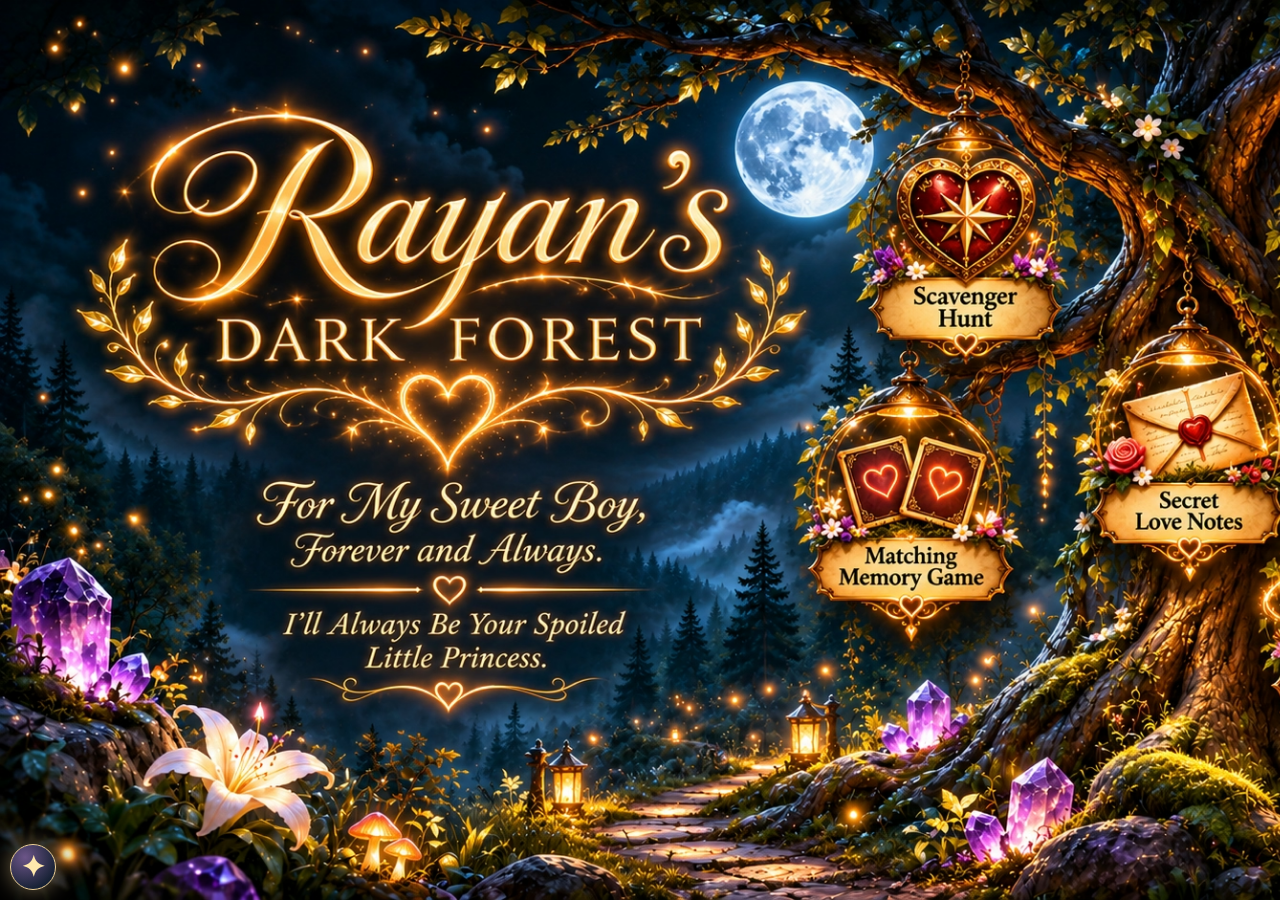
<file: index.html>
<!doctype html>
<html lang="en">
<head>
  <meta charset="utf-8">
  <meta name="viewport" content="width=device-width, initial-scale=1, viewport-fit=cover">
  <meta name="theme-color" content="#050e16">
  <meta name="description" content="Rayan's Dark Forest — a little enchanted world made with love.">
  <title>Rayan's Dark Forest</title>
  <link rel="icon" href="assets/heart.svg" type="image/svg+xml">
  <link rel="preload" href="assets/rayans-dark-forest.avif" as="image" type="image/avif">
  <link rel="stylesheet" href="styles.css">
  <script defer src="script.js"></script>
  <script defer src="forest-shell.js?v=1"></script>
  <link rel="stylesheet" href="forest-music.css?v=6">
  <script defer src="forest-audio-config.js?v=2"></script>
  <script defer src="forest-local-music.js?v=2"></script>
  <script defer src="forest-music.js?v=7"></script>
</head>
<body class="home">
  <main class="forest-viewport" id="forest-viewport">
    <h1 class="visually-hidden">Rayan's Dark Forest</h1>
    <p class="visually-hidden">For My Sweet Boy, Forever and Always. I'll Always Be Your Spoiled Little Princess.</p>
    <div class="forest-scene" id="forest-scene" aria-label="An enchanted moonlit forest with five clickable lanterns in a magical tree">
      <img class="forest-art" src="assets/rayans-dark-forest.avif" width="1671" height="941" fetchpriority="high" draggable="false" alt="Rayan’s Dark Forest, a moonlit enchanted forest with five glowing game lanterns. The dedication reads: For My Sweet Boy, Forever and Always. I’ll Always Be Your Spoiled Little Princess.">
      <div class="magic-dust" id="magic-dust" aria-hidden="true"></div>
      <nav class="lantern-links" aria-label="Choose a forest adventure">
        <a class="lantern lantern-hunt" href="chapters/scavenger-hunt.html" aria-label="Open the Scavenger Hunt"><span class="visually-hidden">Scavenger Hunt</span></a>
        <a class="lantern lantern-words" href="chapters/word-search.html" aria-label="Open the Word Search Puzzle"><span class="visually-hidden">Word Search Puzzle</span></a>
        <a class="lantern lantern-matching" href="chapters/memory-game.html" aria-label="Open the Matching Memory Game"><span class="visually-hidden">Matching Memory Game</span></a>
        <a class="lantern lantern-notes" href="chapters/love-notes.html" aria-label="Open Secret Love Notes"><span class="visually-hidden">Secret Love Notes</span></a>
        <a class="lantern lantern-treasure" href="chapters/treasure-trail.html" aria-label="Open the Mystery Treasure Trail"><span class="visually-hidden">Mystery Treasure Trail</span></a>
      </nav>
    </div>
  </main>
</body>
</html>
</file>
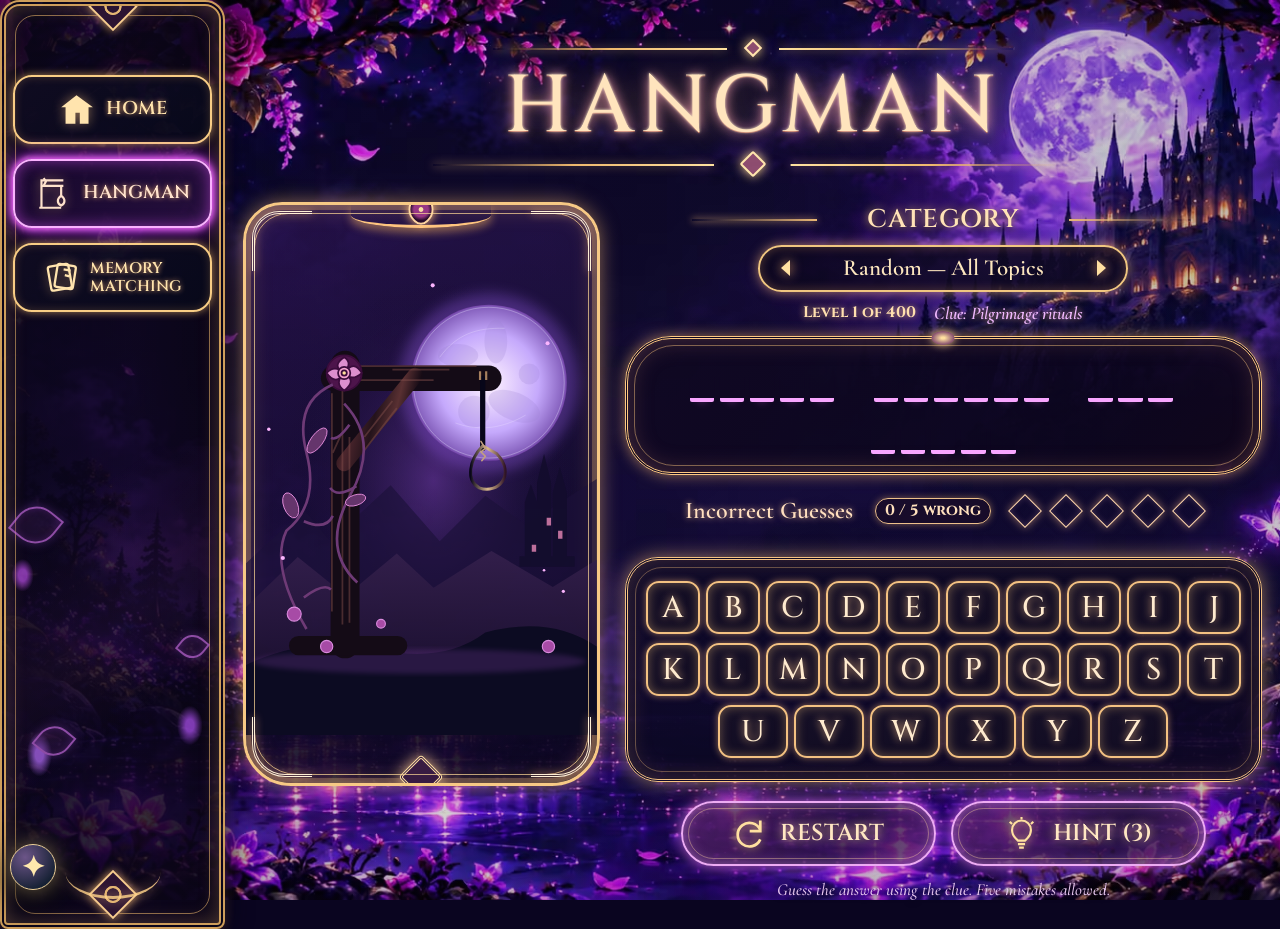
<file: chapters/hangman.html>
<!doctype html>
<html lang="en">
<head>
  <meta charset="utf-8">
  <meta name="viewport" content="width=device-width,initial-scale=1,viewport-fit=cover">
  <meta name="theme-color" content="#120823">
  <meta name="description" content="Play 400 moderate Islamic Hangman levels on Quran, prophets, Seerah, worship, faith, history, places, and Islamic terms.">
  <title>Hangman · Rayan's Dark Forest</title>
  <link rel="icon" href="../assets/heart.svg" type="image/svg+xml">
  <link rel="preconnect" href="https://fonts.googleapis.com">
  <link rel="preconnect" href="https://fonts.gstatic.com" crossorigin>
  <link href="https://fonts.googleapis.com/css2?family=Cinzel:wght@400;500;600;700&family=Cormorant+Garamond:wght@400;500;600;700&display=swap" rel="stylesheet">
  <link rel="preload" href="../assets/hangman-approved-forest.avif" as="image" type="image/avif">
  <link rel="stylesheet" href="../hangman.css?v=3">
  <script defer src="../hangman-phrases.js?v=2"></script>
  <script defer src="../hangman.js?v=3"></script>
  <link rel="stylesheet" href="../forest-music.css?v=6">
  <script defer src="../forest-audio-config.js?v=2"></script>
  <script defer src="../forest-local-music.js?v=2"></script>
  <script defer src="../forest-music.js?v=7"></script>
</head>
<body class="hangman-page">
  <!-- The background is the separately supplied, clean AI forest art.
       All game interface, icons, gallows, and navigation below are REAL DOM/SVG. -->
  <div class="hangman-scene" aria-hidden="true"></div>
  <div id="hangman-confetti" class="hangman-confetti" aria-hidden="true"></div>
  <div class="hangman-layout">
    <aside class="hangman-sidebar" aria-label="Forest navigation">
      <div class="hangman-sidebar-ornate top" aria-hidden="true"></div>
      <nav class="hangman-navigation" aria-label="Game navigation">
        <a class="hangman-nav-button" href="../index.html">
          <svg class="hangman-nav-icon" viewBox="0 0 32 32" fill="none" aria-hidden="true"><path fill="currentColor" d="M16 3 2 14h4v15h9V19h4v10h8V14h4L16 3Z"/></svg>
          <span>HOME</span>
        </a>
        <a class="hangman-nav-button is-active" href="hangman.html" aria-current="page">
          <svg class="hangman-nav-icon" viewBox="0 0 32 32" fill="none" aria-hidden="true" stroke="currentColor" stroke-width="2"><path d="M5 29V4h20M5 9h20M23 9v9M23 18c-4 3-4 7 0 9 4-2 4-6 0-9ZM3 29h20"/><path d="m7 2 2 3-2 4"/></svg>
          <span>HANGMAN</span>
        </a>
        <a class="hangman-nav-button hangman-nav-matching" href="memory-game.html">
          <svg class="hangman-nav-icon" viewBox="0 0 32 32" fill="none" aria-hidden="true" stroke="currentColor" stroke-width="2"><rect x="3" y="7" width="18" height="21" rx="2" transform="rotate(-10 3 7)"/><rect x="12" y="4" width="16" height="20" rx="2" transform="rotate(9 12 4)"/><path d="m17 9 6 1m-5 4 4 1"/></svg>
          <span>MEMORY<br>MATCHING</span>
        </a>
      </nav>
      <div class="hangman-sidebar-vines" aria-hidden="true"><span></span><span></span><span></span></div>
      <div class="hangman-sidebar-ornate bottom" aria-hidden="true"></div>
    </aside>

    <main class="hangman-main">
      <header class="hangman-header">
        <div class="hangman-top-flourish" aria-hidden="true"><span></span></div>
        <h1>HANGMAN</h1>
        <div class="hangman-title-flourish" aria-hidden="true"><span></span></div>
      </header>

      <div class="hangman-play-grid">
        <section class="hangman-illustration-frame" id="hangman-illustration-frame" aria-label="Enchanted Hangman illustration">
          <div class="hangman-frame-corner top-left" aria-hidden="true"></div>
          <div class="hangman-frame-corner top-right" aria-hidden="true"></div>
          <div class="hangman-frame-corner bottom-left" aria-hidden="true"></div>
          <div class="hangman-frame-corner bottom-right" aria-hidden="true"></div>

          <svg id="hangman-illustration" class="hangman-art" viewBox="0 0 400 550" aria-hidden="true" xmlns="http://www.w3.org/2000/svg">
            <defs>
              <radialGradient id="hg-moon"><stop offset="0" stop-color="#fff3ff"/><stop offset=".64" stop-color="#c5a9fc"/><stop offset=".97" stop-color="#8560bd"/><stop offset="1" stop-color="#7141a5"/></radialGradient>
              <radialGradient id="hg-sky"><stop offset="0" stop-color="#733caa" stop-opacity=".56"/><stop offset="1" stop-color="#0c0821" stop-opacity="0"/></radialGradient>
              <linearGradient id="hg-wood" x2="1" y2=".3"><stop stop-color="#0f080b"/><stop offset=".25" stop-color="#4c262d"/><stop offset=".52" stop-color="#24131b"/><stop offset=".78" stop-color="#593032"/><stop offset="1" stop-color="#160b15"/></linearGradient>
              <linearGradient id="hg-rope" x2="1" y2="0"><stop stop-color="#090719"/><stop offset=".5" stop-color="#d9b88c"/><stop offset="1" stop-color="#2f1427"/></linearGradient>
              <linearGradient id="hg-hill" x2="0" y2="1"><stop stop-color="#35204d"/><stop offset="1" stop-color="#0f0820"/></linearGradient>
              <filter id="hg-light"><feGaussianBlur stdDeviation="7"/></filter>
              <filter id="hg-soft"><feGaussianBlur stdDeviation="3"/></filter>
            </defs>
            <ellipse cx="214" cy="260" rx="170" ry="235" fill="url(#hg-sky)"/>
            <circle cx="277" cy="148" r="102" fill="#9b61ef" opacity=".34" filter="url(#hg-light)"/>
            <circle cx="277" cy="148" r="89" fill="url(#hg-moon)"/>
            <g fill="#9d83d2" opacity=".23">
              <ellipse cx="242" cy="117" rx="23" ry="13"/><ellipse cx="306" cy="175" rx="31" ry="16" transform="rotate(22 306 175)"/>
              <ellipse cx="285" cy="101" rx="13" ry="25"/><circle cx="260" cy="181" r="18"/><circle cx="323" cy="138" r="12"/>
            </g>
            <g stroke="#ede3ff" stroke-opacity=".34" fill="none"><circle cx="277" cy="148" r="86" stroke-width="1.1"/><path d="M221 119c19-26 42-34 74-33M239 194c28 10 54 6 80-9" stroke-width="1"/></g>
            <path d="M0 354 66 293 96 329 165 265 221 329 273 277 319 310 400 258v292H0Z" fill="#1d1139" opacity=".65"/>
            <path d="M0 404 59 347 114 391 172 343 214 382 280 340 350 381 400 350v200H0Z" fill="url(#hg-hill)" opacity=".88"/>
            <g fill="#130d2d" opacity=".9">
              <path d="M318 346v-62l7-20 7 20v62M332 348v-86l8-33 8 33v86M350 348v-75l8-29 8 29v75M312 346h63v12h-63z"/>
              <path d="M326 333h5v8h-5zm17-31h5v9h-5zm13 15h5v9h-5z" fill="#cf7aa7"/>
            </g>
            <path d="M0 470q75-35 150-18t123-19q74-20 127 16v101H0Z" fill="#0c0b22"/>
            <ellipse cx="198" cy="466" rx="190" ry="14" fill="#ad55da" opacity=".18" filter="url(#hg-soft)"/>
            <g stroke="#140b16" stroke-linejoin="round" stroke-linecap="round">
              <path d="M113 446V128" stroke-width="33"/><path d="M100 143H277" stroke-width="29"/>
              <path d="M106 149V441" stroke="url(#hg-wood)" stroke-width="23"/>
              <path d="M107 139H276" stroke="url(#hg-wood)" stroke-width="22"/>
              <path d="m112 240 81-100" stroke="url(#hg-wood)" stroke-width="18"/>
              <path d="M60 448H173" stroke-width="22"/><path d="M60 444H173" stroke="url(#hg-wood)" stroke-width="16"/>
            </g>
            <g stroke="#7f4c49" fill="none" opacity=".5" stroke-width="2">
              <path d="M98 160v249m12-260v275m8-214v212m-19-194 10-22"/>
              <path d="M122 129h141m-96 4h65M124 145h90"/>
              <path d="m135 210 32-41m-32 56 37-48"/>
            </g>
            <g stroke="#070619" stroke-width="6" stroke-linecap="round"><path d="M270 143V223"/></g>
            <g stroke="url(#hg-rope)" stroke-width="3.4" stroke-linecap="round" fill="none">
              <path d="M270 143V222"/>
              <path d="M270 220c-15 16-20 39-4 48 21 8 43-15 20-39l-16-9"/>
              <path d="m268 215 5 8-5 4 5 5-4 5" stroke="#c3a07f" stroke-width="1.8"/>
            </g>
            <g fill="none" stroke="#b68d66" stroke-width="2.5" opacity=".9"><path d="M267 145v-10m7 10v-10"/></g>
            <g fill="#dd8fce" stroke="#3b0c3c" stroke-width="2">
              <circle cx="112" cy="137" r="20" fill="#4d144b"/>
              <path d="M112 119q10 6 0 18-15-8 0-18Z"/>
              <path d="M132 137q-11 10-20 0 11-16 20 0Z"/>
              <path d="M112 157q-12-9 0-20 15 9 0 20Z"/>
              <path d="M92 137q9-10 20 0-9 15-20 0Z"/>
              <circle cx="112" cy="137" r="7" fill="#f4a4d0"/>
              <circle cx="112" cy="137" r="3" fill="#ffe09b"/>
            </g>
            <g fill="none" stroke="#6e3a76" stroke-width="3">
              <path d="M99 150q-45 20-30 78t-23 89q-19 40 23 112"/>
              <path d="M112 172q41 43 7 104t8 100"/>
              <path d="M118 196q-14 19-21 15m29 55q-22 14-30 2m-30 38q25 11 33-6m-33 93q23-17 31-9"/>
            </g>
            <g fill="#65356c" stroke="#e48cdb" stroke-width="1"><ellipse cx="81" cy="214" rx="7" ry="17" transform="rotate(36 81 214)"/><ellipse cx="51" cy="288" rx="8" ry="15" transform="rotate(-21 51 288)"/><ellipse cx="125" cy="282" rx="12" ry="6" transform="rotate(-18 125 282)"/></g>
            <g fill="#a74ba6" stroke="#d98add" stroke-width="1.3">
              <circle cx="55" cy="412" r="8"/><circle cx="154" cy="423" r="5"/><circle cx="92" cy="449" r="7"/><circle cx="345" cy="449" r="7"/>
            </g>
            <g fill="#fbb5fe">
              <circle cx="26" cy="201" r="2"/><circle cx="344" cy="103" r="2.3"/><circle cx="213" cy="37" r="2.3"/>
              <circle cx="340" cy="362" r="1.5"/><circle cx="42" cy="348" r="2.4"/><circle cx="362" cy="386" r="1.8"/>
            </g>
            <!-- Later wrong guesses reveal a separate, real SVG figure, not an image hotspot. -->
            <g class="hangman-drawing-stage" data-hang-stage="1"><circle cx="273" cy="283" r="18" fill="none" stroke="#f9cef9" stroke-width="5"/></g>
            <g class="hangman-drawing-stage" data-hang-stage="2"><path d="M273 303v70" fill="none" stroke="#f9cef9" stroke-width="5" stroke-linecap="round"/></g>
            <g class="hangman-drawing-stage" data-hang-stage="3"><path d="m272 321-35 33" fill="none" stroke="#f9cef9" stroke-width="5" stroke-linecap="round"/></g>
            <g class="hangman-drawing-stage" data-hang-stage="4"><path d="m273 321 35 33" fill="none" stroke="#f9cef9" stroke-width="5" stroke-linecap="round"/></g>
            <g class="hangman-drawing-stage" data-hang-stage="5"><path d="m273 371-28 42m28-42 28 42" fill="none" stroke="#f9cef9" stroke-width="5" stroke-linecap="round"/></g>
          </svg>
          <span class="hangman-art-rose" aria-hidden="true"></span>
          <span class="hangman-art-bottom-flourish" aria-hidden="true"></span>
        </section>

        <section class="hangman-board" aria-label="Hangman puzzle controls">
          <div class="hangman-category-group">
            <h2 class="hangman-category-title"><span> </span>CATEGORY<span> </span></h2>
            <div class="hangman-category-select" role="group" aria-label="Choose a category">
              <button type="button" class="hangman-category-arrow" id="hangman-category-prev" aria-label="Previous category"><svg viewBox="0 0 20 20" aria-hidden="true"><path d="m14 2-9 8 9 8z"/></svg></button>
              <span id="hangman-category-name" aria-live="polite">Random</span>
              <button type="button" class="hangman-category-arrow" id="hangman-category-next" aria-label="Next category"><svg viewBox="0 0 20 20" aria-hidden="true"><path d="m6 2 9 8-9 8z"/></svg></button>
            </div>
          </div>

          <div class="hangman-level-meta" role="group" aria-label="Islamic Hangman level and clue">
            <span id="hangman-level-label" class="hangman-level-number">Level 1 of 400</span>
            <span id="hangman-level-topic" class="hangman-level-topic">Islamic knowledge</span>
          </div>

          <section class="hangman-answer-frame" id="hangman-answer-frame" aria-label="Hidden word or sentence">
            <div class="hangman-frame-ornament" aria-hidden="true"></div>
            <div id="hangman-word" class="hangman-word" aria-label="Puzzle letter spaces"></div>
          </section>
          <section class="hangman-result" id="hangman-result" role="region" aria-label="Level result" aria-live="polite" hidden>
            <span class="hangman-result-title" id="hangman-result-title"></span>
            <p class="hangman-result-message" id="hangman-result-message"></p>
            <button type="button" class="hangman-next-level" id="hangman-next" hidden>MOVE TO NEXT LEVEL</button>
          </section>
          <div class="hangman-errors" aria-label="Incorrect guesses">
            <span class="hangman-errors-label">Incorrect Guesses</span>
            <span class="hangman-wrong-count" id="hangman-wrong-count" role="status" aria-live="polite">0 / 5 wrong</span>
            <div id="hangman-wrong-track" class="hangman-wrong-track" role="group" aria-label="Five incorrect guesses allowed"></div>
          </div>

          <section class="hangman-keyboard-frame" aria-label="Letter keyboard">
            <div id="hangman-keyboard" class="hangman-keyboard"></div>
          </section>

          <div class="hangman-actions">
            <button id="hangman-restart" class="hangman-action-button" type="button">
              <svg viewBox="0 0 28 28" fill="none" stroke="currentColor" stroke-width="2.3" aria-hidden="true"><path d="M24 11a10 10 0 1 0 0 8M24 3v9h-9"/></svg>
              <span>RESTART</span>
            </button>
            <button id="hangman-hint" class="hangman-action-button" type="button">
              <svg viewBox="0 0 28 28" fill="none" stroke="currentColor" stroke-width="1.8" aria-hidden="true"><path d="M9 18c-2-2-3-4-3-7a8 8 0 0 1 16 0c0 3-1 5-3 7l-2 2H11zM11 23h6m-5 3h4M14 0v2M4 4l2 2M24 4l-2 2"/></svg>
              <span>HINT <span class="hangman-hint-count">(3)</span></span>
            </button>
          </div>
          <p class="hangman-status" id="hangman-status" role="status" aria-live="polite">Explore 400 Islamic Hangman puzzles.</p>
        </section>
      </div>
    </main>
  </div>
</body>
</html>
</file>
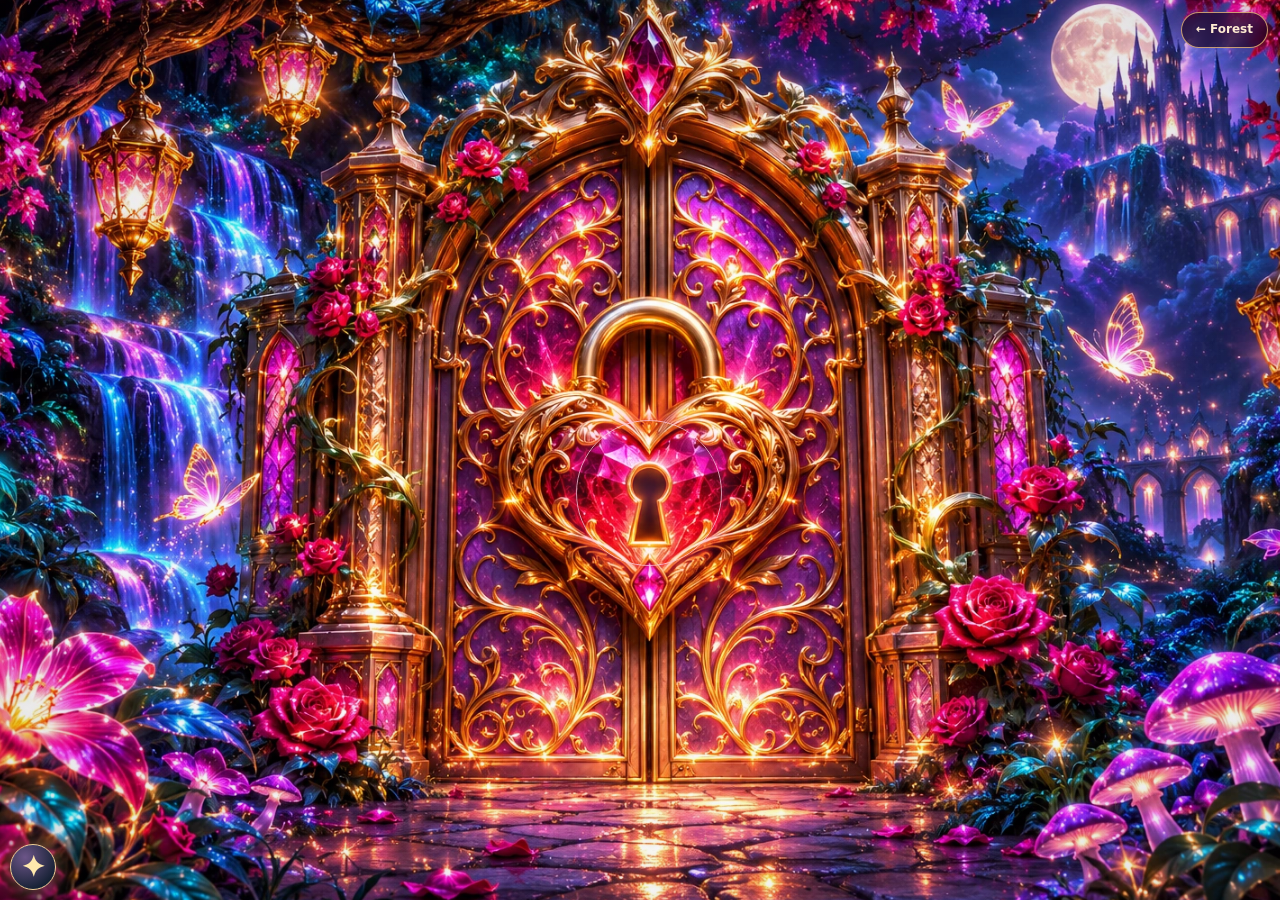
<file: chapters/heartkeeper.html>
<!doctype html>
<html lang="en">
<head>
<meta charset="utf-8">
<meta name="viewport" content="width=device-width,initial-scale=1,viewport-fit=cover">
<meta name="theme-color" content="#15061c">
<meta name="description" content="The Last Heartkeeper — a secret enchanted adventure inside Rayan's Dark Forest.">
<title>The Last Heartkeeper · Rayan's Dark Forest</title><link rel="preload" href="../assets/heartkeeper/kingdom.webp" as="image" type="image/webp">
<link rel="stylesheet" href="../heartkeeper.css">
<script defer src="../heartkeeper.js?v=20261115-final-letter-cleanup"></script>
</head>
<script>try{if(sessionStorage.getItem('heartkeeper-code-unlocked')!=='yes')window.location.replace('treasure-trail.html')}catch{}</script>
</head>
<body>
<svg class="sprite" aria-hidden="true" xmlns="http://www.w3.org/2000/svg">
<symbol id="ic-heart" viewBox="0 0 64 64"><path d="M32 54C22 47 6 35 6 21 6 9 20 5 32 20 44 5 58 9 58 21c0 14-16 26-26 33Z"/><path d="M32 22v21M22 32l10 11 10-11" opacity=".55"/></symbol>
<symbol id="ic-moon" viewBox="0 0 64 64"><path d="M47 7A28 28 0 1 0 57 51 29 29 0 0 1 47 7Z"/><path d="m46 22 3-6 3 6 6 3-6 3-3 6-3-6-6-3Z"/></symbol>
<symbol id="ic-star" viewBox="0 0 64 64"><path d="m32 5 8.1 17.3L59 25l-13.5 13 3.3 19L32 47.8 15.2 57l3.3-19L5 25l18.9-2.7Z"/><path d="M32 13v22m-10-8h20" opacity=".5"/></symbol>
<symbol id="ic-rose" viewBox="0 0 64 64"><path d="M33 50C15 47 9 38 15 26c4-9 15-15 25-10 9 4 11 15 5 23-5 6-14 8-20 4-8-6-5-19 4-20 9-1 12 10 5 13"/><path d="M33 50v12m0-5-12-6m12 4 12-9"/></symbol>
<symbol id="ic-hourglass" viewBox="0 0 64 64"><path d="M13 6h38M13 58h38M17 7v8c0 11 15 15 15 17S17 38 17 49v8M47 7v8c0 11-15 15-15 17s15 6 15 17v8"/><path d="m21 16 11 12 11-12M21 51l11-12 11 12" opacity=".65"/></symbol>
<symbol id="ic-key" viewBox="0 0 64 64"><path d="M24 22C7 11 8 3 20 6c5 1 7 6 12 12 5-6 7-11 12-12 12-3 13 5-4 16-3 3-8 5-8 5s-5-2-8-5Z"/><path d="M32 27v31m0-8h12v-7h-7v-7h7"/></symbol>
<symbol id="ic-crown" viewBox="0 0 64 64"><path d="m8 45-4-32 17 15 11-22 11 22 17-15-4 32Z"/><path d="M8 49h48v9H8Zm24-33v15M16 40h32"/></symbol>
<symbol id="ic-shield" viewBox="0 0 64 64"><path d="m32 5 23 9v17c0 14-11 22-23 28C20 53 9 45 9 31V14Z"/><path d="M32 17v30M20 31h24"/></symbol>
<symbol id="ic-butterfly" viewBox="0 0 64 64"><path d="M32 31C18 8 5 12 7 26c1 8 9 12 19 9C12 40 9 52 20 55c8 2 12-10 12-19 0 9 4 21 12 19 11-3 8-15-6-20 10 3 18-1 19-9 2-14-11-18-25 5Z"/><path d="M32 24v25m-2-25-7-11m11 11 7-11"/></symbol>
<symbol id="ic-wing" viewBox="0 0 64 64"><path d="M51 6C35 8 16 12 11 31c-4 15 8 25 21 17C46 39 41 19 51 6Z"/><path d="M15 42 46 14M24 36l-8-14M31 29l-5-16"/></symbol>
<symbol id="ic-back" viewBox="0 0 64 64"><path d="m35 12-21 20 21 20M15 32h35"/></symbol>
<symbol id="ic-book" viewBox="0 0 64 64"><path d="M32 14C20 7 9 9 5 12v36c11-5 20-2 27 5 7-7 16-10 27-5V12c-4-3-15-5-27 2Zm0 0v39M12 21c7-2 11-1 15 1m-15 8c7-2 11-1 15 1m10-9c5-2 11-3 15-1m-15 10c5-2 11-3 15-1"/></symbol>
<symbol id="ic-sound" viewBox="0 0 64 64"><path d="M11 25h11l15-13v40L22 39H11Zm35-7c9 7 9 21 0 28m5-37c15 11 15 35 0 46"/></symbol>
<symbol id="ic-mute" viewBox="0 0 64 64"><path d="M11 25h11l15-13v40L22 39H11Zm34-8 15 30m0-30L45 47"/></symbol>
<symbol id="ic-spark" viewBox="0 0 64 64"><path d="M32 3 39 25l22 7-22 7-7 22-7-22-22-7 22-7Z"/><path d="M50 7v10m-5-5h10M8 50v10m-5-5h10"/></symbol>
<symbol id="ic-check" viewBox="0 0 64 64"><path d="m9 32 15 15L55 15"/></symbol>
<symbol id="ic-next" viewBox="0 0 64 64"><path d="m25 12 20 20-20 20M16 32h29"/></symbol>
<symbol id="ic-left" viewBox="0 0 64 64"><path d="M51 31H12m0 0 18-18M12 31l18 18"/></symbol>
<symbol id="ic-right" viewBox="0 0 64 64"><path d="M13 31h39m0 0L34 13m18 18L34 49"/></symbol>
<symbol id="ic-help" viewBox="0 0 64 64"><circle cx="32" cy="32" r="26"/><path d="M23 22c2-10 19-12 20 1 1 7-10 9-10 16"/><circle cx="32" cy="47" r="2" fill="currentColor" stroke="none"/></symbol>
<symbol id="ic-compass" viewBox="0 0 64 64"><circle cx="32" cy="32" r="27"/><path d="m23 23 23-6-6 23-23 6Z"/><path d="m23 23 17 17"/></symbol>
<symbol id="ic-petal" viewBox="0 0 64 64"><path d="M32 54C11 44 5 24 19 10c12-12 31-7 35 10C57 34 47 47 32 54Z"/><path d="M32 54c4-20 10-29 19-34"/></symbol>
</svg>
<main id="app" class="app scene-kingdom">
  <div class="world-scroll" id="world-scroll" tabindex="0" aria-label="Enchanted world; swipe sideways on narrow screens to explore">
    <div class="world" id="world">
      <img class="scene-art" id="scene-art" src="../assets/heartkeeper/kingdom.webp" alt="A moonlit kingdom, with a chained crystal heart, gilded hourglass, and swirling portal" draggable="false">
      <img class="depth-near" id="depth-near" src="../assets/heartkeeper/kingdom.webp" alt="" aria-hidden="true" draggable="false"><div class="depth-light" id="depth-light" aria-hidden="true"></div><div class="depth-petals" id="depth-petals" aria-hidden="true"></div>
      <div class="art-dim" id="art-dim"></div><div class="magic-fog"></div><div class="magic-aurora"></div>
      <div class="spark-field" id="spark-field" aria-hidden="true"></div>
      <div class="world-hotspots" id="world-hotspots"></div>
      <div class="world-glow" id="world-glow"></div>
    </div>
  </div>
  <div class="vignette" aria-hidden="true"></div>
  <header class="hud" aria-label="Adventure controls">
    <button class="hud-crest" id="home-btn" aria-label="Return to the enchanted kingdom"><svg><use href="#ic-heart"/></svg></button>
    <div class="hud-title"><small>RAYAN'S DARK FOREST</small><strong>THE LAST HEARTKEEPER</strong></div>
    <div class="hud-actions">
      <button id="help-btn" class="hud-button hud-square" title="How to play" aria-label="How to play"><svg><use href="#ic-help"/></svg></button>
      <a id="forest-link" class="hud-button" href="../index.html" aria-label="Return to Rayan’s Dark Forest"><svg><use href="#ic-back"/></svg><span>FOREST</span></a>
      <button id="journal-btn" class="hud-button" title="Open journal" aria-label="Open quest journal"><svg><use href="#ic-book"/></svg><span>JOURNAL</span></button>
      <button id="sound-btn" class="hud-button hud-square" title="Toggle magical sound" aria-label="Toggle magical sound"><svg id="sound-icon"><use href="#ic-mute"/></svg></button>
    </div>
  </header>
  <aside class="chapter-meter" id="chapter-meter" aria-label="Collected relics">
    <div class="relic" data-relic="moon" title="Crescent of Remembrance"><svg><use href="#ic-moon"/></svg></div>
    <div class="relic" data-relic="hourglass" title="Hourglass of Tomorrow"><svg><use href="#ic-hourglass"/></svg></div>
    <div class="relic" data-relic="key" title="Key of the Heart"><svg><use href="#ic-key"/></svg></div>
  </aside>
  <div class="chapter-stamp" id="chapter-stamp" aria-hidden="true"></div>
  <div class="battle-impact" id="battle-impact" aria-hidden="true"></div>
  <section class="battle-console" id="battle-console" aria-label="The Eclipse Warden battle" hidden><div id="battle-ui"></div></section>
  <section class="story-card" id="story-card" aria-live="polite">
    <div class="story-ornament"><span></span><svg><use href="#ic-spark"/></svg><span></span></div>
    <p class="story-eyebrow" id="story-eyebrow">THE FORGOTTEN KINGDOM</p>
    <h1 id="story-title">The Last Heartkeeper</h1>
    <p class="story-copy" id="story-copy">Beyond the final door lies the kingdom that has been waiting for you. Its heart is chained. Its magic is fading. Only one Heartkeeper can set it free.</p>
    <div class="story-actions" id="story-actions"></div>
  </section>
  <div class="quest-ribbon" id="quest-ribbon" hidden><svg><use href="#ic-compass"/></svg><span id="quest-text"></span><button id="quest-help" type="button" aria-label="How to complete this objective"><svg><use href="#ic-help"/></svg></button></div>
  <div class="mobile-swipe" id="mobile-swipe" aria-hidden="true">DRAG THE PAINTING TO EXPLORE</div>
  <div id="toast" class="toast" role="status" aria-live="polite"></div>
  <div class="curtain" id="curtain"></div>
  <div class="popback" id="popback" hidden></div>
  <section class="dialog" id="dialog" role="dialog" aria-modal="true" aria-labelledby="dialog-title" hidden>
    <div class="dialog-inner">
      <button class="dialog-close" id="dialog-close" type="button" aria-label="Close"><span>×</span></button>
      <div class="dialog-rule"><svg><use href="#ic-spark"/></svg></div>
      <p class="dialog-eyebrow" id="dialog-eyebrow"></p>
      <h2 id="dialog-title"></h2>
      <p id="dialog-lead" class="dialog-lead"></p>
      <div id="dialog-body" class="dialog-body"></div>
      <div class="dialog-footer" id="dialog-footer"></div>
    </div>
  </section>
  <div class="confetti" id="confetti" aria-hidden="true"></div>
</main></body>
</html>
</file>
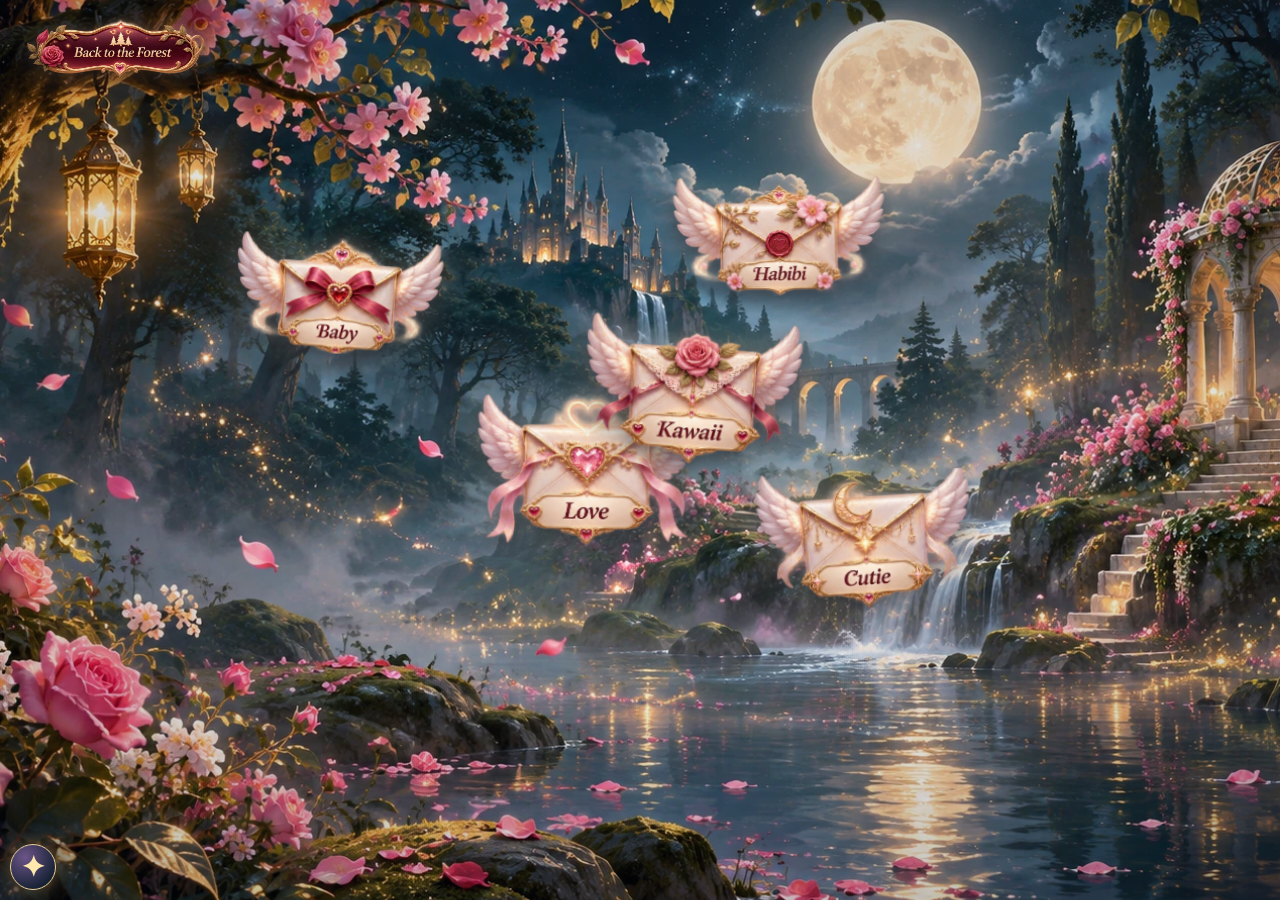
<file: chapters/love-notes.html>
<!doctype html>
<html lang="en">
<head>
  <meta charset="utf-8">
  <meta name="viewport" content="width=device-width,initial-scale=1,viewport-fit=cover">
  <meta name="theme-color" content="#0c1824">
  <meta name="description" content="Five winged love letters flying around an enchanted midnight garden. Catch each letter twice to open its secret page.">
  <title>Secret Love Notes · Rayan's Dark Forest</title>
  <link rel="icon" href="../assets/heart.svg" type="image/svg+xml">
  <link rel="preload" href="../assets/love-notes-romantic-garden.webp" as="image" type="image/webp">
  <link rel="stylesheet" href="../love-notes.css">
  <script defer src="../love-notes.js"></script>
  <link rel="stylesheet" href="../forest-music.css?v=6">
  <script defer src="../forest-audio-config.js?v=2"></script>
  <script defer src="../forest-local-music.js?v=2"></script>
  <script defer src="../forest-music.js?v=7"></script>
</head>
<body class="love-notes-page">
  <main id="love-chase" class="love-chase" aria-labelledby="love-page-title">
    <h1 id="love-page-title" class="love-sr-only">Secret Love Notes</h1>
    <p class="love-sr-only">Five letters fly all over the screen. Catch the same letter twice to open its empty note page. The first catch makes it fly much faster.</p>
    <div class="love-scenery" aria-hidden="true"></div>
    <div class="love-glimmer" id="love-glimmer" aria-hidden="true"></div>
    <a href="../index.html" class="love-exit" aria-label="Back to Rayan's Dark Forest">
      <img src="../assets/love-notes-back.webp" alt="" width="702" height="236">
    </a>
    <nav class="love-letter-playfield" id="love-letter-playfield" aria-label="Flying love letters">
      <a class="chase-letter" href="love-notes/baby.html" data-letter="baby" aria-label="Baby. Catch twice to open."><img src="../assets/love-note-baby.webp" width="584" height="304" draggable="false" alt="Baby"></a>
      <a class="chase-letter" href="love-notes/habibi.html" data-letter="habibi" aria-label="Habibi. Catch twice to open."><img src="../assets/love-note-habibi.webp" width="573" height="305" draggable="false" alt="Habibi"></a>
      <a class="chase-letter" href="love-notes/cutie.html" data-letter="cutie" aria-label="Cutie. Catch twice to open."><img src="../assets/love-note-cutie.webp" width="490" height="332" draggable="false" alt="Cutie"></a>
      <a class="chase-letter" href="love-notes/love.html" data-letter="love" aria-label="Love. Catch twice to open."><img src="../assets/love-note-love.webp" width="471" height="329" draggable="false" alt="Love"></a>
      <a class="chase-letter" href="love-notes/kawaii.html" data-letter="kawaii" aria-label="Kawaii. Catch twice to open."><img src="../assets/love-note-kawaii.webp" width="484" height="328" draggable="false" alt="Kawaii"></a>
    </nav>
    <span class="love-sr-only" id="love-announcer" role="status" aria-live="polite" aria-atomic="true"></span>
  </main>
</body>
</html>
</file>
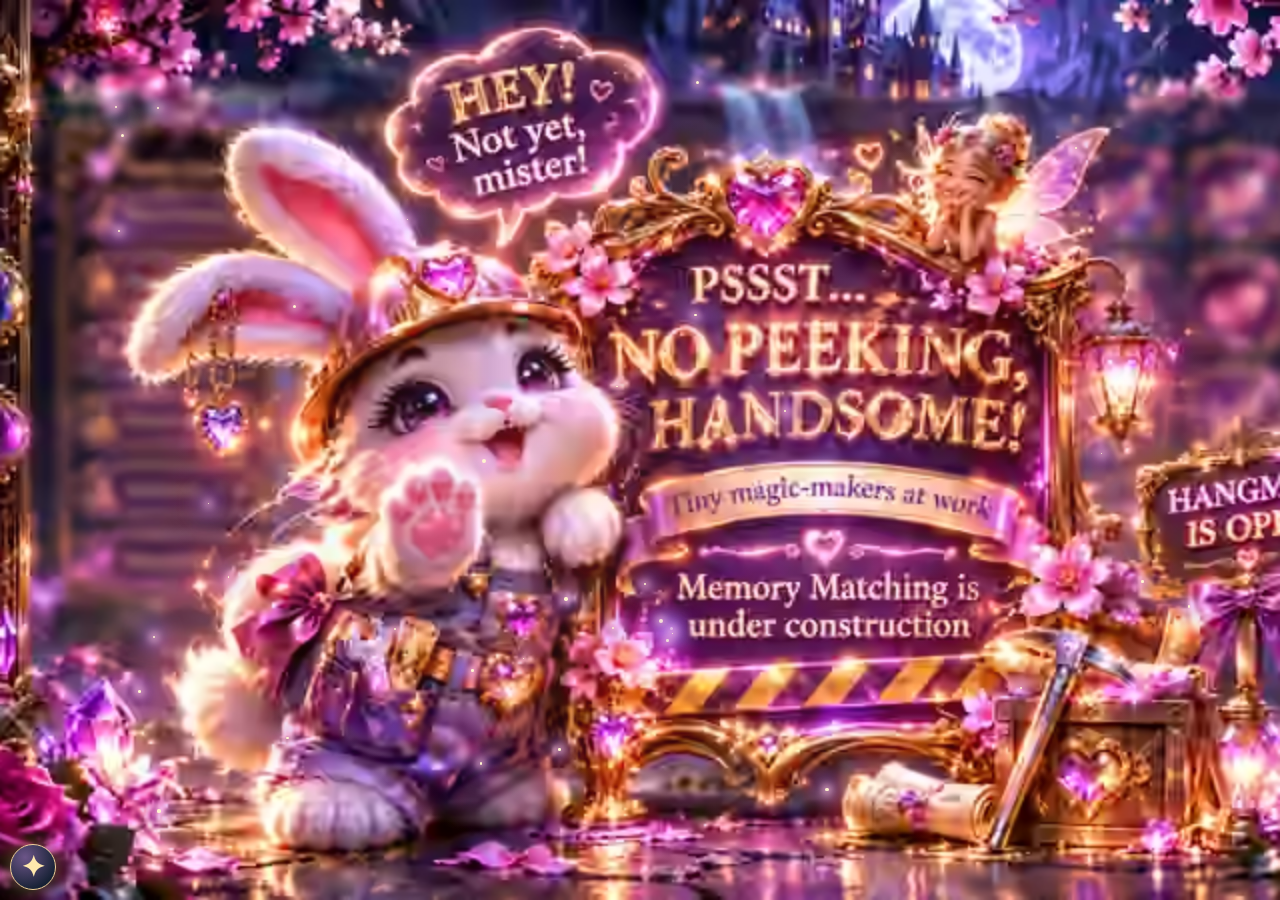
<file: chapters/memory-game.html>
<!doctype html>
<html lang="en">
<head>
  <meta charset="utf-8">
  <meta name="viewport" content="width=device-width,initial-scale=1,viewport-fit=cover">
  <meta name="theme-color" content="#080418">
  <meta name="description" content="Rayan's Dark Forest — magical artwork-to-name Memory Matching in eight enchanted worlds.">
  <title>Memory Matching · Rayan's Dark Forest</title>
  <link rel="icon" href="../assets/heart.svg" type="image/svg+xml">
  <link rel="preconnect" href="https://fonts.googleapis.com">
  <link rel="preconnect" href="https://fonts.gstatic.com" crossorigin>
  <link href="https://fonts.googleapis.com/css2?family=Cinzel:wght@400;500;600;700&family=Cormorant+Garamond:ital,wght@0,400;0,500;0,600;1,400;1,500;1,600&display=swap" rel="stylesheet">
  <link rel="preload" href="../assets/memory-gothic-citadel.avif" as="image" type="image/avif">
  <link rel="preload" href="../assets/memory-approved-ai-icons.webp" as="image" type="image/webp">
  <link rel="stylesheet" href="../memory-matching.css?v=16">
  <link rel="stylesheet" href="../memory-construction.css?v=2">
  <script defer src="../memory-matching-data.js?v=23"></script>
  <script defer src="../memory-matching.js?v=17"></script>
  <script defer src="../memory-construction.js?v=2"></script>
  <link rel="stylesheet" href="../forest-music.css?v=6">
  <script defer src="../forest-audio-config.js?v=2"></script>
  <script defer src="../forest-local-music.js?v=2"></script>
  <script defer src="../forest-music.js?v=7"></script>
</head>
<body class="memory-under-construction">
  <!-- ONLY the scene is an image. Titles, categories, rounds, artworks and names are live elements. -->
  <div class="memory-scenery" aria-hidden="true"></div>
  <div class="memory-sparkles" id="memory-sparkles" aria-hidden="true"></div>
  <div class="memory-layout" inert aria-hidden="true">
    <aside class="memory-rail" aria-label="Forest navigation">
      <a class="memory-crest" href="../index.html" aria-label="Rayan's Dark Forest home">
        <span class="memory-crest-crown" aria-hidden="true">♛</span>
        <span class="memory-crest-letter" aria-hidden="true">R</span>
        <span class="memory-crest-leaves" aria-hidden="true">❧ ✦ ❧</span>
      </a>
      <nav class="memory-rail-nav" aria-label="Other pages">
        <a class="memory-home-button" href="../index.html"><span aria-hidden="true">⌂</span> HOME</a>
        <a class="memory-home-button memory-hangman-button" href="hangman.html">HANGMAN</a>
      </nav>
      <button id="memory-sound" class="memory-sound" type="button" aria-pressed="true" aria-label="Turn magical sounds off">
        <span aria-hidden="true">♫</span><span id="memory-sound-label">Sound on</span>
      </button>
    </aside>

    <main class="memory-main">
      <header class="memory-heading">
        <a href="../index.html" class="memory-heading-link"><h1>Rayan's Dark Forest</h1></a>
        <div class="memory-title-row"><span aria-hidden="true">✦</span><h2>Memory Matching</h2><span aria-hidden="true">✦</span></div>
        <p>Match each artwork to its correct name.</p>
      </header>

      <div class="memory-content">
        <section class="memory-categories" aria-labelledby="memory-category-heading">
          <div class="memory-categories-crown" aria-hidden="true">♛</div>
          <h2 id="memory-category-heading">CHOOSE A CATEGORY</h2>
          <div class="memory-categories-decoration" aria-hidden="true">❧ ── ✦ ── ❧</div>
          <nav id="memory-worlds" class="memory-world-list" aria-label="Choose a category"></nav>
          
        </section>

        <section class="memory-game" aria-labelledby="memory-world-title">
          <header class="memory-game-top">
            <div class="memory-selected-world">
              <span class="memory-world-emblem" id="memory-world-emblem" aria-hidden="true"></span>
              <h2 id="memory-world-title">Hollow Knight</h2>
            </div>
            <div class="memory-round-label" id="memory-round-label">Round 1 of 5</div>
            <nav id="memory-rounds" class="memory-rounds" aria-label="Choose a round"></nav>
          </header>

          <p class="memory-board-swipe-note">Swipe sideways between the artworks and names</p>
          <div class="memory-board-viewport" id="memory-board-viewport" tabindex="0" aria-label="Matching board; scroll sideways on small screens to see all pictures and names">
            <div class="memory-matching-board" id="memory-board">
              <ol class="memory-match-list memory-gifs" id="memory-gif-list" aria-label="artwork clues"></ol>
              <div class="memory-center-lane" aria-hidden="true"></div>
              <ol class="memory-match-list memory-names" id="memory-name-list" aria-label="Name choices"></ol>
              <svg id="memory-connections" class="memory-connections" aria-hidden="true"></svg>
            </div>
          </div>

          <div class="memory-footer-badge">
            <span class="memory-footer-crown" aria-hidden="true">♛</span>
            <div class="memory-footer-badge-label"><span aria-hidden="true">✦</span> <span>10 Matches per Round</span> <span aria-hidden="true">✦</span></div>
          </div>
          <div class="memory-small-actions">
            <button id="memory-shuffle" class="memory-small-button" type="button">⤨ Shuffle</button>
            <span id="memory-progress" class="memory-progress" role="status" aria-live="polite">0 / 10 matched</span>
          </div>
          <p id="memory-feedback" class="memory-feedback" role="status" aria-live="polite">All artwork and name spaces are ready to fill.</p>
        </section>
      </div>
    </main>
  </div>
  <div id="memory-dialog-root"></div>
</body>
</html>
</file>
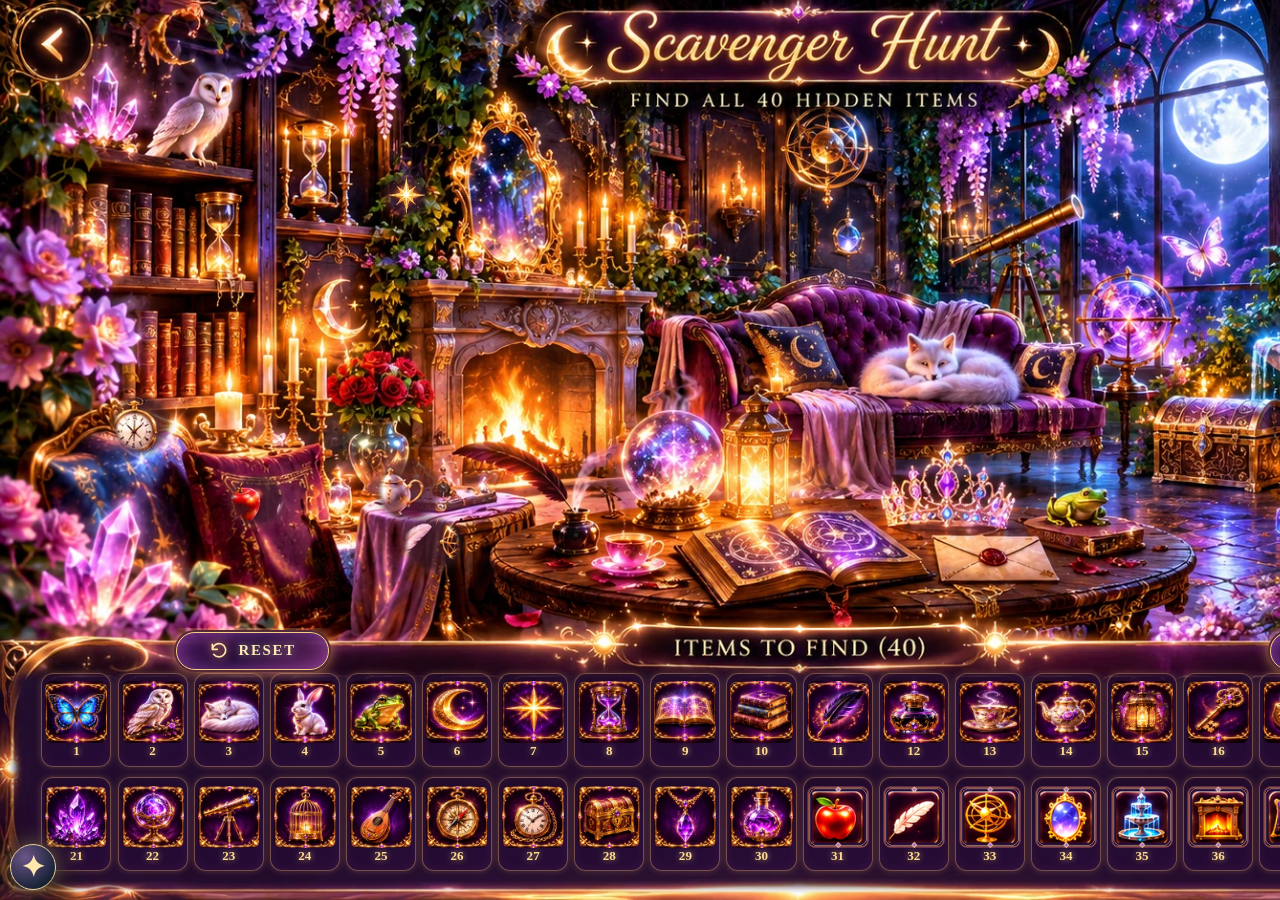
<file: chapters/scavenger-hunt.html>
<!doctype html>
<html lang="en">
<head>
  <meta charset="utf-8">
  <meta name="viewport" content="width=device-width,initial-scale=1,viewport-fit=cover">
  <meta name="theme-color" content="#120821">
  <meta name="description" content="Find 40 magical treasures in an enchanted study, then chase a mischievous secret letter.">
  <title>Scavenger Hunt · Rayan's Dark Forest</title>
  <link rel="icon" type="image/svg+xml" href="../assets/heart.svg">
  <link rel="preload" as="image" type="image/webp" href="../assets/scavenger-hunt/scene.webp">
  <link rel="stylesheet" href="../scavenger-hunt.css?v=3">
  <script defer src="../scavenger-hunt-data.js"></script>
  <script defer src="../scavenger-hunt.js?v=4"></script>
  <link rel="stylesheet" href="../forest-music.css?v=6">
  <script defer src="../forest-audio-config.js?v=2"></script>
  <script defer src="../forest-local-music.js?v=2"></script>
  <script defer src="../forest-music.js?v=7"></script>
</head>
<body class="hunt-page">
  <main class="hunt-viewport" aria-label="The enchanted scavenger hunt">
    <div id="hunt-scroll" class="hunt-scroll" tabindex="0" aria-label="Scrollable enchanted scavenger hunt illustration and object inventory">
      <div class="hunt-world" id="hunt-world">
        <section class="hunt-scene" id="hunt-scene" aria-label="Enchanted study: search for the 40 illustrated objects">
          <img class="hunt-scene-art" src="../assets/scavenger-hunt/scene.webp" width="1672" height="657" alt="Moonlit enchanted study with purple velvet furniture, fireplace, flowers, treasures, fountains, and hidden curiosities" draggable="false">
          <div class="hunt-glow hunt-glow-fire" aria-hidden="true"></div>
          <div class="hunt-glow hunt-glow-moon" aria-hidden="true"></div>
          <div class="hunt-dust" id="hunt-dust" aria-hidden="true"></div>
          <div id="hunt-props" class="hunt-props" aria-hidden="true"></div>
          <div class="hunt-targets" id="hunt-targets"></div>
          <a class="hunt-back" href="../index.html" aria-label="Back to Rayan's Dark Forest" title="Back to the Forest"></a>
          <div class="hunt-scene-progress" aria-live="polite"><strong id="hunt-progress">0 / 40</strong><span>FOUND</span></div>
        </section>
        <section id="hunt-inventory" class="hunt-inventory" aria-label="40 treasures to find">
          <h1 class="sr-only">Scavenger Hunt — 40 hidden objects</h1>
          <h2 class="sr-only">Items to find</h2>
          <div class="hunt-actions" aria-label="Scavenger Hunt actions">
            <button class="hunt-action hunt-reset" id="hunt-reset" type="button" title="Reset all 40 found items">
              <svg viewBox="0 0 24 24" aria-hidden="true" focusable="false"><path d="M4 10a8 8 0 1 1 1.6 6M4 4v6h6"/></svg>
              <span>RESET</span>
            </button>
            <button class="hunt-action hunt-shuffle" id="hunt-shuffle" type="button" title="Shuffle the item tray without moving hidden objects">
              <svg viewBox="0 0 24 24" aria-hidden="true" focusable="false"><path d="M3 6h3c5 0 7 12 12 12h3M17 15l4 3-4 3M3 18h3c2.6 0 4.4-2.8 6-6M15 6h6m-4-3 4 3-4 3"/></svg>
              <span>SHUFFLE</span>
            </button>
          </div>
          <div class="hunt-inventory-items" id="hunt-items"></div>
        </section>
      </div>
    </div>
    <div class="hunt-mobile-progress" aria-hidden="true"><span id="hunt-mobile-count">0 / 40</span> FOUND</div>
    <p class="hunt-mobile-tip" id="hunt-mobile-tip">Swipe sideways to explore the room and the treasures below.</p>
    <div id="hunt-item-preview" class="hunt-item-preview" role="dialog" aria-modal="true" aria-labelledby="hunt-preview-name" hidden>
      <div class="hunt-preview-card">
        <button type="button" id="hunt-preview-close" class="hunt-preview-close" aria-label="Close object preview">×</button>
        <span class="hunt-preview-art" id="hunt-preview-art" aria-hidden="true"></span>
        <strong class="hunt-preview-name" id="hunt-preview-name"></strong>
        <p class="hunt-preview-guide" id="hunt-preview-guide">Find this object in the enchanted study.</p>
      </div>
    </div>
    <div class="hunt-found-toast" id="hunt-toast" role="status" aria-live="polite"></div>
    <section id="hunt-finale" class="hunt-finale" aria-label="Magical envelope surprise" aria-hidden="true">
      <div class="hunt-finale-sparkles" id="hunt-finale-sparkles" aria-hidden="true"></div>
      <div class="hunt-chase-message" id="hunt-chase-message" role="status" aria-live="polite"></div>
      <button id="hunt-envelope" class="hunt-envelope" type="button" aria-label="Catch the magical envelope" hidden>
        <img id="hunt-envelope-picture" src="../assets/scavenger-hunt/envelope-closed.webp" alt="" draggable="false">
      </button>
      <div id="hunt-opened" class="hunt-opened" role="group" aria-label="Secret letter revealed" hidden>
        <h2>At last, you caught me...</h2>
        <div class="hunt-reveal-art">
          <img id="hunt-reveal-picture" src="../assets/scavenger-hunt/envelope-closed.webp" alt="An ivory, gold-trimmed envelope opening to reveal its secret" draggable="false">
          <strong id="hunt-secret" class="hunt-secret" aria-label="Secret code 670304">670304</strong>
        </div>
        <p id="hunt-code-caption">Your secret code</p>
        <button id="hunt-chase-again" class="hunt-chase-again" type="button">Chase it again</button>
      </div>
    </section>
  </main>
</body>
</html>
</file>
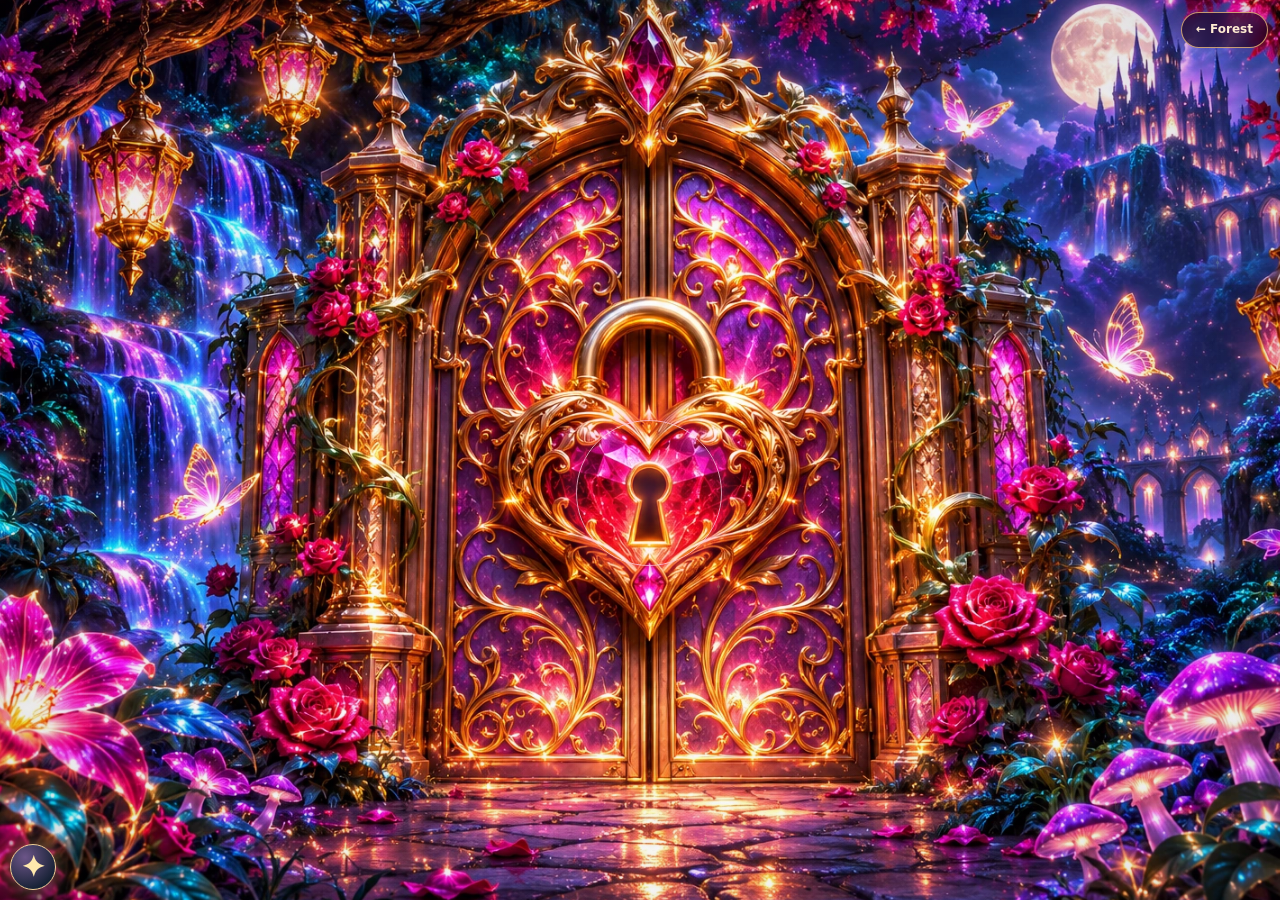
<file: chapters/treasure-trail.html>
<!DOCTYPE html>
<html lang="en">
<head>
<meta charset="utf-8">
<meta name="viewport" content="width=device-width,initial-scale=1,viewport-fit=cover">
<meta name="theme-color" content="#16031e">
<title>Mystery Treasure Trail · Rayan's Dark Forest</title>
<link rel="icon" href="../assets/heart.svg" type="image/svg+xml">
<link rel="preload" as="image" type="image/webp" href="../assets/treasure-trail-door.webp">
<style>
:root { color-scheme: dark; --pink:#ff4fb9; --gold:#ffd285; --wine:#43052e; }
* { box-sizing:border-box; }
html,body { height:100%; margin:0; background:#11051c; font-family: Georgia,'Times New Roman',serif; }
body { min-height:100svh; overflow:hidden; }
button,input { font:inherit; }
button { -webkit-tap-highlight-color:transparent; }
.screen { position:fixed; inset:0; overflow:hidden; opacity:0; visibility:hidden; transition: opacity .8s ease, visibility .8s; }
.screen.on { opacity:1; visibility:visible; }
.artwork { position:absolute; display:block; width:100%; height:100%; object-fit:cover; }
.door .artwork { object-position:center; transform:scale(1.025); animation: door-breathe 11s ease-in-out infinite alternate; }
.door:after { pointer-events:none; content:""; position:absolute; inset:0; background:radial-gradient(ellipse at 51% 53%, transparent 15%, rgba(19,0,38,.03) 55%, rgba(12,0,23,.14)); }
@keyframes door-breathe { from{transform:scale(1.012)}to{transform:scale(1.053)} }

/* A pulsing target that sits over the user-supplied painted heart lock. */
.lock { position:absolute; z-index:6; left:50.7%; top:54.8%; width:clamp(125px,18vmin,240px); aspect-ratio:1; transform:translate(-50%,-50%); border:0; cursor:pointer; background:transparent; border-radius:48%; }
.lock::before, .lock::after { content:""; position:absolute; inset:5%; border-radius:50%; pointer-events:none; }
.lock::before { border:1.5px solid rgba(255,190,221,.8); box-shadow:0 0 22px 8px rgba(255,46,183,.3), inset 0 0 35px rgba(255,59,183,.2); animation: ring 3s ease-in-out infinite; }
.lock::after { inset:20%; background:radial-gradient(circle,rgba(255,136,234,.21), transparent 68%); animation:glow 2.4s ease-in-out infinite alternate; }
.lock:hover::before,.lock:focus-visible::before { border-color:#fff3d7; box-shadow:0 0 25px 10px rgba(255,99,233,.65),0 0 65px rgba(255,180,82,.45); }
.lock:focus-visible { outline:2px solid #fff6c9; outline-offset:5px; }
.lock.pressed { animation: heart-tap .8s ease-out both; }
@keyframes ring { 0%,100%{opacity:.38;transform:scale(.88)}50%{opacity:.92;transform:scale(1.07)} }
@keyframes glow { from{opacity:.35;transform:scale(.9)}to{opacity:.95;transform:scale(1.1)} }
@keyframes heart-tap { 40%{filter:brightness(2);transform:translate(-50%,-50%) scale(1.15)} }

/* The letter image is the user-supplied artwork — no external assets. */
.note { display:grid; place-items:center; background:#14011f; }
/* Fill wide screens with the ORIGINAL painting, not an artificial blurred border.
   The complete foreground painting keeps its natural aspect ratio so text and hit targets stay aligned. */
.note-backdrop { position:absolute; inset:0; width:100%; height:100%; object-fit:cover; object-position:center; filter:brightness(.72) saturate(1.12); }
.note::after { content:""; position:absolute; inset:0; z-index:1; pointer-events:none; background:linear-gradient(90deg,rgba(20,1,31,.18),transparent 24%,transparent 76%,rgba(20,1,31,.18)); }
.letter { position:absolute; top:50%; left:50%; transform:translate(-50%,-50%); z-index:2; flex:none; width:min(91.39svh, 100vw); aspect-ratio:1199/1312; max-height:100svh; overflow:visible; filter:drop-shadow(0 0 25px rgba(237,56,191,.25)); }
.letter > img { position:absolute; inset:0; width:100%; height:100%; display:block; object-fit:fill; user-select:none; -webkit-user-drag:none; }
/* On tall phones, gently zoom for legible text while keeping the center of the artwork in view. */
@media (max-aspect-ratio: 3/4) { .letter { width:min(160vw,91.39svh); } }

/* Precise overlays aligned to the six illustrated blank slots. */
.digit { position:absolute; display:grid; place-items:center; top:72.7%; width:5.7%; height:6.35%; z-index:5; border-radius:10%; pointer-events:none; font-family:Georgia,'Times New Roman',serif; font-weight:700; font-size:clamp(20px,4.45vmin,48px); color:#fff0c6; text-shadow:0 0 5px #ff2fbc,0 0 13px #ff007e,0 0 22px #fda85d; }
.digit:nth-of-type(2){left:30.35%;}.digit:nth-of-type(3){left:36.6%;}.digit:nth-of-type(4){left:42.85%;}.digit:nth-of-type(5){left:49.1%;}.digit:nth-of-type(6){left:55.35%;}.digit:nth-of-type(7){left:61.6%;}
.letter:focus-within .digit { box-shadow:inset 0 0 14px rgba(255,27,180,.16); }
.code-input { position:absolute; z-index:7; left:30.1%; top:72.5%; width:37.4%; height:6.7%; opacity:.01; color:transparent; background:transparent; border:0; outline:0; text-align:center; font-size:2rem; caret-color:transparent; border-radius:15px; }
.unlock { position:absolute; z-index:8; left:31.3%; top:82.25%; width:37.5%; height:7.35%; border:0; padding:0; background:transparent; border-radius:35%; cursor:pointer; }
.unlock:hover,.unlock:focus-visible { outline:1px solid rgba(255,241,179,.7); box-shadow:0 0 15px 8px rgba(255,16,165,.3),inset 0 0 18px rgba(255,231,174,.23); }
.unlock:active { transform:scale(.97); }

.back { position:fixed; z-index:15; top:calc(12px + env(safe-area-inset-top)); left:calc(12px + env(safe-area-inset-left)); padding:9px 13px; font:600 13px system-ui,sans-serif; color:#fff0ce; background:rgba(29,1,32,.55); border:1px solid rgba(255,194,102,.67); border-radius:99px; box-shadow:0 0 12px rgba(246,72,182,.2); backdrop-filter:blur(9px); cursor:pointer; }
.back:hover,.back:focus-visible { background:rgba(105,13,77,.9); outline:1px solid #ffb8c7; }
.spark-layer { position:absolute; inset:0; z-index:4; pointer-events:none; overflow:hidden; }
.spark { position:absolute; width:3px; height:3px; border-radius:50%; background:#fff6e1; box-shadow:0 0 8px 2px #ff5ac4,0 0 18px 5px #e027ff; animation:twinkle var(--dur) ease-in-out infinite alternate; opacity:.2; }
.spark::after { content:""; position:absolute; background:linear-gradient(transparent,rgba(255,232,185,.8),transparent); width:1px; height:15px; left:1px; top:-6px; }
@keyframes twinkle { from { opacity:.12; transform:translateY(2px) scale(.6) rotate(0deg); } to{ opacity:1; transform:translateY(-8px) scale(1.15) rotate(30deg); } }
.message { position:fixed; z-index:25; left:50%; bottom:calc(18px + env(safe-area-inset-bottom)); transform:translateX(-50%) translateY(22px); width:min(90vw,440px); opacity:0; pointer-events:none; transition:transform .35s,opacity .35s; background:linear-gradient(145deg,rgba(96,5,64,.96),rgba(45,1,40,.97)); border:1px solid #ffd28b; border-radius:20px; box-shadow:0 0 24px #ff2e93, inset 0 0 12px rgba(255,101,186,.3); color:#ffe7b6; padding:15px 20px; text-align:center; font:italic 18px/1.4 Georgia,'Times New Roman',serif; }
.message.show { opacity:1; transform:translateX(-50%) translateY(0); }
.success { position:fixed; z-index:26; inset:0; display:grid; place-items:center; padding:24px; opacity:0; pointer-events:none; background:rgba(23,0,30,.7); backdrop-filter:blur(8px); transition:opacity .65s; }
.success.show{opacity:1;pointer-events:auto;}
.success-card { max-width:520px; border:2px solid #ffc16c; border-radius:30px; padding:32px 24px; background:linear-gradient(140deg,rgba(104,7,83,.98),rgba(38,0,45,.98)); box-shadow:0 0 35px #fc3cb5, inset 0 0 29px #d533a3; text-align:center; color:#ffdeaf; }
.success-card h1{font-size:clamp(28px,6vw,48px);font-style:italic;line-height:1.1;color:#ffe2bf;font-weight:normal;margin:0 0 18px;text-shadow:0 0 16px #ff399f;}
.success-card p{font:19px/1.5 Georgia,serif; margin:0 0 24px;}
.success-card button{color:#fff0ca;cursor:pointer;border-radius:30px;border:1px solid #ffd98a;background:linear-gradient(#a52775,#4e0c53);padding:12px 24px;box-shadow:0 0 17px #ee3aab;font-size:16px;}
.forest-home { position:fixed; z-index:30; right:calc(12px + env(safe-area-inset-right)); top:calc(12px + env(safe-area-inset-top)); font:600 12px/1.3 system-ui,sans-serif; background:rgba(32,0,32,.66); color:#ffecd2; border:1px solid rgba(255,205,132,.72); border-radius:99px; padding:9px 14px; backdrop-filter:blur(8px); text-decoration:none; box-shadow:0 0 14px rgba(248,91,191,.25); }
.forest-home:hover,.forest-home:focus-visible { background:rgba(105,13,77,.92); outline:1px solid #ffdeaf; }
@media (max-width:450px){ .forest-home{font-size:11px;padding:8px 10px;} .message{font-size:16px;} .back{font-size:11px;padding:8px 10px;} }
@media (prefers-reduced-motion:reduce) { *,*::before,*::after { animation-duration:.01ms!important; transition-duration:.01ms!important; } }
</style>
  <link rel="stylesheet" href="../forest-music.css?v=6">
  <script defer src="../forest-audio-config.js?v=2"></script>
  <script defer src="../forest-local-music.js?v=2"></script>
  <script defer src="../forest-music.js?v=7"></script>
</head>
<body>
<main aria-label="Mystery Treasure Trail">
<section class="screen door on" id="door" aria-label="Enchanted treasure door">
  <img class="artwork" src="../assets/treasure-trail-door.webp" alt="Lavish purple-and-gold enchanted door beneath a moonlit castle, roses, glowing lanterns and luminous waterfalls" draggable="false">
  <div class="spark-layer" aria-hidden="true"></div>
  <button class="lock" id="heart-lock" aria-label="Touch the glowing heart lock to discover the secret" title="Tap the heart-shaped lock"></button>
</section>
<section class="screen note" id="note" aria-label="Secret code challenge">
  <img class="note-backdrop" src="../assets/treasure-trail-code.webp" alt="" aria-hidden="true" draggable="false">
  <div class="letter" id="letter">
    <img src="../assets/treasure-trail-code.webp" alt="Uh-oh, my love. This little corner of the forest is hiding a secret, and it looks like you haven't found the magic code just yet. Psst... I heard the Scavenger Hunt might know something. Find the six secret numbers and come back to unlock what I've hidden for you." draggable="false">
    <div class="spark-layer" aria-hidden="true"></div>
    <div class="digit" aria-hidden="true"></div><div class="digit" aria-hidden="true"></div><div class="digit" aria-hidden="true"></div><div class="digit" aria-hidden="true"></div><div class="digit" aria-hidden="true"></div><div class="digit" aria-hidden="true"></div>
    <input id="code" class="code-input" type="text" inputmode="numeric" maxlength="6" pattern="[0-9]*" autocomplete="one-time-code" aria-label="Enter the six-digit code from the Scavenger Hunt" />
    <button class="unlock" id="unlock" aria-label="Unlock using your six-digit code" title="Unlock"></button>
  </div>
  <button class="back" id="back" aria-label="Return to the enchanted door">← Door</button>
</section>
<a class="forest-home" href="../index.html" aria-label="Return to Rayan’s Dark Forest">← Forest</a>
<div class="message" id="message" role="status" aria-live="polite"></div>
<div class="success" id="success" aria-hidden="true">
  <div class="success-card" role="dialog" aria-modal="true" aria-label="Code accepted">
    <h1>You found the magic, my love!</h1>
    <p>The enchanted door knows your secret code. A little more magic is waiting just beyond — our next chapter is still being made.</p>
    <button id="reset">Back to the enchanted door</button>
  </div>
</div>
</main>
<script>
(()=>{
  'use strict';
  const door=document.querySelector('#door');
  const note=document.querySelector('#note');
  const heart=document.querySelector('#heart-lock');
  const input=document.querySelector('#code');
  const digits=[...document.querySelectorAll('.digit')];
  const message=document.querySelector('#message');
  const success=document.querySelector('#success');
  let entered='';
  const sparkleCoords=[[6,9],[15,64],[22,24],[31,84],[40,11],[51,15],[66,23],[83,13],[93,64],[76,78],[18,90],[55,93],[87,89],[10,44],[34,43],[71,41],[95,29],[56,65],[46,74],[60,6]];
  document.querySelectorAll('.spark-layer').forEach((layer, i)=>{
    sparkleCoords.forEach(([x,y],j)=>{
      const p=document.createElement('span');p.className='spark';
      p.style.left=x+'%';p.style.top=y+'%';p.style.setProperty('--dur',(2.3+(j%6)*.8)+'s');
      p.style.animationDelay=(-(j%7)*.65)+'s';
      if(i===1&&x>29&&x<72&&y>30&&y<89)return;
      layer.appendChild(p);
    });
  });
  function updateDigits(){
    entered=input.value.replace(/\D/g,'').slice(0,6);
    if(input.value!==entered)input.value=entered;
    digits.forEach((d,i)=>d.textContent=entered[i]||'');
    message.classList.remove('show');
  }
  function showMessage(text){message.textContent=text;message.classList.add('show');}
  function showNote(){
    heart.classList.add('pressed');
    window.setTimeout(()=>{door.classList.remove('on');note.classList.add('on');heart.classList.remove('pressed');},350);
  }
  function reset(){
    success.classList.remove('show');success.setAttribute('aria-hidden','true');
    note.classList.remove('on');door.classList.add('on');
    input.value=''; updateDigits();
  }
  heart.addEventListener('click',showNote);
  document.querySelector('#back').addEventListener('click',reset);
  document.querySelector('#reset').addEventListener('click',reset);
  input.addEventListener('input',updateDigits);
  input.addEventListener('keydown',e=>{if(e.key==='Enter')unlock();});
  document.querySelector('#unlock').addEventListener('click',unlock);
  digits.forEach(d=>d.addEventListener('click',()=>input.focus()));
  function unlock(){
    updateDigits();
    if(entered.length<6){showMessage('Six tiny numbers are needed to wake this magic.');input.focus();return;}
    if(entered!=='670304'){
      showMessage('Almost, my love... Look for the six secret numbers in the Scavenger Hunt.');
      input.select();return;
    }
    // Correct code: keep the painted lock and enter the secret adventure.
    try { sessionStorage.setItem('heartkeeper-code-unlocked','yes'); } catch (_) {}
    window.location.href = 'heartkeeper.html?from=treasure-trail&v=20261115-final-letter-cleanup';
  }
  document.addEventListener('keydown',e=>{
    if(e.key==='Escape')reset();
    if(note.classList.contains('on') && /^[0-9]$/.test(e.key) && document.activeElement!==input){e.preventDefault();input.focus();input.value=(input.value+e.key).slice(0,6);updateDigits();}
  });
  document.querySelector('#letter').addEventListener('click',e=>{
    // Tapping the illustrated number slots opens the device's numeric keypad.
    const r=e.currentTarget.getBoundingClientRect();
    const x=(e.clientX-r.left)/r.width, y=(e.clientY-r.top)/r.height;
    if(x>.30 && x<.68 && y>.72 && y<.79) input.focus();
  });
})();
</script>
</body>
</html>
</file>
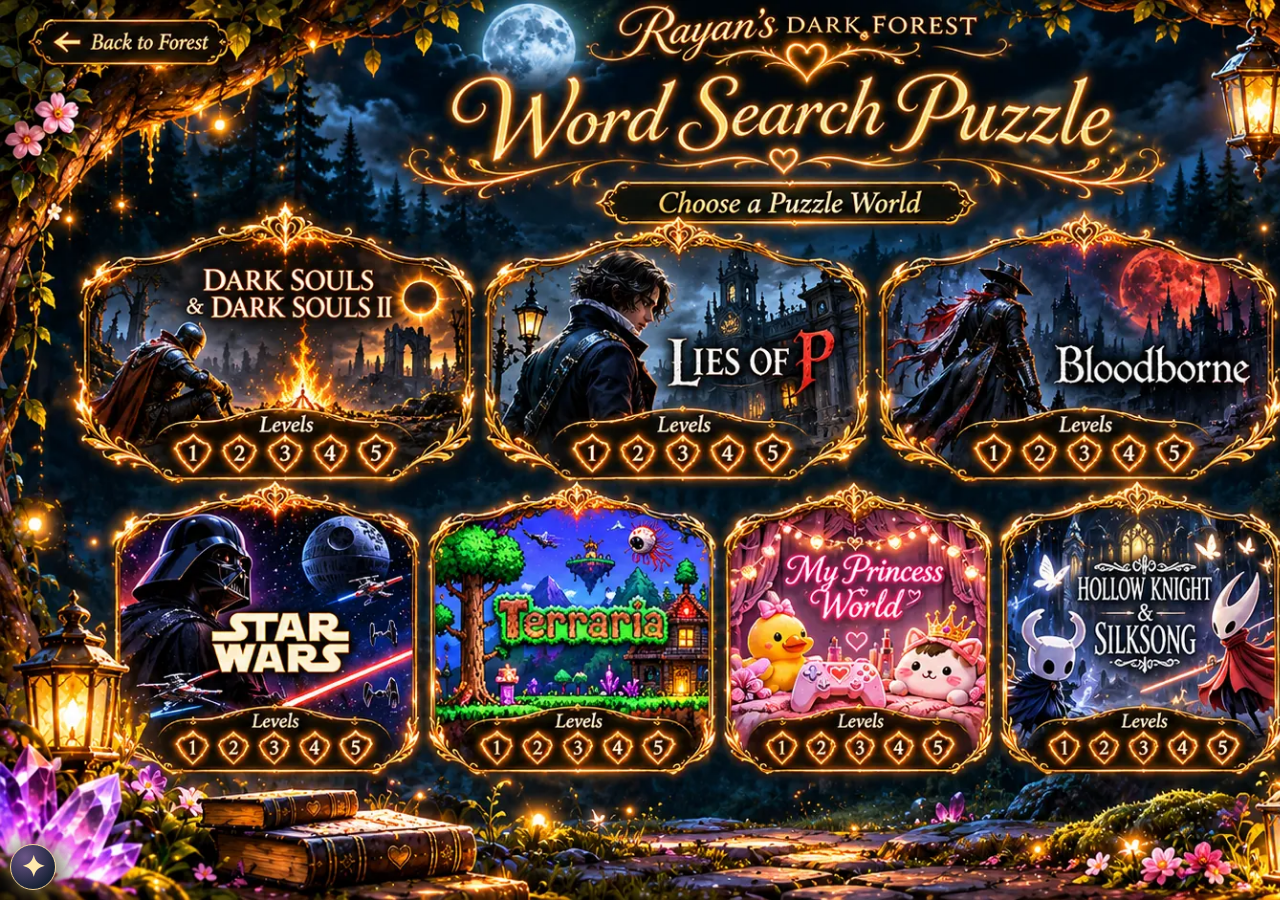
<file: chapters/word-search.html>
<!doctype html>
<html lang="en">
<head>
  <meta charset="utf-8">
  <meta name="viewport" content="width=device-width,initial-scale=1,viewport-fit=cover">
  <meta name="theme-color" content="#07131d">
  <meta name="description" content="The Enchanted Word Search — six collections, thirty chapters, and 1,050 hidden words in Rayan's Dark Forest.">
  <title>The Enchanted Word Search · Rayan's Dark Forest</title>
  <link rel="icon" type="image/svg+xml" href="../assets/heart.svg">
  <link rel="preconnect" href="https://fonts.googleapis.com">
  <link rel="preconnect" href="https://fonts.gstatic.com" crossorigin>
  <link href="https://fonts.googleapis.com/css2?family=Cinzel:wght@400;500;600;700&family=Cormorant+Garamond:ital,wght@0,400;0,500;0,600;1,400;1,500;1,600&display=swap" rel="stylesheet">
  <link rel="preload" href="../assets/wordsearch-worlds.webp" as="image" type="image/webp">
  <link rel="preload" href="../assets/wordsearch-night.webp" as="image">
  <link rel="stylesheet" href="../word-search.css">
  <link rel="stylesheet" href="../word-search-atlas.css">
  <link rel="stylesheet" href="../word-search-polish.css?v=5">
  <link rel="stylesheet" href="../word-search-music.css?v=8">
  <link rel="stylesheet" href="../click-focus-fix.css?v=1">
  <script defer src="../word-search-data.js"></script>
  <script defer src="../word-search-extra.js"></script>
  <script defer src="../word-search-uniques.js?v=2"></script>
  <script defer src="../word-search.js?v=7"></script>
  <script defer src="../word-search-atlas.js"></script>
    <script defer src="../forest-audio-config.js?v=2"></script>
  <script defer src="../forest-local-music.js?v=2"></script>
  <script defer src="../forest-audio-manifest.js?v=1"></script>
  <script defer src="../word-search-music.js?v=11"></script>
  <link rel="stylesheet" href="../forest-music.css?v=6">
  <script defer src="../forest-music.js?v=7"></script>
</head>
<body>
  <div class="fantasy-bg" aria-hidden="true"></div>
  <div class="fairy-dust" id="fairy-dust" aria-hidden="true"></div>
  <div class="world-shell">
    <header class="site-top">
      <a href="../index.html" class="back-home" aria-label="Back to Rayan's Dark Forest homepage">
        <svg viewBox="0 0 24 24" fill="none" stroke="currentColor" stroke-width="1.7" aria-hidden="true"><path d="m14 5-7 7 7 7M8 12h12" stroke-linecap="round" stroke-linejoin="round"/></svg>
        <span>Back to the Forest</span>
      </a>
      <a class="top-brand" href="../index.html" aria-label="Rayan's Dark Forest homepage">Rayan’s <span>Dark Forest</span><svg viewBox="0 0 32 27" fill="none" stroke="currentColor" stroke-width="1.5" aria-hidden="true"><path d="M16 25C11 20 2 14 2 8c0-7 10-9 14-1 4-8 14-6 14 1 0 6-9 12-14 17Z"/></svg></a>
      <button id="sound-switch" class="sound-switch" type="button" aria-label="Turn magical sound effects off" aria-pressed="true" title="Magical sounds (on)">
        <svg viewBox="0 0 24 24" fill="none" stroke="currentColor" stroke-width="1.6" aria-hidden="true"><path d="M4 9v6h4l6 4V5L8 9H4Z" stroke-linejoin="round"/><path d="M17 9a5 5 0 0 1 0 6M19 5a10 10 0 0 1 0 14" stroke-linecap="round"/></svg>
        <span id="sound-label">Sound on</span>
      </button>
    </header>
    <main id="app" class="page-content" aria-live="off"><div class="loading-wisp">Unfolding the enchanted book…</div></main>
    <footer class="forest-foot"><span>Made with love, for my sweet boy</span><svg viewBox="0 0 36 20" fill="none" stroke="currentColor" aria-hidden="true"><path d="M18 18C13 13 3 9 3 5c0-6 11-5 15 2 4-7 15-8 15-2 0 4-10 8-15 13Z"/></svg><span>Forever and always</span></footer>
  </div>
  <div class="announcer" aria-live="polite" aria-atomic="true" id="announcer"></div>
</body>
</html>
</file>
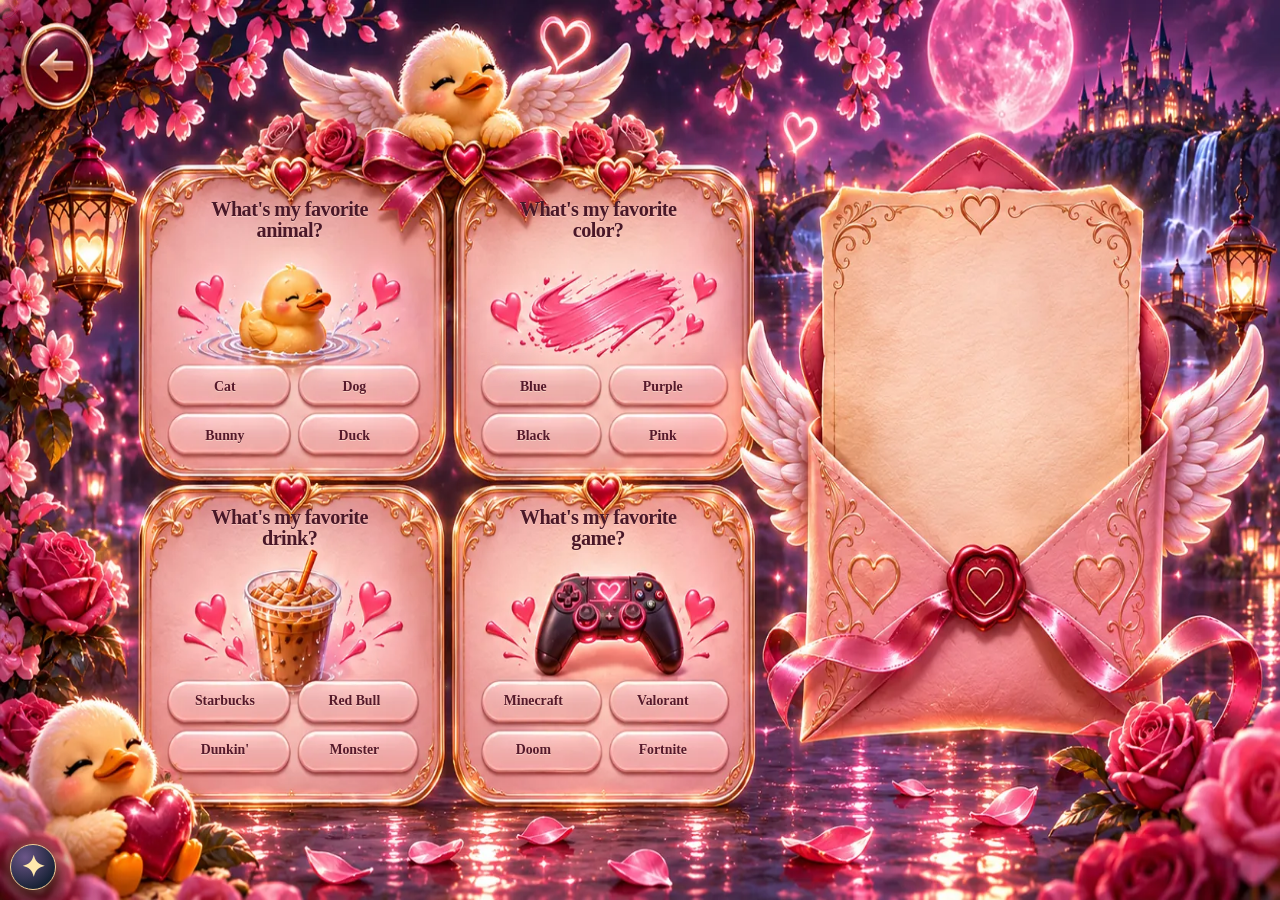
<file: chapters/love-notes/baby.html>
<!doctype html>
<html lang="en">
<head>
  <meta charset="utf-8">
  <meta name="viewport" content="width=device-width, initial-scale=1, viewport-fit=cover">
  <meta name="theme-color" content="#361326">
  <meta name="description" content="A little enchanted guessing game made for my sweet boy.">
  <title>Baby · Secret Love Notes · Rayan's Dark Forest</title>
  <link rel="icon" href="../../assets/heart.svg" type="image/svg+xml">
  <link rel="preload" href="../../assets/baby-quiz-blank-scene.webp" as="image" type="image/webp">
  <link rel="stylesheet" href="../../love-notes-baby.css">
  <script defer src="../../love-notes-baby.js"></script>
  <link rel="stylesheet" href="../../forest-music.css?v=6">
  <script defer src="../../forest-audio-config.js?v=2"></script>
  <script defer src="../../forest-local-music.js?v=2"></script>
  <script defer src="../../forest-music.js?v=7"></script>
</head>
<body class="baby-world">
  <main class="baby-viewport" aria-label="Baby's little guessing game">
    <div class="baby-stage" id="baby-stage">
      <img class="baby-art" src="../../assets/baby-quiz-blank-scene.webp" width="1672" height="941" draggable="false" alt="" aria-hidden="true">
      <div class="baby-magical-lights" id="baby-magical-lights" aria-hidden="true"></div>
      <a class="baby-back" href="../love-notes.html" aria-label="Back to the flying love letters">
        <span class="baby-back-arrow" aria-hidden="true">←</span><span class="baby-back-text">Back to the letters</span>
      </a>
      <h1 class="baby-mobile-title">Baby</h1>
      <div class="baby-questions" aria-label="Four questions about me">
        <section class="baby-question baby-question--animal" data-question="animal" aria-labelledby="baby-animal-question">
          <h2 id="baby-animal-question">What's my favorite<br>animal?</h2>
          <div class="baby-answers" role="group" aria-label="Choose my favorite animal">
            <button type="button" data-answer="Cat">Cat</button>
            <button type="button" data-answer="Dog">Dog</button>
            <button type="button" data-answer="Bunny">Bunny</button>
            <button type="button" data-answer="Duck">Duck</button>
          </div>
        </section>
        <section class="baby-question baby-question--color" data-question="color" aria-labelledby="baby-color-question">
          <h2 id="baby-color-question">What's my favorite<br>color?</h2>
          <div class="baby-answers" role="group" aria-label="Choose my favorite color">
            <button type="button" data-answer="Blue">Blue</button>
            <button type="button" data-answer="Purple">Purple</button>
            <button type="button" data-answer="Black">Black</button>
            <button type="button" data-answer="Pink">Pink</button>
          </div>
        </section>
        <section class="baby-question baby-question--drink" data-question="drink" aria-labelledby="baby-drink-question">
          <h2 id="baby-drink-question">What's my favorite<br>drink?</h2>
          <div class="baby-answers" role="group" aria-label="Choose my favorite drink">
            <button type="button" data-answer="Starbucks">Starbucks</button>
            <button type="button" data-answer="Red Bull">Red Bull</button>
            <button type="button" data-answer="Dunkin">Dunkin'</button>
            <button type="button" data-answer="Monster">Monster</button>
          </div>
        </section>
        <section class="baby-question baby-question--game" data-question="game" aria-labelledby="baby-game-question">
          <h2 id="baby-game-question">What's my favorite<br>game?</h2>
          <div class="baby-answers" role="group" aria-label="Choose my favorite game">
            <button type="button" data-answer="Minecraft">Minecraft</button>
            <button type="button" data-answer="Valorant">Valorant</button>
            <button type="button" data-answer="Doom">Doom</button>
            <button type="button" data-answer="Fortnite">Fortnite</button>
          </div>
        </section>
      </div>
      <article class="baby-letter" id="baby-letter" aria-label="A secret letter waiting to be revealed">
        <div class="baby-letter-words" id="baby-letter-words" hidden>
          <div class="baby-letter-inscription">
            <svg class="baby-letter-crest" viewBox="0 0 64 35" fill="none" aria-hidden="true">
              <path d="M32 31C24 24 15 18 15 12c0-8 11-10 17-2 6-8 17-6 17 2 0 6-9 12-17 19Z" stroke="currentColor" stroke-width="2.4"/>
              <path d="M11 17H2m60 0h-9M4 10l5 3m46 0 5-3" stroke="currentColor" stroke-width="1.3" stroke-linecap="round"/>
            </svg>
            <p class="baby-letter-opening">I love you so much, my sweet boy.</p>
            <p class="baby-letter-body">You are my everything, my heart, my soul, my body, my life. You are everything and more to me.</p>
            <p class="baby-letter-body">And I want this dunya and the akhira with you and only you.</p>
            <p class="baby-letter-closing">I am for you and you are for me, forever and always, my sweet boy, my protector, my man</p>
            <span class="baby-letter-ornament" aria-hidden="true"></span>
          </div>
        </div>
      </article>
      <div class="baby-celebration" id="baby-celebration" aria-hidden="true"></div>
      <p class="baby-screenreader-message" id="baby-feedback" role="status" aria-live="polite" aria-atomic="true"></p>
    </div>
  </main>
</body>
</html>
</file>
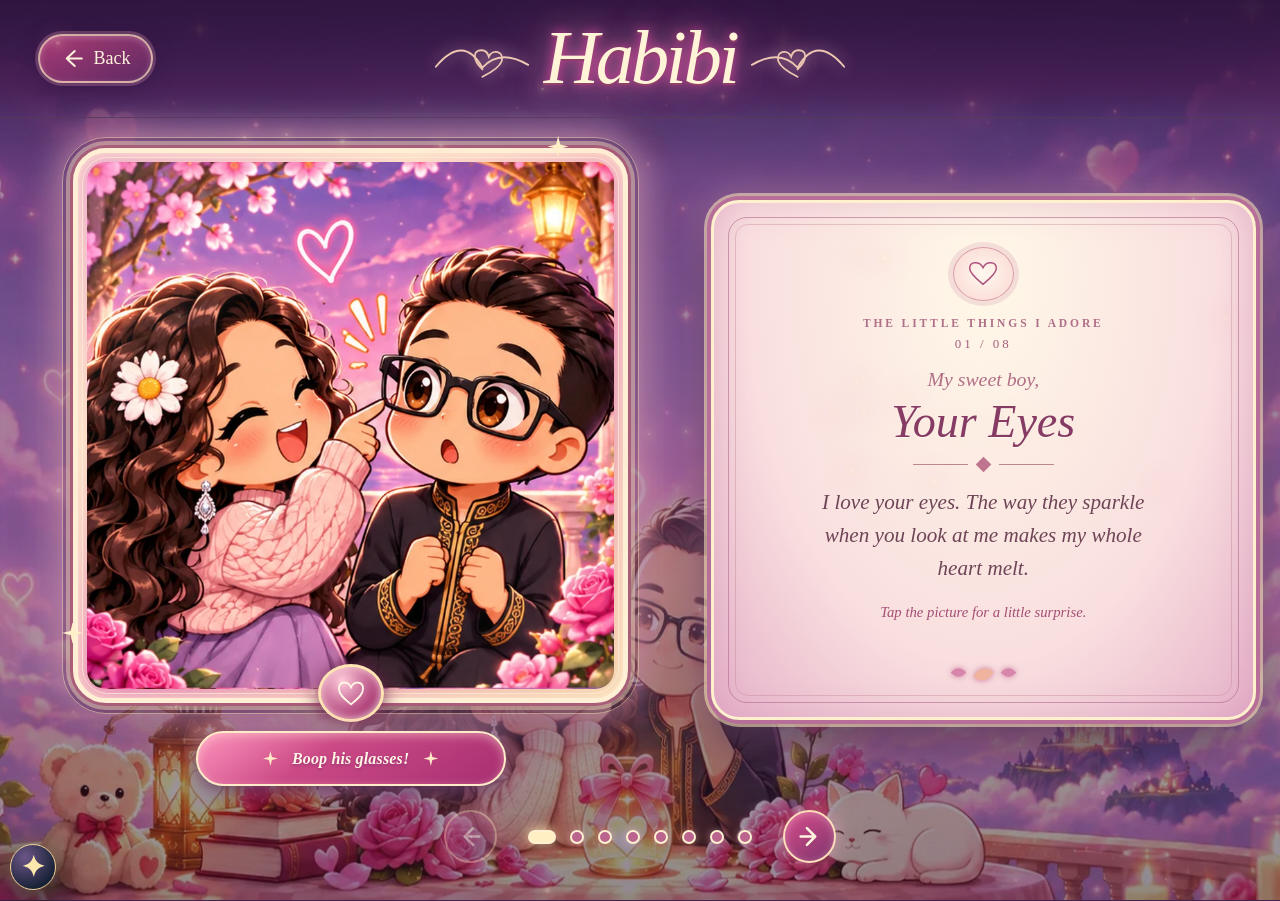
<file: chapters/love-notes/habibi.html>
<!doctype html>
<html lang="en">
<head>
  <meta charset="utf-8">
  <meta name="viewport" content="width=device-width, initial-scale=1, viewport-fit=cover">
  <meta name="theme-color" content="#6d376d">
  <meta name="description" content="Eight adorable little things I love about my Habibi, told through an animated chibi love story.">
  <title>Habibi · Everything I Love About You · Rayan's Dark Forest</title>
  <link rel="icon" href="../../assets/heart.svg" type="image/svg+xml">
  <link rel="preload" href="../../assets/habibi-garden.webp" as="image" type="image/webp">
  <link rel="preload" href="../../assets/habibi-scene-1.webp" as="image" type="image/webp">
  <link rel="stylesheet" href="../../habibi.css">
  <script defer src="../../habibi.js"></script>
  <link rel="stylesheet" href="../../forest-music.css?v=6">
  <script defer src="../../forest-audio-config.js?v=2"></script>
  <script defer src="../../forest-local-music.js?v=2"></script>
  <script defer src="../../forest-music.js?v=7"></script>
</head>
<body class="habibi-body">
  <main class="habibi-app" id="habibi-app">
    <div class="habibi-backdrop" aria-hidden="true"></div>
    <div class="habibi-haze" aria-hidden="true"></div>
    <div class="habibi-glimmer" id="habibi-glimmer" aria-hidden="true"></div>

    <header class="habibi-header">
      <a href="../love-notes.html" class="habibi-back" aria-label="Back to the flying love letters">
        <svg aria-hidden="true" viewBox="0 0 26 26" fill="none" stroke="currentColor" stroke-width="2.3" stroke-linecap="round" stroke-linejoin="round"><path d="m15.5 4.5-9 8.5 9 8.5M6.5 13h17"/></svg>
        <span>Back</span>
      </a>
      <div class="habibi-header-name" aria-label="Habibi">
        <svg viewBox="0 0 105 42" aria-hidden="true" fill="none" stroke="currentColor" stroke-width="2" stroke-linecap="round"><path d="M2 30q30-36 51 1Q72 10 103 28"/><path d="M53 33C42 22 42 12 52 12q6 0 8 7c4-9 17-6 14 5q-3 8-21 17"/></svg>
        <h1>Habibi</h1>
        <svg viewBox="0 0 105 42" aria-hidden="true" fill="none" stroke="currentColor" stroke-width="2" stroke-linecap="round"><path d="M2 30q30-36 51 1Q72 10 103 28"/><path d="M53 33C42 22 42 12 52 12q6 0 8 7c4-9 17-6 14 5q-3 8-21 17"/></svg>
      </div>
      <div class="habibi-header-space" aria-hidden="true"></div>
    </header>

    <section class="habibi-journey" id="habibi-journey" aria-label="A slideshow of eight little things I love about you">
      <div class="habibi-deck" id="habibi-deck">
        <div class="habibi-picture-wrap">
          <div class="habibi-scene-frame" id="habibi-scene-frame">
            <span class="habibi-frame-spark habibi-frame-spark-a" aria-hidden="true"></span>
            <span class="habibi-frame-spark habibi-frame-spark-b" aria-hidden="true"></span>
            <button type="button" class="habibi-scene-picture" id="habibi-scene-picture" aria-label="Play this little moment">
              <img id="habibi-scene-image" src="../../assets/habibi-scene-1.webp" width="760" height="760" alt="A tiny chibi girl affectionately points near a glasses-wearing boy's eyes" draggable="false">
              <span class="habibi-picture-gloss" aria-hidden="true"></span>
            </button>
            <div class="habibi-scene-medallion" aria-hidden="true">
              <svg viewBox="0 0 48 48" fill="none" stroke="currentColor" stroke-width="2.5"><path d="M24 40C17 34 7 27 7 18 7 7 20 7 24 16 28 7 41 7 41 18c0 9-10 16-17 22Z"/></svg>
            </div>
          </div>
          <button type="button" class="habibi-action" id="habibi-action">
            <span class="habibi-action-star" aria-hidden="true"></span>
            <span id="habibi-action-text">Boop his glasses!</span>
            <span class="habibi-action-star" aria-hidden="true"></span>
          </button>
        </div>

        <article class="habibi-story" aria-labelledby="habibi-scene-title">
          <div class="habibi-paper-border" aria-hidden="true"></div>
          <div class="habibi-story-top">
            <div class="habibi-story-heart" aria-hidden="true"><svg viewBox="0 0 36 32" fill="none" stroke="currentColor" stroke-width="1.8"><path d="M18 29C11 23 2 16 2 10 2 1 14 1 18 9c4-8 16-8 16 1 0 6-9 13-16 19Z"/></svg></div>
            <p class="habibi-story-overline">THE LITTLE THINGS I ADORE</p>
            <p class="habibi-story-count" id="habibi-count">01 / 08</p>
          </div>
          <div class="habibi-story-body" id="habibi-story-body">
            <p class="habibi-dear">My sweet boy,</p>
            <h2 id="habibi-scene-title" tabindex="-1">Your Eyes</h2>
            <div class="habibi-divide" aria-hidden="true"><i></i><span></span><i></i></div>
            <p class="habibi-story-message" id="habibi-scene-message">I love those beautiful eyes. Especially when you look at me and make my whole heart melt.</p>
            <p class="habibi-story-reaction" id="habibi-reaction" role="status" aria-live="polite">Tap the picture for a little surprise.</p>
          </div>
          <div class="habibi-story-flowers" aria-hidden="true"><span></span><span></span><span></span></div>
        </article>
      </div>

      <section class="habibi-finale" id="habibi-finale" aria-labelledby="habibi-finale-title" hidden>
        <div class="habibi-final-photo">
          <img src="../../assets/habibi-scene-8.webp?v=sharp-20261115" alt="The two tiny chibi sweethearts hugging closely together" width="760" height="760">
          <div class="habibi-final-photo-shine" aria-hidden="true"></div>
        </div>
        <div class="habibi-final-note">
          <div class="habibi-final-tiny">MY ONE AND ONLY</div>
          <h2 id="habibi-finale-title" tabindex="-1">Every part of you.</h2>
          <p>I love every part of you.</p>
          <p>My body is for you,<br>and your body is for me.</p>
          <p class="habibi-final-forever">Forever and always.</p>
          <div class="habibi-final-divider" aria-hidden="true"><span></span><svg viewBox="0 0 32 30" fill="none" stroke="currentColor" stroke-width="2"><path d="M16 27C10 22 2 16 2 9 2 2 12 1 16 8c4-7 14-6 14 1 0 7-8 13-14 18Z"/></svg><span></span></div>
          <button type="button" class="habibi-magic" id="habibi-magic">More love and sparkles</button>
          <button type="button" class="habibi-replay" id="habibi-replay">See all our little moments again</button>
        </div>
      </section>

      <nav class="habibi-controls" id="habibi-controls" aria-label="Slideshow controls">
        <button type="button" id="habibi-prev" class="habibi-arrow" aria-label="Previous little moment">
          <svg aria-hidden="true" viewBox="0 0 24 24" fill="none" stroke="currentColor" stroke-width="2.4"><path d="m14.5 4-8 8 8 8M6.5 12h14" stroke-linecap="round" stroke-linejoin="round"/></svg>
        </button>
        <div class="habibi-dots" id="habibi-dots" aria-label="Choose a little moment"></div>
        <button type="button" id="habibi-next" class="habibi-arrow habibi-next" aria-label="Next little moment">
          <svg aria-hidden="true" viewBox="0 0 24 24" fill="none" stroke="currentColor" stroke-width="2.4"><path d="m9.5 4 8 8-8 8m8-8h-14" stroke-linecap="round" stroke-linejoin="round"/></svg>
        </button>
      </nav>
    </section>
    <span class="habibi-sr-only" id="habibi-slide-announcer" aria-live="polite" aria-atomic="true"></span>
  </main>
</body>
</html>
</file>
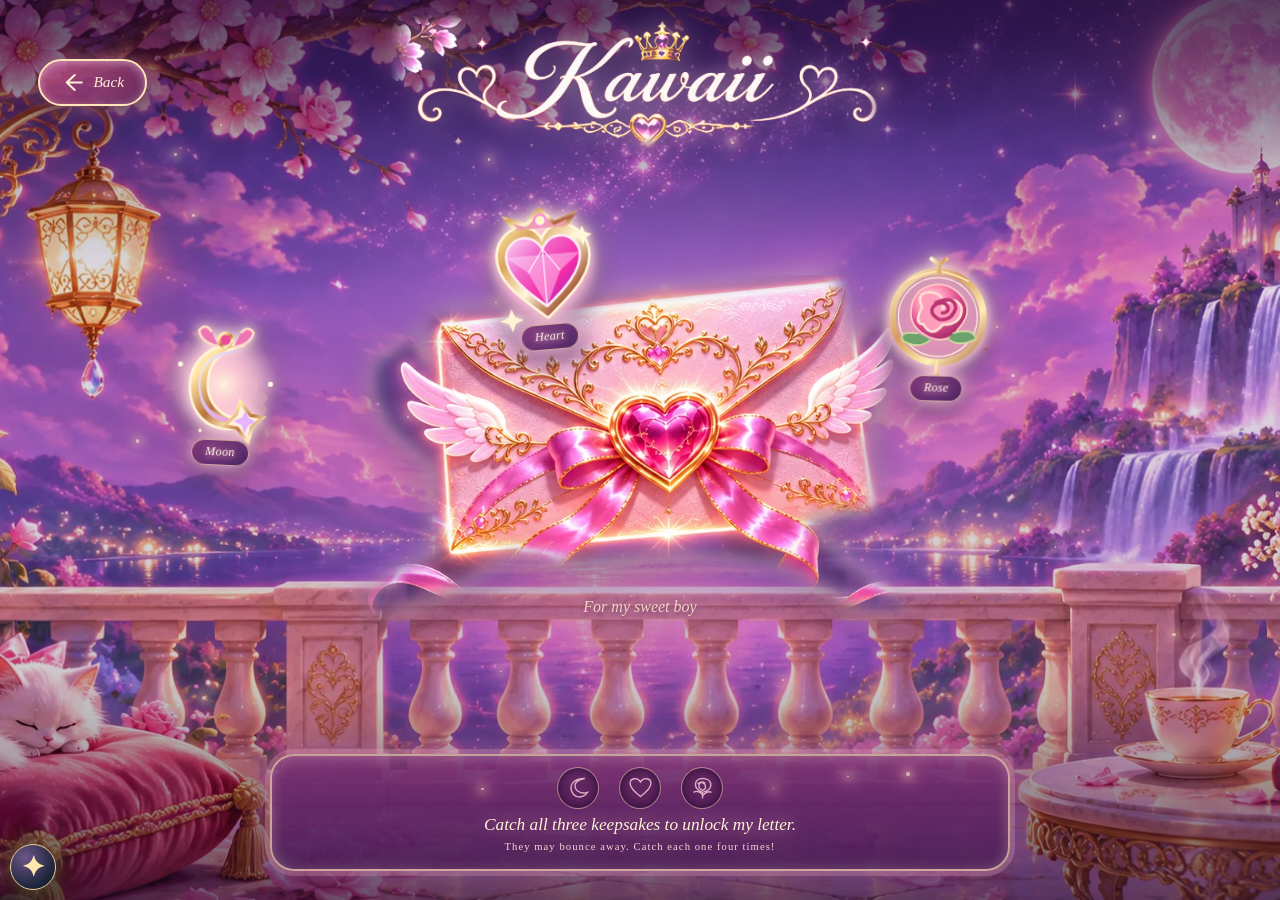
<file: chapters/love-notes/kawaii.html>
<!doctype html>
<html lang="en">
<head>
  <meta charset="utf-8">
  <meta name="viewport" content="width=device-width,initial-scale=1,viewport-fit=cover">
  <meta name="theme-color" content="#421947">
  <meta name="description" content="Three enchanted keepsakes, one royal love letter. The final secret in Rayan's Dark Forest.">
  <title>Kawaii · My Forever Love Letter · Rayan's Dark Forest</title>
  <link rel="icon" href="../../assets/heart.svg" type="image/svg+xml">
  <link rel="preload" href="../../assets/kawaii-night-terrace.webp" as="image" type="image/webp">
  <link rel="preload" href="../../assets/kawaii-winged-envelope.webp" as="image" type="image/webp">
  <link rel="stylesheet" href="../../kawaii-letter.css">
  <script src="../../kawaii-letter.js" defer></script>
  <link rel="stylesheet" href="../../forest-music.css?v=6">
  <script src="../../forest-audio-config.js?v=2" defer></script>
  <script defer src="../../forest-local-music.js?v=2"></script>
  <script src="../../forest-music.js?v=7" defer></script>
</head>
<body class="kawaii-page">
  <main class="kawaii-world" id="kawaii-world">
    <div class="kawaii-scenery" aria-hidden="true"></div>
    <div class="kawaii-night-glow" aria-hidden="true"></div>
    <div class="kawaii-spark-layer" id="kawaii-spark-layer" aria-hidden="true"></div>
    <header class="kawaii-topbar">
      <a href="../love-notes.html" class="kawaii-back" aria-label="Back to the flying love notes">
        <svg viewBox="0 0 26 26" fill="none" stroke="currentColor" stroke-width="2.3" stroke-linecap="round" stroke-linejoin="round" aria-hidden="true"><path d="m15.5 4.5-9 8.5 9 8.5M6.5 13h17"/></svg>
        <span>Back</span>
      </a>
      <div class="kawaii-heading">
        <h1 class="kawaii-sr-only">Kawaii</h1>
        <img class="kawaii-title-art" src="../../assets/kawaii-title.webp" width="550" height="150" alt="" aria-hidden="true" draggable="false">
      </div>
      <div class="kawaii-topbar-space" aria-hidden="true"></div>
    </header>

    <section class="kawaii-hunt" id="kawaii-hunt" aria-labelledby="kawaii-challenge-heading">
      <h2 class="kawaii-sr-only" id="kawaii-challenge-heading">Catch three enchanted keepsakes to open the love letter</h2>
      <div class="kawaii-fly-zone" id="kawaii-fly-zone">
        <div class="kawaii-envelope-aura" aria-hidden="true"></div>
        <button class="kawaii-envelope" id="kawaii-envelope" type="button" aria-label="Royal letter. Catch all three keepsakes to open it.">
          <img src="../../assets/kawaii-winged-envelope.webp" width="699" height="432" alt="" draggable="false">
          <span class="kawaii-envelope-secret" aria-hidden="true">For my sweet boy</span>
        </button>

        <button class="kawaii-charm" type="button" data-keepsake="moon" aria-label="Catch the moon charm. 0 of 4 catches." title="Moon keepsake">
          <svg viewBox="0 0 140 157" role="img" aria-hidden="true"><defs>
            <radialGradient id="km-aura"><stop stop-color="#fff3dc" stop-opacity=".9"/><stop offset=".45" stop-color="#ffb2d5" stop-opacity=".53"/><stop offset="1" stop-color="#eaa4e7" stop-opacity="0"/></radialGradient>
            <linearGradient id="km-metal" x1="0" y1="0" x2="1" y2="1"><stop stop-color="#fff7d1"/><stop offset=".23" stop-color="#ffe4a5"/><stop offset=".54" stop-color="#b9743b"/><stop offset=".78" stop-color="#fff4c6"/><stop offset="1" stop-color="#d28a4e"/></linearGradient>
            <linearGradient id="km-moon" x1="0" y1="0" x2="1" y2="1"><stop stop-color="#fff3e8"/><stop offset=".45" stop-color="#d9c2fe"/><stop offset=".8" stop-color="#eea4e1"/><stop offset="1" stop-color="#9d6be6"/></linearGradient>
          </defs>
          <circle cx="70" cy="76" r="65" fill="url(#km-aura)"/>
          <path d="M93 28C51 25 26 52 31 87c6 40 48 56 81 27C71 124 48 98 52 67c2-21 19-33 41-39Z" fill="url(#km-metal)" stroke="#fff5d8" stroke-width="3"/>
          <path d="M88 36C56 33 37 54 41 83c3 28 26 45 51 34-35 1-51-20-49-47 1-15 17-30 45-34Z" fill="url(#km-moon)" opacity=".95"/>
          <path d="M53 14q-7-11-15-1 3 14 24 18m26-17q8-11 15-1-3 14-23 18" fill="#ed75b5" stroke="#ffd8c7" stroke-width="3"/>
          <circle cx="70" cy="23" r="8" fill="#ef4b99" stroke="url(#km-metal)" stroke-width="4"/>
          <path d="M91 95L104 111 119 113 106 125 103 143 89 127 73 125 87 111Z" fill="#fff0df" stroke="url(#km-metal)" stroke-width="4"/>
          <path d="M98 105l4 9 9 5-9 4-4 10-4-10-10-4 10-5Z" fill="#e5b3ff"/>
          <g fill="#fff8de"><circle cx="18" cy="54" r="3"/><circle cx="126" cy="73" r="3"/><circle cx="45" cy="132" r="2"/></g>
          </svg>
          <span class="kawaii-charm-caption">Moon</span>
        </button>
        <button class="kawaii-charm" type="button" data-keepsake="heart" aria-label="Catch the crystal heart. 0 of 4 catches." title="Crystal heart keepsake">
          <svg viewBox="0 0 140 157" role="img" aria-hidden="true"><defs>
            <radialGradient id="kh-aura"><stop stop-color="#fff4dd" stop-opacity=".92"/><stop offset=".55" stop-color="#fa91d9" stop-opacity=".55"/><stop offset="1" stop-color="#f785d9" stop-opacity="0"/></radialGradient>
            <linearGradient id="kh-gold" x1="0" y1="0" x2="1" y2="1"><stop stop-color="#fff3b5"/><stop offset=".23" stop-color="#daa45c"/><stop offset=".5" stop-color="#fff7d8"/><stop offset=".75" stop-color="#aa603e"/><stop offset="1" stop-color="#ffe5a4"/></linearGradient>
            <linearGradient id="kh-gem" x1="0" y1="0" x2="1" y2="1"><stop stop-color="#ffd6f8"/><stop offset=".33" stop-color="#ef68c9"/><stop offset=".64" stop-color="#f62ca8"/><stop offset="1" stop-color="#6d2cc2"/></linearGradient>
          </defs>
          <circle cx="70" cy="77" r="66" fill="url(#kh-aura)"/>
          <path d="M70 134C45 112 11 88 15 55c4-31 42-43 55-15 13-28 51-16 55 15 4 33-30 57-55 79Z" fill="url(#kh-gold)" stroke="#fff6d9" stroke-width="3"/>
          <path d="M70 120C49 103 25 81 26 59c2-22 31-32 44-7 13-25 42-15 44 7 1 22-23 44-44 61Z" fill="url(#kh-gem)" stroke="#ffeaf5" stroke-width="3"/>
          <path d="M70 52 51 79 70 120 89 79ZM26 59l25 20 19-27 19 27 25-20" fill="#ffe0fa" opacity=".45"/>
          <path d="m70 52 0 68M51 79l19-27 19 27" stroke="#fff4fd" stroke-width="1.5" opacity=".9" fill="none"/>
          <path d="M40 27l-9-13 22 8L70 5l17 17 22-8-9 13" fill="#ed9eaa" stroke="url(#kh-gold)" stroke-width="5"/>
          <circle cx="70" cy="18" r="7" fill="#fff5ca" stroke="#fa91d4" stroke-width="3"/>
          <path d="M27 120l4 10 10 4-10 4-4 10-4-10-10-4 10-4M119 28l3 8 8 3-8 4-3 9-4-9-9-4 9-3Z" fill="#fff5d7"/>
          </svg>
          <span class="kawaii-charm-caption">Heart</span>
        </button>
        <button class="kawaii-charm" type="button" data-keepsake="rose" aria-label="Catch the enchanted rose. 0 of 4 catches." title="Rose keepsake">
          <svg viewBox="0 0 140 157" role="img" aria-hidden="true"><defs>
            <radialGradient id="kr-aura"><stop stop-color="#fff2df" stop-opacity=".9"/><stop offset=".52" stop-color="#ff9acb" stop-opacity=".45"/><stop offset="1" stop-color="#e68add" stop-opacity="0"/></radialGradient>
            <linearGradient id="kr-gold" x1="0" y1="0" x2="1" y2="1"><stop stop-color="#fff6cb"/><stop offset=".4" stop-color="#d59b60"/><stop offset=".7" stop-color="#fff1b4"/><stop offset="1" stop-color="#aa603c"/></linearGradient>
            <radialGradient id="kr-rose" cx=".36" cy=".3" r=".75"><stop stop-color="#ffe6e8"/><stop offset=".35" stop-color="#ff92b8"/><stop offset=".67" stop-color="#d64889"/><stop offset="1" stop-color="#9a295f"/></radialGradient>
          </defs>
          <circle cx="70" cy="77" r="66" fill="url(#kr-aura)"/>
          <circle cx="70" cy="72" r="54" stroke="url(#kr-gold)" stroke-width="8" fill="#922d7c" fill-opacity=".31"/>
          <circle cx="70" cy="72" r="47" stroke="#fff0d3" stroke-width="1.5" fill="none"/>
          <path d="M70 19V9m0 0 9-6m-9 6-9-6M70 125v15" stroke="url(#kr-gold)" stroke-width="5" stroke-linecap="round"/>
          <path d="M70 140 59 151h22Z" fill="#d9b0ff" stroke="url(#kr-gold)" stroke-width="3"/>
          <path d="M48 41q23-16 44 0 24 20 3 44-11 20-35 11-24-11-22-31 0-13 10-24Z" fill="url(#kr-rose)" stroke="#ffd0c5" stroke-width="2"/>
          <path d="M51 61Q42 41 64 43q15 3 11 20Q89 42 98 60q2 20-22 21-13 17-23 0Q41 81 51 61Z" fill="#ff9dbc" stroke="#ffe0d5" stroke-width="3"/>
          <path d="M67 55q23-10 24 6-4 15-19 14-15-8-6-17 11-7 16 2 1 7-7 7" stroke="#b93673" stroke-width="4" fill="none" stroke-linecap="round"/>
          <path d="M47 92q-24-3-18 9 20 11 33-2M88 91q24-8 28 6-19 11-33 1" fill="#6ba36b" stroke="#d5d8a3" stroke-width="2"/>
          <path d="M34 29q18-9 33-11M106 29q-18-9-33-11" fill="none" stroke="#ffe7b8" stroke-width="2"/>
          </svg>
          <span class="kawaii-charm-caption">Rose</span>
        </button>
      </div>
      <div class="kawaii-bottom-panel" id="kawaii-bottom-panel">
        <div class="kawaii-keepsake-tray" id="kawaii-keepsake-tray" aria-label="Collected keepsakes">
          <span class="kawaii-keepsake-slot" data-slot="moon" aria-label="Moon not yet collected"><svg viewBox="0 0 36 36" fill="none" stroke="currentColor" stroke-width="2"><path d="M27 5C11 5 5 14 8 23c4 10 15 12 23 2C20 28 13 22 13 15 13 11 17 7 27 5Z"/></svg></span>
          <span class="kawaii-keepsake-slot" data-slot="heart" aria-label="Heart not yet collected"><svg viewBox="0 0 36 36" fill="none" stroke="currentColor" stroke-width="2"><path d="M18 31C10 25 3 18 3 12 3 4 14 3 18 10c4-7 15-6 15 2 0 6-7 13-15 19Z"/></svg></span>
          <span class="kawaii-keepsake-slot" data-slot="rose" aria-label="Rose not yet collected"><svg viewBox="0 0 36 36" fill="none" stroke="currentColor" stroke-width="2"><path d="M18 25c-15-6-12-20 0-20 15 0 17 16 0 20Zm0 0v9m0-6q-7-7-13-3m13 5q7-8 13-5M11 13q5-5 10 0 4 6-3 9-8-4-4-10 4-4 8 0"/></svg></span>
        </div>
        <p class="kawaii-hint" id="kawaii-hint" role="status" aria-live="polite">Catch all three keepsakes to unlock my letter.</p>
        <p class="kawaii-mini-hint">They may bounce away. Catch each one four times!</p>
      </div>
    </section>

    <section class="kawaii-reader" id="kawaii-reader" role="dialog" aria-modal="true" aria-labelledby="kawaii-letter-title" hidden>
      <div class="kawaii-reader-shade" aria-hidden="true"></div>
      <article class="kawaii-parchment" id="kawaii-parchment">
        <button class="kawaii-reader-close" id="kawaii-reader-close" type="button" aria-label="Close the love letter">×</button>
        <div class="kawaii-paper-border" aria-hidden="true"></div>
        <div class="kawaii-paper-border kawaii-paper-border-inner" aria-hidden="true"></div>
        <div class="kawaii-paper-roses" aria-hidden="true"><span></span><span></span></div>
        <div class="kawaii-paper-header">
          <div class="kawaii-crown" aria-hidden="true"><svg viewBox="0 0 76 53" fill="none" stroke="currentColor"><path d="M5 43h66v7H5zM5 11 21 29 38 5 55 29 71 11 64 43H12z" stroke-width="3"/><circle cx="5" cy="10" r="4"/><circle cx="38" cy="5" r="4"/><circle cx="71" cy="10" r="4"/></svg></div>
          <p class="kawaii-letter-overline">UNLOCKED WITH LOVE</p>
          <h2 id="kawaii-letter-title" tabindex="-1">My sweet boy,</h2>
          <div class="kawaii-parchment-divider" aria-hidden="true"><span></span><svg viewBox="0 0 36 33" fill="none" stroke="currentColor" stroke-width="2"><path d="M18 30C11 24 3 17 3 11 3 1 14 1 18 9c4-8 15-8 15 2 0 6-8 13-15 19Z"/></svg><span></span></div>
        </div>
        <div class="kawaii-letter-copy" id="kawaii-letter-copy">
          <p>Thank you for everything and anything you do for me. I am literally such a spoiled little girl because of you, and you make me happy every single day. Even on my worst days, I legit can't be without you. I know I can act crazy and I say, “Get away from me,” but all I want is you. Anything that happens, all I want is you.</p>
          <p>I can never, ever, ever imagine life without you. I can't breathe without you. I can't even go a second without you. Even when I want to fight you, I can't because I'm yours. I'm fully yours. Everything I do is for you, my love.</p>
          <p>I love how spoiled I am by you. Not because you get me stuff, but because I see how much you love spoiling me. And I love how much you love me. And I love how much I love you and you love me. You get what I mean? You're my baby, you're my everything.</p>
          <p>I can't wait for the day we walk into our own home and start our life together—an actual life together, baby, in our home, in our bed. We finally get to sleep and wake up next to each other. See each other's faces, kiss each other, hug each other, love each other in this life and the next. I want that so bad. That's all I want.</p>
          <p>I don't care about anything in this dunya. I only want you, my love, forever and always. Wallah, only you. I love you endlessly, my baby.</p>
          <p>And I thank Allah subhanahu wa ta'ala every second for providing me with a man who cares for me, loves me, protects me, provides for me and makes me a better Muslim woman in front of Allah subhanahu wa ta'ala.</p>
          <p>You are literally everything to me. You're everything and more, my love. I love you so much.</p>
        </div>
        <div class="kawaii-paper-footer">
          <div class="kawaii-parchment-divider" aria-hidden="true"><span></span><svg viewBox="0 0 36 33" fill="none" stroke="currentColor" stroke-width="2"><path d="M18 30C11 24 3 17 3 11 3 1 14 1 18 9c4-8 15-8 15 2 0 6-8 13-15 19Z"/></svg><span></span></div>
          <span class="kawaii-footer-script">Forever and always.</span>
          <button id="kawaii-replay" type="button" class="kawaii-replay">Catch our keepsakes again</button>
        </div>
      </article>
    </section>
  </main>
</body>
</html>
</file>
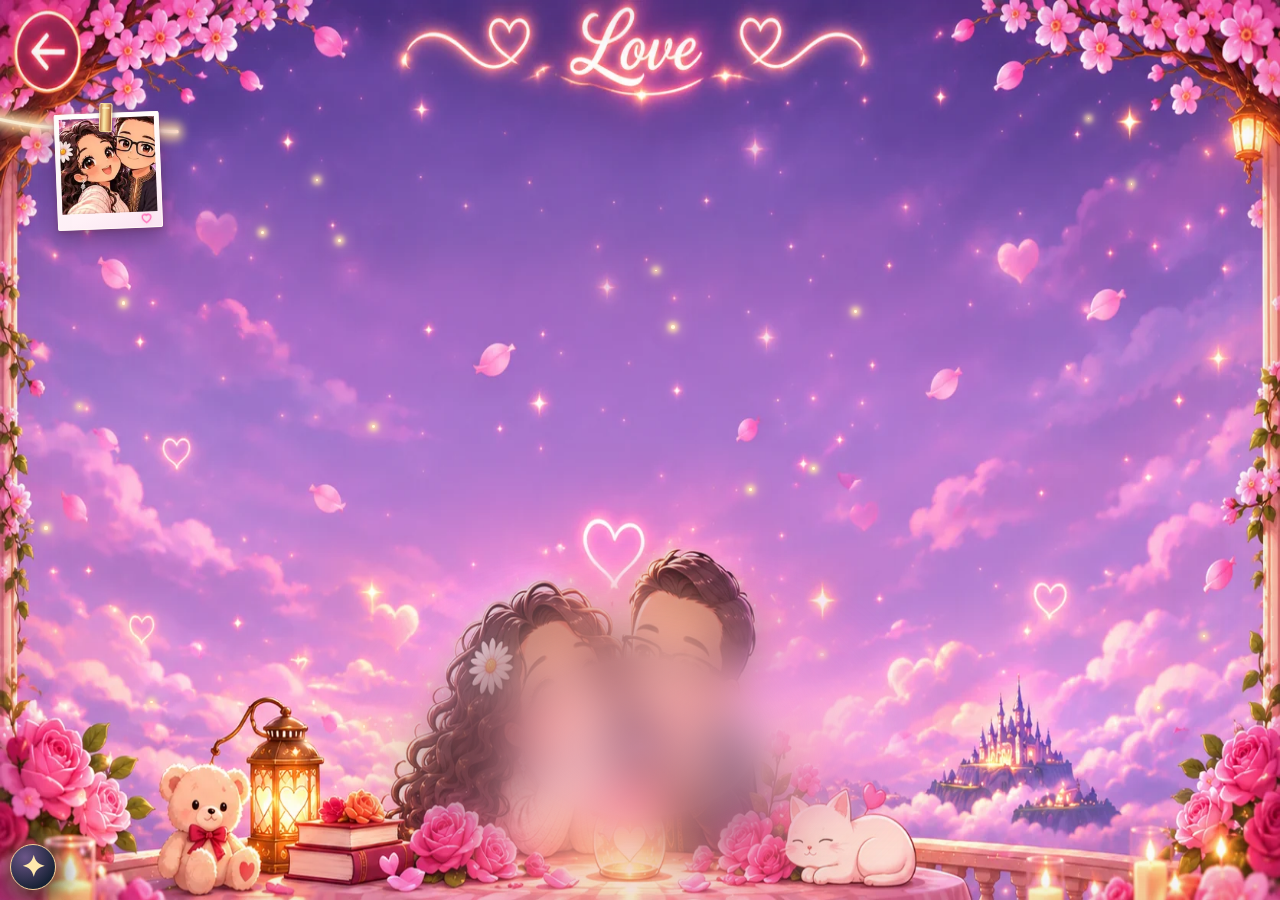
<file: chapters/love-notes/love.html>
<!doctype html>
<html lang="en">
<head>
  <meta charset="utf-8">
  <meta name="viewport" content="width=device-width, initial-scale=1, viewport-fit=cover">
  <meta name="theme-color" content="#6e3f83">
  <meta name="description" content="Thirty little memories, one glowing string, and our love story in Rayan's Dark Forest.">
  <title>Love · Secret Love Notes · Rayan's Dark Forest</title>
  <link rel="icon" href="../../assets/heart.svg" type="image/svg+xml">
  <link rel="preload" href="../../assets/love-memory-sky.webp" as="image" type="image/webp">
  <link rel="preload" href="../../assets/love-polaroid-thumbnails-clean.webp?v=1" as="image" type="image/webp">
  <link rel="stylesheet" href="../../love-memory.css">
  <script defer src="../../love-memory.js"></script>
  <link rel="stylesheet" href="../../forest-music.css?v=6">
  <script defer src="../../forest-audio-config.js?v=2"></script>
  <script defer src="../../forest-local-music.js?v=2"></script>
  <script defer src="../../forest-music.js?v=7"></script>
</head>
<body class="love-memory-page">
  <main class="love-memory-scene" id="love-memory-scene" aria-label="Our thirty memories — an animated love scrapbook">
    <div class="memory-painting" aria-hidden="true"></div>
    <h1 class="screen-reader-only">Love — Our Little Polaroid Memories</h1>
    <a class="memory-back" href="../love-notes.html" aria-label="Back to the flying love letters">
      <svg viewBox="0 0 32 32" fill="none" stroke="currentColor" stroke-width="2.5" aria-hidden="true"><path d="M18 6 8 16l10 10M9 16h17" stroke-linecap="round" stroke-linejoin="round"/></svg>
    </a>
    <div class="memory-mobile-heading" aria-hidden="true">Love</div>
    <div class="memory-ambient" id="memory-ambient" aria-hidden="true"></div>

    <div class="memory-thread-stage" id="memory-thread-stage">
      <svg class="memory-thread" id="memory-thread" viewBox="0 0 1672 941" preserveAspectRatio="none" aria-hidden="true">
        <defs>
          <filter id="memory-thread-glow" x="-30%" y="-30%" width="160%" height="160%"><feGaussianBlur stdDeviation="6"/></filter>
          <linearGradient id="memory-thread-gold" x1="0" y1="0" x2="1" y2="0"><stop offset="0" stop-color="#fff9d7"/><stop offset=".36" stop-color="#ffb8b4"/><stop offset=".7" stop-color="#ffe9aa"/><stop offset="1" stop-color="#fff2d7"/></linearGradient>
        </defs>
        <path class="memory-thread-aura" id="memory-thread-aura"></path>
        <path class="memory-thread-core" id="memory-thread-core"></path>
      </svg>
      <div class="memory-polaroids" id="memory-polaroids" role="group" aria-label="30 moments of us, revealed one by one"></div>
      <div class="memory-sparkle-bursts" id="memory-sparkle-bursts" aria-hidden="true"></div>
    </div>

    <div class="memory-finale-mist" id="memory-finale-mist" aria-hidden="true"></div>
    <div class="memory-couple-finale" id="memory-couple-finale" aria-hidden="true">
      <img src="../../assets/love-memory-couple.webp" width="715" height="395" alt="" draggable="false">
      <span class="memory-finale-halo"></span>
    </div>
    <div class="memory-mobile-ending" aria-hidden="true"><img src="../../assets/love-memory-couple.webp" width="715" height="395" alt=""></div>
    <p class="screen-reader-only" id="memory-announcement" role="status" aria-live="polite"></p>
  </main>

  <div class="memory-lightbox" id="memory-lightbox" role="dialog" aria-modal="true" aria-label="Polaroid memory" hidden>
    <button type="button" class="memory-lightbox-close" id="memory-lightbox-close" aria-label="Close this memory">
      <svg viewBox="0 0 28 28" fill="none" stroke="currentColor" stroke-width="2" aria-hidden="true"><path d="m6 6 16 16M22 6 6 22" stroke-linecap="round"/></svg>
    </button>
    <div class="memory-lightbox-polaroid" id="memory-lightbox-polaroid">
      <div class="memory-lightbox-picture" id="memory-lightbox-picture"></div>
      <div class="memory-lightbox-label" id="memory-lightbox-label"></div>
    </div>
  </div>
</body>
</html>
</file>
<file: styles.css>
:root{color-scheme:dark;--night:#050e16;--gold:#f5c675;--gold-bright:#fff1ca;--soft-gold:#f3d6a3}
*{box-sizing:border-box}
html,body{margin:0;min-height:100%;background:var(--night)}
body{font-family:Georgia,"Times New Roman",serif;color:var(--gold-bright)}
a{color:inherit}
.visually-hidden{position:absolute!important;width:1px!important;height:1px!important;padding:0!important;margin:-1px!important;overflow:hidden!important;clip:rect(0,0,0,0)!important;white-space:nowrap!important;border:0!important}
/* The exact approved picture fills the screen, with all five hotspots aligned. */
.forest-viewport{display:grid;place-items:center;width:100%;height:100svh;height:100dvh;overflow:hidden;background:#050e16}
.forest-scene{position:relative;isolation:isolate;width:max(100vw,177.577svh);width:max(100vw,177.577dvh);aspect-ratio:1671/941;flex:none;overflow:hidden}
/* One full image avoids vertical seams between sliced image files. */
.forest-art{position:absolute;inset:0;display:block;width:100%;height:100%;object-fit:fill;user-select:none;pointer-events:none}
.magic-dust{position:absolute;inset:0;pointer-events:none;overflow:hidden}
.firefly{position:absolute;left:var(--x);top:var(--y);width:var(--size);height:var(--size);border-radius:50%;opacity:0;background:#fff0b8;box-shadow:0 0 4px 2px #ffd784,0 0 15px 4px #f4a94a70;animation:float-glimmer var(--time) ease-in-out var(--delay) infinite alternate}
@keyframes float-glimmer{0%{opacity:.0;transform:translate3d(0,8px,0) scale(.6)}38%{opacity:.65}75%{opacity:.16}100%{opacity:.8;transform:translate3d(var(--drift),-17px,0) scale(1.12)}}
.lantern-links{position:absolute;inset:0;pointer-events:none}
.lantern{position:absolute;display:block;z-index:2;pointer-events:auto;border-radius:48%;outline:0;touch-action:manipulation;-webkit-tap-highlight-color:transparent}
.lantern::before{content:"";position:absolute;inset:5%;border:1.6px solid transparent;border-radius:42%;opacity:0;transition:opacity .25s,border-color .25s,box-shadow .25s,transform .25s;transform:scale(.94)}
.lantern:is(:hover,:focus-visible)::before{opacity:1;border-color:#fff0b0bb;box-shadow:0 0 14px 5px #f7a63d80,0 0 34px 13px #ffbc4945,inset 0 0 28px #ffe9b83b;transform:scale(1)}
.lantern:active::before{box-shadow:0 0 30px 12px #fff0bcb0,inset 0 0 18px #ffe2a0a0}
.lantern-hunt{left:53.1%;top:9.1%;width:15.2%;height:30.9%}
.lantern-words{left:79.8%;top:9.2%;width:15.8%;height:30.9%}
.lantern-matching{left:48.9%;top:39.2%;width:15.5%;height:30.3%}
.lantern-notes{left:68.2%;top:30.4%;width:13.6%;height:32.7%}
.lantern-treasure{left:79.9%;top:45.8%;width:16.5%;height:38.5%}
/* Portrait phones can pan across a full-height scene to reach the lanterns. */
@media (max-width:720px) and (orientation:portrait){
  .forest-viewport{display:block;overflow-x:auto;overflow-y:hidden;scrollbar-width:thin;scrollbar-color:#bb8747 #06101a;overscroll-behavior-x:contain}
  .forest-scene{width:max(100vw,177.577svh);width:max(100vw,177.577dvh);height:auto;margin:0}
}
@media (prefers-reduced-motion:reduce){*,*::before,*::after{animation-duration:.001ms!important;transition-duration:.001ms!important}.firefly{display:none}}
/* Empty room pages retain a quiet piece of the same original forest artwork. */
.chapter{min-height:100svh;display:grid;place-items:center;position:relative;padding:clamp(20px,4vw,48px);overflow:hidden;background:#030b12}
.chapter::before{content:"";position:fixed;inset:-5%;z-index:0;background:url('assets/rayans-dark-forest.avif') center/cover no-repeat;filter:blur(14px) brightness(.33) saturate(.86);transform:scale(1.08)}
.chapter::after{content:"";position:fixed;inset:0;z-index:0;pointer-events:none;background:radial-gradient(ellipse at 50% 44%,#0e253900 15%,#02070cee 100%)}
.chapter-card{position:relative;z-index:1;width:min(600px,100%);padding:clamp(34px,6vw,65px) clamp(26px,5vw,56px);border:1px solid #ffcd7994;border-radius:27px;text-align:center;background:linear-gradient(150deg,#102031e8,#071119f0);box-shadow:0 0 70px #efac4a22,inset 0 0 30px #e7aa4411}
.chapter-mark{width:65px;height:65px;display:block;margin:0 auto 24px;color:#e7c07c;filter:drop-shadow(0 0 13px #f5bd75);}
.chapter-card h1{font-weight:normal;font-size:clamp(39px,6vw,62px);line-height:1.02;letter-spacing:-.025em;margin:0 0 20px;color:#f8dba9;text-shadow:0 0 22px #d99b45a0}
.chapter-card p{font-size:clamp(16px,2.5vw,20px);line-height:1.65;font-style:italic;color:#f2ddb9;margin:0 auto 32px;max-width:400px}
.chapter-back{display:inline-flex;align-items:center;justify-content:center;gap:12px;min-height:49px;padding:12px 25px;border:1px solid #ffd38fa8;border-radius:999px;color:#ffe1a9;background:#633e172a;text-decoration:none;font-size:16px;box-shadow:0 0 25px #da8b3426;transition:box-shadow .2s,transform .2s}
.chapter-back:hover,.chapter-back:focus-visible{transform:translateY(-2px);outline:1px solid #fff1b3;box-shadow:0 0 30px #e49b5788}
</file>
<file: forest-music.css>
/* Shared Cozy Library soundtrack — self-contained, never affects game layouts. */
#forest-cozy-music[hidden],#forest-cozy-music .forest-music-menu[hidden]{display:none!important}
#forest-cozy-music{
 position:fixed;z-index:100;bottom:max(10px,env(safe-area-inset-bottom));left:max(10px,env(safe-area-inset-left));
 width:min(298px,calc(100vw - 20px));color:#fff3d6;
 font:500 12px/1.35 Georgia,"Times New Roman",serif;
 filter:drop-shadow(0 8px 17px #000a);box-sizing:border-box;
}
#forest-cozy-music *{box-sizing:border-box}
#forest-cozy-music :is(button,input,a):focus-visible{
 outline:2px solid #ffde91;outline-offset:3px
}
#forest-cozy-music .forest-music-toolbar{
 display:flex;align-items:center;gap:5px;padding:6px;
 border:1px solid #d6b176cf;border-radius:13px;
 background:linear-gradient(120deg,#081a29f8,#2a2534f8);
 box-shadow:0 0 17px #efbd6740;
}
#forest-cozy-music .forest-music-mark{font-size:20px;color:#f0d09b;padding:0 2px}
#forest-cozy-music .forest-music-name{
 font-size:12px;color:#f8e3b9;font-weight:700;
 flex:1;min-width:0;white-space:nowrap;overflow:hidden;text-overflow:ellipsis
}
#forest-cozy-music button{
 border:1px solid #e6c3898c;border-radius:9px;cursor:pointer;
 font:700 12px Georgia,serif;
}
#forest-cozy-music .forest-music-toolbar button{
 min-height:32px;padding:5px 7px;background:linear-gradient(120deg,#705335,#c9a168);
 color:#24190e;white-space:nowrap;
}
#forest-cozy-music button:hover:not(:disabled){filter:brightness(1.12)}
#forest-cozy-music button:disabled{opacity:.55;cursor:not-allowed}
#forest-cozy-music .forest-music-status{
 margin:3px 1px 0;padding:5px 8px;border-radius:8px;
 background:#0b1b2beb;color:#f2deb5;line-height:1.3;overflow-wrap:anywhere;
}
#forest-cozy-music .forest-music-menu{
 margin-top:5px;padding:13px;max-height:min(68vh,490px);overflow:auto;
 border:1px solid #dcbd8dbd;border-radius:13px;
 background:linear-gradient(145deg,#0a1d2bf9,#24202ef9);
 box-shadow:0 8px 25px #000b;
}
#forest-cozy-music .forest-music-menu label{display:block;color:#f3d49d;margin:0 0 6px}
#forest-cozy-music .forest-music-menu input[type=range]{
 display:block;width:100%;accent-color:#e3bb76;margin:0 0 10px;
}
#forest-cozy-music .forest-music-menu p{
 margin:10px 0;color:#e9d9c1;font-size:12px;line-height:1.45;
}
#forest-cozy-music .forest-music-menu button{
 display:block;width:100%;padding:10px;margin:8px 0;
 background:#694d35;color:#fff2d8;
}
#forest-cozy-music .forest-music-menu #forest-cozy-delete{background:#332b34}
#forest-cozy-music .forest-music-menu .forest-music-note{
 color:#d7c3ae;font-style:italic;font-size:11px;
}
@media(max-width:480px){
 #forest-cozy-music{width:min(245px,calc(100vw - 16px));left:8px;bottom:max(8px,env(safe-area-inset-bottom))}
 #forest-cozy-music .forest-music-toolbar{padding:5px}
 #forest-cozy-music .forest-music-mark{font-size:17px}
 #forest-cozy-music .forest-music-name{font-size:11px}
 #forest-cozy-music .forest-music-toolbar button{min-height:30px;padding:4px 5px;font-size:11px}
 #forest-cozy-music .forest-music-status{font-size:10px}
}

/* Hosted soundtracks: the visitor only sees player controls, not file setup. */
#forest-cozy-music [hidden] {display:none!important}
#forest-music-entrance {
  position:fixed;inset:0;z-index:2147480000;
  display:grid;place-items:center;padding:24px;
  background:radial-gradient(ellipse at 50% 35%,#252040ea,#030b16f2 75%);
  color:#fce8bd;text-align:center;
  -webkit-backdrop-filter:blur(12px);backdrop-filter:blur(12px);
}
#forest-music-entrance .forest-entrance-card {
  width:min(440px,100%);padding:36px 24px;
  border:1px solid #d6b477aa;border-radius:20px;
  background:linear-gradient(145deg,#182333ee,#271f37ee);
  box-shadow:0 18px 80px #0009,0 0 42px #e5b9782a;
  font-family:Georgia,"Times New Roman",serif;
}
#forest-music-entrance .forest-entrance-eyebrow {
  font-size:12px;letter-spacing:.18em;text-transform:uppercase;color:#d7b681;
}
#forest-music-entrance h2 {
  margin:14px 0;font:600 clamp(28px,6vw,42px)/1.1 Georgia,serif;color:#ffe7ac;
}
#forest-music-entrance p {font-size:16px;line-height:1.6;color:#f7e3c2}
#forest-music-entrance button {
  display:block;margin:28px auto 14px;padding:15px 30px;min-height:52px;
  border:1px solid #f9dfa6;border-radius:30px;
  background:linear-gradient(125deg,#ae804c,#f0d090);
  color:#241716;cursor:pointer;
  font:bold 17px Georgia,serif;box-shadow:0 3px 26px #d6b47777;
}
#forest-music-entrance button:focus-visible {outline:3px solid #fff;outline-offset:4px}
#forest-music-entrance .forest-entrance-hint {font-size:12px;color:#dec69a}

/* Compact music star: one tap to expand; all player controls live inside. */
#forest-cozy-music { width:auto; z-index:1100; }
#forest-cozy-music.is-open { width:min(298px,calc(100vw - 20px)); }
#forest-cozy-music .forest-music-body[hidden] { display:none!important; }
#forest-cozy-music .forest-music-toggle {
  display:grid;place-items:center;width:46px;height:46px;min-width:46px;
  padding:0;border:1px solid #f0d39b;border-radius:50%;
  color:#ffe8ad;font:700 29px/1 Georgia,serif;cursor:pointer;
  background:radial-gradient(circle at 32% 28%,#6c5588,#162134 75%);
  box-shadow:0 0 22px #f8d99877,0 5px 22px #000a;
  transition:transform .18s ease,box-shadow .18s ease;
}
#forest-cozy-music .forest-music-toggle:hover {
  transform:scale(1.06);box-shadow:0 0 28px #f8d998ab,0 5px 22px #000a;
}
#forest-cozy-music.is-open .forest-music-toggle{margin-bottom:6px}
#forest-cozy-music .forest-music-body { width:100%; }
#forest-cozy-music:not(.is-open) .forest-music-body{display:none!important}
@media(max-width:480px){
 #forest-cozy-music{width:auto}
 #forest-cozy-music.is-open{width:min(245px,calc(100vw - 16px))}
 #forest-cozy-music .forest-music-toggle{width:44px;height:44px;min-width:44px}
}

/* Keep all in-app chapters inside the homepage so its audio never restarts. */
#forest-adventure-frame {
 position:fixed;inset:0;width:100%;height:100%;height:100dvh;
 border:0;display:block;z-index:800;background:#07131d;
}
#forest-adventure-frame[hidden]{display:none!important}
body.forest-shell-in-chapter {overflow:hidden!important}



/* Only visible while a local folder is being dragged over the app. */
.forest-local-drop-overlay{
  position:fixed;inset:10px;z-index:2000;pointer-events:none;
  display:grid;place-items:center;padding:20px;
  background:#102a37e8;border:5px dashed #ffe0a3;border-radius:25px;
  color:#fff1d1;text-align:center;font:700 clamp(20px,4vw,40px)/1.3 system-ui,sans-serif;
  text-shadow:0 2px 10px #0009;
}
.forest-local-drop-overlay[hidden]{display:none!important}
</file>
<file: hangman.css>
/* Rayan's Dark Forest — approved Gothic Hangman layout.
   This is genuine responsive HTML/CSS; the clean approved AI artwork is the
   PAGE BACKGROUND only, never a screenshot of the UI. */
:root{
  color-scheme:dark;
  --hm-gold:#ffdb9c;
  --hm-gold-strong:#ffe4af;
  --hm-gold-dark:#b9733c;
  --hm-purple:#f6b1ff;
  --hm-magenta:#ea48fd;
  --hm-night:#0b0620;
  --hm-text:#fff0d7;
}
*{box-sizing:border-box}
html{min-width:320px;scroll-behavior:smooth}
body{margin:0;min-height:100svh;background:#0a0520;color:var(--hm-text);font-family:'Cormorant Garamond',Georgia,serif;-webkit-font-smoothing:antialiased}
button,a{font:inherit}
button{cursor:pointer}
a{color:inherit;text-decoration:none}
button:focus-visible,a:focus-visible{outline:3px solid #f9d8ff;outline-offset:4px}
.hangman-scene{position:fixed;inset:0;z-index:-2;pointer-events:none;
  background:#100720 url('assets/hangman-approved-forest.avif') center center/cover no-repeat}
.hangman-scene::after{content:"";position:absolute;inset:0;
  background:linear-gradient(90deg,rgba(4,2,17,.26),transparent 35%,rgba(6,3,19,.14)),linear-gradient(180deg,#10061a21,#1605221c 75%,#0d041c3b)}
.hangman-layout{display:grid;grid-template-columns:clamp(225px,15.55vw,260px) minmax(0,1fr);min-height:100svh;max-width:1920px;margin:auto}
/* Actual site navigation; no icon screenshots or emoji fonts. */
.hangman-sidebar{isolation:isolate;position:relative;display:flex;flex-direction:column;min-height:100svh;
  border:6px double #ce9e5b;border-radius:20px 20px 8px 8px;
  background:linear-gradient(90deg,#0a0619ec,#0e071dbd 60%,#0a0516ee);
  box-shadow:inset 0 0 20px #efae6c4b,4px 0 22px #040113c9,0 0 11px #c9875269;
  padding:69px 7px 60px;overflow:hidden}
.hangman-sidebar::before{content:"";position:absolute;inset:9px;z-index:-1;border:1px solid #bb905abd;border-radius:20px;pointer-events:none}
.hangman-sidebar::after{content:"";position:absolute;bottom:24px;left:50%;width:95px;height:50px;transform:translateX(-50%);
  border-bottom:3px solid #ffd28a;border-radius:0 0 50% 50%;filter:drop-shadow(0 0 6px #efb77a);opacity:.85}
.hangman-sidebar-ornate{pointer-events:none;position:absolute;left:50%;transform:translateX(-50%) rotate(45deg);
  border:2px solid #f7cd8e;background:#2c1432;width:35px;height:35px;box-shadow:0 0 10px #d29b64}
.hangman-sidebar-ornate::before,.hangman-sidebar-ornate::after{content:"";position:absolute;inset:7px;border:2px solid #e5b774;border-radius:50%}
.hangman-sidebar-ornate.top{top:-17px}
.hangman-sidebar-ornate.bottom{bottom:11px}
.hangman-sidebar-vines{position:absolute;top:48%;left:2px;right:2px;bottom:60px;pointer-events:none;
  opacity:.75;background:
    radial-gradient(ellipse at 7% 31%,#a746d4 0 1.5%,transparent 4%),
    radial-gradient(ellipse at 87% 67%,#a54de6 0 1.6%,transparent 5%),
    radial-gradient(ellipse at 15% 74%,#ac68ed 0 1.6%,transparent 5%),
    linear-gradient(145deg,transparent 18%,#45205240 45%,transparent 64%);}
.hangman-sidebar-vines span{position:absolute;width:40px;height:40px;border:2px solid #b964d2;border-radius:60% 0 60% 0;transform:rotate(39deg);
  box-shadow:0 0 11px #b75cf466,inset 0 0 7px #9d37cd55;background:#49255d63}
.hangman-sidebar-vines span:nth-child(1){left:8px;top:14%}
.hangman-sidebar-vines span:nth-child(2){right:12px;top:45%;width:25px;height:25px}
.hangman-sidebar-vines span:nth-child(3){left:30px;top:67%;width:32px;height:32px}
.hangman-navigation{position:relative;z-index:1;display:grid;gap:15px;width:100%;margin:0 auto}
.hangman-nav-button{width:100%;min-height:69px;display:flex;align-items:center;justify-content:center;gap:12px;
  border:2px solid #f8cd85;border-radius:19px;
  background:linear-gradient(140deg,#100c22e8,#07091bdf);
  color:#ffe4ae;box-shadow:0 0 8px #ffc46d9e,inset 0 0 10px #fab56336;
  text-shadow:0 0 5px #f1ad72;font:600 clamp(17px,1.45vw,24px)/1.12 'Cinzel',Georgia,serif;
  transition:transform .2s,box-shadow .2s,border-color .2s}
.hangman-nav-button:hover{transform:translateY(-2px);box-shadow:0 0 18px #ffd39ec4,inset 0 0 15px #eab16d58}
.hangman-nav-button.is-active{border-color:#f9b2fe;color:#ffe2cc;background:linear-gradient(140deg,#18082eec,#281040e5);
  box-shadow:0 0 7px 2px #f76aff,0 0 20px 3px #c42cf9a9,inset 0 0 15px #d64af38c}
.hangman-nav-icon{width:35px;height:35px;flex:none;filter:drop-shadow(0 0 6px #ffc57e7c)}
.hangman-nav-matching{gap:9px;font-size:clamp(13px,1.2vw,20px)}
.hangman-nav-matching .hangman-nav-icon{width:37px;height:37px}
/* Header and gold ornamental flourishes */
.hangman-main{min-width:0;padding:0 26px 25px}
.hangman-header{height:195px;display:flex;flex-direction:column;align-items:center;justify-content:flex-start;padding-top:38px}
.hangman-header h1{z-index:1;margin:6px 0 -2px;font:500 clamp(65px,6.3vw,105px)/1.07 'Cinzel',Georgia,serif;
  letter-spacing:.07em;color:#ffe4bd;text-shadow:0 0 3px #fff4cc,0 0 12px #fca4b3,0 1px #9d493a,0 0 31px #f0b06387}
.hangman-top-flourish,.hangman-title-flourish{position:relative;width:min(520px,80%);height:20px}
.hangman-top-flourish::before,.hangman-top-flourish::after,.hangman-title-flourish::before,.hangman-title-flourish::after{
  content:"";position:absolute;top:50%;width:45%;height:2px;background:linear-gradient(90deg,transparent,#efb96e,#ffe3a0);
  box-shadow:0 0 10px #ffc684a3}
.hangman-top-flourish::before,.hangman-title-flourish::before{left:0}
.hangman-top-flourish::after,.hangman-title-flourish::after{right:0;transform:rotate(180deg)}
.hangman-top-flourish span,.hangman-title-flourish span{position:absolute;left:50%;top:50%;transform:translate(-50%,-50%) rotate(45deg);
  width:13px;height:13px;border:2px solid #ffe6ae;background:#8e4d70;box-shadow:0 0 11px #fcd48b}
.hangman-title-flourish{width:min(640px,92%);height:31px}
.hangman-title-flourish::before,.hangman-title-flourish::after{width:44%}
.hangman-title-flourish span{width:19px;height:19px;border-radius:2px}
/* Two-column composition from the owner-approved concept */
.hangman-play-grid{width:100%;max-width:1250px;margin:0 auto;
  display:grid;grid-template-columns:minmax(320px,400px) minmax(0,1fr);
  align-items:start;gap:36px}
.hangman-illustration-frame{position:relative;isolation:isolate;height:584px;margin-top:7px;overflow:hidden;
  border:3px solid #f7c985;border-radius:39px 39px 48px 48px;
  background:linear-gradient(145deg,#1d0b3e90,#120c30a3 53%,#070618bb),linear-gradient(180deg,#743cb453,#11051a9c);
  box-shadow:inset 0 0 0 5px #d8a76e53,inset 0 0 26px #f5b56a51,0 0 19px #f8b96f88}
.hangman-illustration-frame::before{content:"";position:absolute;z-index:1;inset:8px;pointer-events:none;
  border:1px solid #fcd796b8;border-radius:34px 34px 43px 43px}
.hangman-illustration-frame::after{content:"";position:absolute;z-index:2;left:30%;right:30%;top:-2px;
  height:22px;border-radius:0 0 50% 50%;border-bottom:3px solid #ffc57f;box-shadow:0 5px 9px #f8b45f78}
.hangman-frame-corner{position:absolute;z-index:3;width:60px;height:60px;pointer-events:none;
  border-color:#f9d49a;filter:drop-shadow(0 0 4px #f7ad76)}
.hangman-frame-corner.top-left{top:6px;left:6px;border-top:3px double;border-left:3px double;border-radius:27px 0 0 0}
.hangman-frame-corner.top-right{top:6px;right:6px;border-top:3px double;border-right:3px double;border-radius:0 27px 0 0}
.hangman-frame-corner.bottom-left{bottom:6px;left:6px;border-bottom:3px double;border-left:3px double;border-radius:0 0 0 33px}
.hangman-frame-corner.bottom-right{bottom:6px;right:6px;border-bottom:3px double;border-right:3px double;border-radius:0 0 33px 0}
.hangman-art{position:absolute;inset:0;width:100%;height:100%;overflow:visible}
.hangman-drawing-stage{opacity:0;transition:opacity .25s ease}
.hangman-drawing-stage.is-visible{opacity:1}
.hangman-art-rose{position:absolute;left:50%;top:-9px;width:27px;height:27px;transform:translateX(-50%) rotate(45deg);
  background:radial-gradient(circle at center,#f7dca0 0 12%,#973684 17% 44%,#290d2c 67%);
  border:2px solid #ffd5a0;border-radius:35% 58%;box-shadow:0 0 10px #ffba73}
.hangman-art-bottom-flourish{position:absolute;left:50%;bottom:-10px;width:32px;height:32px;transform:translateX(-50%) rotate(45deg);
  border:3px double #ffe2a2;background:#381b42;border-radius:4px;box-shadow:0 0 15px #efbd8d}
.hangman-board{min-width:0;padding-top:12px}
.hangman-category-group{height:98px;text-align:center;display:flex;align-items:center;flex-direction:column;gap:12px}
.hangman-category-title{margin:0;display:flex;align-items:center;justify-content:center;gap:25px;
  font:600 clamp(20px,2vw,28px)/1 'Cinzel',Georgia,serif;letter-spacing:.025em;
  color:#ffe3b7;text-shadow:0 0 8px #edb889,0 2px 6px #08041d}
.hangman-category-title::before,.hangman-category-title::after{content:"";width:125px;max-width:12vw;height:2px;
  background:linear-gradient(90deg,transparent,#e9b874);box-shadow:0 0 7px #ebb371}
.hangman-category-title::after{transform:rotate(180deg)}
.hangman-category-select{display:grid;grid-template-columns:51px minmax(0,1fr) 51px;align-items:center;
  width:min(370px,100%);height:47px;border:2px solid #f0c680;border-radius:30px;
  background:linear-gradient(140deg,#0b071edb,#100a23e8);box-shadow:0 0 12px #f9b77aa3,inset 0 0 11px #f6a35d4d}
#hangman-category-name{min-width:0;padding:0 2px;text-align:center;white-space:nowrap;overflow:hidden;text-overflow:ellipsis;
  font:600 23px/1 'Cormorant Garamond',Georgia,serif;color:#fce6be}
.hangman-category-arrow{display:flex;align-items:center;justify-content:center;height:100%;border:0;background:transparent;
  color:#ffe0a1;filter:drop-shadow(0 0 6px #f2a768);transition:transform .2s}
.hangman-category-arrow:hover{transform:scale(1.16)}
.hangman-category-arrow svg{width:20px;height:20px;fill:currentColor}
.hangman-answer-frame{position:relative;display:flex;align-items:center;justify-content:center;
  min-height:126px;padding:20px 17px 18px;margin:0 0 8px;
  border:3px double #ffc981;border-radius:46px;
  background:linear-gradient(130deg,#100923f2,#0c061ddf 70%,#10071bf2);
  box-shadow:inset 0 0 24px #b974685a,0 0 14px #f8b56c95}
.hangman-answer-frame::after{content:"";position:absolute;inset:6px;border:1px solid #ecb9787c;border-radius:40px;pointer-events:none}
.hangman-frame-ornament{position:absolute;z-index:2;top:-8px;left:50%;width:24px;height:14px;
  transform:translateX(-50%);background:radial-gradient(ellipse,#ffdf9f 10%,#885170 65%,transparent 70%);
  filter:drop-shadow(0 0 4px #ffcc8c)}
.hangman-word{position:relative;z-index:1;display:flex;align-items:center;justify-content:center;align-content:center;
  width:100%;max-width:100%;min-height:55px;gap:clamp(5px,1.2vw,16px);flex-wrap:wrap}
.hangman-letter{display:flex;justify-content:center;align-items:center;min-width:clamp(25px,2.95vw,52px);height:56px;padding:0 2px;
  border-bottom:4px solid #f8a6ff;border-radius:2px;color:#ffe9cf;text-shadow:0 0 8px #edb5ff;
  font:600 clamp(21px,3vw,42px)/1 'Cinzel',Georgia,serif;box-shadow:0 8px 10px -10px #f96bff}
.hangman-letter.is-space{min-width:21px;border:0;box-shadow:none}
.hangman-letter.is-punctuation{min-width:15px;border:0;box-shadow:none}
.hangman-errors{display:flex;justify-content:center;align-items:center;min-height:56px;gap:22px;margin-bottom:18px}
.hangman-errors-label{font:600 clamp(18px,2vw,24px)/1.12 'Cormorant Garamond',Georgia,serif;color:#ffdfbf;
  white-space:nowrap;text-shadow:0 0 6px #dbaa86}
.hangman-wrong-track{display:flex;gap:17px;align-items:center;min-height:40px}
.hangman-diamond{width:24px;height:24px;border:1.5px solid #ffd7ac;transform:rotate(45deg);
  box-shadow:0 0 8px #f6b5848a,inset 0 0 6px #eeafba38;transition:background .2s,box-shadow .2s}
.hangman-diamond.is-lost{background:#b43cbb;box-shadow:0 0 12px #f45aebd4,inset 0 0 5px #ffe8ff}
.hangman-keyboard-frame{position:relative;border:3px double #f5c282;border-radius:33px;
  padding:24px 30px 19px;background:linear-gradient(160deg,#0e0928e8,#0b0821df 50%,#0f0824eb);
  box-shadow:inset 0 0 24px #e39e643d,0 0 19px #e8b5739c}
.hangman-keyboard-frame::before{content:"";position:absolute;inset:7px;pointer-events:none;border:1px solid #d8ab7069;border-radius:27px}
.hangman-keyboard{position:relative;z-index:1;display:grid;gap:9px}
.hangman-key-row{display:flex;justify-content:center;gap:9px}
.hangman-key{height:57px;flex:1 1 0;min-width:0;max-width:70px;
  border:2px solid #f3c182;border-radius:13px;background:linear-gradient(140deg,#161027,#100b21);
  color:#ffebcf;text-shadow:0 0 9px #f3bc84;
  font:500 clamp(22px,2.4vw,37px)/1 'Cinzel',Georgia,serif;
  box-shadow:0 0 7px #e9ab7399,inset 0 0 11px #f1bd7666;transition:transform .16s,box-shadow .16s,border-color .16s}
.hangman-key:hover:not(:disabled){transform:translateY(-3px);border-color:#ffe5b3;box-shadow:0 0 17px #ffc78dcc,inset 0 0 13px #ffcd7659}
.hangman-key.is-correct{color:#fff8dc;border-color:#c9ffdb;background:#17472eab}
.hangman-key.is-wrong{color:#deb6c6;border-color:#e575a8;background:#442038ba}
.hangman-key:disabled{cursor:default;opacity:.65}
.hangman-actions{display:flex;justify-content:center;gap:35px;margin-top:19px}
.hangman-action-button{position:relative;display:flex;align-items:center;justify-content:center;gap:15px;
  min-height:65px;width:min(255px,50%);padding:7px 20px;border:2px solid #edabf3;border-radius:38px;
  color:#ffe7c3;background:linear-gradient(120deg,#5a246bc4,#27123ece 65%,#672b73bd);
  box-shadow:0 0 14px #f47ef5bf,inset 0 0 14px #e7a1f280;transition:transform .2s,box-shadow .2s;
  font:600 clamp(16px,1.8vw,23px)/1.1 'Cinzel',Georgia,serif;text-shadow:0 0 10px #edc295}
.hangman-action-button::before{content:"";position:absolute;inset:5px;border:1px solid #ffd39f65;border-radius:35px;pointer-events:none}
.hangman-action-button:hover:not(:disabled){transform:translateY(-2px);box-shadow:0 0 20px #ef87f6,inset 0 0 20px #ef9bf2a8}
.hangman-action-button:disabled{opacity:.5;cursor:default}
.hangman-action-button svg{width:33px;height:33px;flex:none;color:#ffe0a0;filter:drop-shadow(0 0 5px #dfbc6f)}
.hangman-status{min-height:25px;margin:14px 0 0;text-align:center;font:italic 500 17px/1.2 'Cormorant Garamond',Georgia,serif;
  color:#e7c7ef;text-shadow:0 1px 6px #060319}

/* Tablet: preserve full-sized interactive keys and readable category names. */
@media(max-width:1340px){
  .hangman-play-grid{gap:25px;grid-template-columns:minmax(305px,35%) minmax(0,1fr)}
  .hangman-main{padding:0 18px 24px}
  .hangman-keyboard-frame{padding:21px 18px}
  .hangman-key-row{gap:6px}
  .hangman-key{height:53px;font-size:clamp(19px,2.4vw,30px)}
  .hangman-actions{gap:15px}
}
@media(max-width:1130px){
  .hangman-play-grid{max-width:825px;grid-template-columns:minmax(0,1fr);gap:20px}
  .hangman-illustration-frame{width:min(430px,100%);height:540px;margin:0 auto}
  .hangman-board{padding-top:0}
  .hangman-header{height:166px;padding-top:26px}
  .hangman-header h1{font-size:clamp(54px,7vw,85px)}
  .hangman-category-title::before,.hangman-category-title::after{max-width:11vw}
  .hangman-keyboard-frame{padding:23px 25px}
  .hangman-key-row{gap:9px}
  .hangman-key{font-size:clamp(23px,3vw,34px);height:56px}
}
@media(max-width:760px){
  .hangman-layout{display:block}
  .hangman-sidebar{position:relative;min-height:0;display:block;padding:10px 8px;border-width:0 0 3px;
    border-radius:0;background:#0c071edb;overflow:visible}
  .hangman-sidebar::before,.hangman-sidebar::after,.hangman-sidebar-ornate,.hangman-sidebar-vines{display:none}
  .hangman-navigation{display:flex;justify-content:center;gap:9px;max-width:660px}
  .hangman-nav-button{flex:1;min-height:52px;border-radius:13px;gap:5px;padding:5px 3px;
    font-size:clamp(10px,2.4vw,15px)}
  .hangman-nav-icon,.hangman-nav-matching .hangman-nav-icon{width:25px;height:25px}
  .hangman-main{padding:0 10px 22px}
  .hangman-header{height:130px;padding-top:13px}
  .hangman-header h1{font-size:clamp(38px,10vw,72px);letter-spacing:.045em}
  .hangman-top-flourish{height:10px}.hangman-title-flourish{height:20px}
  .hangman-illustration-frame{height:460px;width:min(360px,100%);border-radius:30px}
  .hangman-board{width:100%;max-width:710px;margin:auto}
  .hangman-category-group{height:94px;gap:10px}
  .hangman-answer-frame{min-height:101px;padding:13px 9px;border-radius:28px}
  .hangman-answer-frame::after{border-radius:22px}
  .hangman-word{min-height:49px;gap:7px}
  .hangman-letter{height:47px;border-bottom-width:3px;min-width:clamp(23px,6vw,41px)}
  .hangman-errors{gap:12px;margin-bottom:10px;flex-wrap:wrap}
  .hangman-wrong-track{gap:12px}
  .hangman-diamond{width:19px;height:19px}
  .hangman-keyboard-frame{padding:15px 10px;border-radius:22px}
  .hangman-keyboard{gap:8px}
  .hangman-key-row{gap:5px}
  .hangman-key{height:44px;border-radius:9px;font-size:clamp(15px,4.6vw,27px)}
  .hangman-action-button{width:min(220px,50%);min-height:54px;gap:7px;padding:5px;font-size:clamp(13px,3.1vw,20px)}
  .hangman-action-button svg{width:24px;height:24px}
  .hangman-actions{margin-top:16px;gap:12px}
}
@media(max-width:390px){
  .hangman-main{padding-left:6px;padding-right:6px}
  .hangman-nav-button{font-size:10px}.hangman-nav-icon{width:21px;height:21px}
  .hangman-category-title{font-size:19px}
  .hangman-keyboard-frame{padding:13px 5px}
  .hangman-key-row{gap:3px}.hangman-key{height:39px;border-width:1px;font-size:15px}
  .hangman-action-button{font-size:13px}
}
@media(prefers-reduced-motion:reduce){
  *,*::before,*::after{animation:none!important;transition:none!important}
}


/* Islamic Hangman levels: slim progress/clue row without changing the artwork. */
.hangman-level-meta{display:flex;align-items:center;justify-content:center;flex-wrap:wrap;gap:9px 18px;
  margin:-4px 0 11px;min-height:24px;text-align:center;
  color:#ffe0af;text-shadow:0 0 7px #efb585}
.hangman-level-number{font:700 clamp(13px,1.2vw,17px)/1.15 'Cinzel',Georgia,serif}
.hangman-level-topic{font:italic 600 clamp(15px,1.4vw,20px)/1.15 'Cormorant Garamond',Georgia,serif;
  color:#f1b9ff}
.hangman-word{row-gap:9px}
.hangman-word-unit{display:inline-flex;align-items:center;justify-content:center;flex:0 0 auto;white-space:nowrap;gap:clamp(2px,.45vw,7px)}
.hangman-word-gap{display:block;flex:0 0 clamp(6px,.7vw,12px);height:3px}
.hangman-word-unit .hangman-letter{flex:0 0 auto}
.hangman-word.is-long .hangman-letter{min-width:clamp(16px,1.9vw,31px);height:43px;padding:0 1px;
  font-size:clamp(16px,2.15vw,29px)}
.hangman-word.is-very-long .hangman-letter{min-width:clamp(13px,1.55vw,24px);height:36px;
  font-size:clamp(14px,1.8vw,23px);border-bottom-width:3px}
.hangman-word.is-very-long .hangman-word-unit{gap:2px}
.hangman-next-level:not([hidden]){display:block;margin:9px auto 0;padding:8px 28px;
  border:2px solid #ffd79a;border-radius:30px;
  background:linear-gradient(125deg,#290c3df5,#0e092bdc);
  color:#fff0c7;box-shadow:0 0 12px #eec07c92,inset 0 0 13px #eac07b44;
  font:700 clamp(15px,1.8vw,20px)/1.2 'Cinzel',Georgia,serif}
.hangman-next-level:hover{box-shadow:0 0 21px #ffd79ac9,inset 0 0 18px #f4aa7a66}
.hangman-next-level[hidden]{display:none!important}
@media(max-width:700px){
  .hangman-level-meta{margin:-5px 0 10px;gap:6px 11px}
  .hangman-word.is-long .hangman-letter{min-width:18px;height:35px;font-size:17px}
  .hangman-word.is-very-long .hangman-letter{min-width:13px;height:32px;font-size:14px}
  .hangman-word.is-long .hangman-word-unit{gap:2px}
  .hangman-word-gap{flex-basis:7px}
}


/* Feedback for real incorrect guesses; the five SVG stages still use the same artwork. */
.hangman-wrong-count{display:inline-flex;align-items:center;justify-content:center;
  min-width:76px;padding:4px 9px;border:1px solid #eec18b;border-radius:20px;
  background:#1b0d2ad9;color:#ffe1bd;box-shadow:0 0 7px #e6ab6780;
  font:700 clamp(12px,1.2vw,16px)/1 'Cinzel',Georgia,serif;
  white-space:nowrap;font-variant-numeric:tabular-nums}
.hangman-answer-frame.is-wrong-flash{animation:hangman-error-shake .52s ease-in-out,
  hangman-error-border .8s ease-out}
.hangman-illustration-frame.is-wrong-flash{animation:hangman-error-border .8s ease-out}
.hangman-wrong-track.is-wrong-flash .hangman-diamond.is-lost{
  animation:hangman-error-diamond .7s ease-out}
@keyframes hangman-error-shake{
  0%,100%{transform:translateX(0)}
  15%,45%{transform:translateX(-5px)}
  30%,65%{transform:translateX(5px)}
  80%{transform:translateX(-2px)}
}
@keyframes hangman-error-border{
  0%,100%{box-shadow:inset 0 0 24px #b974685a,0 0 14px #f8b56c95}
  35%{border-color:#ff638c;box-shadow:0 0 18px #ff4c78,0 0 34px #ff326888,inset 0 0 22px #ff537b9c}
}
@keyframes hangman-error-diamond{
  0%,100%{filter:none}
  45%{filter:drop-shadow(0 0 9px #ff3979) brightness(1.8)}
}
/* Big, immediate victory/loss announcement; the CTA sits ABOVE the keyboard. */
.hangman-result{position:relative;margin:9px 0 14px;padding:13px 16px 15px;text-align:center;
  border:2px solid #f8ce91;border-radius:20px;background:linear-gradient(130deg,#160a2df5,#270b36e8,#10071ff0);
  box-shadow:0 0 19px #f0bd7a9a,inset 0 0 18px #d597a24d}
.hangman-result[hidden]{display:none!important}
.hangman-result.is-win{border-color:#ffd58e;box-shadow:0 0 12px #ffc981,0 0 26px #f7a8ee87,inset 0 0 20px #ae5cd54a;
  animation:hangman-victory-glow 1.5s ease-in-out 2}
.hangman-result.is-loss{border-color:#df84a0;box-shadow:0 0 16px #a13b6f85,inset 0 0 18px #813a6242}
.hangman-result-title{display:block;font:700 clamp(16px,2vw,24px)/1.15 'Cinzel',Georgia,serif;
  color:#ffe1a3;text-shadow:0 0 14px #ecb36f;letter-spacing:.03em}
.hangman-result.is-loss .hangman-result-title{color:#ffbacf}
.hangman-result-message{margin:6px auto 5px;max-width:95%;
  font:600 clamp(16px,1.7vw,22px)/1.1 'Cormorant Garamond',Georgia,serif;color:#ffe8d5}
.hangman-result .hangman-next-level:not([hidden]){margin:8px auto 0;
  min-height:47px;padding:8px 24px;border-color:#ffd48b;
  background:linear-gradient(125deg,#752680,#3d1558,#812a80);
  box-shadow:0 0 12px #ffcf88,0 0 18px #ed74e788,inset 0 0 15px #f7bb8780;
  color:#fff6d8;font-weight:700;letter-spacing:.025em;
  animation:hangman-next-pulse 1.25s ease-in-out infinite alternate}
.hangman-result .hangman-next-level:focus-visible{outline:3px solid #fff6d1;outline-offset:3px}
@keyframes hangman-victory-glow{50%{box-shadow:0 0 20px #ffe2a7,0 0 45px #ed8bf6a6,inset 0 0 30px #c863d36b}}
@keyframes hangman-next-pulse{to{box-shadow:0 0 18px #ffe5b0,0 0 29px #f38dffa6,inset 0 0 22px #f7c3b18a}}
/* Original CSS-painted gold/purple flower-petal confetti. No emoji or screenshots. */
.hangman-confetti{position:fixed;inset:0;pointer-events:none;z-index:50;overflow:hidden}
.hangman-confetti-piece{position:absolute;left:var(--x);top:-22px;display:block;
  width:var(--size);height:calc(var(--size) * 1.7);
  background:#f8d48a;border-radius:80% 0 80% 0;box-shadow:0 0 7px #fbd29b88;
  opacity:0;animation:hangman-confetti-fall var(--duration) cubic-bezier(.15,.6,.42,1)
  var(--delay) both}
.hangman-confetti-piece:nth-child(4n + 2){background:#e875ec;box-shadow:0 0 7px #ef9bfa9c}
.hangman-confetti-piece:nth-child(4n + 3){background:#f6a9c9;box-shadow:0 0 7px #e898d3a4}
.hangman-confetti-piece:nth-child(4n + 4){background:#fff3c9;box-shadow:0 0 7px #ffe7bfa4}
@keyframes hangman-confetti-fall{
  0%{transform:translate3d(0,-5vh,0) rotate(0deg);opacity:0}
  8%{opacity:1}
  80%{opacity:1}
  100%{transform:translate3d(var(--drift),110vh,0) rotate(var(--spin));opacity:0}
}
@media(max-width:760px){
 .hangman-errors{gap:8px}
 .hangman-wrong-count{padding:4px 7px;font-size:12px}
 .hangman-result{margin:7px 0 12px;padding:11px 9px 13px}
 .hangman-result .hangman-next-level:not([hidden]){min-height:44px;padding:8px 16px;font-size:15px}
}
@media(prefers-reduced-motion:reduce){
 .hangman-answer-frame.is-wrong-flash,
 .hangman-illustration-frame.is-wrong-flash,
 .hangman-wrong-track.is-wrong-flash .hangman-diamond.is-lost,
 .hangman-result.is-win,.hangman-result .hangman-next-level:not([hidden]){
   animation:none!important}
 .hangman-confetti{display:none!important}
}
</file>
<file: heartkeeper.css>
:root{color-scheme:dark;--ivory:#fff4df;--cream:#efd8b1;--gold:#f8ce82;--blush:#ff81cf;--rose:#f73ea8;--wine:#471342;--midnight:#16091f;--lav:#d9c8ff;--line:rgba(255,213,145,.45)}
*{box-sizing:border-box}html,body{height:100%;margin:0;overflow:hidden;background:#120619}body{font-family:Georgia,'Times New Roman',serif;color:var(--ivory);-webkit-tap-highlight-color:transparent}button{font:inherit;cursor:pointer;touch-action:manipulation}button:focus-visible{outline:2px solid #fff2c0;outline-offset:4px}button:disabled{cursor:not-allowed;opacity:.43}p,h1,h2,h3{margin:0}svg{width:1em;height:1em;fill:none;stroke:currentColor;stroke-width:2.5;stroke-linecap:round;stroke-linejoin:round}.sprite{position:absolute;width:0;height:0;pointer-events:none}.app{position:fixed;inset:0;overflow:hidden;isolation:isolate;background:#120619}.world-scroll{position:absolute;inset:0;overflow-x:auto;overflow-y:hidden;scrollbar-width:none;overscroll-behavior:contain;touch-action:pan-x;cursor:grab}.world-scroll:active{cursor:grabbing}.world-scroll::-webkit-scrollbar{display:none}.world{height:100%;width:max(100vw,177.6833svh);position:relative;isolation:isolate;overflow:hidden}.scene-art{width:100%;height:100%;position:absolute;inset:0;display:block;object-fit:cover;user-select:none;-webkit-user-drag:none;pointer-events:none;animation:scene-breathe 17s ease-in-out infinite alternate;transform-origin:center}.scene-art.scene-enter{animation:scene-reveal 1.8s ease-out both,scene-breathe 17s ease-in-out 1.8s infinite alternate}.art-dim{position:absolute;inset:0;pointer-events:none;background:linear-gradient(0deg,rgba(14,2,23,.24),transparent 42%,rgba(4,1,19,.25)),radial-gradient(ellipse at 50% 45%,transparent 17%,rgba(7,1,16,.12) 74%,rgba(7,1,16,.34));transition:background 1s}.scene-labyrinth .art-dim{background:radial-gradient(ellipse at 54% 50%,transparent 20%,rgba(10,1,28,.25)),linear-gradient(0deg,rgba(10,1,25,.18),transparent 64%)}.scene-clockwork .art-dim{background:linear-gradient(90deg,rgba(3,9,32,.12),rgba(81,2,45,.15)),linear-gradient(0deg,rgba(5,1,14,.22),transparent)}.scene-warden .art-dim{background:radial-gradient(ellipse at 50% 25%,rgba(60,0,46,.1),rgba(11,0,18,.25))}.scene-everafter .art-dim{background:linear-gradient(0deg,rgba(13,0,16,.24),transparent 70%)}.magic-fog{position:absolute;inset:-10%;pointer-events:none;background:radial-gradient(ellipse at 38% 92%,rgba(255,120,207,.2),transparent 30%),radial-gradient(ellipse at 71% 88%,rgba(162,95,255,.12),transparent 27%);mix-blend-mode:screen;filter:blur(24px);animation:fog-move 17s ease-in-out infinite alternate}.magic-aurora{position:absolute;inset:0;pointer-events:none;background:linear-gradient(110deg,transparent 20%,rgba(255,81,192,.045) 48%,transparent 73%);animation:aurora 10s ease-in-out infinite alternate}.vignette{position:absolute;inset:0;pointer-events:none;z-index:3;background:linear-gradient(180deg,rgba(10,1,19,.62),transparent 22%,transparent 73%,rgba(12,0,25,.64))}.spark-field{position:absolute;inset:0;pointer-events:none;overflow:hidden}.spark{position:absolute;width:3px;height:3px;border-radius:50%;background:#fff6df;box-shadow:0 0 7px 2px #ff77d2,0 0 19px 4px #f62abf;opacity:.6;animation:spark-drift var(--time,8s) linear infinite;animation-delay:var(--delay,0s)}.spark:before{content:'';position:absolute;left:1px;top:-6px;width:1px;height:15px;background:linear-gradient(transparent,#ffe5c1,transparent);opacity:.8}.world-glow{position:absolute;inset:0;pointer-events:none;overflow:hidden}.world-glow:after{content:'';position:absolute;left:49%;top:42%;height:24%;aspect-ratio:1;border-radius:50%;transform:translate(-50%,-50%);background:radial-gradient(circle,rgba(255,226,195,.12),rgba(249,15,177,.065) 40%,transparent 70%);mix-blend-mode:screen;animation:heart-glow 5s ease-in-out infinite alternate}.scene-warden .world-glow:after{left:50%;top:50%;height:35%}.scene-everafter .world-glow:after{height:48%;background:radial-gradient(circle,rgba(255,243,213,.25),rgba(247,75,184,.08),transparent)}
.hud{position:absolute;z-index:20;top:0;left:0;right:0;height:82px;display:flex;align-items:center;padding:calc(12px + env(safe-area-inset-top)) clamp(14px,2.6vw,42px) 12px;gap:13px;pointer-events:none}.hud>*{pointer-events:auto}.hud-crest{width:51px;height:51px;display:grid;place-items:center;flex:none;color:#ffe5b9;background:radial-gradient(circle at 50% 30%,#8e2464,#300b3a 72%);border:1px solid #dbac72;border-radius:50%;box-shadow:inset 0 0 0 3px rgba(24,0,33,.82),inset 0 0 19px rgba(246,90,198,.65),0 0 20px rgba(245,65,187,.28)}.hud-crest svg{width:23px;height:23px;filter:drop-shadow(0 0 4px #ff8dda)}.hud-title{display:flex;flex-direction:column;gap:3px;text-shadow:0 2px 12px #100315;letter-spacing:.12em}.hud-title small{font-family:ui-serif,Georgia,serif;font-size:9px;letter-spacing:.36em;color:#efbf92}.hud-title strong{font-size:clamp(13px,1.5vw,19px);font-weight:normal;letter-spacing:.12em;white-space:nowrap}.hud-actions{margin-left:auto;display:flex;gap:9px;align-items:center}.hud-button{text-decoration:none;border:1px solid rgba(255,217,159,.65);background:linear-gradient(150deg,rgba(66,13,62,.9),rgba(18,6,31,.82));color:var(--ivory);border-radius:100px;padding:11px 15px;display:flex;align-items:center;gap:9px;font-family:system-ui,sans-serif;letter-spacing:.15em;font-size:10px;font-weight:700;backdrop-filter:blur(12px);box-shadow:inset 0 1px rgba(255,232,199,.12),0 0 19px rgba(201,30,132,.2)}.hud-button:hover{border-color:#ffe6af;box-shadow:0 0 18px rgba(255,70,177,.5)}.hud-button svg{font-size:18px}.hud-square{padding:11px;width:43px;height:43px;justify-content:center}.chapter-meter{position:absolute;right:24px;top:98px;z-index:12;display:flex;gap:7px;pointer-events:none}.relic{width:36px;height:36px;display:grid;place-items:center;border:1px solid rgba(246,197,135,.25);border-radius:50%;color:rgba(252,220,172,.45);background:rgba(18,3,29,.65);box-shadow:inset 0 0 13px rgba(35,0,35,.9);backdrop-filter:blur(6px)}.relic svg{width:18px;height:18px}.relic.found{color:#fff3bc;border-color:#ffd48d;background:radial-gradient(circle,#a82a77,#3b0644 75%);box-shadow:0 0 20px #fd50bb,inset 0 0 12px #ef72be;animation:relic-awake 2.7s ease-in-out infinite alternate}.chapter-stamp{position:absolute;z-index:9;left:50%;top:90px;transform:translateX(-50%);font-family:Georgia,serif;font-size:11px;letter-spacing:.3em;text-transform:uppercase;text-shadow:0 0 13px #df3196;color:#ffe0ad;white-space:nowrap;pointer-events:none}.story-card{position:absolute;z-index:14;bottom:clamp(18px,4svh,50px);left:clamp(15px,4.6vw,76px);max-width:min(545px,calc(100vw - 30px));padding:25px clamp(22px,3.1vw,38px) 25px;border:1px solid rgba(255,206,144,.57);border-radius:25px 25px 28px 28px;background:linear-gradient(146deg,rgba(38,8,42,.84),rgba(30,6,34,.78) 58%,rgba(56,9,43,.77));box-shadow:inset 0 1px rgba(255,222,170,.24),inset 0 0 32px rgba(214,45,151,.12),0 15px 60px rgba(12,0,25,.55),0 0 24px rgba(231,42,153,.17);backdrop-filter:blur(18px);transition:opacity .45s,transform .45s}.story-card.hidden{opacity:0;transform:translateY(22px);pointer-events:none}.story-ornament{display:flex;gap:13px;align-items:center;justify-content:center;margin-bottom:14px;color:var(--gold)}.story-ornament span{width:63px;height:1px;background:linear-gradient(90deg,transparent,var(--gold))}.story-ornament span:last-child{transform:rotate(180deg)}.story-ornament svg{width:17px;height:17px;filter:drop-shadow(0 0 7px #f650aa)}.story-eyebrow,.dialog-eyebrow{font:700 10px/1.3 system-ui,sans-serif;letter-spacing:.25em;color:#f9c889;margin-bottom:9px}.story-card h1{font-size:clamp(28px,3.7vw,45px);font-style:italic;font-weight:normal;line-height:1.08;color:#fff1d4;text-shadow:0 0 16px rgba(255,105,198,.45);margin-bottom:10px}.story-copy{font-size:clamp(14px,1.16vw,17px);line-height:1.56;color:#f7dfdb;max-width:500px;text-wrap:pretty}.story-actions{display:flex;flex-wrap:wrap;gap:10px;margin-top:19px}.ornate-btn{border:1px solid rgba(255,216,144,.88);border-radius:99px;padding:11px 20px;display:inline-flex;align-items:center;justify-content:center;gap:11px;min-height:42px;color:#fff1d5;background:linear-gradient(160deg,#a12a78 0%,#731f65 43%,#3b103f 100%);text-transform:uppercase;letter-spacing:.13em;font:700 10px system-ui,sans-serif;box-shadow:inset 0 1px rgba(255,240,214,.3),0 0 18px rgba(242,58,154,.36);transition:transform .18s,box-shadow .18s,background .18s}.ornate-btn:hover{transform:translateY(-2px);box-shadow:0 0 25px #f64bb0,inset 0 1px #fff5de}.ornate-btn:active{transform:translateY(1px)}.ornate-btn svg{font-size:17px}.ornate-btn.ghost{border-color:rgba(255,230,189,.35);background:rgba(22,3,34,.55);box-shadow:none;color:#f0d4d1}.ornate-btn.small{padding:9px 15px;font-size:9px}.ornate-btn.gold{background:linear-gradient(160deg,#d38e73,#b24c86 45%,#702257);box-shadow:0 0 28px rgba(252,139,194,.55)}.mobile-swipe{display:none;position:absolute;left:50%;bottom:6px;transform:translateX(-50%);z-index:7;white-space:nowrap;color:#f2ccbb;text-shadow:0 2px 7px #1d0019;letter-spacing:.13em;font:700 9px system-ui,sans-serif;pointer-events:none;opacity:.8}
.world-hotspots{position:absolute;inset:0;z-index:5;pointer-events:none}.hotspot{position:absolute;left:var(--x);top:var(--y);width:clamp(62px,8svh,105px);height:clamp(62px,8svh,105px);transform:translate(-50%,-50%);padding:0;display:grid;place-items:center;pointer-events:auto;border:0;background:transparent;color:#fff2d8;border-radius:50%;filter:drop-shadow(0 0 10px rgba(244,57,178,.5));animation:hotspot-float 4s ease-in-out infinite alternate;animation-delay:var(--delay,0s);transition:filter .3s}.hotspot:before{content:'';position:absolute;inset:14%;border-radius:50%;border:1px solid rgba(255,225,168,.7);box-shadow:inset 0 0 19px rgba(253,82,202,.4),0 0 21px 4px rgba(245,62,171,.36);background:radial-gradient(circle,rgba(255,180,227,.22),rgba(68,6,73,.17) 60%,transparent);animation:hotspot-pulse 3.2s ease-in-out infinite}.hotspot:after{content:'';position:absolute;inset:3%;border:1px solid rgba(255,225,170,.18);border-radius:50%;animation:ring-turn 14s linear infinite}.hotspot svg{width:32px;height:32px;z-index:1;filter:drop-shadow(0 0 8px #ff83d1);transition:transform .2s}.hotspot:hover svg,.hotspot:focus-visible svg{transform:scale(1.18)}.hotspot:hover:before{box-shadow:0 0 34px 8px rgba(255,130,215,.72),inset 0 0 25px rgba(255,230,200,.34)}.hotspot .hotspot-name{position:absolute;left:50%;bottom:-18px;transform:translateX(-50%);white-space:nowrap;font:700 10px system-ui,sans-serif;letter-spacing:.1em;color:#fff6de;text-shadow:0 1px 5px #140016,0 0 10px #0c0015,0 0 18px #f24fa5}.hotspot.complete{opacity:.72;filter:drop-shadow(0 0 8px #f3cf7e)}.hotspot.complete:before{border-color:#f5d79b;box-shadow:0 0 13px rgba(255,213,138,.5)}.hotspot.locked{opacity:.54;filter:saturate(.5)}.hotspot.locked:before{box-shadow:inset 0 0 20px rgba(100,60,103,.5)}.hotspot.secret{width:38px;height:38px;opacity:.42;filter:drop-shadow(0 0 8px #fa8fdc)}.hotspot.secret:hover{opacity:1}.hotspot.secret svg{width:16px;height:16px}.hotspot.secret:before{inset:11%;border-color:rgba(255,209,167,.33);background:rgba(198,44,143,.2);box-shadow:0 0 8px rgba(239,67,156,.5)}.hotspot.secret:after,.hotspot.secret .hotspot-name{display:none}
.toast{position:absolute;z-index:70;left:50%;bottom:calc(34px + env(safe-area-inset-bottom));transform:translate(-50%,18px);max-width:min(440px,92vw);padding:13px 22px;background:linear-gradient(135deg,rgba(98,20,74,.96),rgba(29,5,38,.96));border:1px solid #f7bf8c;border-radius:20px;box-shadow:0 0 26px rgba(245,72,177,.4);text-align:center;color:#fff0d5;font:italic 16px/1.4 Georgia,serif;opacity:0;pointer-events:none;transition:opacity .3s,transform .3s}.toast.show{opacity:1;transform:translate(-50%,0)}.curtain{position:absolute;z-index:80;inset:0;background:#14071b;opacity:0;pointer-events:none;transition:opacity .75s ease}.curtain.black{opacity:1;pointer-events:auto}
.popback{position:absolute;z-index:25;inset:0;background:rgba(8,1,19,.55);backdrop-filter:blur(8px)}.dialog{position:absolute;z-index:30;inset:0;display:grid;place-items:center;padding:84px 18px 20px;overflow-y:auto;overscroll-behavior:contain}.dialog[hidden],.popback[hidden]{display:none}.dialog-inner{width:min(740px,100%);max-height:calc(100svh - 110px);overflow:auto;position:relative;padding:clamp(22px,4vw,39px);background:linear-gradient(148deg,rgba(59,16,60,.97),rgba(23,7,37,.98) 55%,rgba(50,11,53,.98));border:1px solid #dcb27b;border-radius:28px;box-shadow:inset 0 0 0 2px rgba(252,193,130,.1),inset 0 0 43px rgba(239,58,164,.17),0 0 58px rgba(241,65,166,.33),0 25px 110px rgba(8,0,17,.9);scrollbar-color:#a45180 transparent}.dialog-close{position:absolute;top:14px;right:16px;display:grid;place-items:center;width:34px;height:34px;background:rgba(78,12,69,.65);color:#ffe6c2;border:1px solid rgba(255,208,154,.45);border-radius:50%;font-size:25px;line-height:1}.dialog-rule{display:flex;justify-content:center;color:#ffd493;margin-bottom:13px}.dialog-rule svg{width:24px;height:24px;filter:drop-shadow(0 0 8px #ff5fb5)}.dialog-eyebrow{text-align:center;margin-bottom:8px}.dialog h2{font-weight:normal;font-size:clamp(27px,3.2vw,42px);font-style:italic;line-height:1.15;color:#fff0d2;text-align:center;text-shadow:0 0 15px rgba(255,107,204,.6);margin-bottom:12px}.dialog-lead{text-align:center;line-height:1.5;font-size:clamp(14px,1.5vw,17px);color:#f7daca;max-width:600px;margin:0 auto 24px}.dialog-body{min-height:80px}.dialog-footer{display:flex;gap:11px;flex-wrap:wrap;justify-content:center;margin-top:22px}.trial-divider{width:100%;height:1px;background:linear-gradient(90deg,transparent,rgba(250,198,141,.52),transparent);margin:14px 0}.puzzle-note{border:1px solid rgba(243,194,138,.35);border-radius:17px;padding:14px 17px;background:linear-gradient(135deg,rgba(135,39,103,.2),rgba(24,5,36,.4));color:#f7e0be;text-align:center;font:italic 17px/1.52 Georgia,serif;margin-bottom:18px}.puzzle-status{text-align:center;color:#f9d7ad;font-size:14px;margin:13px 0;min-height:25px}.hint{font:13px/1.55 system-ui,sans-serif;color:#dabfcf;text-align:center;margin-top:12px}.sigil-grid{display:flex;justify-content:center;align-items:center;gap:clamp(10px,2.6vw,25px);flex-wrap:wrap;margin:22px 0}.sigil-column{display:grid;place-items:center;gap:9px}.sigil-column small{font:700 10px system-ui,sans-serif;letter-spacing:.16em;color:#e7c3a0}.sigil-ring{width:clamp(76px,16vw,112px);height:clamp(76px,16vw,112px);border-radius:50%;display:grid;place-items:center;background:radial-gradient(circle at center,rgba(214,64,145,.4),rgba(23,7,35,.85) 66%);border:2px double #ecbe85;color:#ffe6b4;box-shadow:0 0 20px rgba(245,77,180,.3),inset 0 0 25px rgba(231,80,169,.38);transition:transform .3s}.sigil-ring:hover{transform:rotate(8deg) scale(1.05)}.sigil-ring svg{width:48%;height:48%;filter:drop-shadow(0 0 8px rgba(255,133,213,.7))}.sigil-ring:after{content:'';position:absolute;pointer-events:none}.sigil-hint{font:700 10px system-ui,sans-serif;letter-spacing:.08em;color:#e5c8c7}.bridge-steps,.case-grid,.butterfly-field,.gear-stepping{display:flex;flex-wrap:wrap;justify-content:center;gap:13px;position:relative;margin:18px 0}.stone-step,.relic-case{min-width:70px;min-height:79px;display:flex;flex-direction:column;align-items:center;justify-content:center;gap:6px;background:linear-gradient(145deg,rgba(127,47,108,.6),rgba(37,9,54,.85));border:1px solid #af7198;border-radius:16px;color:#fbd7c8;box-shadow:inset 0 1px rgba(255,240,205,.15),0 7px 16px rgba(7,0,13,.36);transition:transform .15s,box-shadow .2s}.stone-step svg,.relic-case svg{width:30px;height:30px}.stone-step small,.relic-case small{font:700 9px system-ui,sans-serif;letter-spacing:.07em;text-align:center}.stone-step:hover,.relic-case:hover{transform:translateY(-4px);box-shadow:0 0 20px rgba(246,86,196,.5)}.stone-step.active{border-color:#ffdc9c;background:radial-gradient(circle,#a84e81,#45204e);color:#fff3cf;box-shadow:0 0 24px #fa64c7}.stone-step.solved{border-color:#ffe4ad;color:#fff4cd;box-shadow:inset 0 0 19px rgba(243,163,111,.4)}.butterfly-field{max-width:480px;margin:13px auto;min-height:192px;display:grid;grid-template-columns:repeat(4,minmax(45px,1fr));grid-template-rows:repeat(2,88px)}.butterfly{border:0;background:radial-gradient(circle at center,rgba(223,91,217,.26),transparent 65%);color:#efd1ff;display:grid;place-items:center;position:relative;animation:butterfly-float 2.7s ease-in-out infinite alternate;animation-delay:var(--delay)}.butterfly svg{width:36px;height:36px;stroke-width:1.5;filter:drop-shadow(0 0 8px #cb65ff)}.butterfly.marked svg{color:#fff2b8;filter:drop-shadow(0 0 8px #fff0ba) drop-shadow(0 0 14px #ee7bc5)}.butterfly span{position:absolute;bottom:7px;font:700 9px system-ui,sans-serif;letter-spacing:.05em}.butterfly:hover{filter:brightness(1.4)}
.era-switch{display:flex;gap:9px;justify-content:center;align-items:center;margin:10px auto 18px}.era-switch button{border:1px solid #b88a9d;border-radius:99px;padding:11px 21px;background:#361335;color:#e7d2cf;font:700 11px system-ui,sans-serif;letter-spacing:.12em}.era-switch button.active{background:linear-gradient(135deg,#ba5b8b,#6c2a6f);color:#fff1d6;border-color:#ffe1ab;box-shadow:0 0 19px rgba(255,125,197,.6)}.gear-stepping{align-items:center;gap:8px;margin-top:22px}.gear-step{width:64px;height:74px;display:grid;place-items:center;position:relative;border:1px solid rgba(234,178,135,.4);border-radius:11px;background:rgba(15,8,31,.8);color:#e1b9d3}.gear-step svg{width:26px;height:26px}.gear-step small{position:absolute;bottom:7px;font:700 9px system-ui,sans-serif}.gear-step.is-next{box-shadow:0 0 19px rgba(255,207,134,.42);border-color:#f7cc89}.gear-step.cleared{background:rgba(125,51,102,.75);color:#ffe0b2;border-color:#ffd8a2}.gear-step.mismatched{opacity:.4}.clock-face{position:relative;width:min(290px,60vw);aspect-ratio:1;border-radius:50%;margin:13px auto;background:radial-gradient(circle,rgba(137,40,106,.43) 0 18%,rgba(23,9,46,.95) 20% 66%,rgba(127,43,96,.76) 68%);border:7px double #dbac73;box-shadow:inset 0 0 30px rgba(255,85,167,.4),0 0 23px rgba(251,110,183,.25)}.clock-face:after{content:'';position:absolute;inset:8%;border:1px dashed rgba(251,203,151,.38);border-radius:50%}.clock-target{position:absolute;inset:-7%;border:12px solid transparent;border-top-color:#ffe5a8;border-radius:50%;filter:drop-shadow(0 0 14px #f6ac6b);transform:rotate(0deg)}.clock-needle{position:absolute;top:50%;left:50%;width:2px;height:38%;transform-origin:center top;background:linear-gradient(#fff5d8,#ffaecd,transparent);box-shadow:0 0 9px 2px #ff8acf;z-index:2}.clock-needle:after{content:'';position:absolute;width:13px;height:13px;background:#fff0be;border-radius:50%;left:-6px;top:-7px;box-shadow:0 0 12px #ffb7d9}.clock-center{position:absolute;inset:38%;border:2px solid rgba(252,207,141,.5);border-radius:50%;background:radial-gradient(circle,rgba(220,83,168,.65),rgba(22,5,38,.9))}.clock-score{display:flex;justify-content:center;gap:12px}.clock-score span{width:26px;height:26px;border:1px solid rgba(250,214,154,.5);border-radius:50%;background:rgba(34,10,51,.8)}.clock-score span.on{background:radial-gradient(circle,#fff4c2,#f364b6);box-shadow:0 0 14px #ffa3d6}.clock-score{margin-top:9px}
.case-grid{display:grid;grid-template-columns:repeat(3,minmax(90px,1fr));max-width:520px;margin:16px auto;gap:12px}.relic-case{min-height:100px;border-radius:8px 8px 24px 24px}.relic-case svg{width:39px;height:39px}.relic-case.wrong{opacity:.4;filter:grayscale(.65)}.clue-grid{display:grid;grid-template-columns:repeat(3,minmax(0,1fr));gap:10px}.clue{padding:13px 12px;border:1px solid rgba(240,195,136,.4);border-radius:13px;background:rgba(45,10,53,.7);text-align:center}.clue strong{font-style:italic;color:#f3c997;font-weight:normal;font-size:17px}.clue p{font-size:12px;line-height:1.4;color:#eacbd3;margin-top:7px}.clue.found{border-color:#fbe7b3;box-shadow:0 0 12px rgba(243,99,191,.35)}.clue small{color:#e4a1a1;font:700 10px system-ui,sans-serif;letter-spacing:.1em}
.boss-ui{display:flex;flex-direction:column;gap:12px}.boss-line{display:flex;justify-content:space-between;align-items:center;gap:10px;font:700 10px system-ui,sans-serif;letter-spacing:.13em;color:#efd7ba}.boss-lifebar{height:12px;border:1px solid #d9a27e;background:#250926;border-radius:99px;overflow:hidden;box-shadow:inset 0 0 7px #130012}.boss-lifebar span{height:100%;display:block;background:linear-gradient(90deg,#831746,#ec5da9,#ffd59c);box-shadow:0 0 12px #fc73b8;transition:width .7s ease}.battle-readout{border:1px solid rgba(255,203,149,.5);background:radial-gradient(ellipse at center,rgba(154,32,100,.28),rgba(22,6,35,.75));border-radius:18px;text-align:center;padding:15px;min-height:116px;display:flex;flex-direction:column;justify-content:center;gap:8px}.battle-readout strong{font-size:clamp(21px,2.4vw,29px);font-weight:normal;font-style:italic;color:#ffe4b1;text-shadow:0 0 12px #f75eae}.battle-readout p{font-size:14px;color:#f6d7cf;line-height:1.4}.battle-countdown{font:700 11px system-ui,sans-serif;color:#ffda9b;letter-spacing:.15em}.battle-options,.relic-options{display:flex;justify-content:center;gap:9px;flex-wrap:wrap}.battle-option{min-width:125px;display:flex;align-items:center;justify-content:center;gap:10px;padding:14px 13px;background:linear-gradient(140deg,rgba(147,40,108,.77),rgba(48,12,63,.95));border:1px solid #cf9e97;border-radius:13px;color:#fff0d3;font:700 11px system-ui,sans-serif;letter-spacing:.06em}.battle-option svg{width:20px;height:20px}.battle-option:hover{box-shadow:0 0 17px rgba(244,89,178,.55);border-color:#ffedb8}.battle-option:active{transform:scale(.97)}.battle-option:disabled{opacity:.35}.relic-options .battle-option{min-width:115px}.battle-hearts{font:700 12px system-ui,sans-serif;color:#f5d19f;text-align:right}.battle-hearts svg{width:17px;height:17px;display:inline-block;vertical-align:middle;color:#ff9dc8}.battle-hearts span.empty{opacity:.3}.battle-notice{text-align:center;font-size:14px;color:#edb9c4;min-height:16px}.battle-art-zoom .scene-art{animation:battle-breathe 2.9s ease-in-out infinite alternate}.battle-impact{position:absolute;inset:0;pointer-events:none;z-index:10;background:radial-gradient(circle at 50% 52%,rgba(255,243,214,.85),rgba(255,75,149,.4) 20%,transparent 70%);opacity:0}.battle-impact.hit{animation:impact .7s ease-out both}.battle-impact.damaged{background:radial-gradient(circle,rgba(170,13,55,.48),transparent 60%);animation:impact .55s ease-out both}
.journal-list{display:grid;gap:12px}.journal-entry{display:flex;align-items:center;gap:15px;border:1px solid rgba(248,195,148,.28);padding:13px;border-radius:16px;background:rgba(22,5,35,.62)}.journal-entry .journal-icon{width:46px;height:46px;display:grid;place-items:center;border-radius:50%;border:1px solid rgba(248,200,147,.4);color:#e3bed8;flex:none}.journal-entry .journal-icon svg{width:25px;height:25px}.journal-entry .journal-icon.on{color:#fff0b8;box-shadow:0 0 18px #e953b1;border-color:#f8cb81}.journal-entry strong{display:block;color:#fff0d5;font-weight:normal;font-size:17px}.journal-entry p{font-size:12px;line-height:1.45;color:#e9c5d4;margin-top:4px}.journal-footer{text-align:center;font:italic 14px Georgia,serif;color:#eac3bf;padding-top:14px}.epilogue{max-width:560px;margin:0 auto;text-align:center}.epilogue h3{font-size:clamp(25px,3.6vw,36px);font-style:italic;font-weight:normal;color:#ffedc6;margin-bottom:14px}.epilogue p{font:italic clamp(16px,2vw,20px)/1.72 Georgia,serif;color:#ffe2d2;margin-top:12px}.epilogue .dedication{color:#ffe8b2;text-shadow:0 0 11px rgba(255,121,213,.4)}.epilogue .signature{font-size:24px;color:#f7a7ce;margin-top:20px}.secret-line{color:#fff2b4!important;border-top:1px solid rgba(251,213,156,.34);padding-top:18px;margin-top:18px}.confetti{position:absolute;inset:0;pointer-events:none;overflow:hidden;z-index:51}.confetti i{position:absolute;width:5px;height:11px;left:var(--x);top:-8%;border-radius:65% 7% 65% 7%;background:linear-gradient(#fff2ce,#f75bba);box-shadow:0 0 13px #ff8bd2;animation:petal-fall var(--dur) ease-in var(--delay) both}
@keyframes scene-breathe{from{transform:scale(1.007)}to{transform:scale(1.042)}}@keyframes scene-reveal{from{opacity:.3;filter:brightness(.25) blur(12px);transform:scale(1.09)}to{opacity:1;filter:brightness(1) blur(0);transform:scale(1.007)}}@keyframes fog-move{from{transform:translate(-3%,2%) scale(1)}to{transform:translate(4%,-2%) scale(1.2)}}@keyframes aurora{from{opacity:.3;transform:translateX(-10%)}to{opacity:1;transform:translateX(12%)}}@keyframes spark-drift{0%{transform:translate3d(0,16px,0) scale(.5);opacity:0}20%{opacity:.75}80%{opacity:.7}100%{transform:translate3d(var(--drift,24px),-110px,0) scale(1.5);opacity:0}}@keyframes heart-glow{from{opacity:.35;transform:translate(-50%,-50%) scale(.8)}to{opacity:1;transform:translate(-50%,-50%) scale(1.2)}}@keyframes hotspot-pulse{0%,100%{opacity:.58;transform:scale(.87)}50%{opacity:1;transform:scale(1.05)}}@keyframes ring-turn{to{transform:rotate(360deg)}}@keyframes hotspot-float{from{transform:translate(-50%,-51%)}to{transform:translate(-50%,-47%)}}@keyframes butterfly-float{from{transform:translateY(7px) rotate(-7deg)}to{transform:translateY(-7px) rotate(7deg)}}@keyframes relic-awake{from{filter:brightness(.9)}to{filter:brightness(1.3)}}@keyframes impact{0%{opacity:0}35%{opacity:1}100%{opacity:0}}@keyframes petal-fall{to{top:115%;transform:translateX(var(--shift,70px)) rotate(560deg);opacity:0}}@keyframes battle-breathe{from{transform:scale(1.02)}to{transform:scale(1.095)}}
@media(max-width:650px){.hud{height:70px;gap:9px;padding-top:calc(8px + env(safe-area-inset-top));padding-left:10px;padding-right:10px}.hud-crest{width:40px;height:40px}.hud-crest svg{width:19px;height:19px}.hud-title small{font-size:7px;letter-spacing:.19em}.hud-title strong{font-size:11px;letter-spacing:.03em}.hud-actions{gap:6px}.hud-button{padding:9px}.hud-button span{display:none}.hud-button svg{font-size:18px}.hud-square{width:39px;height:39px}.chapter-meter{right:12px;top:74px}.relic{width:30px;height:30px}.relic svg{width:15px;height:15px}.chapter-stamp{top:113px;font-size:9px;letter-spacing:.17em}.story-card{left:10px;right:10px;bottom:calc(19px + env(safe-area-inset-bottom));max-width:none;padding:18px 20px 18px;border-radius:19px}.story-card h1{font-size:29px}.story-copy{font-size:13px;line-height:1.48}.story-actions{margin-top:13px}.ornate-btn{padding:10px 15px;font-size:9px;min-height:40px}.story-ornament{margin-bottom:9px}.story-eyebrow{font-size:8px}.mobile-swipe{display:block;bottom:4px}.dialog{padding:64px 10px 12px}.dialog-inner{padding:20px 14px;max-height:calc(100svh - 80px);border-radius:22px}.dialog-lead{font-size:13px;margin-bottom:16px}.dialog h2{font-size:28px}.puzzle-note{font-size:15px;padding:11px}.sigil-grid{gap:9px;margin:16px 0}.sigil-ring{width:76px;height:76px}.case-grid{gap:8px}.relic-case{min-height:86px;min-width:75px}.clue-grid{gap:7px}.clue{padding:10px 7px}.clue strong{font-size:14px}.clue p{font-size:10px}.gear-stepping{gap:5px}.gear-step{width:47px;height:65px}.battle-option{min-width:95px;padding:12px 8px;font-size:10px;gap:6px}.battle-option svg{width:17px;height:17px}.journal-entry strong{font-size:15px}.epilogue p{font-size:16px}}
@media(max-height:580px){.hud{height:62px}.chapter-meter{top:70px}.chapter-stamp{top:76px}.story-card{bottom:12px;padding:15px 21px}.story-card h1{font-size:28px}.story-copy{font-size:13px}.story-ornament{display:none}.dialog{padding-top:58px}.dialog-inner{max-height:calc(100svh - 69px);padding:18px 24px}}
@media(prefers-reduced-motion:reduce){*,*::before,*::after{animation-duration:.01ms!important;transition-duration:.01ms!important;scroll-behavior:auto!important}.scene-art{transform:none!important}}
.battle-console{position:absolute;z-index:23;bottom:calc(15px + env(safe-area-inset-bottom));left:50%;transform:translateX(-50%);width:min(660px,calc(100vw - 24px));border:1px solid rgba(252,214,164,.7);border-radius:24px;padding:17px clamp(13px,2.3vw,23px);background:linear-gradient(155deg,rgba(48,10,55,.9),rgba(17,4,29,.92));backdrop-filter:blur(15px);box-shadow:inset 0 1px rgba(255,224,183,.25),0 0 38px rgba(240,64,160,.35),0 9px 55px rgba(6,0,20,.65)}.battle-console[hidden]{display:none}.battle-console .battle-readout{min-height:92px;padding:10px}.battle-console .battle-options{margin-top:5px}.battle-console .battle-option{padding:11px}.scene-warden .chapter-stamp{color:#ffa8c8;text-shadow:0 0 20px #fb4bb7}.scene-everafter .chapter-stamp{color:#ffe5b6;text-shadow:0 0 19px #ffaaad}
@media(max-width:650px){.battle-console{padding:12px 10px;border-radius:17px;bottom:calc(9px + env(safe-area-inset-bottom))}.battle-console .battle-readout{min-height:82px;padding:8px}.battle-console .battle-readout strong{font-size:19px}.battle-console .battle-readout p{font-size:12px}.battle-console .boss-line{font-size:9px}}
@media(max-width:370px){.case-grid{grid-template-columns:repeat(3,minmax(0,1fr))}.relic-case{min-width:0}.hud-title strong{font-size:10px}.hud-title small{letter-spacing:.09em}.hud-actions{gap:4px}.hud-button{padding:7px}.hud-square{width:34px;height:34px}.hud-crest{width:37px;height:37px}.battle-option{min-width:87px}}

/* The central kingdom itself wakes in four visually distinct stages. */
.scene-kingdom .scene-art{transition:filter 1.5s ease}
.scene-kingdom.heart-stage-0 .scene-art{filter:brightness(.78) saturate(.72) hue-rotate(-4deg)}
.scene-kingdom.heart-stage-1 .scene-art{filter:brightness(.87) saturate(.88)}
.scene-kingdom.heart-stage-2 .scene-art{filter:brightness(.98) saturate(1.08)}
.scene-kingdom.heart-stage-3 .scene-art{filter:brightness(1.075) saturate(1.16)}
.scene-kingdom.heart-stage-4 .scene-art{filter:brightness(1.12) saturate(1.19)}
.scene-kingdom .world-glow:before,.scene-labyrinth .world-glow:before,.scene-everafter .world-glow:before{content:'';position:absolute;inset:12% 0 0;opacity:.38;mix-blend-mode:screen;pointer-events:none;background:linear-gradient(180deg,transparent,rgba(205,222,255,.035) 35%,transparent 65%),radial-gradient(ellipse at 24% 48%,rgba(208,233,255,.2),transparent 9%),radial-gradient(ellipse at 39% 43%,rgba(195,210,255,.12),transparent 7%);animation:water-shimmer 7s linear infinite}
.scene-kingdom.heart-stage-0 .world-glow:before{opacity:.04}
.scene-kingdom.heart-stage-1 .world-glow:before{opacity:.27}
.scene-kingdom.heart-stage-2 .world-glow:before{opacity:.55}
.scene-kingdom.heart-stage-3 .world-glow:before{opacity:.95}
@keyframes water-shimmer{from{transform:translateY(-15px);filter:brightness(.8)}to{transform:translateY(58px);filter:brightness(1.6)}}


/* 2026 Living-world polish: less chrome, stronger depth and clear guided play. */
.hud{height:64px;padding:calc(11px + env(safe-area-inset-top)) 18px 7px;gap:9px;align-items:center}
.hud-crest{width:40px;height:40px;flex:none}
.hud-crest svg{width:19px;height:19px}
.hud-title small{display:none}
.hud-title strong{font-size:clamp(10px,1vw,13px);letter-spacing:.13em;color:#fff4d7;text-shadow:0 0 14px #c340a8}
.hud-button{height:38px;min-width:38px;padding:8px 10px;border-radius:50%;background:rgba(26,6,37,.57);backdrop-filter:blur(6px)}
.hud-button svg{width:19px;height:19px}
.hud-button span,#forest-link,#sound-btn{display:none!important}
.hud-actions{margin-left:auto;gap:8px}
.chapter-stamp{top:72px;max-width:62vw;text-align:center;font-size:10px;opacity:.66;letter-spacing:.18em}
.chapter-meter{top:69px;right:18px;gap:5px;transform:scale(.88);transform-origin:top right;opacity:.8}
.story-card{max-width:min(500px,calc(100vw - 28px));padding:22px 27px;bottom:24px;backdrop-filter:blur(14px);background:linear-gradient(145deg,rgba(28,6,38,.78),rgba(44,8,48,.82));border-color:rgba(255,218,157,.55)}
.story-card h1{font-size:clamp(28px,3vw,42px)}
.story-copy{font-size:clamp(14px,1.4vw,16px);line-height:1.55}
.story-actions .ornate-btn.ghost{display:none}
.hotspot{width:clamp(54px,7.2svh,86px);height:clamp(54px,7.2svh,86px);opacity:.42;transition:opacity .26s,filter .26s}
.hotspot:not(.recommended):not(:hover):not(:focus-visible) .hotspot-name{opacity:0;transform:translateY(5px);pointer-events:none}
.hotspot.recommended{opacity:1;filter:drop-shadow(0 0 12px #ff9bd7) drop-shadow(0 0 18px #ffcc8b);z-index:8}
.hotspot.complete{opacity:.25;filter:saturate(.4)}
.hotspot.locked{opacity:.13;filter:saturate(.3);pointer-events:none}
.hotspot.secret{opacity:.32;transform:translate(-50%,-50%) scale(.42)}
.hotspot.secret:hover{opacity:1;transform:translate(-50%,-50%) scale(.65)}
.quest-ribbon{position:absolute;z-index:14;left:50%;bottom:calc(18px + env(safe-area-inset-bottom));transform:translateX(-50%);display:flex;align-items:center;gap:11px;max-width:min(520px,calc(100vw - 24px));border:1px solid rgba(255,218,167,.58);border-radius:99px;padding:9px 10px 9px 16px;color:#ffecca;background:rgba(30,6,40,.75);backdrop-filter:blur(12px);box-shadow:0 0 30px #250119,0 0 24px rgba(245,99,185,.16);font:600 12px/1.3 system-ui,sans-serif;letter-spacing:.01em}
.quest-ribbon[hidden]{display:none}
.quest-ribbon>svg{width:20px;height:20px;flex:none;color:#f8cd88;fill:none;stroke:currentColor;stroke-width:3;stroke-linejoin:round}
.quest-ribbon>span{min-width:0}
.quest-ribbon button{margin-left:auto;display:grid;place-items:center;flex:none;width:29px;height:29px;border:1px solid rgba(255,217,157,.5);background:rgba(225,111,173,.16);border-radius:50%;color:#fff2d8}
.quest-ribbon button svg{width:17px;height:17px;fill:none;stroke:currentColor;stroke-width:3}
.guide-list{display:grid;gap:10px;text-align:left;max-width:560px;margin:auto}
.guide-list p{margin:0;padding:12px 13px;border:1px solid rgba(255,225,172,.19);background:rgba(45,5,52,.36);border-radius:12px;font:15px/1.55 Georgia,serif;color:#ffe6cf}
.guide-list b{display:inline-flex;align-items:center;justify-content:center;min-width:27px;height:27px;margin-right:6px;border:1px solid #f4ca97;border-radius:50%;color:#ffe0a3}
.world{--depth-x:0;--depth-y:0;--light-x:50%;--light-y:55%;isolation:isolate;perspective:1200px}
.scene-art{transform-origin:center;animation:none!important;transform:translate3d(calc(var(--depth-x)*-7px),calc(var(--depth-y)*-5px),0) rotateY(calc(var(--depth-x)*1.2deg)) rotateX(calc(var(--depth-y)*-0.7deg)) scale(1.045);will-change:transform;transition:filter 1.7s ease}
.scene-art.scene-enter{animation:living-reveal 1.05s ease both!important}
.depth-near{position:absolute;inset:0;width:100%;height:100%;object-fit:cover;object-position:center;pointer-events:none;z-index:2;opacity:.61;mask-image:linear-gradient(to bottom,transparent 69%,black 93%);transform:translate3d(calc(var(--depth-x)*14px),calc(var(--depth-y)*8px),25px) scale(1.012);will-change:transform}
.depth-light{position:absolute;inset:0;z-index:3;pointer-events:none;background:radial-gradient(ellipse at var(--light-x) var(--light-y),rgba(255,216,167,.105),transparent 38%);mix-blend-mode:screen;transition:opacity .4s;opacity:.8}
.depth-petals{position:absolute;inset:0;z-index:4;pointer-events:none;overflow:hidden}
.depth-petals i{position:absolute;width:10px;height:15px;background:radial-gradient(circle at 30% 28%,#ffddde,#e75ab1 65%,#a4287b);border-radius:10% 80% 15% 80%;opacity:.5;transform:rotate(-20deg);filter:drop-shadow(0 0 3px #ffb2e4);animation:near-drift var(--speed) ease-in-out var(--delay) infinite alternate}
@keyframes near-drift{from{transform:translate3d(-24px,25px,50px) rotate(-40deg);opacity:.1}to{transform:translate3d(var(--sway),-45px,50px) rotate(190deg);opacity:.78}}
@keyframes living-reveal{from{opacity:.25;filter:brightness(.2) blur(10px);transform:scale(1.13)}to{opacity:1;filter:brightness(1) blur(0);transform:scale(1.045)}}
.scene-warden .depth-light{background:radial-gradient(ellipse at var(--light-x) var(--light-y),rgba(249,83,163,.21),transparent 48%)}
.scene-everafter .depth-light{background:radial-gradient(ellipse at var(--light-x) var(--light-y),rgba(255,222,139,.2),transparent 52%)}
.battle-console{width:min(540px,calc(100vw - 24px));background:rgba(24,5,34,.83);backdrop-filter:blur(16px);padding:12px 16px}
.battle-console .battle-readout{min-height:75px;padding:8px 11px;gap:3px}
.battle-console .battle-options{gap:7px}
.battle-console .battle-option{font-size:11px}
.battle-notice{font-size:12px}
.mobile-swipe{animation:swipe-vanish 5s ease-out 2s both}
@keyframes swipe-vanish{0%,70%{opacity:1}100%{opacity:0;visibility:hidden}}
@media (max-width:650px){.hud{padding:calc(6px + env(safe-area-inset-top)) 9px 6px;height:52px}.hud-title strong{font-size:10px;letter-spacing:.055em}.hud-button{width:34px;height:34px;min-width:34px;padding:7px}.hud-crest{width:34px;height:34px}.hud-crest svg{width:18px;height:18px}.hud-actions{gap:5px}.chapter-stamp{top:68px;left:50%;transform:translateX(-50%);width:max-content;max-width:65vw;font-size:8px;opacity:.7}.chapter-meter{top:56px;right:9px;transform:scale(.64)}.story-card{bottom:calc(17px + env(safe-area-inset-bottom));padding:18px 17px;max-width:none}.story-card h1{font-size:27px}.story-copy{font-size:13px;line-height:1.47}.quest-ribbon{font-size:11px;padding:8px 8px 8px 11px;max-width:calc(100vw - 18px);bottom:calc(12px + env(safe-area-inset-bottom))}.quest-ribbon>svg{width:16px;height:16px}.dialog-inner{max-height:calc(100svh - 66px)}.guide-list p{font-size:13px;padding:10px}.depth-near{opacity:.44}.depth-petals i:nth-child(2n){display:none}}
@media (prefers-reduced-motion:reduce){.scene-art,.depth-near{animation:none!important;transform:none!important}.depth-petals{display:none}}
</file>
<file: love-notes.css>
/* Secret Love Notes — cinematic artwork approved in this chat.
   No remote imagery, external fonts, emoji, packages, or third-party scripts. */
:root { color-scheme:dark; --love-night:#06111d; --love-gold:#eed3a3; }
* { box-sizing:border-box; }
html,body { width:100%;height:100%;margin:0;overflow:hidden; }
body.love-notes-page, body.empty-love-note { background:var(--love-night); color:var(--love-gold); font-family:Georgia,serif; }
.love-sr-only { position:absolute!important;width:1px!important;height:1px!important;padding:0!important;margin:-1px!important;overflow:hidden!important;clip:rect(0,0,0,0)!important;white-space:nowrap!important;border:0!important; }
.love-chase,.empty-scene { position:fixed;inset:0;isolation:isolate;overflow:hidden; }
.love-scenery { position:absolute;inset:-1.5%;z-index:-3;pointer-events:none;background:var(--love-night) url("assets/love-notes-romantic-garden.webp") center/cover no-repeat;transform:scale(1.025);animation:romance-breathe 26s ease-in-out infinite alternate; }
.love-chase::before,.empty-scene::before { content:"";position:absolute;inset:0;z-index:-2;pointer-events:none;background:radial-gradient(ellipse at 50% 49%,transparent 29%,#03091725 81%,#03091762 100%); }
.love-chase::after { content:"";position:absolute;inset:0;z-index:-1;pointer-events:none;background:linear-gradient(180deg,#03071008,#09192c04 64%,#0107121b); }
.love-exit { position:fixed;top:clamp(7px,2vh,22px);left:clamp(7px,2vw,27px);z-index:30;display:block;width:clamp(130px,14vw,205px);height:auto;border-radius:50px;filter:drop-shadow(0 6px 13px #000b) drop-shadow(0 0 7px #ffc7a04b);transition:filter .2s ease,transform .2s ease;touch-action:manipulation; }
.love-exit img { display:block;width:100%;height:auto;user-select:none;pointer-events:none; }
.love-exit:is(:hover,:focus-visible) { filter:drop-shadow(0 2px 17px #ffe4b8bf) drop-shadow(0 0 26px #e8adc6a6);transform:translateY(-2px) scale(1.025);outline:none; }
.love-exit:focus-visible { outline:2px solid #ffe5ac;outline-offset:3px; }
.love-letter-playfield { position:fixed;inset:0;z-index:6;overflow:hidden;pointer-events:none; }
.chase-letter { position:absolute;top:0;left:0;display:block;width:clamp(165px,18vw,294px);height:auto;aspect-ratio:var(--ratio,1.8);pointer-events:auto;text-decoration:none;outline:none;cursor:pointer;touch-action:manipulation;user-select:none;-webkit-user-drag:none;will-change:transform;filter:drop-shadow(0 8px 11px #03061795) drop-shadow(0 0 14px #fff0d25c);transition:filter 160ms ease; }
.chase-letter img { display:block;width:100%;height:100%;object-fit:contain;pointer-events:none;user-select:none; }
.chase-letter[data-letter="baby"] { --ratio:584/304; }
.chase-letter[data-letter="habibi"] { --ratio:573/305; }
.chase-letter[data-letter="cutie"] { --ratio:490/332; }
.chase-letter[data-letter="love"] { --ratio:471/329; }
.chase-letter[data-letter="kawaii"] { --ratio:484/328; }
.chase-letter:is(:hover,:focus-visible) { z-index:15;filter:drop-shadow(0 5px 13px #060914af) drop-shadow(0 0 20px #fff0d3bd) drop-shadow(0 0 33px #e4b6c3ad); }
.chase-letter:focus-visible { outline:2px solid #ffedd5;outline-offset:4px;border-radius:34px; }
.chase-letter.is-dashing { filter:drop-shadow(0 0 19px #fff5d9eb) drop-shadow(0 0 43px #f9adcfdb); }
.chase-letter.is-dashing::before { content:"";position:absolute;inset:14% 9%;border:2px solid #ffedcf9a;border-radius:48%;box-shadow:0 0 20px #ffe1a699;animation:catch-flare .45s ease-out infinite alternate;pointer-events:none; }
.love-glimmer { position:absolute;inset:0;pointer-events:none;overflow:hidden;z-index:0; }
.love-spark { position:absolute;left:var(--x);top:var(--y);width:var(--s);height:var(--s);border-radius:50%;background:#fff4cf;box-shadow:0 0 6px 1px #ffe5bd,0 0 18px 4px #edacb36c;opacity:.2;animation:twinkle var(--dur) ease-in-out var(--delay) infinite alternate; }
.love-falling-petal { position:absolute;top:-18px;left:var(--x);width:var(--s);height:calc(var(--s)*.65);border-radius:95% 0 90% 10%;background:linear-gradient(135deg,#f8d7cc99,#a4507790);opacity:0;animation:petal-fall var(--dur) linear var(--delay) infinite; }
.return-to-letters { position:fixed;z-index:8;top:clamp(14px,3vh,34px);left:clamp(14px,3vw,42px);display:grid;place-items:center;width:54px;height:54px;border:1px solid #f2d0a8c5;border-radius:50%;background:linear-gradient(145deg,#713047de,#241a31ed);box-shadow:0 0 28px #f8c1b16d,0 6px 20px #020611a0;color:#fff0cf;text-decoration:none;transition:transform .2s,box-shadow .2s; }
.return-to-letters svg { width:26px;height:26px; }
.return-to-letters:is(:hover,:focus-visible) { transform:translateX(-3px);box-shadow:0 0 35px #ffdbb1c4;outline:2px solid #ffecce;outline-offset:3px; }
@keyframes romance-breathe { from{transform:scale(1.025)}to{transform:scale(1.072) translateY(-.7%)} }
@keyframes twinkle { 0%{opacity:.05;transform:translate(-8px,9px) scale(.5)}65%{opacity:.65}100%{opacity:.12;transform:translate(var(--drift),-16px) scale(1.1)} }
@keyframes petal-fall { 0%{opacity:0;transform:translate(0,-20px) rotate(0)}12%{opacity:.5}85%{opacity:.42}100%{opacity:0;transform:translate(var(--drift),110vh) rotate(450deg)} }
@keyframes catch-flare { from{opacity:.2;transform:scale(.91)}to{opacity:.8;transform:scale(1.06)} }
@media(max-width:600px) { .chase-letter{width:clamp(115px,37vw,180px)}.love-exit{width:clamp(120px,34vw,168px)}.return-to-letters{width:48px;height:48px} }
@media(prefers-reduced-motion:reduce) { *,*::before,*::after{animation-duration:.001ms!important;animation-iteration-count:1!important;transition-duration:.001ms!important}.love-spark,.love-falling-petal{display:none}.chase-letter{will-change:auto} }
</file>
<file: memory-matching.css>
:root{
  color-scheme:dark;
  --gold:#ffd78e;--gold-soft:#eebc6e;--gold-deep:#ab682a;
  --violet:#f449ff;--violet-soft:#d36cf8;--cream:#ffebc4;
  --night:#07051a;--panel:#0b071c;--rail-width:196px;
  --world-width:326px;--game-gap:20px;
}
*,*::before,*::after{box-sizing:border-box}
html{min-width:320px;scroll-behavior:smooth}
body{margin:0;min-height:100svh;background:#070513;color:var(--cream);
  font-family:'Cormorant Garamond',Georgia,serif;-webkit-font-smoothing:antialiased}
a{color:inherit;text-decoration:none}button{font:inherit;cursor:pointer}
a:focus-visible,button:focus-visible{outline:2px solid #fff7ca;outline-offset:3px}
.memory-scenery{position:fixed;z-index:-2;inset:0;pointer-events:none;
  background:#06031b url('assets/memory-gothic-citadel.avif') center center/cover no-repeat}
.memory-scenery::before{content:"";position:absolute;inset:0;
  background:linear-gradient(90deg,#06031649,transparent 30%,transparent 77%,#0503113a),
   linear-gradient(180deg,#09041919,#08031320 34%,#05021659 95%)}
.memory-sparkles{position:fixed;inset:0;pointer-events:none;z-index:1;overflow:hidden}
.memory-fly{position:absolute;left:var(--x);top:var(--y);width:var(--r);height:var(--r);border-radius:50%;
  background:#ffe6b7;box-shadow:0 0 5px 1px #f8b86d,0 0 13px 3px #e990ff88;
  animation:memory-fly var(--dur) ease-in-out var(--delay) infinite alternate}
@keyframes memory-fly{from{opacity:.05;transform:translate(-8px,10px) scale(.6)}
  to{opacity:.85;transform:translate(var(--dx),-12px) scale(1.2)}}
.memory-layout{position:relative;z-index:2;display:grid;grid-template-columns:var(--rail-width) minmax(0,1fr);
  width:100%;max-width:1920px;min-height:100svh;margin:auto}
.memory-rail{position:relative;display:flex;align-items:center;flex-direction:column;gap:26px;
  padding:32px 13px 20px;border-right:3px double #ffd38a;
  background:linear-gradient(90deg,#070419d2,#0a0419c7 90%,#24102f97);
  box-shadow:5px 0 25px #12030e9a,inset -3px 0 9px #e3a3576e}
.memory-crest{position:relative;width:154px;height:150px;display:flex;flex-direction:column;align-items:center;
  justify-content:center;border:2px solid #e8b777;border-radius:45% 45% 48% 48%;
  background:radial-gradient(ellipse at center,#2a123182,#080619d9 74%);
  box-shadow:0 0 18px #ffd27d77,inset 0 0 15px #ffc26a3a;color:#fff0bf}
.memory-crest::before,.memory-crest::after{content:"❧";position:absolute;top:33%;font:46px Georgia,serif;color:#f2bb67;text-shadow:0 0 7px #ffc87c}
.memory-crest::before{left:0;transform:rotate(38deg)}.memory-crest::after{right:0;transform:scaleX(-1) rotate(38deg)}
.memory-crest-crown{position:absolute;top:-16px;font:33px Georgia,serif;color:#ffe2a7;text-shadow:0 0 10px #ffd08b}
.memory-crest-letter{font:italic 500 82px/.9 'Cormorant Garamond',Georgia,serif;
  color:#ffe7bc;text-shadow:0 0 5px #ffcc88,0 0 16px #fbaa5488}
.memory-crest-leaves{font:24px/1 Georgia,serif;color:#eec17d;text-shadow:0 0 7px #f4bb7a}
.memory-rail-nav{width:100%;margin-top:7px}
.memory-home-button{display:flex;align-items:center;justify-content:center;gap:10px;
  width:100%;min-height:68px;border:2px solid #ffe0a2;border-radius:14px;
  color:#ffe5b5;background:linear-gradient(135deg,#110b19dd,#070813e6);
  box-shadow:0 0 12px #ffbe7c8a,inset 0 0 14px #ffb96635;
  text-shadow:0 0 7px #f1c58a;font:700 23px 'Cormorant Garamond',Georgia,serif;transition:box-shadow .2s,transform .2s}
.memory-home-button span{font:38px Georgia,serif;color:#ffe4a8}
.memory-home-button:hover,.memory-sound:hover{box-shadow:0 0 23px #ffcf99c9,inset 0 0 20px #ffb96648;transform:translateY(-2px)}
.memory-sound{margin-top:auto;display:inline-flex;align-items:center;gap:8px;min-height:38px;
  padding:7px 13px;border:1px solid #eeb771aa;border-radius:50px;
  color:#fce5c0;background:#0e0922c9;box-shadow:0 0 11px #db9e6666;
  font:italic 600 16px 'Cormorant Garamond',Georgia,serif}
.memory-sound[aria-pressed="false"]{border-color:#927d9b;color:#c7b0c9;box-shadow:none}
.memory-main{min-width:0;padding:3px clamp(15px,2vw,34px) 24px 16px}
.memory-heading{text-align:center;height:175px;padding:0 10px;display:flex;flex-direction:column;justify-content:flex-start}
.memory-heading h1{margin:0;line-height:1;font:italic 500 clamp(48px,5.4vw,84px) 'Cormorant Garamond',Georgia,serif;
  color:#ffe0b0;letter-spacing:.004em;text-shadow:0 0 4px #eaa15e,0 0 10px #ffba83,0 2px 0 #a45138,0 0 26px #f18d5688}
.memory-title-row{display:flex;align-items:center;justify-content:center;gap:17px;min-height:49px}
.memory-title-row h2{margin:0;font:italic 600 clamp(30px,3.3vw,49px)/1 'Cormorant Garamond',Georgia,serif;
  color:#fff0d5;text-shadow:0 0 10px #f6b96b,0 2px 8px #000}
.memory-title-row span{color:#ffb6d9;text-shadow:0 0 11px #f18fea;font:29px Georgia,serif}
.memory-heading p{margin:0;color:#ffead2;font:italic 600 clamp(18px,2vw,26px)/1.12 'Cormorant Garamond',Georgia,serif;
  text-shadow:0 1px 5px #000,0 0 11px #eb9b73}
.memory-content{display:grid;grid-template-columns:var(--world-width) minmax(0,1fr);gap:var(--game-gap);align-items:start;
  max-width:1530px;margin:0 auto}
/* Ornate category panel: gold by default, violet ONLY after an explicit selection. */
.memory-categories{position:relative;margin-top:0;padding:22px 15px 23px;
  border:3px double #efb75f;border-radius:41px;
  background:linear-gradient(150deg,#090619ed,#160920e9 53%,#060514ec);
  box-shadow:0 0 25px #f3b76594,inset 0 0 24px #ce954f5c}
.memory-categories::before{content:"";position:absolute;inset:6px;border:1px solid #f3cd8aa6;border-radius:35px;pointer-events:none}
.memory-categories-crown{position:absolute;top:-27px;left:50%;transform:translateX(-50%);
  font:44px Georgia,serif;color:#ffd28d;text-shadow:0 0 10px #f6c17c;pointer-events:none}
.memory-categories h2{position:relative;z-index:1;margin:0;text-align:center;
  color:#ffe7ba;font:600 clamp(16px,1.5vw,23px)/1.1 'Cinzel',Georgia,serif;
  text-shadow:0 1px 2px #000,0 0 9px #dba259}
.memory-categories-decoration{text-align:center;color:#f2c47f;margin:1px 0 14px;font:16px Georgia,serif}
.memory-world-list{display:grid;gap:6px}
.memory-category{position:relative;isolation:isolate;display:flex;align-items:center;gap:10px;
  min-height:54px;padding:3px 10px 3px 7px;width:100%;text-align:left;overflow:hidden;
  border:2px solid #e8af60;border-radius:12px;background:linear-gradient(120deg,#0b0e25e7,#100a20e0);
  color:#ffe8c5;box-shadow:0 0 5px #f7bb6288,inset 0 0 9px #e8ae5a40;
  transition:transform .2s,border-color .18s,box-shadow .2s}
.memory-category::before{content:"";position:absolute;inset:0;z-index:-2;
  background:linear-gradient(105deg,#0c081ce8,#130b26da 60%,#0b061bfa);
  opacity:1}
.memory-category::after{content:"✦";position:absolute;right:8px;top:50%;transform:translateY(-50%);
  color:#f5c27f;text-shadow:0 0 7px #f5b46b;font:14px Georgia,serif}
.memory-category:hover{transform:translateX(2px);box-shadow:0 0 15px #ffd38c99,inset 0 0 14px #ffc07f56}
.memory-category.is-chosen{border-color:#fa6bff;box-shadow:0 0 5px 2px #f75cff,
  0 0 17px 3px #b52bf5cc,inset 0 0 12px 2px #e65aff75}
.memory-category.is-chosen::after{color:#ff90ff;text-shadow:0 0 9px #f05aff}
/* Exactly the eight individually painted artworks approved by the owner.
   The sprite contains NO UI screenshots, old reference cutouts or emoji icons.
   Square crops were made only from the AI-generated artwork tiles.
   Gold frame/glow is always the default. Selected purple comes from the button. */
.memory-category-icon,.memory-world-emblem{
  display:block;flex:none;
  background-image:url('assets/memory-approved-ai-icons.webp');
  background-repeat:no-repeat;
  background-size:100% 800%;
  background-position:center var(--ai-pos,0%);
  border:1px solid #ffcb81;
  border-radius:9px;
  box-shadow:0 0 8px #eab35f9c,inset 0 0 3px #f8d694a8;
  filter:drop-shadow(0 0 4px #100820d9)
}
.memory-category-icon{width:47px;height:47px}
.memory-category:focus-visible .memory-category-icon,
.memory-category.is-chosen .memory-category-icon{
  box-shadow:0 0 9px #f977ffaf,inset 0 0 6px #f8c58cc9;
}
.memory-category-name{flex:1;min-width:0;max-width:222px;font:600 clamp(17px,1.6vw,22px)/.99 'Cormorant Garamond',Georgia,serif;
  text-shadow:0 1px 3px #000,0 0 7px #000;overflow-wrap:normal}
/* Game header is real text/buttons; center is open so the waterfall remains visible. */
.memory-game{min-width:0;position:relative;padding:3px 0 0}
.memory-game-top{display:flex;align-items:center;justify-content:center;gap:clamp(8px,1.6vw,20px);min-height:65px}
.memory-selected-world,.memory-round-label{position:relative;display:inline-flex;align-items:center;justify-content:center;
  min-height:54px;border:2px solid #ffd28b;color:#ffe9c4;
  background:linear-gradient(125deg,#090914dd,#0d0926d4 65%,#0c0815ec);
  box-shadow:0 0 11px #ffc47cbb,inset 0 0 10px #f9b55e3b;text-shadow:0 0 8px #e8a866}
.memory-selected-world{flex:0 1 365px;gap:12px;padding:0 18px;
  border-radius:40px 20px 40px 20px;white-space:nowrap}
.memory-selected-world::after{content:"✧";position:absolute;bottom:-13px;left:50%;transform:translateX(-50%);
  color:#ffd39c;font-size:18px;text-shadow:0 0 6px #e9b369}
.memory-world-emblem{width:47px;height:47px;border-radius:12px}
.memory-selected-world h2{margin:0;font:600 clamp(22px,2.15vw,31px)/1 'Cormorant Garamond',Georgia,serif}
.memory-round-label{flex:none;min-width:175px;min-height:49px;border-radius:15px;padding:5px 12px;
  font:600 clamp(17px,1.65vw,22px) 'Cormorant Garamond',Georgia,serif}
.memory-rounds{display:flex;align-items:center;justify-content:flex-end;gap:clamp(4px,.55vw,10px);flex:1}
.memory-round{position:relative;flex:none;display:grid;place-items:center;width:clamp(43px,3.3vw,54px);height:clamp(43px,3.3vw,54px);
  border:2px solid #ffd291;border-radius:50%;color:#ffe2b4;
  background:radial-gradient(circle at 50% 28%,#271435c0,#07091bed 74%);
  font:600 26px/1 'Cormorant Garamond',Georgia,serif;
  box-shadow:0 0 7px #f4c17c93,inset 0 0 12px #f6b8653a;
  transition:transform .16s,box-shadow .18s}
.memory-round:before{content:"♛";position:absolute;top:-17px;left:50%;transform:translateX(-50%);
  color:#ffe1a4;font:17px Georgia,serif;text-shadow:0 0 8px #f7ae5c;opacity:.65}
.memory-round:hover{transform:translateY(-2px);box-shadow:0 0 14px #ffd08b}
.memory-round[aria-pressed="true"]{border-color:#ffa5f6;color:#fff4d4;
  background:radial-gradient(circle,#8f276bab,#2a0d38eb 75%);
  box-shadow:0 0 9px 3px #ff5cffdf,0 0 22px 5px #f151ffb9,inset 0 0 12px #ffd4ff72}
.memory-round[aria-pressed="true"]:before{color:#fff0ae;opacity:1;text-shadow:0 0 9px #f39dff}
.memory-matching-board{position:relative;display:grid;
  grid-template-columns:minmax(228px,307px) minmax(90px,1fr) minmax(235px,295px);
  gap:0;margin-top:16px;min-height:535px}
.memory-match-list{display:grid;grid-template-rows:repeat(10,50px);gap:5px;list-style:none;margin:0;padding:0;min-width:0}
.memory-match-row{display:flex;align-items:center;min-width:0}
.memory-match-slot{display:flex;align-items:center;justify-content:center;gap:5px;position:relative;
  width:100%;min-width:0;height:49px;padding:4px 12px;border:2px solid #f4bc73;
  border-radius:16px 5px 16px 5px;color:#fff1cd;
  background:linear-gradient(120deg,#08081dbf,#0b09229e 67%,#11091bd5);
  box-shadow:0 0 7px #f7aa6388,inset 0 0 11px #f0b26e38;
  transition:box-shadow .18s,transform .18s,border-color .18s}
.memory-match-slot::before,.memory-match-slot::after{position:absolute;top:50%;transform:translateY(-50%);
  color:#f3c581;text-shadow:0 0 5px #e9a35c;font:16px Georgia,serif;pointer-events:none}
.memory-match-slot::before{content:"✥";left:7px}.memory-match-slot::after{content:"✥";right:7px}
.memory-match-slot:hover{box-shadow:0 0 14px #ffe0a5bb,inset 0 0 15px #f2be8180;transform:translateY(-1px)}
.memory-match-slot:active{transform:scale(.985)}
.memory-match-slot.is-selected{border-color:#ff8dff;box-shadow:0 0 10px 2px #f75aff,0 0 20px #ec5affbd,inset 0 0 15px #ee63f66f}
.memory-match-slot.is-matched{border-color:#f0a2ff;box-shadow:0 0 10px 1px #f35bffcc,inset 0 0 17px #f35aff50}
.memory-match-slot.is-wrong{border-color:#ff626f;box-shadow:0 0 14px 2px #f65a7c}
.memory-gifs .memory-match-slot{background:linear-gradient(90deg,#0c0d21c1,#0c0e2ac4 65%,#161026ce)}
.memory-gifs .memory-match-slot::before{content:""}
.memory-gifs .memory-match-slot::after{content:""}
.memory-gifs .memory-match-slot img{display:block;width:100%;height:43px;object-fit:cover;object-position:center 53%;
  border-radius:8px;pointer-events:none}
.memory-gif-label{position:absolute;top:7px;right:9px;padding:2px 6px;border:1px solid #f4c37b;border-radius:99px;
  color:#ffe9bc;background:#060414db;font:600 12px/.95 'Cinzel',Georgia,serif;
  box-shadow:0 0 8px #daa15c70}
.memory-gifs .memory-match-slot.is-empty .memory-gif-label{opacity:.95}
.memory-names .memory-match-slot{font:600 clamp(20px,1.6vw,26px)/1 'Cormorant Garamond',Georgia,serif;text-shadow:0 0 8px #000}
.memory-empty-name{display:block;height:1px}
.memory-center-lane{position:relative;min-width:0;pointer-events:none}
.memory-center-lane::before{content:"";position:absolute;top:2%;bottom:1%;left:50%;width:1px;
  background:linear-gradient(180deg,transparent,#d3b3e451 25%,#b5a3ef71 50%,transparent 98%);
  opacity:.25;box-shadow:0 0 9px #aa8bf666}
.memory-connections{position:absolute;inset:0;width:100%;height:100%;overflow:visible;pointer-events:none}
.memory-connections .memory-line{fill:none;stroke:#f96dff;stroke-width:4;stroke-linecap:round;
  filter:drop-shadow(0 0 4px #ff5dff) drop-shadow(0 0 10px #f941ff)}
.memory-connections .memory-line-crown{fill:#ffe1bb;stroke:#f857ff;stroke-width:1.4;
  filter:drop-shadow(0 0 6px #eb55ff)}
.memory-connections .memory-line{stroke-dasharray:1;stroke-dashoffset:1;animation:memory-link .65s ease-out forwards}
@keyframes memory-link{to{stroke-dashoffset:0}}
.memory-footer-badge{position:relative;display:flex;flex-direction:column;align-items:center;justify-content:center;
  margin:16px auto 0;width:min(500px,93%);height:71px;text-align:center}
.memory-footer-crown{position:absolute;z-index:1;top:-25px;color:#ffcf7e;font:48px Georgia,serif;
  text-shadow:0 0 10px #ffd08b,0 0 20px #a96236}
.memory-footer-badge-label{width:100%;min-height:57px;padding:8px 10px;border:2px solid #ffd48d;border-radius:39px 12px 39px 12px;
  display:flex;gap:14px;align-items:center;justify-content:center;
  color:#ffe5ad;background:linear-gradient(90deg,#130b1df7,#150b27e9,#1d0d21e9);
  box-shadow:0 0 12px #f8ad5bba,inset 0 0 16px #f6b16575;
  font:italic 600 clamp(19px,2vw,29px)/1 'Cormorant Garamond',Georgia,serif;text-shadow:0 0 9px #e9b264}
.memory-footer-badge-label span:first-child,.memory-footer-badge-label span:last-child{color:#ffb15d}
.memory-small-actions{display:flex;justify-content:center;align-items:center;gap:15px;margin:7px auto 0}
.memory-small-button{padding:5px 15px;min-height:31px;border:1px solid #eebf7fae;border-radius:99px;
  color:#ffe7bd;background:#0b0719de;box-shadow:0 0 9px #f4b76a73;
  font:italic 600 16px 'Cormorant Garamond',Georgia,serif}
.memory-small-button:hover{box-shadow:0 0 17px #ffd18b}
.memory-progress{color:#f6dfbe;font:italic 15px 'Cormorant Garamond',Georgia,serif;text-shadow:0 0 7px #a66e9c}
.memory-feedback{margin:4px auto 0;min-height:22px;text-align:center;
  color:#ffe9cd;text-shadow:0 1px 8px #000,0 0 8px #c664cf;font:italic 600 16px 'Cormorant Garamond',Georgia,serif}
.memory-dialog-backdrop{position:fixed;z-index:50;inset:0;display:grid;place-items:center;padding:20px;
  background:#050214d6;backdrop-filter:blur(8px)}
.memory-dialog{width:min(480px,100%);padding:29px 26px;text-align:center;border:2px solid #ffcf86;border-radius:24px;
  color:#ffecd0;background:linear-gradient(145deg,#240c36,#090715);box-shadow:0 0 36px #f2b7738c,inset 0 0 20px #dcac6955}
.memory-dialog h2{margin:0 0 12px;font:italic 600 39px 'Cormorant Garamond',Georgia,serif;color:#ffe4ba;text-shadow:0 0 12px #efb26e}
.memory-dialog p{font:italic 22px 'Cormorant Garamond',Georgia,serif}
.memory-dialog-actions{display:flex;justify-content:center;gap:10px;flex-wrap:wrap;margin-top:16px}
.memory-dialog-actions button{min-height:39px;padding:8px 16px;border:1px solid #ffd594;border-radius:99px;
  color:#ffe7c5;background:linear-gradient(120deg,#4e1b52,#15132c);font:600 15px 'Cormorant Garamond',Georgia,serif}
.memory-dialog-actions button:hover,.memory-dialog-actions button:focus-visible{box-shadow:0 0 17px #f8b66d}
.memory-dialog img{display:block;max-height:65svh;width:auto;max-width:100%;object-fit:contain;margin:15px auto;border:1px solid #edc187;border-radius:12px}
@media(max-width:1380px){
  :root{--rail-width:165px;--world-width:285px;--game-gap:16px}
  .memory-crest{width:132px;height:135px}.memory-crest-letter{font-size:73px}
  .memory-rail{padding:30px 10px}.memory-home-button{font-size:20px;min-height:61px}
  .memory-categories{padding:23px 10px 21px}.memory-category{min-height:49px;gap:8px}
  .memory-category-name{font-size:18px}.memory-category-icon{width:44px;height:44px}
  .memory-selected-world{flex-basis:290px;padding:0 9px}.memory-selected-world h2{font-size:25px}
  .memory-round-label{min-width:141px}.memory-matching-board{grid-template-columns:minmax(200px,285px) minmax(70px,1fr) minmax(200px,280px)}
}
@media(max-width:1050px){
  :root{--rail-width:95px;--world-width:260px;--game-gap:12px}
  .memory-rail{padding:15px 7px}.memory-crest{width:74px;height:85px;border-radius:30%}.memory-crest-letter{font-size:45px}.memory-crest-crown{top:-12px;font-size:24px}
  .memory-crest::before,.memory-crest::after{display:none}.memory-crest-leaves{font-size:12px}
  .memory-home-button{min-height:47px;padding:5px;flex-direction:column;font-size:12px;gap:0}.memory-home-button span{font-size:25px}
  .memory-sound{padding:6px;font-size:12px;gap:3px}.memory-main{padding:8px 9px 24px}
  .memory-heading{height:145px}.memory-heading h1{font-size:54px}.memory-title-row h2{font-size:32px}
  .memory-categories h2{font-size:15px}.memory-category-name{font-size:17px}
  .memory-game-top{flex-wrap:wrap;min-height:95px;gap:7px;justify-content:center}
  .memory-selected-world{min-height:43px;flex-basis:52%}.memory-round-label{min-height:43px}
  .memory-rounds{flex-basis:100%;justify-content:center}.memory-round{width:40px;height:40px;font-size:21px}
  .memory-matching-board{grid-template-columns:minmax(135px,1fr) minmax(70px,.5fr) minmax(140px,1fr)}
  .memory-match-slot{font-size:18px}.memory-match-list{grid-template-rows:repeat(10,44px);gap:6px}.memory-match-slot{height:43px}
  .memory-footer-badge{height:64px}
}
@media(max-width:720px){
  .memory-layout{display:block}.memory-rail{position:relative;width:100%;height:auto;min-height:57px;padding:7px 13px;flex-direction:row;gap:10px;
    border-right:0;border-bottom:2px solid #dcb57a;justify-content:space-between;background:#0c071fda}
  .memory-crest{height:43px;width:45px;min-width:45px;border-radius:10px}.memory-crest-letter{font-size:31px}
  .memory-crest-crown,.memory-crest-leaves{display:none}.memory-rail-nav{width:auto;margin:0}.memory-home-button{min-height:39px;flex-direction:row;gap:5px;padding:3px 10px;font-size:13px}.memory-home-button span{font-size:23px}
  .memory-sound{margin:0;font-size:13px;padding:6px 10px}
  .memory-main{padding:7px 10px 25px}.memory-heading{height:auto;min-height:118px;padding:0 2px 8px}
  .memory-heading h1{font-size:clamp(40px,8vw,60px)}.memory-title-row{min-height:33px}.memory-title-row h2{font-size:clamp(27px,5vw,39px)}
  .memory-heading p{font-size:17px}.memory-content{display:block}
  .memory-categories{width:100%;max-width:100%;margin:8px auto 16px;padding:9px 10px 12px;border-radius:20px}
  .memory-categories::before{inset:4px;border-radius:16px}.memory-categories-crown{font-size:25px;top:-18px}
  .memory-categories h2{font-size:15px}.memory-categories-decoration{display:none}
  .memory-world-list{display:flex;gap:7px;overflow-x:auto;padding:8px 3px 11px;scrollbar-color:#c89466 #0b0a17;scrollbar-width:thin;overscroll-behavior-x:contain}
  .memory-category{flex:0 0 137px;min-height:88px;padding:5px;flex-direction:column;justify-content:center;gap:4px}
  .memory-category::after{display:none}
  .memory-category-icon{width:48px;height:48px}
  .memory-category-name{font-size:15px;text-align:center}
  .memory-game-top{min-height:94px}.memory-selected-world{flex-basis:60%;min-width:165px}.memory-world-emblem{width:36px;height:36px}.memory-selected-world h2{font-size:21px}
  .memory-round-label{min-width:116px;font-size:18px}.memory-round{width:39px;height:39px;font-size:22px}
  .memory-matching-board{grid-template-columns:minmax(130px,1fr) minmax(45px,.56fr) minmax(137px,1fr);min-height:0}
  .memory-match-list{grid-template-rows:repeat(10,43px);gap:5px}.memory-match-slot{height:42px;padding:3px 5px;border-radius:11px 3px 11px 3px}
  .memory-match-slot::before,.memory-match-slot::after{font-size:10px}.memory-match-slot::before{left:3px}.memory-match-slot::after{right:3px}
  .memory-names .memory-match-slot{font-size:17px}.memory-gif-label{font-size:8px;padding:1px 3px;right:3px;top:4px}
  .memory-gifs .memory-match-slot img{height:35px}.memory-center-lane::before{display:none}
  .memory-footer-badge{margin-top:13px;width:min(320px,100%);height:60px}.memory-footer-badge-label{min-height:48px;font-size:20px}
  .memory-footer-crown{font-size:33px;top:-17px}.memory-feedback{font-size:15px}
}
@media(max-width:390px){.memory-match-slot{min-height:40px}.memory-match-list{grid-template-rows:repeat(10,40px)}.memory-matching-board{grid-template-columns:minmax(112px,1fr) 38px minmax(115px,1fr)}}
@media(prefers-reduced-motion:reduce){html{scroll-behavior:auto}*,*::before,*::after{animation:none!important;transition:none!important}.memory-fly{display:none}}

/* Secondary forest navigation: same ornate gold treatment as Home. */
.memory-rail-nav{display:grid;gap:13px}
.memory-hangman-button{font-size:22px;letter-spacing:.045em}
.memory-hangman-button[aria-current="page"]{background:linear-gradient(135deg,#34203d,#0c071c);box-shadow:0 0 17px #ffc982a3,inset 0 0 16px #e5b96d56}
.memory-hangman-placeholder{width:min(650px,calc(100% - 24px));margin:clamp(35px,8vh,110px) auto 30px;padding:clamp(28px,5vw,62px);text-align:center;
 border:3px double #eebc6e;border-radius:34px;background:linear-gradient(145deg,#10081fe8,#090618e8);
 box-shadow:0 0 27px #d6a15d7d,inset 0 0 32px #e6b96d36}
.memory-hangman-placeholder h2{margin:0 0 12px;color:#ffe4b0;font:italic 600 clamp(43px,6vw,72px)/1 'Cormorant Garamond',Georgia,serif;text-shadow:0 0 15px #edb66f}
.memory-hangman-placeholder p{font:italic 500 clamp(21px,2.5vw,30px)/1.3 'Cormorant Garamond',Georgia,serif;color:#fbe8ce}
.memory-hangman-placeholder a{display:inline-flex;align-items:center;justify-content:center;min-height:50px;margin-top:16px;padding:10px 24px;
 border:2px solid #efc380;border-radius:13px;background:#100b22e8;box-shadow:0 0 13px #efba6e7a;
 color:#ffe3b0;font:600 18px 'Cinzel',Georgia,serif}
.memory-hangman-placeholder a:hover{box-shadow:0 0 21px #efba6ec9}
@media(max-width:1050px){.memory-rail-nav{gap:8px}.memory-hangman-button{font-size:12px}}
@media(max-width:720px){.memory-rail-nav{display:flex;align-items:center;gap:7px}.memory-hangman-button{font-size:13px;padding:3px 8px}.memory-hangman-placeholder{margin:35px auto 20px}}


/* Compact playboard: each side is TWO COLUMNS × FIVE ROWS.
   Keep 20 clickable cards visible within a short board, with no vertical
   board scrolling. Preserve the actual 16:7 GIF geometry and gold borders. */
.memory-board-viewport{max-width:100%;min-width:0;overflow-x:auto;overflow-y:hidden;
  overscroll-behavior-x:contain;scrollbar-color:#d6a769 #170a28}
.memory-matching-board{
  --memory-lane-width:clamp(54px,8%,98px);
  --memory-card-gap:6px;
  position:relative;display:grid;
  grid-template-columns:minmax(0,1fr) var(--memory-lane-width) minmax(0,1fr);
  grid-template-rows:auto;
  width:min(100%,calc(140svh - 378px));
  max-width:1160px;min-width:0;min-height:0;
  gap:0;margin:10px auto 0;align-items:stretch;
}
.memory-match-list{
  display:grid;grid-template-columns:repeat(2,minmax(0,1fr));
  grid-template-rows:repeat(5,auto);
  column-gap:var(--memory-card-gap);row-gap:var(--memory-card-gap);
  grid-row:1;min-width:0;min-height:0;
  margin:0;padding:0;align-content:start;
}
.memory-gifs{grid-column:1;position:relative;z-index:2}
.memory-names{grid-column:3;position:relative;z-index:2}
.memory-center-lane{grid-column:2;grid-row:1;min-width:0;position:relative;z-index:0}
.memory-match-row{
  aspect-ratio:16 / 7;min-height:0;min-width:0;
  display:flex;align-items:stretch;height:auto;
}
.memory-gifs .memory-match-slot,.memory-names .memory-match-slot{
  display:flex;width:100%;height:100%;min-height:0;min-width:0;
  padding:3px;overflow:hidden;aspect-ratio:auto;
  border-radius:12px 5px 12px 5px;
}
.memory-gifs .memory-match-slot img{
  display:block;width:100%;height:100%;min-height:0;
  object-fit:contain;object-position:center;
  border-radius:9px 3px 9px 3px;pointer-events:none;
}
.memory-names .memory-match-slot{
  align-items:center;justify-content:center;text-align:center;
  padding:5px 9px;
  font:600 clamp(12px,1.08vw,19px)/1.04 'Cormorant Garamond',Georgia,serif;
}
.memory-names .memory-match-slot span{
  display:-webkit-box;-webkit-box-orient:vertical;-webkit-line-clamp:3;
  max-width:100%;max-height:100%;overflow:hidden;
  overflow-wrap:anywhere;word-break:normal;
}
.memory-match-slot::before,.memory-match-slot::after{display:none}
/* One SVG covers the entire board, underneath the clickable cards. Lines
   originate from the ACTUAL matched card edges, even in a two-column grid. */
.memory-matching-board>.memory-connections{
  position:absolute;inset:0;width:100%;height:100%;
  z-index:1;overflow:visible;pointer-events:none;
}
.memory-center-lane::before{display:none}
.memory-board-swipe-note{display:none}
.memory-gifs .memory-match-slot.is-empty{
  background:linear-gradient(135deg,#120b29cf,#08091acf 70%,#1d0f2ec9);
  box-shadow:0 0 7px #f7bb7490,inset 0 0 12px #f7c07c3d;
}
@media(max-height:800px) and (min-width:721px){
  .memory-heading{height:clamp(90px,15svh,145px)}
  .memory-main{padding-bottom:9px}
  .memory-matching-board{width:min(100%,calc(140svh - 315px))}
  .memory-footer-badge{height:54px;margin-top:10px}
  .memory-footer-crown{top:-20px;font-size:36px}
  .memory-footer-badge-label{min-height:45px}
  .memory-small-actions{margin-top:4px}
}
@media(max-width:1050px){
  .memory-matching-board{--memory-card-gap:5px;--memory-lane-width:clamp(48px,8%,80px)}
  .memory-names .memory-match-slot{font-size:clamp(11px,1.4vw,16px);padding:3px 5px}
}
@media(max-width:720px){
  /* Do not turn the 20 cards into unreadable 65px-wide buttons.
     The entire board pans horizontally instead; all TEN stay visible vertically. */
  .memory-board-viewport{max-width:100%;scrollbar-width:thin}
  .memory-matching-board{
    --memory-card-gap:5px;--memory-lane-width:48px;
    width:570px;max-width:none;min-width:570px;
    margin:7px 0 3px;
  }
  .memory-match-list{grid-template-rows:repeat(5,auto);gap:5px}
  .memory-match-row{aspect-ratio:16 / 7;height:auto;min-height:0}
  .memory-gifs .memory-match-slot,.memory-names .memory-match-slot{
    height:100%;min-height:0;padding:2px;aspect-ratio:auto;
    border-radius:9px 3px 9px 3px;
  }
  .memory-gifs .memory-match-slot img{height:100%;border-radius:7px 2px 7px 2px}
  .memory-names .memory-match-slot{font-size:14px;line-height:1.02;padding:3px 5px}
  .memory-board-swipe-note{
    display:block;margin:2px 0 4px;color:#fce5c1;text-align:center;
    font:italic 600 14px 'Cormorant Garamond',Georgia,serif;
    text-shadow:0 0 8px #1a082d;
  }
  .memory-footer-badge{height:54px;margin-top:6px}
  .memory-footer-badge-label{min-height:42px}
  .memory-small-actions{margin-top:3px}
}
@media(max-width:720px) and (max-height:780px){
  .memory-heading{min-height:79px;padding-bottom:4px}
  .memory-heading h1{font-size:clamp(32px,7.2vw,44px)}
  .memory-title-row{min-height:27px}
  .memory-title-row h2{font-size:clamp(22px,5vw,32px)}
  .memory-heading p{font-size:14px}
  .memory-categories{margin:4px auto 6px;padding:5px 8px 6px}
  .memory-world-list{padding:5px 2px 5px}
  .memory-category{min-height:60px}
  .memory-category-icon{width:32px;height:32px}
  .memory-category-name{font-size:13px}
  .memory-game-top{min-height:73px}
  .memory-round{width:32px;height:32px;font-size:18px}
  .memory-round:before{display:none}
  .memory-matching-board{width:530px;min-width:530px;--memory-lane-width:43px}
  .memory-match-list{gap:4px}
  .memory-footer-badge{height:42px}
  .memory-footer-badge-label{min-height:35px;font-size:17px}
  .memory-footer-crown{font-size:24px;top:-12px}
  .memory-feedback{font-size:13px}
}

/* Mid-size tablets: lift the category menu above the board instead of
   squeezing 20 cards beside a 260px category sidebar. */
@media(min-width:721px) and (max-width:1100px){
  .memory-heading{height:112px}
  .memory-heading h1{font-size:clamp(40px,4.6vw,56px)}
  .memory-title-row{min-height:40px}
  .memory-title-row h2{font-size:clamp(27px,2.7vw,35px)}
  .memory-heading p{font-size:16px;line-height:1}
  .memory-content{display:block}
  .memory-categories{
    margin:0 0 9px;padding:8px 10px 6px;border-radius:20px;
  }
  .memory-categories::before{inset:4px;border-radius:16px}
  .memory-categories-crown{top:-17px;font-size:27px}
  .memory-categories h2{font-size:15px}
  .memory-categories-decoration{display:none}
  .memory-world-list{
    display:flex;gap:7px;overflow-x:auto;
    padding:5px 3px 6px;scrollbar-width:thin;
    scrollbar-color:#d6a769 #170a28;
  }
  .memory-category{flex:0 0 145px;min-height:45px;padding:3px 5px;gap:5px}
  .memory-category-icon{width:39px;height:39px}
  .memory-category-name{font-size:15px}
  .memory-category::after{display:none}
  .memory-game-top{min-height:75px}
  .memory-matching-board{width:min(100%,calc(140svh - 325px))}
  .memory-footer-badge{height:53px;margin-top:9px}
  .memory-footer-badge-label{min-height:43px}
  .memory-footer-crown{font-size:35px;top:-20px}
  .memory-small-actions{margin-top:3px}
}
</file>
<file: memory-construction.css>
/* User-approved original AI construction illustration; no imported graphics or icons. */
body.memory-under-construction{overflow:hidden}
body.memory-under-construction .memory-layout{filter:blur(22px) brightness(.35);pointer-events:none;user-select:none}
body.memory-under-construction #memory-dialog-root{display:none}
.memory-construction{position:fixed;inset:0;z-index:1000;isolation:isolate;overflow:hidden;
 background:#160820;color:#ffebd1;font-family:Georgia,serif}
.memory-construction::before{content:"";position:absolute;inset:-30px;z-index:-2;
 background:#180c29 url('assets/cutie-mystery-menu.webp') center/cover no-repeat;
 filter:blur(16px) brightness(.48)}
.memory-construction::after{content:"";position:absolute;inset:0;z-index:0;pointer-events:none;
 background:radial-gradient(ellipse at center,transparent 55%,#09031268)}
.memory-construction-art{position:absolute;inset:0;z-index:1;width:100%;height:100%;
 object-fit:cover;object-position:center;user-select:none;-webkit-user-drag:none;
 transition:filter .25s ease,transform .4s}
.memory-construction.is-peeking .memory-construction-art{filter:brightness(1.12) saturate(1.13)}
.memory-construction-zone{position:absolute;z-index:8;display:block;padding:0;border:0;
 background:transparent;color:transparent;cursor:pointer;-webkit-tap-highlight-color:transparent}
.memory-construction-zone:hover{filter:drop-shadow(0 0 12px #ffd9e8)}
.memory-construction-zone:focus-visible{outline:3px solid #fff5da;outline-offset:3px;border-radius:22px}
.memory-construction-zone.no-peek{border-radius:25%}
.memory-construction-zone.no-peek:active{transform:scale(.985)}
.memory-construction-flare{position:absolute;inset:0;z-index:3;pointer-events:none;
 background:radial-gradient(ellipse at 55% 55%,#ffb5ec19,transparent 55%);
 animation:construction-breathe 5s ease-in-out infinite alternate}
.memory-construction-sparkle{position:absolute;z-index:5;pointer-events:none;border-radius:50%;
 background:#fff3cf;box-shadow:0 0 9px 3px #ffc4dd,0 0 21px 7px #b575fd;
 animation:construction-drift var(--dur) ease-in-out var(--delay) infinite alternate}
.memory-construction-tell{position:absolute;z-index:12;left:52%;top:8%;width:min(440px,85vw);
 max-width:calc(100vw - 24px);padding:14px 18px;
 transform:translate(-50%,-12px) scale(.92);opacity:0;pointer-events:none;
 background:linear-gradient(145deg,#341442f5,#17092ff5);border:2px solid #ffe0a1;
 border-radius:26px 26px 26px 7px;
 box-shadow:0 0 16px #ffc98fbf,0 0 45px #d75cff99,inset 0 0 17px #e57bd045;
 color:#fff5db;font:italic bold clamp(17px,2vw,26px)/1.2 Georgia,serif;
 text-align:center;text-shadow:0 0 14px #ffadce;transition:opacity .2s,transform .28s}
.memory-construction-tell.is-visible{opacity:1;transform:translate(-50%,0) scale(1)}
.memory-construction.is-peeking .memory-construction-tell.is-visible{animation:construction-wiggle .45s ease}
.memory-construction-mobile,.memory-construction-mobile-message{display:none}
.memory-construction-fallback{position:absolute;z-index:2;left:50%;top:51%;
 width:min(680px,calc(100% - 40px));transform:translate(-50%,-50%);
 padding:clamp(22px,4vw,50px);text-align:center;border:5px ridge #f9c98d;border-radius:38px;
 background:radial-gradient(ellipse at top,#813a91f0,#2a1043fb 60%,#130823f9);
 box-shadow:0 0 21px #f7d99d,0 0 75px #d348e6,0 0 135px #b55af58c,inset 0 0 48px #ffc7e142}
.memory-construction-fallback h2{margin:14px 0;font:italic bold clamp(32px,5vw,66px)/1.05 Georgia;
 color:#ffe0ab;text-shadow:0 0 8px #ffe6ad,0 0 32px #f872ec}
.memory-construction-fallback p{font-size:clamp(15px,2vw,22px);line-height:1.35}
.memory-construction-fallback .construction-stripe{height:18px;margin:22px 0;
 background:repeating-linear-gradient(130deg,#ffd989 0 28px,#8d3c81 28px 56px);
 border-radius:6px;box-shadow:0 0 12px #ffb6d4}
.memory-construction-fallback a{display:inline-block;margin:9px;padding:12px 26px;border:2px solid #ffdd9c;
 border-radius:99px;background:#3e1747;font-size:18px;font-weight:bold;box-shadow:0 0 15px #fba8df}
.memory-construction-fallback button{background:none;border:0;color:#ffdfab;
 font:italic bold 19px Georgia;text-shadow:0 0 12px #e8acff;cursor:pointer}
.memory-construction.is-illustrated .memory-construction-fallback{display:none}
@keyframes construction-drift{
 from{opacity:.1;transform:translate3d(-8px,12px,0) scale(.6)}
 to{opacity:.98;transform:translate3d(12px,-18px,0) scale(1.35)}}
@keyframes construction-breathe{from{opacity:.18}to{opacity:.7}}
@keyframes construction-wiggle{
 0%,100%{rotate:0deg}20%{rotate:-2deg}52%{rotate:2deg}74%{rotate:-1deg}}
@media(max-width:720px){
 .memory-construction-art{object-position:54% center;filter:saturate(1.15)}
 .memory-construction-mobile{position:absolute;z-index:16;display:flex;top:0;left:0;right:0;
 min-height:76px;align-items:center;justify-content:center;gap:12px;
 padding:calc(12px + env(safe-area-inset-top,0px)) 13px 12px;
 background:linear-gradient(#170924f5,#2d103bdf);border-bottom:2px solid #fce2ae;
 box-shadow:0 0 30px #ef8aca}
 .memory-construction-mobile a{min-width:120px;min-height:45px;display:grid;place-items:center;
 border:2px solid #f8d4a0;border-radius:24px;padding:9px 12px;text-align:center;
 background:linear-gradient(#77315d,#2d0f43);color:#fff0ce;font:bold 15px Georgia;
 box-shadow:0 0 14px #d968f7,inset 0 0 12px #f7baac61;text-decoration:none}
 .memory-construction-mobile a:focus-visible{outline:3px solid white;outline-offset:3px}
 .memory-construction-mobile a:last-child{border-color:#ffb5ed;box-shadow:0 0 18px #f573ed}
 .memory-construction-tell{top:calc(88px + env(safe-area-inset-top,0px));
 left:50%;width:min(340px,calc(100vw - 22px));font-size:19px}
 .memory-construction-mobile-message{position:absolute;z-index:12;display:block;left:12px;right:12px;
 bottom:calc(18px + env(safe-area-inset-bottom,0px));padding:13px 16px;
 text-align:center;background:linear-gradient(130deg,#270d39ef,#48204bfa);
 border:2px solid #ffe1a3;border-radius:24px;
 box-shadow:0 0 30px #fda5d5aa,inset 0 0 15px #f9acdf52}
 .memory-construction-mobile-message strong{display:block;margin-bottom:6px;
 font:italic bold clamp(21px,6vw,31px) Georgia;color:#ffdbad;text-shadow:0 0 11px #fa8fd0}
 .memory-construction-mobile-message span{font:italic 16px/1.3 Georgia;color:#fff0eb}
 .memory-construction-fallback{width:calc(100% - 30px)}
}
@media(prefers-reduced-motion:reduce){
 .memory-construction-sparkle,.memory-construction-flare,.memory-construction-tell{animation:none!important;transition:none!important}
}
/* The hidden attribute must win over the zone's display rule on portrait devices. */
.memory-construction-zone[hidden]{display:none!important}

/* Little magical recoil and a burst of hand-drawn CSS light particles when caught peeking. */
.memory-construction.is-peeking .memory-construction-art{animation:construction-surprise .58s cubic-bezier(.2,.75,.2,1)}
.memory-construction-pop{position:absolute;z-index:13;width:var(--size,7px);height:var(--size,7px);
  left:var(--pop-x);top:var(--pop-y);border-radius:50%;pointer-events:none;
  background:radial-gradient(circle at 32% 28%,#fffef1,#ffd1f4 45%,#df72e8 90%);
  box-shadow:0 0 9px 3px #ffb4ea,0 0 20px 5px #ffe4ad;
  animation:construction-pop .8s ease-out forwards}
@keyframes construction-surprise{
  0%,100%{transform:translateY(0) scale(1)}
  22%{transform:translateY(-5px) scale(1.008)}
  58%{transform:translateY(2px) scale(.998)}
}
@keyframes construction-pop{
  from{opacity:1;transform:translate(-50%,-50%) scale(.3)}
  to{opacity:0;transform:translate(calc(-50% + var(--pop-dx)),calc(-50% + var(--pop-dy))) scale(1.45)}
}
@media(prefers-reduced-motion:reduce){
 .memory-construction.is-peeking .memory-construction-art,.memory-construction-pop{animation:none!important}
}
</file>
<file: scavenger-hunt.css>
/* The Scavenger Hunt: self-hosted approved painting & local illustrated sprites.
   No external fonts, emoji, frameworks, images, or network services. */
:root{color-scheme:dark;--hunt-ivory:#fff1d8;--hunt-gold:#f6cd8e;--hunt-violet:#7b2b92;--hunt-plum:#1d0a2c}
*{box-sizing:border-box}
html,body{height:100%;min-height:100%;margin:0;overflow:hidden;background:#120821}
body{font-family:Georgia,'Times New Roman',serif;color:var(--hunt-ivory)}
button{font:inherit}.sr-only{position:absolute!important;overflow:hidden!important;clip:rect(0,0,0,0)!important;width:1px!important;height:1px!important;margin:-1px!important;padding:0!important;border:0!important;white-space:nowrap!important}
[hidden]{display:none!important}
.hunt-viewport{position:fixed;inset:0;isolation:isolate;overflow:hidden;background:#120821}
.hunt-scroll{position:absolute;inset:0;overflow-x:auto;overflow-y:hidden;overscroll-behavior-x:contain;scrollbar-color:#ba7c7a #180b25;scrollbar-width:thin;touch-action:pan-x}
.hunt-world{width:max(100vw,177.683dvh);height:100dvh;min-height:0;position:relative;isolation:isolate;overflow:hidden}
.hunt-scene{position:relative;height:69.82%;overflow:hidden;isolation:isolate;background:#1d0b2b}
.hunt-scene-art{display:block;position:absolute;inset:0;width:100%;height:100%;object-fit:fill;user-select:none;-webkit-user-drag:none;pointer-events:none}
.hunt-glow{position:absolute;z-index:1;pointer-events:none;mix-blend-mode:screen;filter:blur(15px)}
.hunt-glow-fire{left:26%;top:49%;width:15%;height:35%;background:radial-gradient(ellipse,#ffb75225 0%,#f682140e 42%,transparent 70%);animation:fire-flutter 2.8s ease-in-out infinite alternate}
.hunt-glow-moon{right:13%;top:3%;width:22%;height:38%;background:radial-gradient(ellipse,#b8a6ff22 0%,#9175e81c 34%,transparent 70%);animation:moon-breathe 8s ease-in-out infinite alternate}
@keyframes fire-flutter{0%{transform:scale(.97) translateY(2%);opacity:.45}100%{transform:scale(1.18) translateY(-4%);opacity:.97}}
@keyframes moon-breathe{to{opacity:.52;transform:scale(1.15)}}
.hunt-dust,.hunt-props,.hunt-targets{position:absolute;inset:0}
.hunt-dust{z-index:2;pointer-events:none;overflow:hidden}.hunt-props{z-index:3;pointer-events:none}.hunt-targets{z-index:4;pointer-events:none}
.hunt-spark{position:absolute;width:var(--s);height:var(--s);left:var(--x);top:var(--y);border-radius:50%;background:#fff8d2;box-shadow:0 0 8px 2px #fff1beaa,0 0 18px 5px #c95dff6b;opacity:.15;animation:hunt-twinkle var(--dur) ease-in-out var(--delay) infinite alternate;pointer-events:none}
@keyframes hunt-twinkle{0%{opacity:.05;transform:translate3d(0,6px,0) scale(.4)}55%{opacity:.76}100%{opacity:.13;transform:translate3d(var(--dx),-10px,0) scale(1.08)}}
.hunt-prop{position:absolute;display:block;object-fit:contain;user-select:none;filter:drop-shadow(0 1px 3px #17051d) drop-shadow(0 0 4px #ffd39b50)}
.hunt-target{position:absolute;display:block;z-index:1;transform:translate(-50%,-50%);padding:0;border:0;border-radius:25%;background:transparent;cursor:crosshair;pointer-events:auto;touch-action:manipulation;outline:0;-webkit-tap-highlight-color:transparent}
.hunt-target:focus-visible{outline:2px solid #fff1bd;box-shadow:0 0 0 5px #a967d188,0 0 25px 7px #f6c26ca8;background:#ffc56e15}
.hunt-target:disabled{pointer-events:none}
.hunt-found-ring{position:absolute;z-index:12;pointer-events:none;border:2px solid #fff0c2;border-radius:50%;width:var(--w);height:var(--h);left:var(--x);top:var(--y);transform:translate(-50%,-50%);box-shadow:0 0 15px 4px #ffe9b9,0 0 40px 10px #ae5cf79a,inset 0 0 22px #fff5cd88;animation:hunt-found-pop 1s ease-out forwards}
@keyframes hunt-found-pop{0%{transform:translate(-50%,-50%) scale(.65);opacity:0}25%{opacity:1}100%{transform:translate(-50%,-50%) scale(1.3);opacity:0}}
.hunt-back{position:absolute;z-index:7;top:.5%;left:1%;width:5.2%;height:12.5%;border-radius:48%;cursor:pointer;-webkit-tap-highlight-color:transparent}
.hunt-back:hover,.hunt-back:focus-visible{outline:2px solid #fff3c4;outline-offset:-4px;box-shadow:0 0 25px #ffbd749f,inset 0 0 18px #f6d1af60}
.hunt-scene-progress{position:absolute;z-index:7;right:1.7%;top:1.2%;width:10.4%;height:12.4%;border-radius:55% / 44%;display:flex;flex-direction:column;align-items:center;justify-content:center;gap:0;color:#fff1d8;text-shadow:0 0 10px #ffbe86,0 1px 3px #170516;background:radial-gradient(ellipse at 50% 30%,#4b2356 0%,#210b36 65%,#1b092ccf 100%);border:1px solid #bb8a6dc9;box-shadow:0 0 13px #f4c6879e,inset 0 0 17px 3px #a54b8b77;pointer-events:none}
.hunt-scene-progress strong{font-size:clamp(14px,2.7dvh,27px);font-weight:400;white-space:nowrap;line-height:1.05}
.hunt-scene-progress span{font-size:clamp(8px,1.3dvh,12px);letter-spacing:.15em}
.hunt-inventory{height:30.18%;position:relative;isolation:isolate;overflow:hidden;background:linear-gradient(180deg,#261033,#1b0928)}
.hunt-inventory::before{content:'';position:absolute;inset:0;background:url('assets/scavenger-hunt/tray.webp') 0 0/100% 100% no-repeat;z-index:-1;pointer-events:none}
.hunt-inventory-items{position:absolute;left:2.4%;right:2.4%;top:16%;bottom:7%;display:grid;grid-template-columns:repeat(20,minmax(0,1fr));grid-template-rows:repeat(2,1fr);column-gap:0;row-gap:0;align-items:start}
.hunt-item{position:relative;display:grid;place-items:center;align-content:center;justify-items:center;width:92%;height:82%;margin-inline:auto;margin-top:3%;padding:1px;border:1px solid #e6aa706b;border-radius:12px;background:linear-gradient(155deg,#18082365,#280c3acc);box-shadow:inset 0 0 12px #e8858d12,0 0 7px #ffbd653b;cursor:pointer;outline:none;touch-action:manipulation}
.hunt-item:focus-visible,.hunt-item:hover{border-color:#ffe6ad;box-shadow:0 0 14px #ffe29f92,inset 0 0 15px #ba5c9b72}
.hunt-item-icon{display:block;width:min(94%,74px);aspect-ratio:1;flex:none;border-radius:12px;background-image:url('assets/scavenger-hunt/icons-v3.webp');background-size:1000% 400%;background-position:var(--icon-x) var(--icon-y);background-repeat:no-repeat;pointer-events:none;transition:opacity .25s,filter .25s,transform .25s}
.hunt-item.is-found .hunt-item-icon{opacity:.26;filter:grayscale(.85);transform:scale(.9)}
.hunt-item.is-found{border-color:#c4a6e68c;background:linear-gradient(155deg,#412457a3,#140a26ec)}
.hunt-item.is-found::after{content:'';display:block;position:absolute;left:50%;top:48%;height:22%;width:42%;border-right:3px solid #fff0bb;border-bottom:3px solid #fff0bb;transform:translate(-50%,-70%) rotate(42deg);filter:drop-shadow(0 0 4px #f9db90) drop-shadow(0 0 9px #b76be4);pointer-events:none}
.hunt-item.is-found::before{content:'';position:absolute;inset:4%;border:1px solid #fff2bd77;border-radius:10px;box-shadow:inset 0 0 13px #c28de76d;pointer-events:none}
.hunt-found-toast{position:fixed;z-index:30;left:50%;top:14%;transform:translate(-50%,12px);max-width:min(90vw,420px);padding:11px 25px;border:1px solid #ffe3ad;border-radius:30px;text-align:center;font-style:italic;font-size:16px;color:#fff3d4;background:linear-gradient(130deg,#54255eea,#160c2af2);box-shadow:0 0 13px #f3b78288,0 0 37px #ba57d899;opacity:0;pointer-events:none;transition:opacity .25s,transform .25s}
.hunt-found-toast.show{opacity:1;transform:translate(-50%,0)}
.hunt-mobile-tip,.hunt-mobile-progress{display:none}
/* Chase and on-page reveal */
.hunt-finale{position:fixed;inset:0;z-index:50;pointer-events:none;visibility:hidden;isolation:isolate}
.hunt-finale.active{visibility:visible}
.hunt-finale-sparkles{position:absolute;inset:0;overflow:hidden;pointer-events:none}
.hunt-envelope{position:fixed;z-index:3;left:0;top:0;width:clamp(125px,13.5vw,225px);aspect-ratio:1.45;padding:0;border:0;background:transparent;cursor:pointer;pointer-events:auto;touch-action:manipulation;filter:drop-shadow(0 3px 9px #20051e) drop-shadow(0 0 12px #f9c5afba) drop-shadow(0 0 22px #b95cefa0);transform-origin:center;will-change:transform}
.hunt-envelope img{width:100%;height:100%;object-fit:contain;display:block;pointer-events:none;user-select:none}
.hunt-envelope:focus-visible{outline:2px solid #fff0c3;border-radius:35%;outline-offset:5px}
.hunt-envelope.is-faking img{animation:hunt-fake .55s cubic-bezier(.2,.9,.2,1) both}
@keyframes hunt-fake{0%{transform:scale(.95)}60%{transform:scale(1.2) rotate(5deg)}100%{transform:scale(1.08)}}
.hunt-chase-message{position:fixed;z-index:6;max-width:min(360px,85vw);padding:12px 21px;border:1px solid #f7d9a5;border-radius:25px;text-align:center;color:#fff1d6;font-size:clamp(15px,2.2vw,23px);font-style:italic;background:linear-gradient(145deg,#4b1e52f3,#1a0b2cf7);box-shadow:0 0 15px #fdbb7b7b,0 0 32px #ac4bda8a;text-shadow:0 0 9px #ffca9f;opacity:0;transform:translateY(14px) scale(.94);transition:opacity .25s,transform .25s;pointer-events:none}
.hunt-chase-message.show{opacity:1;transform:translateY(0) scale(1)}
.hunt-trail{position:absolute;width:var(--s);height:var(--s);border-radius:50%;left:var(--x);top:var(--y);background:#ffe7bc;box-shadow:0 0 8px #fff5cf,0 0 18px #bd64f4;pointer-events:none;animation:hunt-trail-fade .85s ease-out forwards}
@keyframes hunt-trail-fade{to{transform:translate(var(--dx),var(--dy)) scale(.15);opacity:0}}
.hunt-opened{position:fixed;inset:0;z-index:10;display:flex;flex-direction:column;align-items:center;justify-content:center;pointer-events:auto;background:radial-gradient(ellipse at 50% 44%,#371b4175,#090414d8 78%);backdrop-filter:blur(3px);-webkit-backdrop-filter:blur(3px);text-align:center;opacity:0;transition:opacity .7s}
.hunt-opened.is-visible{opacity:1}
.hunt-opened h2{font-size:clamp(19px,2.8vw,32px);font-style:italic;font-weight:normal;letter-spacing:.02em;color:#ffe5b6;text-shadow:0 0 15px #ffd1a5,0 0 28px #c16eee;opacity:0;transform:translateY(10px);transition:opacity .7s,transform .7s;margin:0 0 7px}
.hunt-reveal-art{position:relative;width:min(83vw,510px);aspect-ratio:1.42;filter:drop-shadow(0 0 36px #e7af7fb8) drop-shadow(0 0 45px #a24ecc88)}
.hunt-reveal-art img{width:100%;height:100%;object-fit:contain;display:block}
.hunt-secret{position:absolute;top:33%;left:50%;white-space:nowrap;transform:translate(-50%,-15%) scale(.8);font-size:clamp(27px,4.3vw,49px);letter-spacing:.095em;color:#7c3d47;text-shadow:0 1px 1px #fff6d9,0 0 9px #ffe7b9;font-weight:700;opacity:0;transition:transform 1.1s,opacity 1.1s}
.hunt-secret.is-visible{transform:translate(-50%,-15%) scale(1);opacity:1}
.hunt-opened h2.is-visible,.hunt-opened #hunt-code-caption.is-visible{opacity:1;transform:translateY(0)}
#hunt-code-caption{font-size:clamp(12px,1.7vw,17px);letter-spacing:.22em;text-transform:uppercase;color:#ffe6b9;text-shadow:0 0 10px #ffce9f;margin:4px 0 0;opacity:0;transform:translateY(10px);transition:opacity .7s,transform .7s}
.hunt-chase-again{margin-top:22px;padding:11px 23px;border:1px solid #f4d5a2;border-radius:32px;background:linear-gradient(125deg,#66265e,#290b42);color:#fff2d0;cursor:pointer;box-shadow:0 0 20px #f5c18c75;opacity:0;pointer-events:none;transition:opacity .6s}
.hunt-chase-again.is-visible{opacity:1;pointer-events:auto}
.hunt-chase-again:focus-visible{outline:2px solid white;outline-offset:5px}
@media(max-aspect-ratio:1/1){.hunt-mobile-progress{position:fixed;top:11px;right:11px;z-index:31;display:block;padding:10px 14px;border:1px solid #f7d2a1;border-radius:23px;background:#241031f1;color:#ffe5bd;font-size:10px;letter-spacing:.06em;text-align:center;box-shadow:0 0 16px #bc57c893;pointer-events:none}.hunt-mobile-progress span{display:block;font-size:19px;line-height:1.3}.hunt-mobile-tip{display:block;position:fixed;left:50%;bottom:9px;z-index:28;transform:translateX(-50%);text-align:center;max-width:90vw;margin:0;padding:6px 14px;border:1px solid #c18b9577;border-radius:28px;color:#ffe9bd;background:#180828df;white-space:nowrap;font-size:12px;pointer-events:none}.hunt-envelope{width:clamp(125px,34vw,180px)}.hunt-reveal-art{width:min(98vw,510px)}.hunt-secret{font-size:clamp(26px,7vw,42px)}}
@media(prefers-reduced-motion:reduce){.hunt-glow,.hunt-spark,.hunt-trail{animation:none!important}.hunt-spark{display:none}.hunt-envelope{will-change:auto}*,*::before,*::after{scroll-behavior:auto!important;transition-duration:0.01ms!important}}

/* Clear, individually authored AI-art inventory; preview is a live interactive element, never a screenshot. */
.hunt-item-icon{width:min(96%,80px);border-radius:8px}
.hunt-item-preview{position:fixed;z-index:65;inset:0;display:grid;place-items:center;padding:18px;background:#070310b8;backdrop-filter:blur(9px);-webkit-backdrop-filter:blur(9px)}
.hunt-preview-card{position:relative;display:flex;flex-direction:column;align-items:center;gap:12px;width:min(350px,92vw);padding:26px 25px 24px;border:1px solid #f1c688;border-radius:25px;background:linear-gradient(135deg,#3f174eea,#12091ef9);box-shadow:0 0 32px #f6c47080,0 0 75px #a45dcb8a,inset 0 0 24px #f9c05e25;text-align:center}
.hunt-preview-art{display:block;width:min(220px,60vw);aspect-ratio:1;border:1px solid #edc49b9e;border-radius:18px;box-shadow:0 0 25px #f9c98075,inset 0 0 14px #f7d1b141;background:url('assets/scavenger-hunt/icons-v3.webp') var(--icon-x) var(--icon-y)/1000% 400% no-repeat}
.hunt-preview-name{font-weight:normal;font-size:clamp(22px,4vw,29px);color:#ffecc2;text-shadow:0 0 12px #f5bc7a}
.hunt-preview-guide{font-style:italic;line-height:1.35;font-size:15px;color:#f5d6e5;margin:0}
.hunt-preview-close{position:absolute;right:7px;top:7px;width:40px;height:40px;border:1px solid #e8be8ca3;border-radius:100%;color:#ffeccc;background:#50245b;cursor:pointer;font-size:25px;line-height:1}
.hunt-preview-close:hover,.hunt-preview-close:focus-visible{outline:2px solid #ffe2b1;box-shadow:0 0 14px #f5c78fc9}
.hunt-item.is-found{cursor:default}
@media(hover:hover){.hunt-item:hover::before{content:attr(data-name);position:absolute;z-index:11;left:50%;bottom:calc(100% + 8px);width:max-content;max-width:220px;padding:7px 10px;transform:translateX(-50%);background:#28102cef;color:#ffe7bc;font-size:12px;letter-spacing:.01em;line-height:1.2;border:1px solid #f6cf9799;border-radius:12px;box-shadow:0 0 12px #9e41c07c;pointer-events:none}.hunt-item.is-found:hover::before{content:none}}

/* v3: visible ornate actions in the inventory header; 40 separate matching art cards. */
.hunt-actions{position:absolute;z-index:13;top:1.3%;left:11%;right:11%;height:clamp(32px,4.2dvh,44px);display:flex;align-items:center;justify-content:space-between;pointer-events:none}
.hunt-action{position:relative;display:inline-flex;align-items:center;justify-content:center;gap:9px;min-width:clamp(118px,12vw,204px);height:100%;padding:4px 14px;pointer-events:auto;border:1.5px solid #f6ce83;border-radius:999px;background:linear-gradient(140deg,#4b175ee8 0%,#200b35fc 47%,#6f2866ec 100%);color:#ffe8b7;font-size:clamp(12px,1.65dvh,17px);font-weight:700;letter-spacing:.12em;text-shadow:0 0 8px #fff2cd9d;box-shadow:0 0 0 2px #542a36,0 0 13px 2px #ffae70b0,inset 0 0 17px #cf67e379;cursor:pointer;transition:transform .18s ease,box-shadow .18s ease;-webkit-tap-highlight-color:transparent}
.hunt-action svg{width:20px;height:20px;flex:none;fill:none;stroke:#ffe6ad;stroke-width:2;stroke-linecap:round;stroke-linejoin:round;filter:drop-shadow(0 0 4px #ffa751)}
.hunt-action:is(:hover,:focus-visible){outline:2px solid #fff0ca;outline-offset:3px;transform:translateY(-2px);box-shadow:0 0 0 2px #b26866,0 0 25px 5px #f8b782cd,inset 0 0 22px #d48aecaf}
.hunt-action:active{transform:translateY(1px) scale(.985)}
.hunt-item{height:90%;margin-top:1%;display:flex;flex-direction:column;align-items:center;justify-content:center;gap:1px}
.hunt-item-icon{flex:0 1 auto;min-height:0;width:min(94%,75px);max-height:calc(100% - 17px);aspect-ratio:1;background-size:1000% 400%}
.hunt-item-number{display:block;flex:none;line-height:1;min-height:14px;color:#ffdc95;font-size:clamp(11px,1.45dvh,15px);font-weight:700;text-shadow:0 0 6px #ffd895bb,0 1px 2px #1c0719;pointer-events:none}
.hunt-item.is-found .hunt-item-number{color:#d0bac9;opacity:.55}
@media(max-aspect-ratio:1/1){
  .hunt-actions{position:fixed;left:50%;right:auto;top:auto;bottom:37px;transform:translateX(-50%);width:min(90vw,360px);height:42px;gap:12px;justify-content:center;z-index:35}
  .hunt-action{min-width:0;flex:1;font-size:12px;padding:5px 9px}
  .hunt-action svg{width:17px;height:17px}
  .hunt-mobile-tip{bottom:7px}
}
</file>
<file: word-search.css>
:root{color-scheme:dark;--night:#07131d;--deep:#07121c;--gold:#e8bb75;--gold-hot:#fff0b9;--ink:#f9eed8;--muted:#d1c3a6;--pink:#f6a9ca;--hairline:#ecc37b62;--panel:#061323e8;--hint:#fff0ba}
*{box-sizing:border-box}html{scroll-behavior:smooth}body{margin:0;min-width:320px;background:var(--night);color:var(--ink);font-family:'Cormorant Garamond',Georgia,serif;-webkit-font-smoothing:antialiased}button{font:inherit;cursor:pointer}button:disabled{cursor:not-allowed;opacity:.46}button:focus-visible,a:focus-visible{outline:2px solid #ffeab0;outline-offset:4px}a{color:inherit;text-decoration:none}svg{display:block}.fantasy-bg{position:fixed;inset:0;z-index:-3;background:linear-gradient(90deg,#07131d35,#07131d38),url('assets/wordsearch-night.webp') center center/cover no-repeat}.fantasy-bg::after{content:'';position:absolute;inset:0;background:linear-gradient(180deg,#03091264 0%,#04101b9e 34%,#04101bed 72%,#06121cf0 100%)}.fairy-dust{position:fixed;z-index:-1;inset:0;overflow:hidden;pointer-events:none}.wisp{position:absolute;width:3px;height:3px;top:var(--y);left:var(--x);border-radius:50%;background:#fff0b7;box-shadow:0 0 8px 3px #fab44a,0 0 22px 6px #f6b34a7f;animation:wisp var(--duration) ease-in-out var(--delay) infinite alternate}@keyframes wisp{0%{transform:translate3d(-5px,12px,0) scale(.6);opacity:.12}50%{opacity:.85}100%{transform:translate3d(14px,-21px,0) scale(1.28);opacity:.05}}
.world-shell{width:min(1550px,100%);min-height:100svh;margin:auto;padding:17px clamp(16px,3.5vw,58px) 14px}.site-top{position:relative;z-index:7;display:flex;align-items:center;justify-content:space-between;gap:10px;min-height:58px}.back-home,.sound-switch{display:inline-flex;align-items:center;gap:10px;border:1px solid #ebbb7585;border-radius:50px;padding:11px 16px;background:linear-gradient(145deg,#111c26d9,#070c17e8);box-shadow:0 0 20px #f5b4551a,inset 0 0 16px #e7b4640c;transition:transform .2s,box-shadow .2s,color .2s;color:#fce5b5;font:600 14px/1.1 'Cinzel',Georgia,serif;white-space:nowrap}.back-home svg,.sound-switch svg{width:20px;height:20px;flex:none}.back-home:hover,.sound-switch:hover{transform:translateY(-2px);box-shadow:0 0 28px #f8c06c59;color:white}.top-brand{display:flex;align-items:center;gap:8px;color:#ffe0a7;letter-spacing:.02em;font:italic 600 clamp(19px,2.6vw,30px)/1.2 'Cormorant Garamond',Georgia,serif;text-shadow:0 0 19px #f0a14d9e}.top-brand span{font-style:normal;font-variant:small-caps;letter-spacing:.09em}.top-brand svg{width:22px;height:22px;filter:drop-shadow(0 0 5px #e6a94e)}.page-content{position:relative;z-index:1}.hero{text-align:center;padding:19px 10px 22px}.eyebrow{margin:0 0 8px;font:600 10px/1.4 'Cinzel',Georgia,serif;letter-spacing:.32em;color:#ecd2a0;text-transform:uppercase}.hero h1{margin:0;color:#ffeac0;font:italic 500 clamp(48px,7.4vw,103px)/.91 'Cormorant Garamond',Georgia,serif;text-shadow:0 1px 0 #8e552e,0 0 18px #e69b55aa,0 0 45px #a7632c5a;letter-spacing:.015em}.hero h1 .accent{color:var(--pink)}.gold-flourish{display:flex;align-items:center;justify-content:center;gap:12px;margin:13px auto 14px;color:#f4cc80;filter:drop-shadow(0 0 8px #eba04c82)}.gold-flourish:before,.gold-flourish:after{content:'';display:block;width:clamp(75px,18vw,240px);height:1px;background:linear-gradient(90deg,transparent,#d8a35b)}.gold-flourish:after{transform:rotate(180deg)}.gold-flourish svg{width:25px;height:23px}.hero .tagline{margin:0 auto;max-width:740px;color:#f6dec0;font:italic 500 clamp(19px,2.3vw,26px)/1.2 'Cormorant Garamond',Georgia,serif;text-shadow:0 2px 16px #02050c}.hero .tiny-caption{display:block;margin-top:9px;color:#d9bc86;font:500 11px/1.5 'Cinzel',Georgia,serif;letter-spacing:.13em}.hero .tiny-caption b{color:#ffe8bd;font-weight:500}.hero-row{display:grid;grid-template-columns:minmax(0,1fr) auto;gap:18px;align-items:end}.overview{display:flex;align-items:center;gap:18px;justify-content:space-between;flex-wrap:wrap;margin:3px 0 20px;padding:13px 21px;border:1px solid var(--hairline);border-radius:13px;background:linear-gradient(100deg,#0d1c2ce6,#07101fe3);box-shadow:0 0 32px #f2b85d12,inset 0 0 20px #e9a8500d}.overview strong{color:#f2d5a2;font:500 17px 'Cinzel',Georgia,serif}.overview .stats{display:flex;gap:clamp(10px,3vw,34px);flex-wrap:wrap}.overview .stats>span{font:400 16px 'Cormorant Garamond',Georgia,serif;color:#ecd7ba}.overview .stats b{color:#ffdf9f;font:600 23px/1 'Cormorant Garamond',Georgia,serif}.progress-track{height:8px;border:1px solid #cda06060;border-radius:20px;background:#050b13;overflow:hidden}.progress-fill{height:100%;width:var(--percent,0%);background:linear-gradient(90deg,#92633b,#e6b466,#fff1b8);box-shadow:0 0 12px #f6d48a;transition:width .5s ease}
.world-grid{display:grid;grid-template-columns:repeat(3,minmax(0,1fr));gap:clamp(13px,1.8vw,25px)}.realm-card{position:relative;isolation:isolate;min-height:295px;overflow:hidden;border:1px solid #dcb875b2;border-radius:18px;background:#0d1724;box-shadow:0 10px 36px #0008,0 0 15px #efac4823,inset 0 0 16px #ffcd6421;transition:transform .26s,box-shadow .26s,border-color .26s}.realm-card::before,.realm-card::after{content:'✧';position:absolute;z-index:4;color:#ffda9d;font:normal 22px Georgia,serif;text-shadow:0 0 14px #f8b24f}.realm-card::before{top:5px;left:10px}.realm-card::after{bottom:4px;right:10px;transform:rotate(180deg)}.realm-card:hover{transform:translateY(-5px);box-shadow:0 18px 48px #0009,0 0 24px #f6c56b67;border-color:#ffdea1}.card-art{position:absolute;inset:0;background:linear-gradient(180deg,#060b17aa 0%,#060d18a3 42%,#040b16f5 85%),url('assets/realm-souls.webp') center/cover;filter:saturate(.93);transform:scale(1.01);transition:transform 5s ease}.realm-card:hover .card-art{transform:scale(1.1)}.realm-card[data-realm="lies"] .card-art{background-image:linear-gradient(180deg,#060b17b9 0%,#060d189e 43%,#040b16f5 88%),url('assets/realm-lies.webp')}.realm-card[data-realm="blood"] .card-art{background-image:linear-gradient(180deg,#060b17b2 0%,#060d18a7 43%,#040b16f5 88%),url('assets/realm-blood.webp')}.realm-card[data-realm="stars"] .card-art{background-image:linear-gradient(180deg,#060b17b2 0%,#060d18a0 43%,#040b16f5 88%),url('assets/realm-stars.webp')}.realm-card[data-realm="indie"] .card-art{background-image:linear-gradient(180deg,#060b17b2 0%,#060d18aa 43%,#040b16f5 88%),url('assets/realm-indie.webp')}.realm-card[data-realm="princess"]{border-color:#eda9c48e;box-shadow:0 9px 40px #ed85b11b,inset 0 0 16px #f7bdd021}.realm-card[data-realm="princess"] .card-art{background-image:linear-gradient(180deg,#230c25ba 0%,#210c1d9a 38%,#170b1ef4 88%),url('assets/realm-princess.webp')}.realm-card[data-realm="princess"] .card-number,.realm-card[data-realm="princess"] .realm-title{color:#ffd1e9}.card-content{position:relative;z-index:2;height:100%;display:flex;flex-direction:column;align-items:center;min-height:295px;padding:22px 18px 18px;text-align:center}.card-number{color:#f2c781;font:600 10px 'Cinzel',Georgia,serif;letter-spacing:.2em}.realm-title{margin:11px 0 4px;color:#ffe6b7;text-shadow:0 0 15px #000,0 0 18px #ffb96388;font:600 clamp(31px,3vw,41px)/.95 'Cormorant Garamond',Georgia,serif}.realm-subtitle{max-width:280px;min-height:35px;margin:5px 0;color:#f4dfc1;font:italic 19px/1 'Cormorant Garamond',Georgia,serif;text-shadow:0 0 14px #000}.card-spacer{flex:1}.level-pips{display:flex;align-items:center;justify-content:center;gap:8px;margin:17px 0 10px}.level-pip{width:38px;height:38px;display:grid;place-items:center;position:relative;border:1px solid #e3ad68b0;border-radius:10px 10px 13px 13px;background:radial-gradient(circle at 50% 20%,#4c3626,#0c1421 76%);color:#f6dda9;font:500 14px 'Cinzel',Georgia,serif;box-shadow:inset 0 0 9px #e2ad5438,0 0 7px #e49d3824;transition:transform .2s,box-shadow .2s,background .2s}.level-pip:after{content:'';position:absolute;inset:4px;border:1px solid #e1be7440;border-radius:7px;pointer-events:none}.level-pip:hover,.level-pip:focus-visible{transform:translateY(-4px);box-shadow:0 0 15px #f6b660aa;background:#6d4b2d}.level-pip.done{background:radial-gradient(circle,#c69353,#78512d);color:#190e0a;box-shadow:0 0 15px #ffc879a8}.level-pip.started:before{content:'';position:absolute;width:5px;height:5px;border-radius:50%;background:#ffe6a6;top:-7px;box-shadow:0 0 9px #fff2b3}.level-pip.pink{border-color:#f9b4d7;color:#ffe5f6}.card-bottom{width:100%;max-width:285px;display:flex;align-items:center;justify-content:space-between;gap:10px;color:#eacb9b;font:500 13px 'Cinzel',Georgia,serif}.card-bottom b{color:#ffe9bb;font-weight:600}.card-bottom .progress-track{width:95px;height:5px}.little-love{margin:25px auto 0;text-align:center;font:italic 19px/1.2 'Cormorant Garamond',Georgia,serif;color:#f2cfaa}
/* The individual word-search pages */
.chapter-head{position:relative;display:flex;align-items:center;justify-content:space-between;gap:18px;flex-wrap:wrap;margin:15px 0 19px}.chapter-crumb{display:flex;align-items:center;gap:12px;flex-wrap:wrap}.back-library,.back-chapter{display:inline-flex;align-items:center;gap:8px;background:#071222dc;border:1px solid #dfb2738d;border-radius:999px;padding:9px 15px;color:#f9ddad;font:500 13px/1 'Cinzel',Georgia,serif;transition:box-shadow .2s}.back-library:hover,.back-chapter:hover{box-shadow:0 0 17px #f1b96f70}.chapter-crumb small{font:500 11px 'Cinzel',Georgia,serif;letter-spacing:.12em;color:#dbc399}.level-switch{display:flex;align-items:center;gap:9px;flex-wrap:wrap}.level-switch>span{margin-right:2px;color:#ebcb96;font:500 12px 'Cinzel',Georgia,serif}.level-button{width:36px;height:36px;border:1px solid #dbaa6f83;border-radius:10px;background:#071524d9;color:#fce7c0;font:500 15px 'Cinzel',Georgia,serif}.level-button.active{color:#170e0c;background:#e7b574;box-shadow:0 0 18px #f4b96098}.level-button.completed:not(.active){color:#fff2c4;border-color:#f1d494;box-shadow:inset 0 0 10px #d9b3768f}.chapter-title-block{text-align:center;margin:8px auto 20px}.chapter-title-block h1{font:italic 500 clamp(42px,5vw,69px)/.96 'Cormorant Garamond',Georgia,serif;margin:0;color:#ffe6bd;text-shadow:0 0 20px #e0a25195}.chapter-title-block p{font:italic 22px/1.2 'Cormorant Garamond',Georgia,serif;margin:8px 0 0;color:#ebd0a7}.chapter-meta{display:flex;justify-content:center;gap:12px;flex-wrap:wrap;margin:13px auto 4px}.meta-chip{border:1px solid #e3b87955;padding:7px 12px;border-radius:30px;background:#0b1c2bdc;color:#f5dfb7;font:500 12px 'Cinzel',Georgia,serif;letter-spacing:.06em}.meta-chip b{color:#fff3c6;font-weight:600}.play-layout{display:grid;grid-template-columns:minmax(0,1fr) minmax(295px,385px);gap:23px;align-items:start;margin:0 auto}.board-frame,.word-frame{position:relative;border:1px solid #dca9698d;border-radius:21px;box-shadow:0 0 40px #ecae4c18,0 16px 60px #0007,inset 0 0 24px #ffe2a811;backdrop-filter:blur(9px);background:linear-gradient(143deg,#0e2730eb,#081323f7)}.board-frame:before,.word-frame:before{content:'';position:absolute;z-index:2;inset:7px;border:1px solid #edc38326;border-radius:15px;pointer-events:none}.board-frame{padding:15px 14px 16px}.board-ornament{display:flex;align-items:center;justify-content:center;gap:10px;margin:3px 0 12px;color:#eccc94;font:500 13px 'Cinzel',Georgia,serif;letter-spacing:.12em}.board-ornament svg{width:23px;height:23px;filter:drop-shadow(0 0 6px #f7c071)}.board-scroller{overflow:auto;max-width:100%;padding:7px 4px 14px;scrollbar-width:thin;scrollbar-color:#d6a45d6a #0c1626;overscroll-behavior:contain;touch-action:pan-x}.letter-grid{display:grid;gap:2px;margin:auto;width:max-content;user-select:none;-webkit-user-select:none;touch-action:none}.letter{display:grid;place-items:center;padding:0;min-width:0;width:var(--cell);height:var(--cell);border:1px solid #e0c99918;border-radius:5px;background:#f7e1ae0b;color:#f7eed6;font:600 clamp(12px,1.1vw,16px)/1 'Cinzel',Georgia,serif;transition:background .12s,color .12s,box-shadow .12s,transform .12s;cursor:crosshair}.letter:hover{background:#ffd78c3d;color:white}body:not(.atlas-home) .letter.found{border-color:#f5cd8e7c;background:linear-gradient(135deg,#885a34cc,#ac7245c9);color:#fff2c5;text-shadow:0 0 8px #ffe89e;box-shadow:inset 0 0 4px #ffea9b37}.letter.pending{background:#ffd99384;color:#211105;box-shadow:0 0 12px #ffbd5b;z-index:1}.letter.preview{background:#f8ca78a5;color:#170f09;border-color:#ffd394;box-shadow:0 0 10px #f6ca7c}.letter.hint-flash{animation:hint-pulse 1s ease-in-out 5;background:#fff0bc!important;color:#281507!important;box-shadow:0 0 18px 6px #fbd072!important;z-index:2}@keyframes hint-pulse{50%{background:#f7b554!important;box-shadow:0 0 5px #ffd68d!important}}.letter:focus-visible{outline:2px solid #fff0b8;outline-offset:-1px}.board-scroll-controls{display:none;align-items:center;justify-content:center;gap:10px;padding-top:8px;color:#edcb99;font:italic 16px 'Cormorant Garamond',Georgia,serif}.pan-button{display:grid;place-items:center;width:39px;height:35px;color:#ffe4af;border:1px solid #dba66f7f;background:#101928;border-radius:9px}.pan-button svg{width:20px;height:20px}.board-instructions{margin:12px auto 0;text-align:center;font:italic clamp(16px,1.7vw,19px)/1.35 'Cormorant Garamond',Georgia,serif;color:#eed4a5}.board-instructions b{font-weight:600;color:#ffebc5}.word-frame{padding:19px 20px 20px}.word-title{display:flex;justify-content:space-between;gap:12px;align-items:center}.word-title h2{margin:0;font:500 27px/1 'Cormorant Garamond',Georgia,serif;color:#ffe5b3}.word-count{font:600 14px 'Cinzel',Georgia,serif;color:#f9e0aa}.word-progress{margin:12px 0 14px}.words-list{display:grid;grid-template-columns:repeat(2,minmax(0,1fr));gap:7px 8px;align-items:start}.word-chip{min-height:29px;display:flex;align-items:center;gap:7px;border:1px solid #bba07632;border-radius:7px;padding:5px 6px;color:#ecdec7;background:#091725a3;font:500 clamp(11px,1.02vw,14px)/1.14 'Cinzel',Georgia,serif;overflow-wrap:anywhere;transition:background .2s,border-color .2s}.word-chip .word-dot{flex:0 0 10px;width:10px;height:10px;border:1px solid #f6c77d8a;border-radius:50%;box-shadow:0 0 6px #dfa75622}.word-chip.done{color:#ecdba6c9;text-decoration:line-through;text-decoration-color:#e0a364;background:#b9904930;border-color:#e5b87265}.word-chip.done .word-dot{background:#f7cc84;box-shadow:0 0 10px #f1b85b}.tool-row{display:flex;align-items:center;gap:9px;margin:20px auto 0;flex-wrap:wrap}.gold-button,.ghost-button{display:inline-flex;align-items:center;justify-content:center;gap:8px;padding:10px 16px;border:1px solid #e5b5729c;border-radius:999px;color:#ffe5ad;background:linear-gradient(140deg,#593d23d9,#192337e6);font:500 13px 'Cinzel',Georgia,serif;transition:transform .2s,box-shadow .2s}.gold-button:hover:not(:disabled),.ghost-button:hover:not(:disabled){transform:translateY(-2px);box-shadow:0 0 16px #e4b3648c}.gold-button svg,.ghost-button svg{width:17px;height:17px}.ghost-button{background:#0b1829ed;border-color:#bca07159}.mini-help{margin:12px 0 0;color:#d8c29c;font:italic 16px/1.3 'Cormorant Garamond',Georgia,serif}.game-feedback{margin:12px auto 0;min-height:27px;font:italic 19px/1.25 'Cormorant Garamond',Georgia,serif;color:#ffdb94;text-align:center}.forest-foot{display:flex;align-items:center;justify-content:center;gap:16px;margin:31px auto 9px;color:#eac89d99;font:italic 16px 'Cormorant Garamond',Georgia,serif}.forest-foot svg{width:20px;height:14px;color:#e3ac6c}
/* Completion card */
.victory-shade{position:fixed;z-index:40;inset:0;display:grid;place-items:center;padding:20px;background:#030a11c9;backdrop-filter:blur(10px);animation:shade-in .4s ease}@keyframes shade-in{from{opacity:0}to{opacity:1}}.victory-card{position:relative;max-width:510px;width:100%;padding:50px 36px 40px;border:1px solid #ffe2a7;border-radius:26px;background:radial-gradient(circle at 50% 0%,#704b3b9a,transparent 59%),linear-gradient(145deg,#11252cf9,#0a1526fd);box-shadow:0 0 100px #f6b34c77,inset 0 0 38px #ffe4aa20;text-align:center;animation:victory-rise .7s cubic-bezier(.2,1.2,.4,1)}@keyframes victory-rise{from{opacity:0;transform:translateY(30px) scale(.94)}to{opacity:1;transform:translateY(0) scale(1)}}.victory-heart{width:72px;height:67px;margin:0 auto 14px;color:#f7ca7c;filter:drop-shadow(0 0 17px #ffd888)}.victory-card h2{font:italic 500 56px/1 'Cormorant Garamond',Georgia,serif;color:#ffe8b6;margin:6px 0}.victory-card p{font:italic 23px/1.35 'Cormorant Garamond',Georgia,serif;color:#f1d1a7;margin:14px 0 27px}.victory-actions{display:flex;align-items:center;justify-content:center;gap:10px;flex-wrap:wrap}.confetti-star{position:absolute;top:48%;left:50%;width:7px;height:7px;border-radius:50%;background:#ffde91;box-shadow:0 0 8px #ffb961;pointer-events:none;animation:burst 1.6s ease-out forwards}@keyframes burst{to{transform:translate(var(--tx),var(--ty)) scale(.1);opacity:0}}.loading-wisp{padding:120px 0;text-align:center;color:#fae5b5;font:italic 27px Georgia,serif}.announcer{position:fixed;z-index:50;left:-10000px;top:auto;width:1px;height:1px;overflow:hidden}
@media(max-width:1250px){.play-layout{grid-template-columns:minmax(0,1fr) minmax(290px,350px);gap:14px}.board-frame{padding:13px 8px}.word-frame{padding:17px 14px}.realm-card{min-height:282px}.card-content{min-height:282px}.level-pip{width:34px;height:34px}}
@media(max-width:1080px){.play-layout{grid-template-columns:1fr}.board-frame,.word-frame{width:100%}.board-scroller{width:100%}.words-list{grid-template-columns:repeat(3,minmax(0,1fr))}.word-chip{font-size:12px}.realm-card{min-height:275px}.card-content{min-height:275px}.realm-title{font-size:34px}}
@media(max-width:760px){.world-shell{padding:12px 13px 15px}.site-top{min-height:47px}.top-brand{font-size:18px}.top-brand svg{display:none}.back-home,.sound-switch{padding:9px 11px;font-size:10px;gap:5px}.back-home svg,.sound-switch svg{width:16px;height:16px}.sound-switch span{display:none}.hero{padding:24px 4px 20px}.hero h1{font-size:clamp(47px,9.8vw,76px)}.hero .tiny-caption{letter-spacing:.03em;font-size:10px}.overview{padding:14px;justify-content:center;text-align:center;gap:8px}.overview .stats{justify-content:center}.world-grid{grid-template-columns:repeat(2,minmax(0,1fr));gap:12px}.realm-card,.card-content{min-height:260px}.card-content{padding:18px 7px 15px}.realm-title{font-size:clamp(27px,4.5vw,37px)}.realm-subtitle{font-size:16px;min-height:40px}.card-number{font-size:8px;letter-spacing:.05em}.level-pips{gap:4px}.level-pip{width:29px;height:32px;font-size:12px;border-radius:8px}.card-bottom{flex-wrap:wrap;justify-content:center;font-size:10px;gap:5px}.card-bottom .progress-track{width:50px}.chapter-head{margin-top:13px}.chapter-title-block{margin-top:20px}.level-switch{width:100%;justify-content:center}.letter{width:var(--cell);height:var(--cell);font-size:12px}.board-scroll-controls{display:flex}.board-frame{padding:10px 8px}.words-list{grid-template-columns:repeat(2,minmax(0,1fr))}.word-chip{font-size:11px}.forest-foot{font-size:12px;gap:6px}}
@media(max-width:450px){.world-grid{grid-template-columns:1fr}.realm-card,.card-content{min-height:252px}.realm-title{font-size:38px}.realm-subtitle{font-size:19px}.level-pip{width:39px;height:38px;font-size:14px}.level-pips{gap:9px}.hero h1{font-size:58px}.top-brand{font-size:16px}.back-home span{max-width:65px;white-space:normal;font-size:9px;line-height:1.15}.chapter-title-block h1{font-size:46px}.chapter-title-block p{font-size:20px}.board-scroll-controls{font-size:14px}.overview strong{font-size:13px}}
@media(prefers-reduced-motion:reduce){*,*::before,*::after{animation-duration:.001ms!important;transition-duration:.001ms!important;scroll-behavior:auto!important}.wisp{display:none}}

.back-library svg,.back-chapter svg{width:15px;height:15px;flex:none}

/* Never let the large 24–28-column board widen a phone's page. Its own viewport scrolls. */
.play-layout,.board-frame,.word-frame,.board-scroller{min-width:0;max-width:100%}
@media(max-width:1080px){.play-layout{grid-template-columns:minmax(0,1fr)}}
</file>
<file: word-search-atlas.css>
/* Precisely aligns transparent interactive hotspots with the supplied 1672x941 illustration. */
body.atlas-home{overflow:hidden;background:#01080c}
body.atlas-home .site-top,body.atlas-home .forest-foot,body.atlas-home .fantasy-bg,body.atlas-home .fairy-dust{display:none}
body.atlas-home .world-shell{width:100%;max-width:none;padding:0;margin:0;height:100dvh;min-height:100svh;overflow:hidden}
body.atlas-home .page-content{width:100%;height:100%;margin:0}
.atlas-viewport{width:100%;height:100%;position:relative;overflow:hidden;display:grid;place-items:center;background:#01080c}
.atlas-scene{position:relative;isolation:isolate;flex:none;width:max(100vw,177.6833dvh);aspect-ratio:1672/941;user-select:none;-webkit-user-select:none}
.atlas-art{position:absolute;inset:0;width:100%;height:100%;display:block;pointer-events:none}
.atlas-return,.atlas-card,.atlas-level{position:absolute;display:block;z-index:3;color:transparent;background:transparent;border:0;cursor:pointer;-webkit-tap-highlight-color:transparent;touch-action:manipulation;text-indent:-9999px;overflow:hidden;white-space:nowrap}
.atlas-card{border-radius:18px;z-index:2}.atlas-return{left:1.6%;top:1.6%;width:13.2%;height:7.5%;border-radius:38px}
.atlas-level{width:2.5%;height:4.5%;border-radius:30%;transform:translate(-50%,-50%)}
.atlas-card::after,.atlas-level::after,.atlas-return::after{content:'';position:absolute;inset:0;border:2px solid #fce1a800;border-radius:inherit;transition:box-shadow .18s,border-color .18s}
.atlas-card:is(:hover,:focus-visible)::after,.atlas-level:is(:hover,:focus-visible)::after,.atlas-return:is(:hover,:focus-visible)::after{border-color:#fce1a8a6;box-shadow:0 0 19px 7px #fda43c88,inset 0 0 22px #fcd57e65}
.atlas-level.is-done:before,.atlas-level.is-started:before{content:'';position:absolute;z-index:2;top:0;right:0;width:8px;height:8px;background:#b1ffab;border-radius:50%;box-shadow:0 0 9px 4px #d0ff9a}
.atlas-level.is-started:before{width:6px;height:6px;background:#f9c8ff;box-shadow:0 0 9px 3px #ffb7e5}
.atlas-meter-fill{position:absolute;z-index:4;width:7.5%;height:.86%;border-radius:8px;pointer-events:none;background:linear-gradient(90deg,#c98132,#ffd779,#fff5ba);box-shadow:0 0 8px 2px #f8b64eaa;transform-origin:left center;transform:scaleX(var(--fill));transition:transform .6s}
.atlas-meter-number{position:absolute;z-index:5;display:grid;place-items:center;min-width:3.1%;padding:2px 4px;background:radial-gradient(ellipse,#07150c 72%,#07150c00 100%);color:#fff1cb;font:italic 600 clamp(10px,1.2vw,18px)/1 Georgia,serif;text-shadow:0 0 7px #edb45f;pointer-events:none}
.atlas-sr{position:absolute!important;width:1px;height:1px;overflow:hidden;clip-path:inset(50%);white-space:nowrap}
@media(max-aspect-ratio:1672/941){.atlas-viewport{display:flex;justify-content:flex-start;align-items:flex-start;overflow:auto hidden;scrollbar-width:thin;scrollbar-color:#a36c2e #06101b;overscroll-behavior-x:contain}.atlas-scene{width:max(100vw,177.6833dvh);height:auto;margin:0}}
@media(prefers-reduced-motion:reduce){.atlas-meter-fill,.atlas-return::after,.atlas-card::after,.atlas-level::after{transition:none}}
</file>
<file: word-search-polish.css>
/* Gameplay polish only. The approved illustrated world-selection screen is untouched. */
html{scroll-behavior:auto}
body:not(.atlas-home) .board-frame,
body:not(.atlas-home) .word-frame{backdrop-filter:none}
.board-scroller{
  overflow-x:auto;overflow-y:hidden;overscroll-behavior-x:contain;
  scroll-behavior:auto;-webkit-overflow-scrolling:touch;
  contain:layout paint;
}
.letter-grid{touch-action:none;overscroll-behavior:contain}
.letter{transition:background-color 75ms linear,color 75ms linear,border-color 75ms linear;user-select:none;-webkit-user-select:none}
.letter.preview,.letter.pending{
  position:relative;
  z-index:1;
  background:#ffe7a9!important;color:#281509!important;
  border-color:#fff4d5!important;
  box-shadow:0 0 12px 3px #ffcd78b0,inset 0 0 9px #fff2d6!important;
}
.letter.preview{background:#f4ba72!important;box-shadow:0 0 9px 1px #f5c87a!important}
.board-scroll-controls{display:flex;flex-wrap:wrap}
.pan-toggle{
  min-height:34px;padding:6px 14px;border:1px solid #f2c786ad;
  border-radius:30px;background:linear-gradient(150deg,#1c2431,#0c101b);
  color:#ffdfaa;font:600 13px/1.1 Georgia,serif;
  box-shadow:0 0 12px #f0bb5f28;
}
.pan-toggle[aria-pressed="true"]{color:#251509;background:#f4d19a;box-shadow:0 0 18px #f2bb62}
.trail-readout{
  display:flex;align-items:center;justify-content:center;gap:14px;min-height:58px;
  flex-wrap:wrap;margin:6px 4px 10px;padding:9px 14px;
  border:1px solid #cda26783;border-radius:14px;
  background:linear-gradient(110deg,#090f1ddf,#33241bc0,#090f1ddf);
  box-shadow:inset 0 0 22px #f2be6720,0 0 14px #e6aa451a;
}
.trail-readout>span{font:700 10px/1.4 Georgia,serif;letter-spacing:.19em;color:#f3c88f}
.trail-readout strong{font:500 clamp(13px,1.6vw,20px)/1.4 Georgia,serif;letter-spacing:.16em;color:#e8d6b3;overflow-wrap:anywhere;text-align:center}
.trail-readout strong.active{color:#fff1b8;text-shadow:0 0 9px #f9b85f,0 0 19px #e3a148}
.word-chip.just-found{animation:word-glow 1050ms ease-out}
@keyframes word-glow{0%{background:#ffe0ab;color:#37200d;box-shadow:0 0 0 5px #ffe3a2dd}100%{box-shadow:0 0 0 0 #f5c66c00}}
.word-sparkle-burst{
  position:fixed;z-index:500;width:0;height:0;pointer-events:none;overflow:visible
}
.word-sparkle-burst i{position:absolute;top:0;left:0;display:block;width:9px;height:9px;
  background:#fff2a5;clip-path:polygon(50% 0,61% 38%,100% 50%,61% 62%,50% 100%,39% 62%,0 50%,39% 38%);
  box-shadow:0 0 7px #ffbc65;
  animation:word-burst 1000ms cubic-bezier(.18,.7,.35,1) var(--delay) forwards;
}
.word-sparkle-burst i.pink{background:#ffc3e5}
@keyframes word-burst{0%{opacity:1;transform:translate(-50%,-50%) scale(.35) rotate(0)}
  45%{opacity:1}100%{opacity:0;transform:translate(calc(var(--sx) - 50%),calc(var(--sy) - 50%)) scale(.8) rotate(var(--turn))}}
.victory-shade{overflow:hidden}
.victory-card{z-index:2;box-shadow:0 0 100px #f6b34c96,0 0 45px #ff9ac95c,inset 0 0 38px #ffe4aa24}
.victory-card h2{font-size:clamp(33px,5.3vw,53px)!important;line-height:1.05!important;color:#ffe1ac;text-shadow:0 0 20px #ffb95c}
.victory-card .victory-heart{color:#ffbcd7;filter:drop-shadow(0 0 15px #ff99c3)}
.victory-shade .confetti-star{width:10px;height:13px;top:50%;left:50%;
  border-radius:2px;clip-path:polygon(50% 0,64% 31%,100% 50%,64% 69%,50% 100%,36% 69%,0 50%,36% 31%);
  background:#ffe2a0;box-shadow:0 0 12px #f0ab4d;animation:burst 2.2s ease-out forwards}
.victory-shade .confetti-star.pink{background:#ff9fd2;box-shadow:0 0 14px #ef9ccc}
@media(max-width:720px){
 .trail-readout{gap:5px;margin:6px 2px 10px;min-height:67px}
 .trail-readout>span{width:100%;text-align:center}
 .trail-readout strong{font-size:14px;letter-spacing:.1em}
 .board-scroller{max-width:100%;padding-bottom:7px}
 .pan-toggle{font-size:13px}
}
@media(prefers-reduced-motion:reduce){
 .word-sparkle-burst,.victory-shade .confetti-star{display:none}
 .letter,.word-chip.just-found{transition:none;animation:none}
}

/* Gameplay refinement: readable answers and a quiet, uncluttered puzzle. */
body:not(.atlas-home) .words-list{
  display:grid;grid-template-columns:minmax(0,1fr);gap:6px;
  max-height:min(67svh,640px);overflow-y:auto;overflow-x:hidden;
  padding:3px 6px 6px 1px;scrollbar-width:thin;scrollbar-color:#efba72 #101c25;
}
body:not(.atlas-home) .word-chip{
  min-height:37px;padding:8px 11px;gap:11px;
  background:#132433f3;border:1px solid #eac58c75;
  border-radius:9px;color:#fff3d7;
  font:600 clamp(15px,1.12vw,17px)/1.25 Georgia,"Times New Roman",serif;
  letter-spacing:.005em;overflow-wrap:break-word;
  text-shadow:0 1px 3px #000c;
}
body:not(.atlas-home) .word-chip>span:last-child{min-width:0}
body:not(.atlas-home) .word-chip .word-dot{width:12px;height:12px;flex-basis:12px;border-color:#f5d39e}
body:not(.atlas-home) .word-chip.done{
  color:#ffebb9;background:#263a32ec;border-color:#e7cb8780;
  text-decoration:line-through;text-decoration-thickness:1.5px;
  text-decoration-color:#f8d592;
  opacity:1;
}
body:not(.atlas-home) .word-chip.done .word-dot{background:#f6d28b}
body:not(.atlas-home) .word-title h2{font-size:clamp(26px,2.1vw,32px);color:#fff0cb}
body:not(.atlas-home) .word-count{font-size:16px;color:#ffe9bf}
body:not(.atlas-home) .word-frame{background:linear-gradient(145deg,#0b2130f6,#071525fc)}
body:not(.atlas-home) .tool-row{gap:8px;margin-top:15px;justify-content:flex-start}
body:not(.atlas-home) .tool-row button{padding:10px 13px;min-height:41px;font-size:12px;white-space:nowrap}
body:not(.atlas-home) .shuffle-button{border-color:#f7cf96af;color:#ffecc7;background:linear-gradient(145deg,#684727b8,#142a34e8)}
body:not(.atlas-home) .trail-readout{
  min-height:39px;margin:7px 5px 3px;padding:6px 10px;gap:0;border-radius:12px;
}
body:not(.atlas-home) .trail-readout strong{font:600 clamp(13px,1.3vw,17px)/1.3 Georgia,serif;letter-spacing:.17em}
body:not(.atlas-home) .board-scroll-controls{gap:9px;margin-top:5px;padding-top:2px}
body:not(.atlas-home) .board-scroll-controls .pan-button{width:38px;height:32px;border-radius:22px}
body:not(.atlas-home) .game-feedback{font-size:16px;min-height:20px;margin:6px 0}
body:not(.atlas-home) .board-instructions,
body:not(.atlas-home) .mini-help,
body:not(.atlas-home) .pan-toggle{display:none!important}
@media(max-width:720px){
  body:not(.atlas-home) .word-chip{font-size:16px;min-height:40px}
  body:not(.atlas-home) .words-list{max-height:410px}
  body:not(.atlas-home) .trail-readout{min-height:38px}
}


/* Wider, calmer letter board — only applies while playing, never to the approved artwork. */
body:not(.atlas-home) .board-frame{
  min-width:0;
  padding:11px 8px 15px;
  background:linear-gradient(145deg,#102935f3,#081727fc);
}
body:not(.atlas-home) .board-frame::before{inset:5px}
body:not(.atlas-home) .board-scroller{
  padding:5px 2px 9px;
  max-width:100%;
}
body:not(.atlas-home) .letter-grid{gap:2px}
body:not(.atlas-home) .letter{
  font-size:clamp(14px,1.17vw,18px);
  font-weight:700;
  color:#fff1d5;
  text-shadow:0 1px 3px #000b;
  border-color:#e5c89038;
  background:#f7e1ae12;
}
body:not(.atlas-home) .game-feedback{
  width:fit-content;max-width:100%;
  margin:11px auto 2px;
  padding:11px 20px;
  min-height:50px;
  border:1px solid #ebc58a8c;
  border-radius:16px;
  background:linear-gradient(120deg,#152e3be8,#34251edb,#152e3be8);
  color:#fff1cb;
  font:600 clamp(20px,1.9vw,26px)/1.24 'Cormorant Garamond',Georgia,serif;
  text-align:center;
  text-shadow:0 1px 3px #000,0 0 11px #e7ab5d6e;
  box-shadow:0 0 20px #eab66a24,inset 0 0 15px #e6ae4930;
}
@media(min-width:1180px){
  body:not(.atlas-home) .play-layout{
    grid-template-columns:minmax(0,1fr) minmax(315px,355px);
    gap:17px;
  }
}
@media(max-width:760px){
  body:not(.atlas-home) .board-frame{padding:10px 6px 13px}
  body:not(.atlas-home) .board-scroller{padding:4px 1px 8px}
  body:not(.atlas-home) .letter{font-size:15px}
  body:not(.atlas-home) .game-feedback{
    width:100%;min-height:48px;margin-top:9px;
    padding:10px 9px;font-size:clamp(19px,5vw,23px);
  }
}


/* All 25 × 25 chapter puzzles use legible cells; narrow viewports
   scroll within the board instead of squeezing the letters smaller. */
body:not(.atlas-home) .board-scroller{
  max-width:100%;
  overflow-x:auto;
  overflow-y:hidden;
  padding:4px 2px 6px;
}
body:not(.atlas-home) .letter-grid{gap:2px}
body:not(.atlas-home) .letter{
  font-size:clamp(17px,calc(var(--cell) * .62),22px);
  line-height:1;
}
body:not(.atlas-home) .board-scroll-controls{display:flex}
@media(max-width:720px){
  body:not(.atlas-home) .board-scroller{overflow-x:auto;padding:3px 1px 5px}
  body:not(.atlas-home) .letter{font-size:clamp(16px,calc(var(--cell) * .62),20px)}
}
</file>
<file: word-search-music.css>
/* Only used by chapters/word-search.html; no music controls on other games. */
.ws-music-dock[hidden],.ws-music-details[hidden]{display:none!important}
.ws-music-dock{
  position:fixed;z-index:45;top:76px;right:clamp(8px,1.5vw,22px);
  width:min(290px,calc(100vw - 16px));
  color:#fff0d3;font:500 13px/1.4 Georgia,"Times New Roman",serif;
  filter:drop-shadow(0 8px 18px #000a);
}
.ws-music-dock *{box-sizing:border-box}
.ws-music-dock :is(button,select,input,a):focus-visible{
  outline:2px solid #ffebaa;outline-offset:3px;
}
.ws-music-main{
  display:flex;gap:5px;padding:5px;border:1px solid #d9ba84b9;
  border-radius:14px;background:linear-gradient(135deg,#081927f7,#252139f7);
  box-shadow:0 0 16px #ffcc7138;
}
.ws-music-main button{
  min-height:37px;padding:6px 8px;border:1px solid #e7c98a77;
  border-radius:10px;background:linear-gradient(125deg,#6c4b2f,#c99f5a);
  color:#21150c;font:700 13px Georgia,serif;cursor:pointer;
}
.ws-music-main button:first-child{flex:1}
.ws-music-main button:not(:first-child){min-width:37px}
.ws-music-main button:disabled{opacity:.47;cursor:not-allowed}
.ws-music-dock button:hover:not(:disabled){filter:brightness(1.12)}
.ws-now-playing{
  max-width:100%;margin:4px 1px 0;padding:5px 9px;
  border-radius:8px;background:#0b1b2be8;color:#ffe4a8;
  font-size:11px;line-height:1.35;overflow-wrap:anywhere;
}
.ws-music-details{
  margin-top:5px;max-height:min(65vh,550px);overflow:auto;
  padding:13px;border:1px solid #dab782ad;border-radius:14px;
  background:linear-gradient(145deg,#0b1b2bfa,#231d2bfa);
  box-shadow:0 9px 28px #000a;
}
.ws-music-details strong{display:block;margin-bottom:12px;color:#ffe6b0}
.ws-music-details label{display:block;margin:10px 0 5px;color:#f8dca6}
.ws-music-details select{
  width:100%;min-height:36px;padding:6px 8px;
  border:1px solid #c5a56e;border-radius:8px;background:#0b1b2b;
  color:#fff0d3;font:inherit;
}
.ws-music-details input[type=range]{width:100%;accent-color:#e6bd76}
.ws-music-details p{margin:10px 0;color:#ecd7b1;font-size:12px}
.ws-music-details button{
  display:block;width:100%;margin:7px 0;padding:9px 8px;
  border:1px solid #d7b477;border-radius:9px;background:#59442f;
  color:#fff0d3;font:inherit;cursor:pointer;
}
.ws-music-details button:disabled{opacity:.5;cursor:not-allowed}
.ws-music-details #ws-delete{background:#352731}
.ws-music-details a{color:#f8d39a;text-decoration:underline}
.ws-source-folders{display:flex;flex-wrap:wrap;gap:5px;margin:12px 0}
.ws-source-folders a{font-size:11px}
.ws-source-folders a+a::before{content:"· ";color:#b9aa9b}
@media(max-width:720px){
 .ws-music-dock{top:58px;right:7px;width:min(220px,calc(100vw - 14px))}
 .ws-music-main button{min-height:32px;font-size:12px;padding:5px}
 .ws-now-playing{font-size:10px}
 .ws-music-details{padding:10px;max-height:55vh}
}

/* Hosted gift hides all recipient upload controls. */
.ws-music-dock [hidden]{display:none!important}

/* Small star in Word Search worlds, with the full menu only when requested. */
.ws-music-dock { width:auto; z-index:75; }
.ws-music-dock.is-open { width:min(290px,calc(100vw - 16px)); }
.ws-music-dock .ws-music-body[hidden] { display:none!important; }
.ws-music-dock .ws-music-toggle {
  display:grid;place-items:center;width:46px;height:46px;min-width:46px;
  margin-left:auto;padding:0;
  border:1px solid #f0d39b;border-radius:50%;
  color:#ffe8ad;font:700 29px/1 Georgia,serif;cursor:pointer;
  background:radial-gradient(circle at 32% 28%,#745585,#112437 80%);
  box-shadow:0 0 20px #f0c97c80,0 5px 22px #000a;
}
.ws-music-dock:not(.is-open) .ws-music-body{display:none!important}
.ws-music-dock.is-open .ws-music-toggle{margin-bottom:6px}
.ws-music-dock .ws-music-body {width:100%}
@media(max-width:720px){
 .ws-music-dock{width:auto}
 .ws-music-dock.is-open{width:min(220px,calc(100vw - 14px))}
 .ws-music-dock .ws-music-toggle{width:43px;height:43px;min-width:43px}
}


/* Read-only Google Drive folder linking (original forest palette). */
.ws-drive-area{
  margin:14px 0;padding:11px;border:1px solid #dfbd81b8;border-radius:11px;
  background:linear-gradient(145deg,#122d39,#29223a)
}
.ws-drive-area strong{margin:0 0 7px;color:#ffe0a0}
.ws-drive-area p{line-height:1.45}
.ws-drive-area label{margin:8px 0 6px}
.ws-drive-area .ws-drive-drop{
  display:grid;gap:8px;padding:10px 7px;
  border:2px dashed #d6b783;border-radius:9px;
  color:#f0d7a4;text-align:center;font-size:12px;
}
.ws-drive-area .ws-drive-drop.is-dragging{
  background:#a5834c33;border-color:#ffe4a8
}
.ws-drive-area input[type=url]{
  display:block;width:100%;min-height:37px;padding:7px;
  border:1px solid #d3b27c;border-radius:7px;
  color:#fff0d3;background:#081b2b;font:inherit
}
.ws-drive-area #ws-drive-connect{background:#6c5940}
.ws-drive-area .ws-drive-feedback{min-height:14px;color:#ffdfa5}
.ws-music-dock [hidden]{display:none!important}


/* Downloaded music folders: clear, visible local playback controls. */
.ws-local-area{
  margin:14px 0;padding:12px;border:1px solid #e6c88cbb;
  border-radius:12px;background:linear-gradient(145deg,#172c33,#2b2237);
}
.ws-local-area > strong{display:block;color:#ffe5b2;margin-bottom:7px}
.ws-local-area p{line-height:1.5}
.ws-local-drop{
  margin:10px 0;padding:16px 9px;text-align:center;
  border:2px dashed #d8b77e;border-radius:9px;
  background:#122537a3;color:#f9e6c6;font-size:12px;
}
.ws-local-drop.is-dragging{border-color:#fff2bd;background:#655538a6}
.ws-music-details .ws-remember-label{
  display:flex;align-items:flex-start;gap:9px;
  margin:12px 0;color:#f3e0b8;line-height:1.4;font-size:12px;
}
.ws-remember-label input{width:17px;height:17px;flex:none;accent-color:#e6bd76}
.ws-local-area .ws-local-feedback{
  margin-top:9px;min-height:20px;padding:8px;
  border-radius:7px;background:#111c2dd9;color:#ffe5a8;
  overflow-wrap:anywhere;
}
</file>
<file: click-focus-fix.css>
/* Keep pointer/touch interactions free of temporary browser focus rectangles.
   Keyboard navigation still receives a clear focus indicator. */
body :is(button, a, [tabindex]):focus:not(:focus-visible){
  outline:none;
}
body :is(button, a, [tabindex]){
  -webkit-tap-highlight-color:transparent;
}

/* The illustrated atlas already shows the controls in its artwork.
   Do not draw a second border/glow around cards or level hotspots on hover. */
.atlas-card::after,.atlas-level::after,.atlas-return::after{
  border-color:transparent!important;
  box-shadow:none!important;
}
.atlas-card:is(:hover,:focus-visible)::after,
.atlas-level:is(:hover,:focus-visible)::after,
.atlas-return:is(:hover,:focus-visible)::after{
  border-color:transparent!important;
  box-shadow:none!important;
}
/* Visible but less intrusive focus for people navigating by keyboard. */
.atlas-card:focus-visible,.atlas-level:focus-visible,.atlas-return:focus-visible{
  outline:2px solid #ffe6a6;
  outline-offset:2px;
}
/* Letter selection/found states are intentionally untouched. */
</file>
<file: love-notes-baby.css>
/* Baby's four-question love quiz — every visual asset is original and hosted locally. */
:root{color-scheme:dark;--baby-cream:#ffe9dc;--baby-rose:#d62b66;--baby-burgundy:#622039;--baby-gold:#ffe0a1}
*{box-sizing:border-box}
html,body{margin:0;min-height:100%;background:#280d23;overflow-x:hidden}
body{color:#56192b;font-family:Georgia,"Palatino Linotype","Book Antiqua",serif}
button{font:inherit}
.baby-viewport{position:relative;display:grid;place-items:center;height:100svh;height:100dvh;min-height:0;overflow:hidden;isolation:isolate;background:#230e22}
.baby-viewport::before{content:"";position:absolute;inset:-5%;z-index:-2;background:url("assets/baby-quiz-blank-scene.webp") center/cover no-repeat;filter:blur(24px) brightness(.63);transform:scale(1.08)}
.baby-stage{position:relative;container-type:inline-size;isolation:isolate;width:100vw;height:100svh;height:100dvh;aspect-ratio:auto;overflow:hidden;box-shadow:none}
.baby-art{display:block;width:100%;height:100%;object-fit:fill;pointer-events:none;user-select:none}
.baby-back{position:absolute;z-index:10;left:1.6%;top:2.2%;width:5.6%;height:9%;border-radius:50%;outline-offset:4px;text-decoration:none;color:#ffefda;display:grid;place-items:center;transition:filter .18s,transform .18s}
.baby-back:hover,.baby-back:focus-visible{filter:drop-shadow(0 0 12px #fff0d1);transform:scale(1.08)}
.baby-back-arrow,.baby-back-text{position:absolute;width:1px;height:1px;overflow:hidden;clip:rect(0,0,0,0);white-space:nowrap}
.baby-mobile-title{display:none}
.baby-questions{display:contents}
.baby-question{position:absolute;z-index:3;width:19.55%;height:30.8%;margin:0;text-align:center;pointer-events:none}
.baby-question--animal{left:12.85%;top:22%}
.baby-question--color{left:36.95%;top:22%}
.baby-question--drink{left:12.85%;top:56.20%}
.baby-question--game{left:36.95%;top:56.20%}
.baby-question h2{position:absolute;top:.5%;left:0;width:100%;margin:0;color:#4a1828;font-size:1.58cqw;line-height:1.01;font-weight:700;letter-spacing:-.026em;text-shadow:0 1px 0 #ffddd09c;pointer-events:none}
.baby-answers{position:absolute;left:0;right:0;bottom:4.0%;height:33.1%;display:grid;grid-template-columns:1fr 1fr;grid-template-rows:1fr 1fr;gap:.55cqw .68cqw;pointer-events:auto}
.baby-question--animal .baby-answers,.baby-question--color .baby-answers{bottom:6.4%}
.baby-answers button{position:relative;z-index:2;display:flex;align-items:center;justify-content:center;width:100%;height:100%;padding:0 .15cqw;border:0;border-radius:999px;background:transparent;color:#56192b;font-family:Georgia,"Times New Roman",serif;font-weight:700;font-size:1.08cqw;line-height:1.05;text-align:center;cursor:pointer;text-shadow:0 1px 0 #ffe5d4a8;transition:background .18s,box-shadow .18s,color .18s,transform .18s}
.baby-answers button:hover:not(:disabled),.baby-answers button:focus-visible:not(:disabled){background:linear-gradient(180deg,#fffdeda6,#ec7ba0a8);box-shadow:inset 0 0 0 1px #fff7e0,0 0 .85cqw #ff84b0a0;color:#641b3b;outline:0;transform:scale(1.015)}
.baby-answers button:focus-visible{outline:.16cqw solid #fff4d5;outline-offset:.08cqw}
.baby-answers button.is-correct,.baby-answers button.is-correct:disabled{background:linear-gradient(170deg,#fa7ba6,#eb326d 56%,#bb2253);border:.11cqw solid #fff1cd;color:#fffaf5;text-shadow:0 .08cqw .22cqw #8d194f;box-shadow:inset 0 0 .43cqw #fff1d4bd,0 0 1.05cqw #ff6f9b,0 0 .43cqw #fff0b5;opacity:1}
.baby-answers button.is-correct::after{content:"";width:.34cqw;height:.67cqw;border:solid #fff7da;border-width:0 .15cqw .15cqw 0;transform:translate(.12cqw,-.08cqw) rotate(45deg);flex:none;margin-left:.48cqw;filter:drop-shadow(0 0 .15cqw #fff)}
.baby-answers button:disabled:not(.is-correct){opacity:.65;cursor:default}
.baby-answers button.is-wrong{animation:baby-try-again .42s both;background:#cd45659c;box-shadow:0 0 1.15cqw #dd6c8aa0}
.baby-letter{position:absolute;z-index:3;left:66.35%;top:23.2%;width:21.95%;height:38%;pointer-events:none}
.baby-letter-words{position:absolute;inset:2% 3.5% 14%;display:flex;align-items:center;justify-content:center;text-align:center;color:#643046;padding:0;opacity:0;visibility:hidden;transform:translateY(.7cqw);text-shadow:0 1px 0 #fff7e5a8}
.baby-letter-words:not([hidden]){visibility:visible;animation:baby-letter-appear 1.05s cubic-bezier(.2,.8,.2,1) forwards}
.baby-letter-words[hidden]{display:none}
.baby-letter-inscription{width:100%;max-height:100%;display:flex;flex-direction:column;align-items:center;justify-content:center;gap:.27cqw;text-align:center}
.baby-letter-crest{display:block;flex:none;width:2.3cqw;height:1.45cqw;margin:0 auto .25cqw;filter:drop-shadow(0 .06cqw .07cqw #b8798080);color:#c76a8a}
.baby-letter-inscription p{margin:0;font-weight:normal;font-size:1.065cqw;line-height:1.18;letter-spacing:-.012em;max-width:100%;text-wrap:pretty}
.baby-letter-inscription .baby-letter-opening{font-family:"Snell Roundhand","Apple Chancery","Brush Script MT","Segoe Script","Z003",cursive;font-size:1.36cqw;line-height:1.05;letter-spacing:0;color:#8e2d57;text-shadow:0 .05cqw .04cqw #fce3d3}
.baby-letter-inscription .baby-letter-body{font-family:"Iowan Old Style","Palatino Linotype",Palatino,"Book Antiqua",Georgia,serif;font-style:italic;font-weight:600;color:#673047}
.baby-letter-inscription .baby-letter-closing{font-family:"Iowan Old Style","Palatino Linotype",Palatino,"Book Antiqua",Georgia,serif;font-style:italic;font-weight:600;color:#7a3255}
.baby-letter-ornament{width:35%;max-width:100px;height:1px;margin:.22cqw auto 0;background:linear-gradient(90deg,transparent,#b57387 35%,#c8768e 50%,#b57387 65%,transparent);flex:none}
.baby-letter.is-revealed::after{content:"";position:absolute;inset:-5%;border-radius:35%;pointer-events:none;background:radial-gradient(ellipse,#ffd5e81e 20%,transparent 74%);box-shadow:0 0 2cqw #f7adce4a;animation:baby-halo 2.1s ease-in-out infinite alternate}
.baby-magical-lights,.baby-celebration{position:absolute;inset:0;overflow:hidden;pointer-events:none}
.baby-magical-lights{z-index:2}.baby-celebration{z-index:7}
.baby-wisp{position:absolute;left:var(--x);top:var(--y);width:var(--size);height:var(--size);border-radius:50%;background:#ffefcd;box-shadow:0 0 .33cqw .14cqw #ffe39d,0 0 1.4cqw .55cqw #ffa8ad80;animation:baby-flicker var(--duration) ease-in-out var(--delay) infinite alternate;opacity:.35}
.baby-celebrate-star{position:absolute;left:var(--start-x);top:var(--start-y);width:var(--size);height:var(--size);border-radius:50%;background:#fffbe7;box-shadow:0 0 .8cqw .3cqw #ffe6a8,0 0 2cqw .6cqw #ff86bb;animation:baby-sparkle-burst .95s ease-out both}
.baby-screenreader-message{position:absolute!important;width:1px!important;height:1px!important;overflow:hidden!important;clip:rect(0,0,0,0)!important;white-space:nowrap!important}
@keyframes baby-try-again{0%,100%{transform:translateX(0)}20%,60%{transform:translateX(-4%)}40%,80%{transform:translateX(4%)}}
@keyframes baby-flicker{from{opacity:.1;transform:translate3d(0,.5cqw,0) scale(.6)}to{opacity:.8;transform:translate3d(var(--drift),-1cqw,0) scale(1.1)}}
@keyframes baby-sparkle-burst{0%{opacity:0;transform:scale(.1)}15%{opacity:1}100%{opacity:0;transform:translate(var(--dx),var(--dy)) scale(.15)}}
@keyframes baby-letter-appear{from{opacity:0;transform:translateY(.8cqw) scale(.97);filter:blur(5px)}to{opacity:1;transform:translateY(0) scale(1);filter:blur(0)}}
@keyframes baby-halo{from{opacity:.25;transform:scale(.95)}to{opacity:.65;transform:scale(1.08)}}
/* A touch-first layout retains the same illustrated question plaques, rather
   than shrinking a desktop image into microscopic controls. */
@media(max-width:1050px), (max-aspect-ratio:6/7){
  .baby-viewport{display:block;height:auto;overflow-x:clip;overflow-y:visible;min-height:100svh;padding:0}
  .baby-viewport::before{position:fixed;inset:0;filter:blur(12px) brightness(.65);background-position:50% 40%}
  .baby-stage{width:100%;height:auto;min-height:100svh;aspect-ratio:auto;overflow:visible;box-shadow:none;container-type:normal;display:flex;flex-direction:column;align-items:center;padding:76px 15px 55px;gap:10px}
  .baby-art{position:fixed;inset:0;width:100%;height:100%;object-fit:cover;filter:blur(7px) brightness(.52);opacity:.6;z-index:-1}
  .baby-back{position:absolute;top:17px;left:18px;width:auto;height:auto;min-height:44px;display:flex;align-items:center;gap:8px;justify-content:flex-start;padding:10px 16px;background:linear-gradient(150deg,#9a2150,#3e102d);border:1px solid #ffe9bc;border-radius:999px;box-shadow:inset 0 0 10px #ffafbc5b,0 0 17px #260a1aba;white-space:nowrap}
  .baby-back-arrow,.baby-back-text{position:static;clip:auto;width:auto;height:auto;overflow:visible;white-space:normal}
  .baby-back-arrow{font-size:23px;line-height:1}.baby-back-text{font-size:13px}
  .baby-mobile-title{display:block;z-index:2;margin:0 0 3px;font-weight:normal;font-style:italic;font-size:clamp(35px,5.5vw,55px);line-height:1;color:#fff0dc;text-shadow:0 0 20px #e7408dc5,0 2px 8px #341323}
  .baby-questions{display:grid;grid-template-columns:repeat(2,minmax(0,1fr));gap:12px;width:min(820px,100%);position:relative;z-index:3}
  .baby-question{left:auto;top:auto;position:relative;width:100%;height:auto;aspect-ratio:1.215;pointer-events:none;border-radius:20px;background-repeat:no-repeat;background-size:100% 100%;filter:drop-shadow(0 7px 12px #1d0828a0)}
  .baby-question--animal{background-image:url('assets/baby-quiz-animal-panel.webp')}
  .baby-question--color{background-image:url('assets/baby-quiz-color-panel.webp')}
  .baby-question--drink{background-image:url('assets/baby-quiz-drink-panel.webp')}
  .baby-question--game{background-image:url('assets/baby-quiz-game-panel.webp')}
  .baby-question h2{top:8%;width:90%;left:5%;font-size:clamp(14px,2.4vw,26px);line-height:1.05}
  .baby-question--animal .baby-answers,.baby-question--color .baby-answers{bottom:10.1%}
  .baby-answers{left:8%;right:8%;bottom:10.1%;height:28.8%;gap:5% 4.5%}
  .baby-answers button{font-size:clamp(12px,2vw,21px);padding:0 2px}
  .baby-answers button.is-correct,.baby-answers button.is-correct:disabled{border:1px solid #fff2df;box-shadow:0 0 11px #ff8aaf,inset 0 0 6px #fff3d5ad}
  .baby-answers button.is-correct::after{width:5px;height:9px;border-width:0 2px 2px 0;margin-left:6px;transform:translateY(-2px) rotate(45deg)}
  .baby-letter{position:relative;left:auto;top:auto;width:min(100%,550px);height:auto;aspect-ratio:679/683;margin-top:20px;background:url('assets/baby-quiz-letter-panel.webp') center/contain no-repeat;filter:drop-shadow(0 12px 26px #210c1cb5)}
  .baby-letter-words{inset:14.5% 18.1% 29.5% 18.4%;display:flex;align-items:center;justify-content:center;padding:0}
  .baby-letter-inscription{gap:clamp(2px,.37vw,5px)}
  .baby-letter-inscription p{font-size:clamp(11px,1.55vw,16px);line-height:1.18;letter-spacing:-.015em}
  .baby-letter-inscription .baby-letter-opening{font-size:clamp(15px,2vw,21px);line-height:1.07}
  .baby-letter-crest{width:clamp(19px,3.2vw,34px);height:clamp(13px,2.5vw,24px);margin-bottom:3px}
  .baby-letter-ornament{margin-top:3px}
  .baby-letter.is-revealed::after{box-shadow:0 0 20px 3px #ffbad363}
  .baby-magical-lights,.baby-celebration{position:fixed}
  .baby-wisp{box-shadow:0 0 4px 2px #ffe39d,0 0 14px 4px #ffa8ad80}
}
@media(max-width:620px){
  .baby-stage{padding:76px 10px 38px}
  .baby-questions{grid-template-columns:minmax(0,1fr);gap:13px;width:min(405px,100%)}
  .baby-question h2{font-size:clamp(20px,6vw,27px)}
  .baby-answers button{font-size:clamp(16px,4.7vw,22px)}
  .baby-letter{width:min(132vw,520px);max-width:none;flex:none;margin-top:12px}
  .baby-letter-inscription p{font-size:clamp(12px,3.45vw,15px);line-height:1.18}
  .baby-letter-inscription .baby-letter-opening{font-size:clamp(16px,4.8vw,21px)}
}
@media(prefers-reduced-motion:reduce){*,*::before,*::after{animation-duration:.01ms!important;animation-iteration-count:1!important;transition-duration:.01ms!important;scroll-behavior:auto!important}.baby-wisp,.baby-celebrate-star{display:none}.baby-letter-words:not([hidden]){opacity:1;transform:none;filter:none}}
</file>
<file: habibi.css>
/* Habibi — bespoke local AI art and client-side effects. No external dependencies. */
:root{color-scheme:dark;--gold:#fff0c6;--blush:#ffd2db;--wine:#812f5d;--violet:#4c245e}
*{box-sizing:border-box}
html{min-height:100%;background:#42234d}
body.habibi-body{margin:0;min-height:100dvh;overflow-x:hidden;background:#42234d;color:#ffecdb;font-family:Georgia,"Palatino Linotype",serif}
button,a{-webkit-tap-highlight-color:transparent}button{font:inherit;cursor:pointer}button:disabled{cursor:default}
[hidden]{display:none!important}
.habibi-sr-only{position:absolute!important;width:1px!important;height:1px!important;padding:0!important;margin:-1px!important;overflow:hidden!important;clip:rect(0,0,0,0)!important;white-space:nowrap!important;border:0!important}
.habibi-app{position:relative;isolation:isolate;min-height:100dvh;padding-bottom:22px;overflow:hidden}
.habibi-backdrop{position:fixed;inset:0;z-index:-4;background:#7b468b url('assets/habibi-garden.webp') center/cover no-repeat;pointer-events:none;animation:habibi-drift 24s ease-in-out infinite alternate}
.habibi-haze{position:fixed;inset:0;z-index:-3;pointer-events:none;background:linear-gradient(180deg,#2c163cd5 0%,#34194745 20%,#4924582e 65%,#2b17335b 100%),radial-gradient(ellipse at 47% 49%,#dca2d64c,transparent 70%)}
.habibi-glimmer{position:fixed;inset:0;z-index:30;pointer-events:none;overflow:hidden}
.habibi-ambient-dot{position:absolute;left:var(--x);top:var(--y);width:var(--size);height:var(--size);border-radius:50%;background:#ffefdc;box-shadow:0 0 7px 2px #ffdbab,0 0 24px 8px #efa4cc88;animation:habibi-fairy var(--time) ease-in-out var(--delay) infinite alternate;opacity:.24}
.habibi-burst-heart{position:absolute;z-index:50;width:18px;height:18px;background:#ff9dbc;transform:translate(-50%,-50%) rotate(45deg);border-radius:3px;box-shadow:0 0 8px 3px #ffe4d5bb,0 0 20px 5px #ff9abe88;animation:habibi-heart-fly var(--duration) ease-out forwards}
.habibi-burst-heart::before,.habibi-burst-heart::after{content:"";position:absolute;background:inherit;border-radius:50%;width:18px;height:18px}
.habibi-burst-heart::before{top:-9px;left:0}.habibi-burst-heart::after{top:0;left:-9px}
.habibi-header{position:relative;z-index:10;display:grid;grid-template-columns:1fr auto 1fr;align-items:center;gap:15px;min-height:118px;padding:7px clamp(16px,3vw,50px);background:linear-gradient(180deg,#2f143ec2,#49195078 76%,transparent);border-bottom:1px solid #ffe6c924}
.habibi-back{display:inline-flex;align-items:center;justify-self:start;gap:9px;padding:11px 21px;border:2px solid #fff0c6a9;border-radius:999px;background:linear-gradient(155deg,#b33e79e8,#632b64ec);box-shadow:0 0 0 3px #ffabc33d,0 4px 20px #2c103d8c,inset 0 2px 6px #ffe4ef41;color:#fff3dc;text-decoration:none;font-size:18px;transition:transform .2s,box-shadow .2s}
.habibi-back svg{width:23px;height:23px}
.habibi-back:hover,.habibi-back:focus-visible{transform:translateX(-3px);box-shadow:0 0 25px #ffd3be9c;outline:2px solid #fff5dd;outline-offset:3px}
.habibi-header-name{display:flex;align-items:center;justify-content:center;gap:14px;color:#ffd9bd}
.habibi-header-name svg{width:clamp(45px,7.5vw,125px);height:41px;filter:drop-shadow(0 0 8px #ffbbd2);opacity:.91}
.habibi-header-name svg:last-child{transform:scaleX(-1)}
.habibi-header h1{margin:0;color:#fff4d7;font-family:"Brush Script MT","URW Chancery L", "Palatino Linotype",Georgia,cursive;font-style:italic;font-weight:normal;font-size:clamp(53px,6vw,91px);line-height:1.1;letter-spacing:-.045em;text-shadow:0 2px 0 #8e4069,0 0 11px #f945a9d9,0 0 30px #ffb1cba8,0 0 75px #ffadc188}
.habibi-journey{width:min(1280px,calc(100% - 48px));margin:12px auto 0}
.habibi-deck{display:grid;grid-template-columns:minmax(0,1.09fr) minmax(0,.91fr);align-items:center;gap:clamp(18px,2.6vw,44px);width:100%;min-height:540px}
.habibi-picture-wrap{display:flex;flex-direction:column;align-items:center;justify-content:center;min-width:0;padding:18px 12px 4px}
.habibi-scene-frame{position:relative;isolation:isolate;width:min(100%,555px);aspect-ratio:1;border:5px solid #ffefd5;border-radius:33px;padding:9px;background:linear-gradient(140deg,#edabca,#fddcc8 29%,#e890b8 58%,#f7d8b0);box-shadow:0 0 0 3px #a85d79,0 0 0 7px #ffe5be6b,0 16px 52px #351341b0,0 0 55px #f9b7c1a6,inset 0 0 14px #ffeed0;transform-origin:center}
.habibi-scene-frame::before{content:"";position:absolute;inset:-16px;z-index:-1;border:1px solid #ffeab982;border-radius:44px;box-shadow:0 0 36px #f9b7cd8a;pointer-events:none}
.habibi-scene-frame::after{content:"";position:absolute;inset:4px;border:1px solid #ffeddbac;border-radius:26px;pointer-events:none}
.habibi-scene-picture{display:block;position:relative;width:100%;height:100%;padding:0;overflow:hidden;border:0;border-radius:19px;background:linear-gradient(140deg,#c580b1,#edafbd);cursor:pointer;isolation:isolate}
.habibi-scene-picture img{display:block;width:100%;height:100%;object-fit:cover;user-select:none;pointer-events:none;transition:transform .35s ease,filter .35s ease}
.habibi-scene-picture:hover img,.habibi-scene-picture:focus-visible img{transform:scale(1.027);filter:brightness(1.05)}
.habibi-scene-picture:focus-visible{outline:3px solid white;outline-offset:-6px}
.habibi-picture-gloss{position:absolute;inset:0;pointer-events:none;background:linear-gradient(140deg,#fff9f933 0%,transparent 33%,transparent 74%,#ffc0cf15 100%)}
.habibi-scene-medallion{position:absolute;z-index:6;left:50%;bottom:-24px;transform:translateX(-50%);display:grid;place-items:center;width:66px;height:58px;color:#fff8e7;filter:drop-shadow(0 2px 10px #6f254d);background:radial-gradient(circle at 35% 27%,#ffcada,#ae3f78 65%,#752b62);border:3px solid #ffe5b4;border-radius:50%;box-shadow:inset 0 0 10px #ffdcdd}
.habibi-scene-medallion svg{width:38px;height:34px}
.habibi-frame-spark{position:absolute;width:21px;height:21px;z-index:4;background:#fff0ca;box-shadow:0 0 11px #fff2d9,0 0 24px #fcafd1;clip-path:polygon(50% 0%,60% 40%,100% 50%,60% 60%,50% 100%,40% 60%,0 50%,40% 40%);animation:habibi-spark 2.7s ease-in-out infinite alternate;pointer-events:none}
.habibi-frame-spark-a{top:-17px;right:10%}.habibi-frame-spark-b{bottom:10%;left:-16px;animation-delay:-1.1s}
.habibi-action{position:relative;z-index:9;min-width:min(310px,90%);min-height:55px;margin:28px auto 0;padding:10px 20px;display:flex;align-items:center;justify-content:center;gap:14px;border:2px solid #ffebc9;border-radius:999px;background:linear-gradient(145deg,#ff94bd,#cb4a86 40%,#a72e72 100%);box-shadow:inset 0 3px 10px #ffe2d178,0 5px 18px #351244b0,0 0 22px #ffbdd3a9;color:#fff7e6;font-size:clamp(15px,1.25vw,19px);font-weight:bold;font-style:italic;letter-spacing:.01em;text-shadow:0 2px 3px #9f3475;transition:transform .2s,filter .2s}
.habibi-action:hover,.habibi-action:focus-visible{transform:translateY(-3px) scale(1.035);filter:brightness(1.1);outline:3px solid #fff2c9;outline-offset:3px}
.habibi-action-star{width:15px;height:15px;flex:none;background:#ffeac5;clip-path:polygon(50% 0%,60% 40%,100% 50%,60% 60%,50% 100%,40% 60%,0 50%,40% 40%);filter:drop-shadow(0 0 5px #fff2dc)}
.habibi-story{position:relative;min-height:500px;display:flex;flex-direction:column;justify-content:center;align-items:center;text-align:center;isolation:isolate;color:#66304c;padding:44px clamp(28px,3.15vw,52px) 35px;border-radius:28px;border:3px solid #fff1cd;background:radial-gradient(ellipse at 50% 15%,#fff8e8,#f9dfdf 62%,#e5b1c9);box-shadow:0 0 0 4px #b76f99,0 0 0 7px #ffedbc8a,0 18px 56px #271133c0,0 0 40px #ffb6d099,inset 0 0 34px #d18cb46b}
.habibi-paper-border{position:absolute;inset:14px;border:1.7px solid #b36d8f9e;border-radius:19px;pointer-events:none}
.habibi-paper-border::after{content:"";position:absolute;inset:6px;border:1px solid #bb7b8e59;border-radius:13px}
.habibi-story-top{position:relative;z-index:1;display:flex;flex-direction:column;align-items:center;gap:4px}
.habibi-story-heart{display:grid;place-items:center;width:61px;height:54px;color:#ae507f;background:radial-gradient(ellipse,#fff8ef,#f9d6d0);border:1.5px solid #d99ba7;border-radius:50%;box-shadow:0 0 0 5px #d69bac45}
.habibi-story-heart svg{width:30px;height:29px}
.habibi-story-overline{margin:12px 0 0;color:#b06f89;font:700 clamp(9px,.9vw,12px) Georgia,serif;letter-spacing:.25em}
.habibi-story-count{margin:3px 0;color:#a45f7c;font-size:13px;letter-spacing:.23em}
.habibi-story-body{position:relative;z-index:1;width:100%}
.habibi-dear{margin:13px 0 0;color:#b16e85;font-style:italic;font-size:clamp(16px,1.55vw,22px)}
.habibi-story h2{margin:4px 0 7px;color:#863b64;font-style:italic;font-weight:normal;font-family:"Brush Script MT","URW Chancery L","Palatino Linotype",Georgia,cursive;font-size:clamp(37px,3.6vw,58px);line-height:1.18;text-shadow:0 1px 0 #fff7e9,0 0 14px #fce9de}
.habibi-story h2:focus{outline:none}
.habibi-divide{display:flex;justify-content:center;align-items:center;gap:10px;margin:10px auto 16px}
.habibi-divide i{display:block;width:55px;height:1px;background:#bd8790}.habibi-divide span{display:block;width:11px;height:11px;background:#be758d;transform:rotate(45deg)}
.habibi-story-message{margin:0 auto;max-width:345px;color:#6e4557;font-style:italic;line-height:1.55;font-size:clamp(18px,1.65vw,24px)}
.habibi-story-reaction{min-height:47px;margin:19px auto 0;max-width:310px;color:#a34e76;font-size:clamp(13px,1.15vw,17px);font-style:italic;line-height:1.35}
.habibi-story-flowers{display:flex;gap:12px;justify-content:center;margin:17px 0 0;position:relative;z-index:1}
.habibi-story-flowers span{width:11px;height:11px;border-radius:80% 0 80% 0;transform:rotate(45deg);background:#d785aa;box-shadow:0 0 6px #ca78a2}.habibi-story-flowers span:nth-child(2){background:#efb39e;transform:rotate(30deg);width:15px;height:15px}
.habibi-controls{position:relative;z-index:10;display:flex;justify-content:center;align-items:center;gap:clamp(15px,3vw,31px);margin:16px auto 0;padding:4px 12px 16px}
.habibi-arrow{width:53px;height:53px;display:grid;place-items:center;border-radius:50%;border:2px solid #ffdebc;background:linear-gradient(145deg,#d84c8c,#7e356c);color:#fff5de;box-shadow:0 0 20px #ffb1cc9c,inset 0 2px 8px #ffe4e554;transition:transform .2s,opacity .2s}
.habibi-arrow svg{width:25px;height:25px}.habibi-arrow:hover:not(:disabled),.habibi-arrow:focus-visible{transform:scale(1.12);outline:2px solid #fff2cb;outline-offset:3px}
.habibi-arrow:disabled{opacity:.42;filter:grayscale(.2)}
.habibi-dots{display:flex;align-items:center;justify-content:center;gap:clamp(7px,1.2vw,14px);min-height:53px}
.habibi-dot{width:14px;height:14px;padding:0;border:2px solid #fff0d1;border-radius:50%;background:#bb648d;box-shadow:0 0 9px #ffb7ce88;transition:width .25s,background .25s,box-shadow .25s}
.habibi-dot:hover,.habibi-dot:focus-visible{outline:2px solid #fff2cb;outline-offset:4px;background:#ffe0ca}
.habibi-dot.is-current{width:28px;border-radius:11px;background:#ffefc3;box-shadow:0 0 13px #ffe9b7}
.habibi-scene-enter{animation:habibi-scene-in .6s ease-out both}
.habibi-scene-frame.is-reacting[data-reaction="boop"]{animation:habibi-boop .55s ease-in-out 2}
.habibi-scene-frame.is-reacting[data-reaction="fluff"]{animation:habibi-fluff .6s ease-in-out 2}
.habibi-scene-frame.is-reacting[data-reaction="poke"],.habibi-scene-frame.is-reacting[data-reaction="toes"]{animation:habibi-poke .48s ease-in-out 2}
.habibi-scene-frame.is-reacting[data-reaction="heartbeat"]{animation:habibi-pulse .6s ease-in-out 2}
.habibi-scene-frame.is-reacting[data-reaction="chomp"],.habibi-scene-frame.is-reacting[data-reaction="leg"]{animation:habibi-chomp .42s ease-in-out 3}
.habibi-scene-frame.is-reacting[data-reaction="hug"]{animation:habibi-hug .95s ease-in-out}
.habibi-finale{position:relative;display:grid;grid-template-columns: minmax(0,.8fr) minmax(0,1.2fr);align-items:center;gap:clamp(18px,4vw,65px);min-height:570px;padding:22px 15px 5px;animation:habibi-final-appear 1s ease-out both}
.habibi-final-photo{position:relative;max-width:475px;width:100%;padding:9px;border:5px solid #ffe0c1;border-radius:38px;background:linear-gradient(140deg,#f4a6c4,#f7d9b2);box-shadow:0 0 0 4px #ad5687,0 0 70px #ffbce5b8,0 17px 50px #361238c7;transform:rotate(-3deg);animation:habibi-final-float 3.7s ease-in-out infinite alternate}
.habibi-final-photo img{display:block;width:100%;height:auto;border-radius:27px;object-fit:cover}
.habibi-final-photo-shine{position:absolute;inset:15px;border-radius:24px;box-shadow:inset 0 0 35px #ffeaddbb;pointer-events:none}
.habibi-final-note{position:relative;padding:clamp(31px,3vw,51px) clamp(25px,4vw,65px);border-radius:40px;border:3px solid #ffedd1;color:#69304c;text-align:center;background:radial-gradient(circle at 50% 10%,#fff9ea,#f7d9db 68%,#e6b0ca);box-shadow:0 0 0 5px #b86c91a6,0 18px 60px #2e1838b8,0 0 85px #ffbae6ae,inset 0 0 35px #d89dbb8a}
.habibi-final-note::before{content:"";position:absolute;inset:15px;border:1px solid #bc78938e;border-radius:28px;pointer-events:none}
.habibi-final-tiny{font-size:12px;letter-spacing:.27em;color:#a96587;font-weight:bold;margin-bottom:17px}
.habibi-final-note h2{font-size:clamp(40px,4vw,67px);line-height:1.05;margin:0 auto 23px;font-weight:normal;font-style:italic;color:#9f4375;text-shadow:0 1px #fff7e6,0 0 15px #f2b6cf}
.habibi-final-note h2:focus{outline:none}
.habibi-final-note p{font-size:clamp(19px,2vw,29px);font-style:italic;line-height:1.55;margin:12px auto;color:#70435b;max-width:520px}
.habibi-final-note .habibi-final-forever{font-size:clamp(28px,3.4vw,49px);color:#a53d77;margin-top:17px}
.habibi-final-divider{display:flex;align-items:center;justify-content:center;gap:10px;margin:12px auto 21px;color:#b85786}
.habibi-final-divider span{height:1px;width:64px;background:#c98f9f}.habibi-final-divider svg{width:22px;height:22px}
.habibi-magic,.habibi-replay{position:relative;display:block;margin:10px auto 0;min-height:48px;border:2px solid #fff2d5;border-radius:999px;background:linear-gradient(145deg,#db6c99,#9c437a);box-shadow:0 3px 15px #983f7c6b;color:#fff4e4;padding:10px 25px;font-size:16px}
.habibi-replay{background:transparent;color:#8f4671;border:1px solid #ba7396;box-shadow:none;min-height:42px;font-size:14px}
.habibi-magic:is(:hover,:focus-visible),.habibi-replay:is(:hover,:focus-visible){filter:brightness(1.13);outline:2px solid #ffe7bf;outline-offset:3px;transform:translateY(-1px)}
@keyframes habibi-drift{from{transform:scale(1.01)}to{transform:scale(1.045) translateY(-.6%)}}
@keyframes habibi-fairy{0%{opacity:.08;transform:translate(-7px,5px) scale(.7)}55%{opacity:.72}100%{opacity:.13;transform:translate(13px,-17px) scale(1.18)}}
@keyframes habibi-spark{from{opacity:.45;transform:scale(.7) rotate(-10deg)}to{opacity:1;transform:scale(1.3) rotate(35deg)}}
@keyframes habibi-heart-fly{0%{opacity:0;transform:translate(-50%,-50%) rotate(45deg) scale(.15)}15%{opacity:1}100%{opacity:0;transform:translate(calc(-50% + var(--dx)),calc(-50% + var(--dy))) rotate(45deg) scale(var(--scale))}}
@keyframes habibi-scene-in{from{opacity:.3;transform:translateY(10px) scale(.97)}to{opacity:1;transform:translateY(0) scale(1)}}
@keyframes habibi-boop{0%,100%{transform:translateX(0)}25%{transform:translateX(9px) rotate(2deg)}70%{transform:translateX(-5px) rotate(-1deg)}}
@keyframes habibi-fluff{0%,100%{transform:rotate(0)}20%{transform:rotate(-4deg)}50%{transform:rotate(5deg)}75%{transform:rotate(-3deg)}}
@keyframes habibi-poke{0%,100%{transform:translateY(0) scale(1)}35%{transform:translateY(-7px) scale(1.025)}68%{transform:translateY(4px) scale(.99)}}
@keyframes habibi-pulse{0%,100%{transform:scale(1)}35%{transform:scale(1.035)}70%{transform:scale(1.01)}}
@keyframes habibi-chomp{0%,100%{transform:translateY(0) rotate(0)}30%{transform:translateY(-6px) rotate(-2deg)}65%{transform:translateY(3px) rotate(2deg)}}
@keyframes habibi-hug{0%{transform:scale(1)}45%{transform:scale(1.07)}100%{transform:scale(1)}}
@keyframes habibi-final-float{from{transform:translateY(-4px) rotate(-3deg)}to{transform:translateY(7px) rotate(-1deg)}}
@keyframes habibi-final-appear{from{opacity:0;transform:scale(.95) translateY(15px)}to{opacity:1;transform:scale(1) translateY(0)}}
@media(max-width:1050px){.habibi-header{min-height:100px}.habibi-header h1{font-size:65px}.habibi-journey{width:min(960px,calc(100% - 35px))}.habibi-deck{gap:22px;min-height:470px}.habibi-scene-frame{max-width:490px}.habibi-story{min-height:465px;padding:28px 25px}.habibi-story-message{font-size:20px}}
@media(max-width:760px){.habibi-app{overflow:visible}.habibi-header{min-height:89px;padding:10px 15px;gap:6px}.habibi-back{padding:8px 13px;gap:3px;font-size:14px}.habibi-back svg{width:20px;height:20px}.habibi-header h1{font-size:clamp(40px,9vw,60px)}.habibi-header-name{gap:5px}.habibi-header-name svg{width:34px;height:30px}.habibi-journey{margin:8px auto 0;width:min(94%,580px)}.habibi-deck{grid-template-columns:1fr;gap:18px}.habibi-picture-wrap{padding:14px 10px 0}.habibi-scene-frame{width:min(100%,435px)}.habibi-action{margin-top:28px}.habibi-story{min-height:340px;padding:35px 26px 22px}.habibi-story h2{font-size:43px}.habibi-dear{margin-top:3px}.habibi-story-message{font-size:19px}.habibi-story-reaction{margin-top:12px;min-height:35px}.habibi-story-flowers{margin-top:8px}.habibi-controls{margin:16px auto 12px;padding-bottom:21px}.habibi-finale{display:flex;flex-direction:column;gap:25px;padding-top:15px}.habibi-final-photo{max-width:320px}.habibi-final-note{width:100%;padding:32px 23px}.habibi-final-note h2{font-size:43px}.habibi-final-note p{font-size:20px}}
@media(max-width:390px){.habibi-header-name svg{display:none}.habibi-header h1{font-size:47px}.habibi-back span{display:none}.habibi-story{padding:25px 24px 22px}.habibi-story-overline{letter-spacing:.18em}.habibi-dot{width:12px;height:12px}.habibi-dots{gap:7px}.habibi-arrow{width:46px;height:46px}.habibi-action{min-height:50px;font-size:15px}}
@media(prefers-reduced-motion:reduce){*,*::before,*::after{animation-duration:.001ms!important;animation-iteration-count:1!important;transition-duration:.001ms!important;scroll-behavior:auto!important}.habibi-ambient-dot,.habibi-burst-heart,.habibi-frame-spark{display:none!important}}
</file>
<file: kawaii-letter.css>
/* Kawaii — an entirely local illustrated keepsake chase + royal love-letter reveal. */
:root{color-scheme:dark;--k-gold:#ffe7ac;--k-cream:#fff8e8;--k-pink:#f5a3cb;--k-wine:#782c55}
*{box-sizing:border-box}
html{background:#2d123f;min-height:100%}
body.kawaii-page{margin:0;min-height:100vh;min-height:100dvh;overflow:hidden;background:#2d123f;color:var(--k-cream);font-family:Georgia,'Palatino Linotype',Palatino,serif}
a,button{-webkit-tap-highlight-color:transparent}button{font:inherit;cursor:pointer}
[hidden]{display:none!important}
.kawaii-sr-only{position:absolute!important;width:1px!important;height:1px!important;padding:0!important;margin:-1px!important;overflow:hidden!important;clip:rect(0,0,0,0)!important;white-space:nowrap!important;border:0!important}
.kawaii-world{position:relative;isolation:isolate;min-height:100dvh;overflow:hidden}
.kawaii-scenery{position:fixed;inset:-2%;z-index:-6;background:#4a235a url('assets/kawaii-night-terrace.webp') center center/cover no-repeat;animation:kawaii-sky-drift 28s ease-in-out infinite alternate;pointer-events:none}
.kawaii-night-glow{position:fixed;inset:0;z-index:-5;background:radial-gradient(ellipse at 50% 39%,#f5b5ee2c,transparent 47%),linear-gradient(180deg,#10031d77,#280b4024 32%,#16041e34 75%,#1d0c28a6);pointer-events:none}
.kawaii-spark-layer{position:fixed;inset:0;pointer-events:none;z-index:80;overflow:hidden}
.kawaii-starlet{position:absolute;left:var(--x);top:var(--y);width:var(--s);height:var(--s);border-radius:50%;background:#fff3d1;box-shadow:0 0 8px 2px #ffd8ad,0 0 18px 8px #f99bc25a;animation:kawaii-star-drift var(--time) ease-in-out var(--delay) infinite alternate;opacity:.65}
.kawaii-burst{position:absolute;width:var(--s);height:var(--s);left:var(--x);top:var(--y);border-radius:50%;background:#fff2b6;box-shadow:0 0 8px 2px #ffd5ad,0 0 15px 5px #f7acc3;animation:kawaii-burst var(--duration) ease-out forwards}
.kawaii-burst.is-heart{width:var(--s);height:var(--s);transform:rotate(45deg);border-radius:2px;background:#f89aba}
.kawaii-burst.is-heart::before,.kawaii-burst.is-heart::after{content:"";position:absolute;width:100%;height:100%;border-radius:50%;background:inherit}.kawaii-burst.is-heart::before{left:-50%}.kawaii-burst.is-heart::after{top:-50%}
.kawaii-topbar{position:relative;z-index:12;display:grid;grid-template-columns:1fr auto 1fr;align-items:center;min-height:120px;padding:14px clamp(14px,3vw,46px) 10px;background:linear-gradient(180deg,#2a123b85,transparent)}
.kawaii-back{display:inline-flex;align-items:center;gap:9px;justify-self:start;padding:10px 21px;border:2px solid #ffe5b9;border-radius:999px;background:linear-gradient(140deg,#bf4f89d9,#61265bdf);box-shadow:inset 0 2px 9px #ffdbf27a,0 0 22px #f6a0d571,0 6px 18px #260e2db8;color:#ffefd7;text-decoration:none;font-size:clamp(15px,1.2vw,20px);font-style:italic;transition:transform .22s,box-shadow .22s;white-space:nowrap}
.kawaii-back svg{width:23px;height:23px}.kawaii-back:is(:hover,:focus-visible){transform:translateX(-3px);box-shadow:0 0 30px #ffbcdb;outline:2px solid #fff0d0;outline-offset:3px}
.kawaii-heading{display:flex;align-items:center;gap:14px;color:#ffe3bf;text-shadow:0 0 18px #f3a6d7}
.kawaii-heading h1{margin:0;font-family:'Brush Script MT','URW Chancery L','Palatino Linotype',Georgia,cursive;font-size:clamp(57px,7vw,105px);font-weight:normal;font-style:italic;letter-spacing:-.05em;line-height:1.05;color:#fff2d4;text-shadow:0 2px 1px #b04a88,0 0 13px #ff92c8,0 0 30px #ec9ebeb5,0 0 70px #ffadd5ad}
.kawaii-heading-flourish{display:flex;align-items:center;gap:0}.kawaii-heading-flourish span{width:clamp(20px,5vw,75px);height:2px;background:linear-gradient(90deg,transparent,#ffe5ba)}.kawaii-heading-flourish svg{width:clamp(23px,3vw,40px);height:40px;filter:drop-shadow(0 0 10px #ff8dcb)}.kawaii-heading-flourish.is-mirrored{transform:scaleX(-1)}
.kawaii-hunt{position:absolute;inset:0;z-index:4;pointer-events:none}
.kawaii-fly-zone{position:absolute;top:clamp(105px,13vh,154px);left:0;right:0;bottom:clamp(143px,16vh,197px);pointer-events:none}
.kawaii-envelope-aura{position:absolute;left:50%;top:53%;transform:translate(-50%,-50%);width:min(65vw,870px);height:min(45vw,590px);border-radius:50%;background:radial-gradient(ellipse,#ffd0ed68 0,#e68df035 38%,transparent 70%);filter:blur(26px);pointer-events:none;animation:kawaii-aura 7s ease-in-out infinite alternate}
.kawaii-envelope{position:absolute;z-index:2;left:50%;top:52%;width:clamp(345px,44vw,760px);border:0;background:transparent;padding:0;transform:translate(-50%,-50%);filter:drop-shadow(0 0 15px #fff1d9bb) drop-shadow(0 12px 22px #370c4f9d);animation:kawaii-envelope-float 4s ease-in-out infinite alternate;pointer-events:auto;transition:filter .2s}
.kawaii-envelope img{display:block;width:100%;height:auto;pointer-events:none;user-select:none}
.kawaii-envelope-secret{position:absolute;left:50%;bottom:2%;transform:translateX(-50%);font-size:clamp(13px,1.25vw,18px);color:#ffe6cd;text-shadow:0 0 15px #ff95d1,0 2px 6px #411445;font-style:italic;white-space:nowrap;opacity:.85}
.kawaii-envelope:hover{filter:drop-shadow(0 0 26px #ffe7e8d9) drop-shadow(0 0 36px #f9a3d5b9)}
.kawaii-envelope:focus-visible{outline:2px solid #fff4d8;border-radius:50%;outline-offset:8px}
.kawaii-envelope.is-wiggling{animation:kawaii-envelope-wiggle .6s ease-in-out 1}
.kawaii-envelope.is-opening{animation:kawaii-envelope-open 1.05s ease-in forwards}
.kawaii-charm{position:absolute;z-index:9;left:0;top:0;width:clamp(95px,9.2vw,142px);height:auto;min-height:110px;border:0;background:transparent;padding:0;display:flex;flex-direction:column;align-items:center;justify-content:center;pointer-events:auto;touch-action:manipulation;user-select:none;filter:drop-shadow(0 0 12px #ffcbdbec) drop-shadow(0 7px 8px #1e053ebd);will-change:transform;outline:0}
.kawaii-charm svg{width:100%;height:auto;filter:drop-shadow(0 0 6px #ffedd8);animation:kawaii-charm-pulse 1.65s ease-in-out infinite alternate;pointer-events:none}
.kawaii-charm[data-keepsake="heart"] svg{animation-delay:-.6s}.kawaii-charm[data-keepsake="rose"] svg{animation-delay:-1.2s}
.kawaii-charm-caption{position:relative;display:inline-block;top:-13px;padding:4px 13px 5px;margin-bottom:-12px;border:1px solid #ffe3b6a8;border-radius:99px;background:linear-gradient(145deg,#7b2b74d6,#411c5de0);color:#fff3e1;box-shadow:0 0 14px #ffb6d4a1;font-size:clamp(12px,.95vw,16px);letter-spacing:.025em;font-style:italic;text-shadow:0 1px 7px #fbb4cf;pointer-events:none}
.kawaii-charm:is(:hover,:focus-visible){z-index:13;filter:drop-shadow(0 0 22px #fffbd8) drop-shadow(0 0 40px #ff9ace)}
.kawaii-charm:focus-visible .kawaii-charm-caption{outline:2px solid #fff5d3;outline-offset:4px}
.kawaii-charm.is-dodging{filter:drop-shadow(0 0 20px #fff1cb) drop-shadow(0 0 35px #ff6fc9)}
.kawaii-charm.is-dodging .kawaii-charm-caption::after{content:'Boing!';position:absolute;left:50%;top:-25px;transform:translateX(-50%);font:italic bold 13px Georgia,serif;color:#fff6c8;text-shadow:0 0 10px #e659a0;white-space:nowrap}
.kawaii-charm.is-caught{pointer-events:none;opacity:0!important}
.kawaii-bottom-panel{position:absolute;z-index:11;left:50%;bottom:clamp(22px,3.2vh,37px);transform:translateX(-50%);width:min(740px,calc(100% - 28px));min-height:117px;padding:13px 18px 15px;border:2px solid #ffe1b5aa;border-radius:24px;background:linear-gradient(180deg,#792c75d6,#4c2058e8);box-shadow:0 0 0 5px #ffb8c939,0 0 36px #ff9fdf85,inset 0 2px 14px #ffe1d64d,0 7px 29px #280d3fb8;pointer-events:auto;text-align:center}
.kawaii-keepsake-tray{display:flex;justify-content:center;gap:20px;height:37px;align-items:center}
.kawaii-keepsake-slot{display:grid;place-items:center;width:42px;height:42px;border:1.6px solid #f5cfb38c;border-radius:50%;background:#57235a9e;color:#ddb0c7;box-shadow:inset 0 0 11px #280b33}.kawaii-keepsake-slot svg{width:25px;height:25px}
.kawaii-keepsake-slot.is-filled{color:#fff7da;border-color:#fff3c3;background:radial-gradient(circle,#ffacdf,#ae408c);box-shadow:0 0 17px #ffcfe6b8,0 0 22px #ffe1a168,inset 0 0 7px #ffecce;animation:kawaii-slot-filled .75s ease both}
.kawaii-hint{font-style:italic;color:#fff2d8;text-shadow:0 1px 7px #410c51,0 0 14px #fbb8cc;font-size:clamp(15px,1.35vw,20px);margin:9px auto 2px;line-height:1.18}
.kawaii-mini-hint{font-size:clamp(10px,.83vw,13px);letter-spacing:.1em;color:#f9d4d8;margin:5px auto 0}
.kawaii-reader{position:fixed;inset:0;z-index:50;display:grid;place-items:center;overflow-y:auto;padding:clamp(12px,2vh,25px) clamp(12px,3vw,34px);overscroll-behavior:contain}
.kawaii-reader-shade{position:fixed;inset:0;pointer-events:none;background:radial-gradient(ellipse at center,#401b57b8,#130a2adf 88%);backdrop-filter:blur(9px)}
.kawaii-parchment{position:relative;isolation:isolate;display:flex;flex-direction:column;align-items:center;width:min(950px,100%);height:auto;max-height:calc(100dvh - 34px);margin:auto;overflow-y:auto;overscroll-behavior:contain;scrollbar-color:#b66b9a #efcbd6;padding:clamp(43px,5vh,64px) clamp(30px,6.2vw,84px) 45px;border:5px solid #ffe2ab;border-radius:45px 45px 33px 33px;color:#67334a;background:radial-gradient(ellipse at 50% 6%,#fffdf2 0%,#fff1e4 45%,#f6d8dc 100%);box-shadow:0 0 0 4px #b96784,0 0 0 9px #ffe1ad8a,0 0 75px #ffb5dabc,0 30px 85px #0b0314df,inset 0 0 46px #d399ad58;animation:kawaii-parchment-show .9s cubic-bezier(.2,.7,.2,1) both}
.kawaii-parchment::before,.kawaii-parchment::after{content:"";position:absolute;width:155px;height:130px;pointer-events:none;z-index:0;background:radial-gradient(ellipse at 28% 42%,#ed6fa185 0 19%,transparent 35%),radial-gradient(ellipse at 58% 26%,#ffd0d5b0 0 13%,transparent 29%),radial-gradient(ellipse at 45% 70%,#d6609e84 0 13%,transparent 29%);opacity:.64}
.kawaii-parchment::before{top:0;left:0}.kawaii-parchment::after{top:0;right:0;transform:scaleX(-1)}
.kawaii-paper-border{position:absolute;z-index:0;inset:17px;border:2px solid #bc8b80a1;border-radius:31px;pointer-events:none}.kawaii-paper-border-inner{inset:26px;border-width:1px;opacity:.65}
.kawaii-reader-close{position:absolute;z-index:9;top:13px;right:16px;width:39px;height:39px;display:grid;place-items:center;border-radius:50%;border:1px solid #bb7299;background:#fae1e5;color:#7d3c65;font-size:28px;line-height:1;box-shadow:0 2px 12px #8f49636e}
.kawaii-reader-close:is(:hover,:focus-visible){background:#fad0df;outline:2px solid #a24a78;outline-offset:2px}
.kawaii-paper-header,.kawaii-letter-copy,.kawaii-paper-footer{position:relative;z-index:1;width:100%}
.kawaii-paper-header{text-align:center}.kawaii-crown{width:54px;height:42px;margin:-11px auto 5px;color:#c68656;filter:drop-shadow(0 0 5px #eeba9c)}.kawaii-crown svg{width:100%;height:100%}
.kawaii-letter-overline{margin:0 0 9px;color:#ae6984;font-weight:bold;letter-spacing:.27em;font-size:clamp(10px,.85vw,12px)}
.kawaii-paper-header h2{margin:3px 0 0;color:#853456;font-family:'Brush Script MT','URW Chancery L','Palatino Linotype',Georgia,cursive;font-size:clamp(42px,4.5vw,69px);font-weight:normal;font-style:italic;line-height:1.06;text-shadow:0 0 14px #f6bac7}.kawaii-paper-header h2:focus{outline:none}
.kawaii-parchment-divider{display:flex;align-items:center;justify-content:center;gap:12px;color:#bb7382;margin:19px auto 15px}.kawaii-parchment-divider span{display:block;width:clamp(55px,12vw,130px);height:1px;background:linear-gradient(90deg,transparent,#a96779)}.kawaii-parchment-divider span:last-child{transform:rotate(180deg)}.kawaii-parchment-divider svg{width:22px;height:21px}
.kawaii-letter-copy{max-width:740px;text-align:left;font-size:clamp(17px,1.35vw,21px);line-height:1.73;letter-spacing:.007em;color:#60344b;font-weight:normal;text-shadow:0 1px #fff8ef66}
.kawaii-letter-copy p{margin:0 0 22px}.kawaii-letter-copy p:first-child::first-letter{float:left;font-size:2.6em;line-height:.9;padding:4px 7px 0 0;color:#ac5781;font-style:italic}
.kawaii-paper-footer{text-align:center}.kawaii-footer-script{display:block;color:#9d4b70;font-style:italic;font-family:'Brush Script MT','Palatino Linotype',Georgia,cursive;font-size:clamp(29px,3.3vw,49px)}
.kawaii-replay{display:block;margin:19px auto 0;padding:11px 23px;background:linear-gradient(145deg,#e786ab,#a74b7f);border:2px solid #ffe9c7;border-radius:999px;color:#fffaf0;font-size:14px;font-style:italic;box-shadow:0 0 18px #e4a1b38e,0 3px 15px #70304b8e}.kawaii-replay:is(:hover,:focus-visible){outline:2px solid #b86c88;outline-offset:3px;filter:brightness(1.11)}
@keyframes kawaii-sky-drift{from{transform:scale(1.015)}to{transform:scale(1.065) translateY(-.5%)}}
@keyframes kawaii-aura{from{opacity:.62;transform:translate(-50%,-50%) scale(.9)}to{opacity:1;transform:translate(-50%,-50%) scale(1.08)}}
@keyframes kawaii-envelope-float{from{transform:translate(-50%,calc(-50% - 7px)) rotate(-1.2deg)}to{transform:translate(-50%,calc(-50% + 9px)) rotate(1.1deg)}}
@keyframes kawaii-envelope-wiggle{0%,100%{transform:translate(-50%,-50%) rotate(0)}25%{transform:translate(-53%,-50%) rotate(-4deg)}55%{transform:translate(-47%,-50%) rotate(3deg)}80%{transform:translate(-51%,-50%) rotate(-2deg)}}
@keyframes kawaii-envelope-open{0%{opacity:1;transform:translate(-50%,-50%) scale(1) rotate(0)}35%{transform:translate(-50%,-50%) scale(1.18) rotate(-3deg);filter:brightness(1.7) drop-shadow(0 0 70px #fff6c8)}100%{opacity:0;transform:translate(-50%,-50%) scale(2.2) rotate(8deg);filter:brightness(2) blur(16px)}}
@keyframes kawaii-charm-pulse{from{transform:translateY(-5px) rotate(-5deg) scale(.98)}to{transform:translateY(6px) rotate(5deg) scale(1.04)}}
@keyframes kawaii-star-drift{from{opacity:.1;transform:translateY(10px) scale(.6)}to{opacity:.8;transform:translateY(-18px) scale(1.25)}}
@keyframes kawaii-burst{0%{opacity:0;transform:translate(-50%,-50%) scale(.2)}15%{opacity:1}100%{opacity:0;transform:translate(calc(-50% + var(--dx)),calc(-50% + var(--dy))) scale(var(--scale))}}
@keyframes kawaii-slot-filled{from{transform:scale(.6) rotate(-20deg)}50%{transform:scale(1.22) rotate(12deg)}to{transform:scale(1) rotate(0)}}
@keyframes kawaii-parchment-show{from{opacity:0;transform:translateY(45px) rotateX(18deg) scale(.77)}to{opacity:1;transform:translateY(0) rotateX(0) scale(1)}}
@media(max-width:900px){.kawaii-topbar{min-height:94px}.kawaii-fly-zone{top:100px;bottom:161px}.kawaii-heading h1{font-size:clamp(50px,7vw,72px)}.kawaii-envelope{width:clamp(330px,66vw,620px)}.kawaii-charm{width:clamp(93px,14vw,120px)}.kawaii-bottom-panel{bottom:19px}.kawaii-parchment{max-height:calc(100dvh - 26px)}}
@media(max-width:570px){.kawaii-topbar{min-height:75px;padding:9px 10px;gap:3px}.kawaii-back{padding:9px 11px;font-size:13px;gap:4px}.kawaii-back svg{width:17px;height:17px}.kawaii-heading{gap:0}.kawaii-heading h1{font-size:clamp(42px,9vw,60px)}.kawaii-heading-flourish{display:none}.kawaii-fly-zone{top:80px;bottom:156px}.kawaii-envelope{width:clamp(280px,90vw,410px)}.kawaii-envelope-secret{font-size:12px}.kawaii-charm{width:94px}.kawaii-charm-caption{font-size:12px}.kawaii-bottom-panel{min-height:117px;bottom:14px;padding:9px 8px;border-radius:17px}.kawaii-hint{font-size:14px}.kawaii-mini-hint{font-size:10px;letter-spacing:.015em}.kawaii-keepsake-tray{gap:11px}.kawaii-keepsake-slot{width:34px;height:34px}.kawaii-keepsake-slot svg{width:22px;height:22px}.kawaii-reader{padding:8px}.kawaii-parchment{max-height:calc(100dvh - 14px);padding:54px 26px 34px;border-width:3px;border-radius:27px}.kawaii-paper-border{inset:9px;border-radius:21px}.kawaii-paper-border-inner{inset:16px}.kawaii-letter-copy{font-size:17px;line-height:1.64}.kawaii-letter-copy p{margin-bottom:19px}.kawaii-letter-overline{letter-spacing:.12em}.kawaii-paper-header h2{font-size:43px}.kawaii-reader-close{top:10px;right:10px}}
@media(prefers-reduced-motion:reduce){*,*::before,*::after{animation-duration:.001ms!important;animation-iteration-count:1!important;transition-duration:.001ms!important;scroll-behavior:auto!important}.kawaii-starlet,.kawaii-burst{display:none!important}}

/* Approved ornate hand-lettering, preserved locally rather than relying on system cursive fonts. */
.kawaii-title-art{display:block;width:clamp(290px,39vw,570px);height:auto;filter:drop-shadow(0 0 13px #ffd6db99);user-select:none;pointer-events:none}
.kawaii-reading .kawaii-starlet{opacity:0!important}
@media(max-width:570px){.kawaii-title-art{width:clamp(165px,48vw,235px)}}
</file>
<file: love-memory.css>
/* Love scrapbook — original illustrated assets, no remote fonts / libraries. */
:root{color-scheme:dark;--memory-gold:#fff0cc;--memory-rose:#ff95c2;--memory-violet:#63346d}
*{box-sizing:border-box}
html{min-height:100%;background:#3f245c}
body.love-memory-page{margin:0;overflow:hidden;background:#3f245c;color:#fff9e8;font-family:Georgia,"Palatino Linotype",serif}
button{font:inherit}
.screen-reader-only{position:absolute!important;width:1px!important;height:1px!important;margin:-1px!important;padding:0!important;overflow:hidden!important;clip:rect(0,0,0,0)!important;white-space:nowrap!important;border:0!important}
.love-memory-scene{position:relative;isolation:isolate;width:100vw;height:100svh;height:100dvh;overflow:hidden}
.memory-painting{position:absolute;inset:0;z-index:-3;pointer-events:none;background:#8c5d9e url('assets/love-memory-sky.webp') center / 100% 100% no-repeat}
.love-memory-scene::after{content:"";position:absolute;z-index:15;inset:0;pointer-events:none;box-shadow:inset 0 0 80px #602d6b20}
.memory-back{position:absolute;z-index:80;left:1%;top:1.2%;width:5.2%;height:9%;min-width:47px;min-height:47px;display:grid;place-items:center;color:white;border-radius:50%;outline-offset:3px;text-decoration:none;transition:filter .2s,transform .2s}
.memory-back svg{width:60%;height:60%;opacity:0}
.memory-back:hover,.memory-back:focus-visible{filter:drop-shadow(0 0 13px #fff1e4);transform:scale(1.07)}
.memory-back:focus-visible{outline:2px solid #fff4d7}
.memory-mobile-heading{display:none}
.memory-thread-stage{position:absolute;z-index:5;inset:0;overflow:visible}
.memory-thread{position:absolute;inset:0;z-index:1;width:100%;height:100%;overflow:visible;pointer-events:none}
.memory-thread-aura,.memory-thread-core{fill:none;stroke-linecap:round;stroke-linejoin:round;will-change:stroke-dashoffset}
.memory-thread-aura{stroke:#ffdf9c;stroke-width:15;filter:url(#memory-thread-glow);opacity:.90}
.memory-thread-core{stroke:url(#memory-thread-gold);stroke-width:3.3;filter:drop-shadow(0 0 2px #fffded) drop-shadow(0 0 6px #ffc39d)}
.memory-polaroids{position:absolute;inset:0;z-index:3;pointer-events:none}
.memory-polaroid{position:absolute;left:var(--x);top:var(--y);width:8.20%;max-width:none;appearance:none;border:0;background:transparent;padding:0;transform:translate(-50%,-6px) scale(.43);opacity:0;pointer-events:none;cursor:zoom-in;filter:drop-shadow(0 8px 11px #4a23598a);transition:opacity .5s ease,transform .8s cubic-bezier(.16,1.3,.38,1),filter .22s}
.memory-polaroid.is-visible{opacity:1;pointer-events:auto;transform:translate(-50%,-6px) scale(1)}
.memory-polaroid:is(:hover,:focus-visible){z-index:40;filter:drop-shadow(0 3px 16px #fae2ffdc) drop-shadow(0 0 16px #ffd6e4ad);outline:none}
.memory-polaroid:is(:hover,:focus-visible) .memory-polaroid-inner{animation-play-state:paused;transform:rotate(0deg) translateY(-8px) scale(1.09)}
.memory-polaroid:focus-visible .memory-polaroid-frame{outline:3px solid #fff2bf;outline-offset:5px}
.memory-polaroid-inner{position:relative;display:block;transform-origin:50% 0;transform:rotate(var(--tilt));animation:memory-hang-sway var(--sway-time) ease-in-out var(--sway-delay) infinite alternate}
.memory-polaroid-frame{display:block;position:relative;padding:5.1% 5.1% 16%;background:linear-gradient(160deg,#fffefc 10%,#fff1f7 75%,#f9e3f1);box-shadow:inset 0 0 0 1px #fff9f5,0 2px 4px #74395870;border-radius:2px;aspect-ratio:0.92}
.memory-polaroid-image{display:block;width:100%;aspect-ratio:1/1;background-image:url('assets/love-polaroid-thumbnails-clean.webp?v=1');background-size:600% 500%;background-position:var(--atlas-x) var(--atlas-y);background-repeat:no-repeat;box-shadow:inset 0 0 2px #36223c40}
.memory-polaroid-heart{position:absolute;right:10%;bottom:3.2%;width:11%;aspect-ratio:1;color:#ff4ca8;filter:drop-shadow(0 1px 2px #ff72ad55)}
.memory-polaroid-heart svg{display:block;width:100%;height:100%}
.memory-polaroid-clip{position:absolute;left:50%;top:-9%;transform:translateX(-50%) rotate(4deg);display:block;width:12.5%;height:25%;border-radius:2px;background:linear-gradient(90deg,#bd7b4b,#fff0ad 35%,#dda463 70%,#9a573f);border:1px solid #fbe2a1;box-shadow:1px 3px 4px #3f234b83;z-index:2}
.memory-polaroid-clip::after{content:"";position:absolute;left:20%;right:20%;top:10%;height:2px;background:#fff2c6aa}
.memory-sparkle-bursts{position:absolute;z-index:4;inset:0;pointer-events:none;overflow:visible}
.memory-sparkle-particle{position:absolute;left:var(--sx);top:var(--sy);width:var(--size);height:var(--size);border-radius:50%;background:#fff8da;box-shadow:0 0 8px 2px #ffe9bd,0 0 20px 6px #ffb1d2;animation:memory-particle-pop 1.3s ease-out both}
.memory-ambient{position:absolute;z-index:2;inset:0;pointer-events:none;overflow:hidden}
.memory-fairy{position:absolute;left:var(--x);top:var(--y);width:var(--size);height:var(--size);border-radius:50%;background:#fff8dc;box-shadow:0 0 5px 3px #ffdfae,0 0 14px 5px #ffc0ba89;animation:memory-twinkle var(--duration) ease-in-out var(--delay) infinite alternate}
.memory-petal{position:absolute;left:var(--x);top:-7%;width:var(--size);height:calc(var(--size) * .7);border-radius:95% 0 95% 10%;background:linear-gradient(110deg,#ffe5e8,#ed82b2);opacity:.6;animation:memory-petal-float var(--duration) linear var(--delay) infinite}
.memory-finale-mist{position:absolute;z-index:6;inset:0;pointer-events:none;backdrop-filter:blur(24px) saturate(1.2);-webkit-backdrop-filter:blur(24px) saturate(1.2);mask-image:radial-gradient(ellipse 24% 23% at 50% 82%,#000 38%,transparent 100%);-webkit-mask-image:radial-gradient(ellipse 24% 23% at 50% 82%,#000 38%,transparent 100%);background:radial-gradient(ellipse 28% 24% at 50% 83%,#dfa4d19c,transparent 100%);opacity:1;transition:opacity 2s ease}
.memory-couple-finale{position:absolute;z-index:12;left:28.4%;top:58%;width:42.76%;height:42%;pointer-events:none;opacity:0;transform:translateY(2%) scale(.96);transition:opacity 2.2s ease,transform 2.4s cubic-bezier(.15,.88,.3,1);filter:drop-shadow(0 0 18px #ffdcf4a2)}
.memory-couple-finale img{display:block;width:100%;height:100%;object-fit:fill}
.memory-finale-halo{position:absolute;z-index:-1;inset:20%;border-radius:50%;box-shadow:0 0 75px 25px #ffd9e0a6;animation:memory-finale-glow 2.8s ease-in-out infinite alternate}
.love-memory-scene.is-finished .memory-finale-mist{opacity:0}
.love-memory-scene.is-finished .memory-couple-finale{opacity:1;transform:translateY(0) scale(1)}
.memory-mobile-ending{display:none}
.memory-lightbox[hidden]{display:none!important}
.memory-lightbox{position:fixed;z-index:1000;inset:0;background:#1d102bbd;backdrop-filter:blur(16px);display:grid;place-items:center;padding:22px;animation:memory-lightbox-in .2s ease both}
.memory-lightbox-polaroid{width:min(390px,75vw,60vh);padding:17px 17px 38px;background:linear-gradient(145deg,#fffdfc,#ffe5f3);box-shadow:0 18px 70px #160e2499,0 0 55px #f8a3de70;transform:rotate(-2deg)}
.memory-lightbox-picture{width:100%;aspect-ratio:4/3;background-image:url('assets/love-polaroid-photos-clean.webp?v=1');background-size:600% 500%;background-position:var(--atlas-x) var(--atlas-y);background-repeat:no-repeat}
.memory-lightbox-label{padding-top:18px;color:#9b3a6a;text-align:center;font-family:Georgia,serif;font-style:italic;font-size:clamp(16px,3vw,22px)}
.memory-lightbox-close{position:absolute;top:20px;right:20px;width:46px;height:46px;border:1px solid #ffd9eb;border-radius:50%;background:#842c61;color:white;display:grid;place-items:center;cursor:pointer;box-shadow:0 0 15px #ffafd3aa}
.memory-lightbox-close svg{width:23px;height:23px}
.memory-lightbox-close:focus-visible{outline:3px solid #fff2c6;outline-offset:4px}
@keyframes memory-hang-sway{from{transform:rotate(calc(var(--tilt) - 1.8deg))}to{transform:rotate(calc(var(--tilt) + 1.8deg))}}
@keyframes memory-twinkle{0%{opacity:.05;transform:translateY(8px) scale(.5)}50%{opacity:.8}100%{opacity:.1;transform:translate(var(--drift),-9px) scale(1.2)}}
@keyframes memory-petal-float{0%{opacity:0;transform:translate(0,-20px) rotate(0)}15%{opacity:.8}85%{opacity:.6}100%{opacity:0;transform:translate(var(--drift),112vh) rotate(640deg)}}
@keyframes memory-particle-pop{0%{opacity:0;transform:translate(-50%,-50%) scale(.2)}20%{opacity:1}100%{opacity:0;transform:translate(calc(-50% + var(--dx)),calc(-50% + var(--dy))) scale(.3)}}
@keyframes memory-finale-glow{from{opacity:.35;transform:scale(.85)}to{opacity:.85;transform:scale(1.1)}}
@keyframes memory-lightbox-in{from{opacity:0;transform:scale(.98)}to{opacity:1;transform:scale(1)}}
@media(max-width:850px) and (orientation:portrait){
  html,body.love-memory-page{overflow-x:hidden;overflow-y:auto}
  .love-memory-scene{width:100%;height:auto;min-height:100dvh;overflow:visible}
  .memory-painting{position:fixed;inset:0;background-size:auto 100%;background-position:center;filter:saturate(.9) brightness(.83)}
  .love-memory-scene::before{content:"";position:fixed;inset:0;z-index:-2;pointer-events:none;background:linear-gradient(180deg,#72387222,#4325535a 30%,#45265180 95%)}
  .memory-back{position:fixed;left:14px;top:13px;width:49px;height:49px;min-width:49px;min-height:49px;background:radial-gradient(circle at 35% 30%,#bd487c,#622b68);border:2px solid #fff1c8;box-shadow:0 0 0 3px #c36b97,0 0 20px #e883c7a0}
  .memory-back svg{opacity:1}
  .memory-mobile-heading{display:block;position:relative;z-index:8;text-align:center;pointer-events:none;color:#fff0df;font-style:italic;font-size:clamp(42px,11vw,66px);line-height:1.1;padding:15px 45px 0;text-shadow:0 0 7px #ff3eaa,0 0 22px #ffb9e6,0 2px 3px #8c4072}
  .memory-thread-stage{position:relative;inset:auto;min-height:0;width:100%}
  .memory-polaroids{position:relative;display:grid;grid-template-columns:repeat(2,minmax(0,1fr));justify-items:center;gap:19px 10px;padding:36px 12px 30px}
  .memory-polaroid,.memory-polaroid.is-visible{position:relative;left:auto!important;top:auto!important;width:min(100%,190px);transform:translateY(24px) scale(.75)}
  .memory-polaroid.is-visible{transform:translateY(0) scale(1)}
  .memory-polaroid-frame{padding:6% 6% 16%}
  .memory-thread{z-index:1}
  .memory-finale-mist{display:none}
  .memory-couple-finale{display:none}
  .memory-mobile-ending{display:block;position:relative;z-index:12;width:min(98vw,620px);height:auto;margin:0 auto;padding:30px 8px 45px;opacity:0;transform:translateY(35px);transition:opacity 2s ease,transform 2s ease;filter:drop-shadow(0 0 23px #ffd8e1)}
  .memory-mobile-ending img{width:100%;height:auto}
  .love-memory-scene.is-finished .memory-mobile-ending{opacity:1;transform:translateY(0)}
  .memory-ambient{position:fixed}
  .memory-lightbox-polaroid{width:min(360px,84vw)}
}
@media(prefers-reduced-motion:reduce){
  *,*::before,*::after{animation-duration:.001ms!important;animation-iteration-count:1!important;transition-duration:.001ms!important;scroll-behavior:auto!important}
  .memory-petal,.memory-fairy{display:none}
  .memory-polaroid-inner{animation:none}
  .memory-polaroid,.memory-polaroid.is-visible{transition:none}
  .memory-couple-finale,.memory-finale-mist,.memory-mobile-ending{transition:none}
}
</file>
